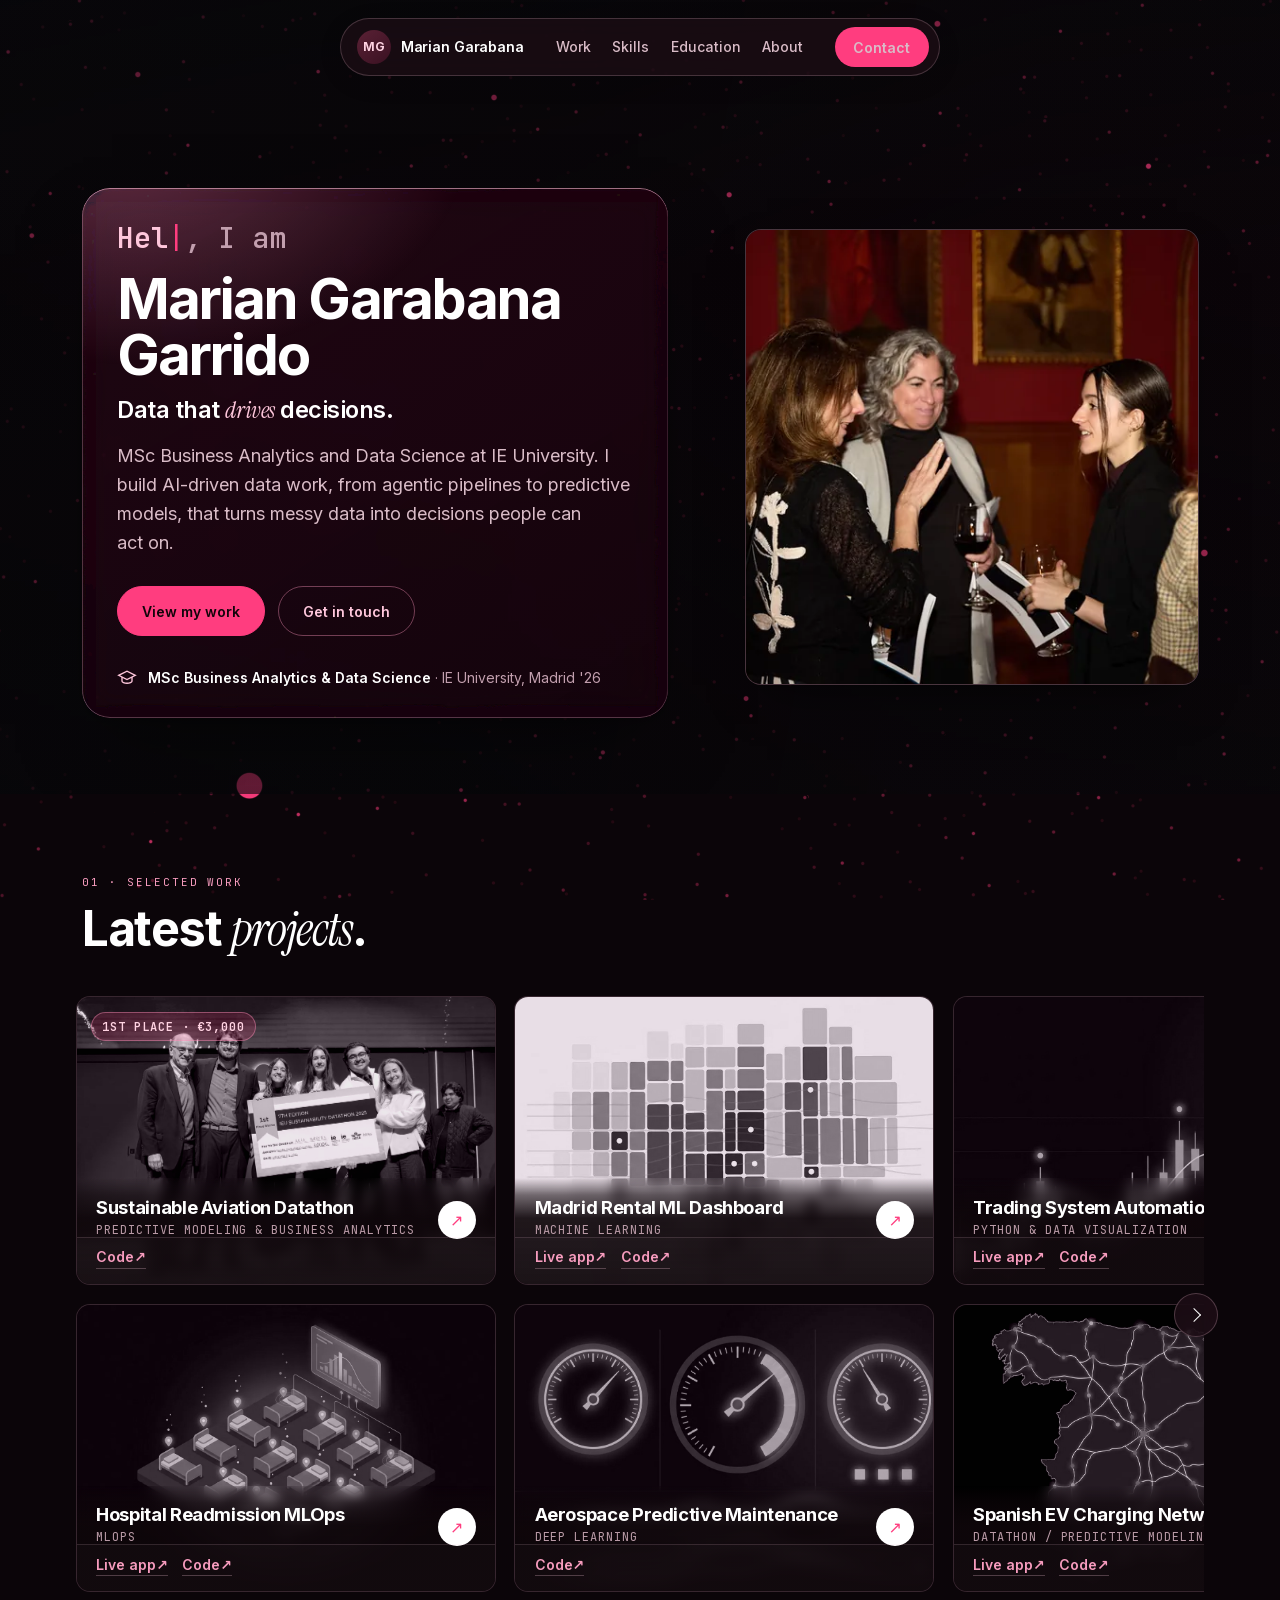
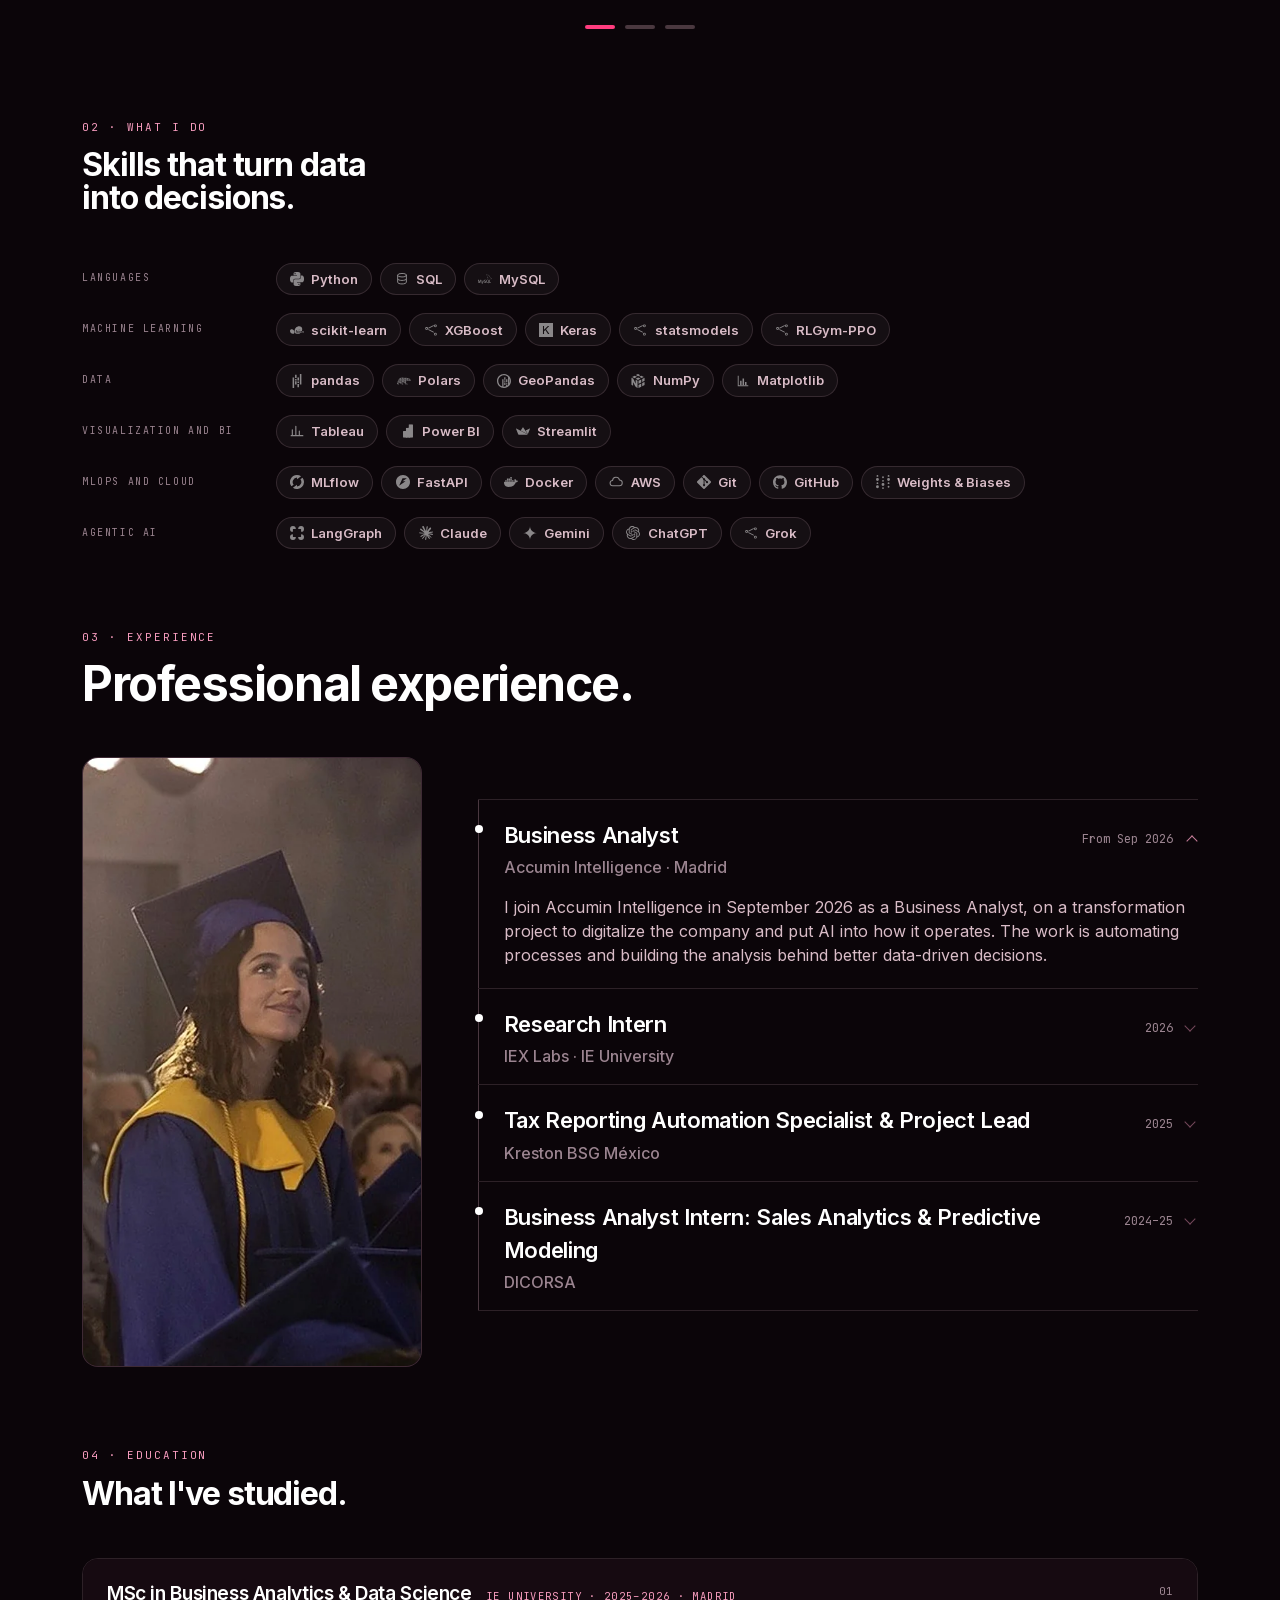
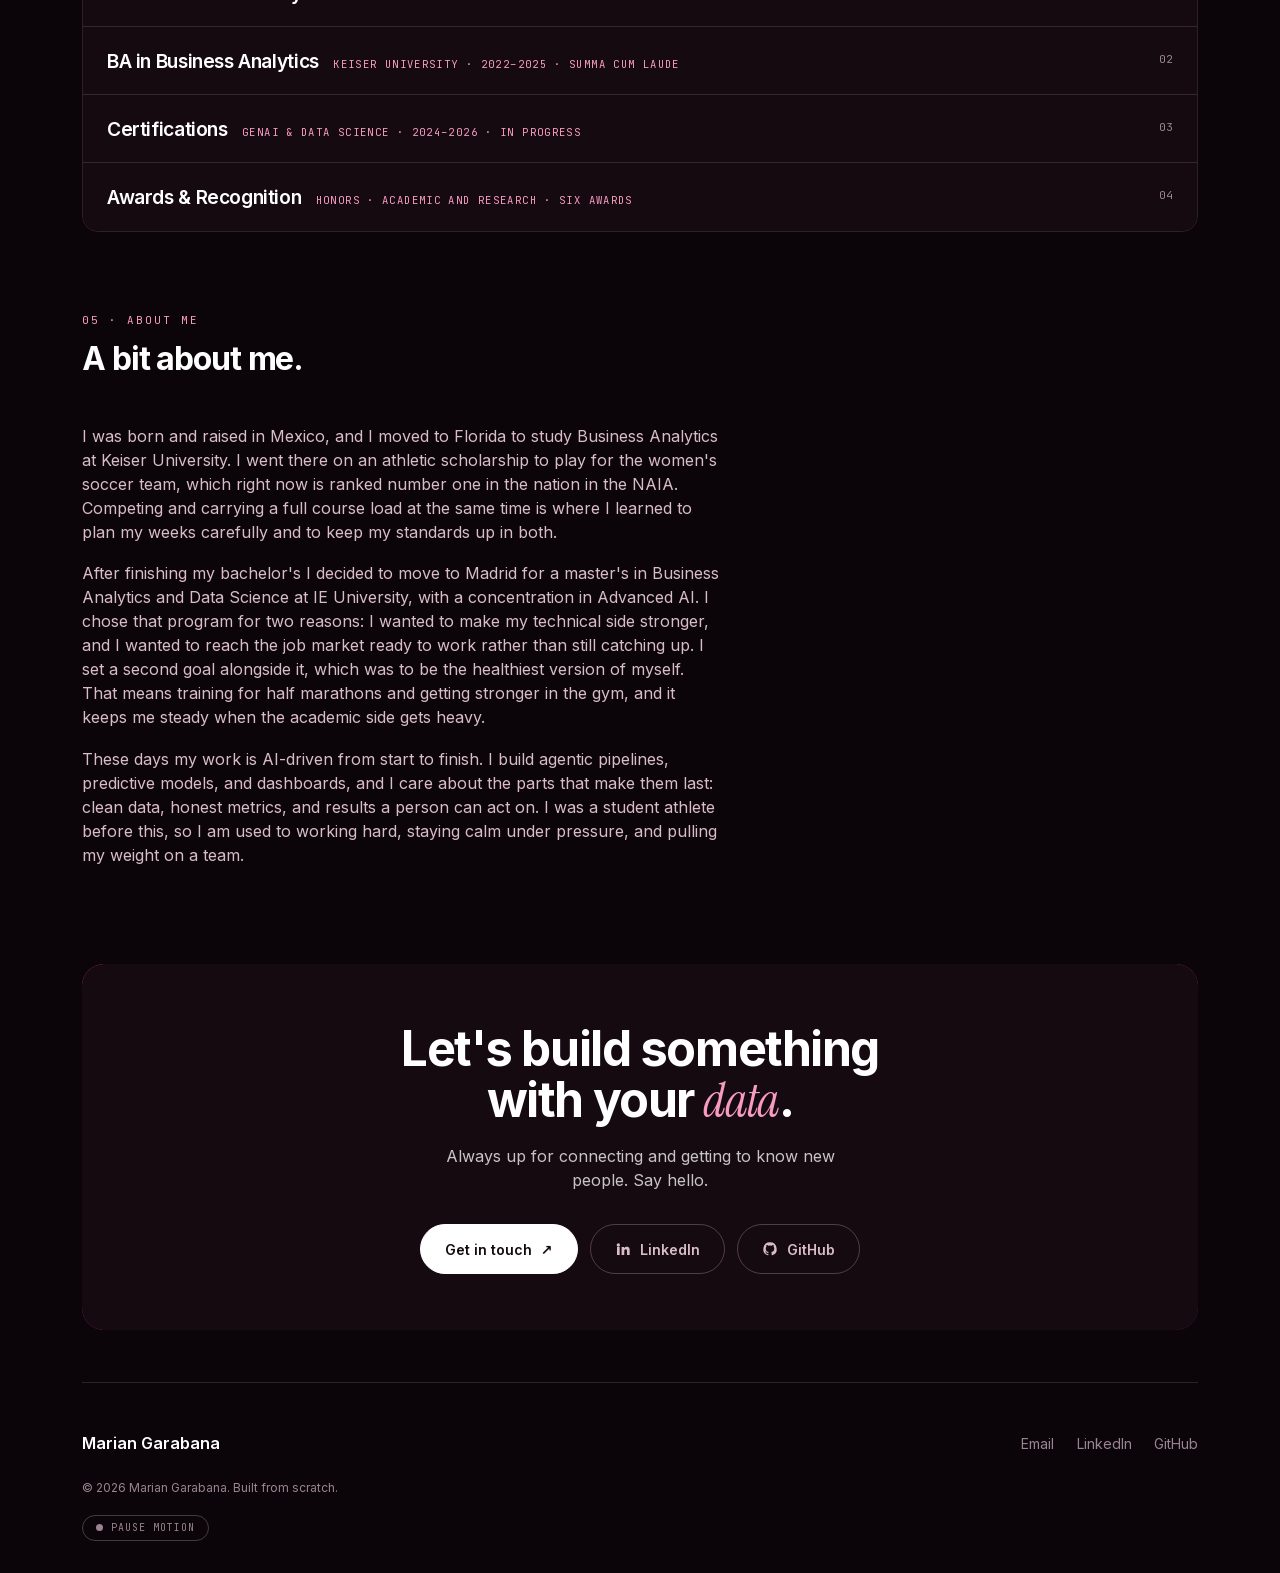
<file: index.html>
<!DOCTYPE html>
<html lang="en">
<head>
<meta charset="UTF-8" />
<meta name="viewport" content="width=device-width, initial-scale=1.0" />
<title>Marian Garabana · Data Scientist & Business Analytics</title>
<meta name="description" content="Portfolio of Marian Garabana, MSc Business Analytics &amp; Data Science at IE University, Madrid. Machine learning, forecasting, dashboards, and agentic AI projects with live demos." />
<meta name="author" content="Marian Garabana" />
<link rel="canonical" href="https://mariangarabana.github.io/" />
<link rel="icon" href="favicon.svg" type="image/svg+xml" />
<meta name="theme-color" content="#F3F2EE" />
<meta property="og:type" content="website" />
<meta property="og:title" content="Marian Garabana · Data Scientist &amp; Business Analytics" />
<meta property="og:description" content="Portfolio of Marian Garabana, MSc Business Analytics &amp; Data Science at IE University, Madrid. Machine learning, forecasting, dashboards, and agentic AI projects with live demos." />
<meta property="og:url" content="https://mariangarabana.github.io/" />
<meta property="og:image" content="https://mariangarabana.github.io/assets/og-cover.png" />
<meta property="og:image:width" content="1200" />
<meta property="og:image:height" content="630" />
<meta property="og:site_name" content="Marian Garabana" />
<meta name="twitter:card" content="summary_large_image" />
<meta name="twitter:title" content="Marian Garabana · Data Scientist &amp; Business Analytics" />
<meta name="twitter:description" content="Portfolio of Marian Garabana, MSc Business Analytics &amp; Data Science at IE University, Madrid. Machine learning, forecasting, dashboards, and agentic AI projects with live demos." />
<meta name="twitter:image" content="https://mariangarabana.github.io/assets/og-cover.png" />
<link rel="preload" as="font" type="font/woff2" href="assets/fonts/inter-latin-var.woff2" crossorigin />
<link rel="stylesheet" href="styles.css" />
<!-- Additive motion layer. Delete this line and the three script tags before </body> to revert. -->
<link rel="stylesheet" href="enhance.css" />
<script type="application/ld+json">
{
  "@context": "https://schema.org",
  "@type": "Person",
  "name": "Marian Garabana",
  "email": "mailto:marian.garabana@gmail.com",
  "jobTitle": "Data Scientist",
  "url": "https://mariangarabana.github.io/",
  "image": "https://mariangarabana.github.io/assets/og-cover.png",
  "sameAs": [
    "https://www.linkedin.com/in/marian-garabana-garrido",
    "https://github.com/MarianGarabana"
  ],
  "alumniOf": [
    { "@type": "CollegeOrUniversity", "name": "IE University" },
    { "@type": "CollegeOrUniversity", "name": "Keiser University" }
  ],
  "knowsAbout": ["Machine Learning", "Business Analytics", "Data Science", "Python", "SQL", "Tableau", "Power BI", "Streamlit", "MLOps"]
}
</script>
<style>
/* ============================================================================
   INDEX: dark crimson canvas.
   Palette derived from the hero footage, not picked by eye. It was measured off
   hero-matrix.mp4, which ran here from Aug 11 to Aug 17 2026: a crimson->rose
   ramp on near-black, #5F0928 (344 deg), #772041 (340), #9C4064 (338), no violet
   end, darkest family #050001. The footage is retired, in assets/_to_delete/,
   and the PixelSnow canvas is the background now, but these values stay: they
   are what every text color below was measured against on the #0B0509 canvas.
   Scoped to this page: project pages keep their own canvases for now.
   ========================================================================== */
body.idx-dark{
  --bg:#0B0509;
  --surface:#160A11;
  --surface2:#1E0F17;
  --ink:#FFFFFF;            /* 20.19 on canvas */
  --ink-soft:#D9BCC7;       /* 12.3  dusty rose, NOT neutral gray: this is what
                               stops it reading as "black page, white text"    */
  --muted:#9B8490;          /*  5.86 */
  --border:rgba(255,205,222,.14);
  --border2:rgba(255,205,222,.26);
  --accent:#FF3D7F;         /*  5.99 large text and marks only, never body     */
  --accent-soft:#F79CBE;    /* 10.05 links and small accented text             */
  color-scheme:dark;
}
body.idx-dark{background:var(--bg);color:var(--ink)}

/* ---- hero: tinted glass (variant B) ---- */
#hero.vhero{min-height:clamp(600px,86vh,860px)}
.hero-panel{max-width:min(720px,58%);padding:2.1rem 2.2rem 1.9rem;
  --lg-tint-1:rgba(74,10,34,.34);--lg-tint-2:rgba(30,3,14,.52);--lg-sat:185%}
/* rim light is pink rather than white, so the glass belongs to the footage */
.hero-panel .lg-fx::after{
  background:radial-gradient(130% 90% at 6% -8%,rgba(255,150,190,.30),rgba(255,150,190,0) 46%);
  box-shadow:inset 0 1px 0 rgba(255,190,215,.58),inset 1px 0 0 rgba(255,190,215,.26),
             inset -1px 0 0 rgba(255,190,215,.15),inset 0 -1px 0 rgba(255,190,215,.28)}
.hero-panel .hero-h1{color:#fff;font-size:clamp(2.3rem,4.4vw,3.5rem);line-height:1.0;
  letter-spacing:-.035em;margin:0}
/* the tagline keeps the serif italic: it was the signature of the old headline
   and it is the only place on this page that face still appears */
.hero-panel .hero-tag{margin:.85rem 0 0;color:#fff;font-weight:600;
  font-size:clamp(1.15rem,1.85vw,1.55rem);line-height:1.15;letter-spacing:-.02em}
.hero-panel .hero-tag em{font-family:var(--serif);font-style:italic;font-weight:400;
  color:#FFC7DC}
.hero-panel .hero-sub{color:#D9BCC7;margin-top:1.1rem}
.hero-panel .hero-actions{margin-top:1.8rem}
.hero-panel .btn-primary{background:#FF3D7F;border-color:#FF3D7F;color:#12040A}
.hero-panel .btn-primary:hover{background:#FF5E93;border-color:#FF5E93}
.hero-panel .btn-ghost{color:#FFC7DC;border-color:rgba(255,150,190,.45);background:transparent}
.hero-panel .btn-ghost:hover{background:rgba(255,61,127,.14);border-color:rgba(255,150,190,.7)}
.hero-panel .hero-cred{margin-top:1.9rem;color:#C29FAE}
.hero-panel .hero-cred b{color:#fff}
.hero-panel .hero-cred svg{stroke:#FFC7DC}
@media(max-width:900px){ .hero-panel{max-width:100%} }
@media(max-width:720px){ .hero-panel{padding:1.5rem 1.4rem 1.4rem} }

/* ============================================================================
   HERO COLLAGE
   Three boxes beside the name. Positions and sizes are the measured percentages
   from Marian's layout screenshot (702x724 frame): A 6.4%/7.5%, B 55.1%/22.0%,
   C 8.4%/56.1%, each ~39% wide. The frame keeps that aspect via aspect-ratio, so
   the arrangement holds at every size and only one number, the width, changes.

   Hidden below 1000px. Three boxes at 39% of a phone's width are thumbnails, and
   the hero already has to fit a headline, a tagline, a paragraph and two buttons.
   ========================================================================== */
.hero-collage{display:none}
@media(min-width:1000px){
  .vhero-in{display:flex;align-items:center;gap:clamp(1.75rem,3.4vw,3rem)}
  .hero-panel{flex:1 1 auto;min-width:0;max-width:660px}
  /* The collage bleeds into the page gutter rather than eating the panel. The
     hero is full-bleed (100vw) while .vhero-in is capped at --max, so on a wide
     screen there is dead margin either side. This claims it, up to 110px, and
     clamps to 0 the moment the viewport is narrower than --max, so nothing ever
     hangs off the right edge. The panel's LEFT edge is untouched, which matters:
     it lines up with "01 Selected work" and everything below it. */
  .hero-collage{display:block;flex:0 0 auto;position:relative;
    width:clamp(340px,40vw,600px);aspect-ratio:702/724;
    margin-right:calc(-1 * clamp(0px,(100vw - var(--max)) / 2 - 24px,110px))}
}
.hcol{position:absolute;border-radius:16px;overflow:hidden;
  border:1px solid rgba(255,205,222,.22);
  background:#160A11;
  box-shadow:0 22px 50px -22px rgba(0,0,0,.65),0 0 0 1px rgba(0,0,0,.18)}
/* ONE frame, Aug 17 2026. Three boxes at 39% each became a single box holding
   all ten photos, cycling at 1.5s. Sized to the span the three used to
   occupy rather than to any one of them, so the collage's footprint in the
   hero is unchanged and only the number of frames drops. Portraits and
   landscapes both land in it, which is what object-fit:cover is doing. */
.hcol-solo{left:6.4%;top:7.5%;width:88.7%;height:86.3%}
.hcol img{position:absolute;inset:0;width:100%;height:100%;object-fit:cover;
  opacity:0;transform:scale(1.05);
  transition:opacity .62s var(--ease),transform .9s var(--ease)}
/* .on is the visible frame. The script moves it; CSS never picks a winner, so
   with the script blocked the first image of each box simply stays. */
.hcol img.on{opacity:1;transform:scale(1)}
/* Faces sit high in the portraits and centered in the landscapes. */
.hcol img[src*="a3-munich"],.hcol img[src*="b1-soccer"],
.hcol img[src*="b3-senior-day"],
.hcol img[src*="b4-race"]{object-position:50% 32%}
.hcol img[src*="a1-ie-ceremony"]{object-position:70% 50%}
@media(prefers-reduced-motion:reduce){
  .hcol img{transition:none;transform:none}
  .hcol img.on{transform:none}
}

/* ---- nav + floating pill on a dark canvas ---- */
.idx-dark .nav,.idx-dark .nav.scrolled,.idx-dark .float-pill{
  background:rgba(30,14,22,.72);border-color:rgba(255,205,222,.20);
  -webkit-backdrop-filter:blur(18px) saturate(160%);backdrop-filter:blur(18px) saturate(160%)}
.idx-dark .nav a,.idx-dark .nav-links a{color:#D9BCC7}
.idx-dark .nav a:hover,.idx-dark .nav-links a:hover{color:#fff}
.idx-dark .nav .brand,.idx-dark .nav b{color:#fff}
.idx-dark .nav-cta{background:#FF3D7F;border-color:#FF3D7F;color:#12040A}
.idx-dark .nav-ava{background:linear-gradient(140deg,#5A2135,#3A1122);color:#FFD3E2}
.idx-dark .nav-burger span{background:#F0D5DF}
.idx-dark .float-pill .fp-txt b{color:#fff}
.idx-dark .float-pill .fp-txt span{color:#B99AA6}
.idx-dark .float-pill .fp-ico{color:#FF3D7F}

/* ============================================================================
   01 SELECTED WORK: two-row scroll rail
   Two rows rather than one, so a single horizontal position shows twice as many
   projects and there is half as far to scroll. grid-auto-flow:column with two
   template rows fills top-then-bottom, then moves right, so ten cards become
   five columns.

   Below 720 it collapses to one row: two stacked cards on a 390px screen are
   about 150px tall each and the title and the metric stop being readable.
   ========================================================================== */
.proj-grid{display:grid;grid-auto-flow:column;
  /* styles.css still says grid-template-columns:repeat(2,1fr) for the old
     two-column grid. grid-auto-columns only sizes IMPLICIT tracks, so leaving
     that in place made columns 1 and 2 fr-sized and only 3 onward 420px: the
     rail measured 1350 wide instead of 2174. Explicitly clear it. */
  grid-template-columns:none;grid-template-rows:repeat(2,auto);
  grid-auto-columns:min(420px,84vw);gap:1.15rem;
  overflow-x:auto;overscroll-behavior-x:contain;scroll-snap-type:x mandatory;
  /* overflow-x:auto forces overflow-y to auto too, which would clip the cards'
     hover lift and focus ring. Padding gives them room, negative margin takes
     the space back out of the layout. */
  padding:6px 6px 8px;margin:-6px -6px -8px;
  scrollbar-width:none;-ms-overflow-style:none}
.proj-grid::-webkit-scrollbar{display:none}
.proj{scroll-snap-align:start}
/* The card is 420 wide here against 575 in the old two-column grid, so the meta
   block's clearance for the foot row comes down with it. The proof figure came
   out on Aug 19, so the foot is one links row and the clearance halves. */
.proj-meta{padding:1.1rem 1.2rem 2.8rem}
.proj-meta h3{font-size:1.15rem;line-height:1.25}
.proj-foot{padding:0 1.2rem .95rem}
/* styles.css hides .proj-links below 820. With the proof figure gone the foot
   has nothing left to show there, so it goes too rather than sitting as an
   empty bordered strip, and the meta drops to the card floor. Matching her 820
   breakpoint rather than inventing a second one. */
@media(max-width:820px){
  .proj-foot{display:none}
  .proj-meta{padding:1.05rem 1.15rem 1.15rem}
}
@media(max-width:720px){
  .proj-grid{grid-template-columns:none;grid-template-rows:auto;grid-auto-columns:min(420px,86vw)}
}

/* ---- 01 selected work ---- */
.idx-dark .eyebrow{color:#F79CBE}
.idx-dark .sec-title{color:#fff}
.idx-dark .proj{background:var(--surface);border-color:var(--border)}
.idx-dark .proj:hover{box-shadow:0 26px 60px -28px rgba(255,61,127,.34)}
/* the meta strip was a white-to-transparent scrim built for light thumbnails */
.idx-dark .proj-meta{background:linear-gradient(to top,
  rgba(14,6,10,.96) 0%,rgba(14,6,10,.92) 62%,rgba(14,6,10,.55) 84%,rgba(14,6,10,0) 100%)}
.idx-dark .proj-meta h3{color:#fff}
.idx-dark .proj-meta p{color:#B99AA6}
.idx-dark .proj-arrow{color:#FF3D7F}
.idx-dark .proj-badge{background:rgba(255,61,127,.18);border:1px solid rgba(255,150,190,.42);color:#FFD3E2}
.idx-dark .proj-foot{border-top:1px solid var(--border);background:rgba(255,255,255,.02)}
.idx-dark .proj-link{color:#F79CBE}
.idx-dark .proj-link:hover{color:#fff}
/* the art thumbnails were drawn for a cream page: seat them on the dark canvas */
.idx-dark .proj-thumb{background:#120810}
.idx-dark .proj-thumb img{opacity:.92;mix-blend-mode:luminosity;filter:saturate(.85) contrast(1.04)}
.idx-dark .proj:hover .proj-thumb img{opacity:1;mix-blend-mode:normal;filter:none}

/* ---- 02 skills ---- */
.idx-dark #services .sec-title{color:#fff}
.idx-dark .btn-ghost{color:#FFC7DC;border-color:rgba(255,150,190,.40)}
.idx-dark .btn-ghost:hover{background:rgba(255,61,127,.14)}
.idx-dark .btn-primary{background:#FF3D7F;border-color:#FF3D7F;color:#12040A}
/* the portrait was 425px in a 735px column, leaving a hole. Taller crop rather
   than a second photo: the image already exists and one more stock-ish picture
   is exactly the thing the audit flagged. Sticky so it stays with the reader. */
.idx-dark .about-photo{position:sticky;top:calc(var(--nav-h) + 2rem);
  aspect-ratio:340/610}
.idx-dark .about-photo img{object-position:50% 26%}
@media(max-width:900px){ .idx-dark .about-photo{position:static;aspect-ratio:4/5} }

/* work history: collapsed by default, same interaction as the education cards.
   Collapsing also fixes the 634px of dead column that opened up under the photo
   when the Advanced Tech Track entry moved out. */
.wh-btn{all:unset;box-sizing:border-box;display:flex;width:100%;cursor:pointer;
  align-items:baseline;justify-content:space-between;gap:1rem;padding:1.2rem 0 1rem}
.wh-btn:focus-visible{outline:2px solid var(--accent,var(--ink));outline-offset:3px;border-radius:6px}
.wh-rt{display:flex;align-items:center;gap:.7rem;flex:none}
.wh-chev{width:14px;height:14px;position:relative;opacity:.45;
  transition:transform .35s var(--ease),opacity .35s var(--ease)}
.wh-chev::before{content:'';position:absolute;top:1px;left:2px;width:7px;height:7px;
  border-right:1.6px solid currentColor;border-bottom:1.6px solid currentColor;
  transform:rotate(45deg)}
.wh-item.open .wh-chev{transform:rotate(180deg);opacity:.8}
.wh-panel{max-height:0;overflow:hidden;transition:max-height .5s var(--ease)}
.wh-panel p{padding:0 0 1.3rem}
.idx-dark .wh-btn:hover .ro{color:#FFC7DC}
.idx-dark .wh-chev{color:#F79CBE}
/* 05 About me is text only since Aug 17 2026. The photo carousel that sat in
   the right column was cut, and the grid and the .pcar theme overrides that
   only existed to dress it went with it. .aboutme .body p in styles.css already
   caps the measure at 40rem, so the column needs no layout of its own. */

/* ============================================================================
   HERO GREETING
   Replaced the "AI-Driven Data Science" badge on Aug 11 2026. The
   .hero-panel .hero-badge override went with it. The base .hero-badge rule in
   styles.css stays: the project pages still use it.

   THE TAIL TRAVELS WITH THE CARET. ", I am" sits directly after the cursor and
   moves on every keystroke, which is what the reference site does and what
   Marian asked for on the second pass.

   Reserving a fixed 8.4ch for the word was built first, on the theory that a
   still tail was calmer. It is not: the caret then floats in the middle of a
   gap and every word shorter than "Bonjour" leaves a hole before the comma,
   which reads as a layout bug rather than as a terminal. Marian called it, and
   she was right. Do not re-add min-width here.

   The cursor only appears once the script has turned typing on. A blinking
   caret next to text that is never going to change is a lie about the UI.
   ========================================================================== */
.hero-hi{margin:0 0 1.05rem}
.hero-hi .hi-line{display:flex;align-items:baseline;font-family:var(--mono);
  font-size:clamp(1.25rem,2.2vw,1.85rem);font-weight:500;letter-spacing:-.005em;
  line-height:1.15}
.hero-hi .hi-slot{display:inline-block;flex:none;white-space:pre}
.hero-hi .hi-word{color:#FFC7DC;font-weight:600}
.hero-hi .hi-cursor{display:inline-block;color:#FF3D7F;font-weight:400;opacity:0}
.hero-hi .hi-tail{color:#C29FAE}
/* typed.js blinks its caret at .7s on a step timing function. Same here, so the
   caret reads as a terminal caret and not as a fading glow. */
.hero-hi .hi-line.typing .hi-cursor{opacity:1;animation:hiCaret .7s step-end infinite}
@keyframes hiCaret{0%,100%{opacity:1}50%{opacity:0}}
/* Resting state, not a frozen keyframe: the base style is already the readable
   one, so killing the animation leaves "Hola, I am" on screen rather than an
   empty box with a caret in it. That is the trap written up in CLAUDE.md. */
@media(prefers-reduced-motion:reduce){
  .hero-hi .hi-line.typing .hi-cursor{animation:none;opacity:0}
}
@media(max-width:720px){ .hero-hi .hi-line{font-size:1.2rem} }

/* ============================================================================
   02 SKILLS: tech stack grid
   Category label in a fixed left column, pills wrapping in the right. Below
   720px the label stacks above its own row instead of eating half the width.

   The pills are not interactive and carry no href, so the hover is decoration
   and the 24px target floor does not apply to them. They still clear it.
   ========================================================================== */
.stack{display:flex;flex-direction:column;gap:1.15rem;margin-top:2.6rem}
.stack-row{display:grid;grid-template-columns:170px minmax(0,1fr);gap:1.5rem;
  align-items:start}
.stack-cat{margin:0;padding-top:.55rem;font-family:var(--mono);font-size:.62rem;
  letter-spacing:.16em;text-transform:uppercase;color:var(--muted)}
.stack-pills{display:flex;flex-wrap:wrap;gap:.5rem;list-style:none;margin:0;padding:0}
.stack-pills li{display:inline-flex;align-items:center;gap:.45rem;
  padding:.44rem .82rem;border:1px solid var(--border);border-radius:100px;
  background:rgba(255,255,255,.045);color:var(--ink-soft);
  font-size:.82rem;font-weight:600;line-height:1.25;
  transition:background .18s var(--ease),border-color .18s var(--ease),color .18s var(--ease)}
.stack-pills li:hover{background:rgba(255,61,127,.13);
  border-color:rgba(255,150,190,.42);color:#fff}
/* Simple Icons ship with no fill, so they paint currentColor black. On this
   canvas that makes them vanish. brightness(0) invert(1) forces a white
   silhouette; opacity carries the hover, never the fill. */
.stack-pills img{width:14px;height:14px;flex:none;object-fit:contain;
  filter:brightness(0) invert(1);opacity:.5;transition:opacity .18s var(--ease)}
.stack-pills li:hover img{opacity:1}
@media(max-width:720px){
  .stack{gap:1.5rem}
  .stack-row{grid-template-columns:1fr;gap:.6rem}
  .stack-cat{padding-top:0}
}

/* ============================================================================
   04 EDUCATION: hover-expand rows
   Replaced the photo-backed rail cards on Aug 13 2026. Measured, those cards
   put 14px body text on a 40-character line in a 277px column, over a
   photograph, with 762 characters crammed into a 238px panel that scrolled
   inside a rail that also scrolled. Four separate reasons to give up reading.

   The row keeps the reveal and moves the photograph out of the text's way. The
   left two thirds is a solid surface, the right third is the plate. Measure
   goes to 62 characters, nothing sits on an image, both scrolls are gone, and
   the detail is complete rather than clipped.

   Ported from the unlumen UI Hover Expand component, which is React, Tailwind
   and Motion and so cannot be installed into this repo. Its numbers are kept
   exactly: 68px collapsed, 340 expanded, a spring at stiffness 280, damping 32,
   mass 0.9, the plate easing in from the edge, inactive rows to .38 opacity,
   the detail sliding from -8px after a 120ms delay.

   OPEN BY DEFAULT. Every row is fully expanded in this CSS and only collapses
   once the script adds .js to .hx, so with JS blocked the whole section reads.
   That is the same rule the cards it replaced followed, and the rule in
   CLAUDE.md about never gating content behind script.
   ========================================================================== */
.rail-wrap{position:relative}

.hx{border:1px solid var(--border);border-radius:16px;overflow:hidden;
  margin-top:2.6rem}
.hx-row{position:relative;isolation:isolate;overflow:hidden;
  background:var(--surface);border-bottom:1px solid var(--border)}
.hx-row:last-child{border-bottom:0}
.hx-row--nomedia{background:linear-gradient(120deg,#1E0F17,#120711)}

/* The plate. transform, not width: same travel, no second layout property in
   an animation that already owns height. */
.hx-plate{position:absolute;top:0;right:0;bottom:0;width:34%;z-index:0;
  overflow:hidden;pointer-events:none}
.hx-plate img{width:100%;height:100%;object-fit:cover;
  filter:saturate(.82) contrast(1.02)}
/* The seam. Without it the photograph starts at a hard vertical edge halfway
   through the row, which reads as two pages rather than one. */
.hx-plate::after{content:'';position:absolute;inset:0;
  background:linear-gradient(to right,var(--surface),rgba(22,10,17,.55) 26%,
    rgba(22,10,17,0) 62%)}
.hx-row--nomedia .hx-plate{background:radial-gradient(circle at 70% 40%,
  rgba(255,61,127,.20),rgba(255,61,127,0) 66%)}
.hx-row--nomedia .hx-plate::after{display:none}

.hx-in{position:relative;z-index:2;height:100%;padding:0 1.5rem;
  display:flex;flex-direction:column;justify-content:flex-start}

/* EXACTLY the collapsed height, and flex:none. The detail below it is only
   hidden with opacity, so it is still in flow; if this row could shrink or the
   column centered its overflow, the title would be pushed out through the top
   edge of a 68px box and clipped away. Pinning the head and letting the detail
   overflow downward is what keeps the collapsed row showing its title. */
.hx-head{all:unset;box-sizing:border-box;display:flex;align-items:baseline;
  align-content:center;flex-wrap:wrap;gap:.9rem;width:100%;height:68px;flex:none;
  padding-right:36%;cursor:pointer}
.hx-head:focus-visible{outline:2px solid var(--accent,var(--ink));outline-offset:-3px;
  border-radius:8px}
.hx-title{font-size:clamp(1.05rem,1.5vw,1.28rem);font-weight:600;
  letter-spacing:-.02em;color:#fff}
.hx-meta{font-family:var(--mono);font-size:.66rem;letter-spacing:.13em;
  text-transform:uppercase;color:#F79CBE}
.hx-idx{position:absolute;top:24px;right:1.5rem;z-index:3;font-family:var(--mono);
  font-size:.7rem;color:var(--muted)}

.hx-body{padding-right:36%;padding-bottom:1.6rem}
.hx-list{list-style:none;margin:.85rem 0 0;padding:0;display:grid;gap:.45rem;
  max-width:64ch}
.hx-list li{position:relative;padding-left:1.05rem;font-size:var(--t-2);
  line-height:1.55;color:#C7AAB6}
.hx-list li::before{content:'';position:absolute;left:0;top:.62em;width:8px;
  height:1.5px;background:var(--accent)}
.hx-tags{display:flex;flex-wrap:wrap;gap:.4rem;margin-top:.9rem}
.hx-tags span{font-family:var(--mono);font-size:.66rem;padding:.28rem .6rem;
  border:1px solid var(--border);border-radius:100px;color:#B99AA6}

/* Collapsed state. Applied by script only. The inline styles the spring writes
   every frame override all three of these. */
.hx.js .hx-row{height:68px}
.hx.js .hx-body{opacity:0;transform:translateX(-8px)}
.hx.js .hx-plate{opacity:0;transform:translateX(100%)}

/* Below 760 the plate is about 130px wide, which is too narrow for a
   photograph to read as anything, and a hover row on a touch screen is a tap
   target pretending to be a hover. So the plate goes, the reserved gutter goes
   with it, and every row is simply open. */
@media(max-width:760px){
  .hx-plate{display:none}
  .hx-head{height:auto;padding:1.15rem 0 .35rem;padding-right:2.5rem}
  .hx-body{padding-right:0}
  .hx.js .hx-row{height:auto!important}
  .hx.js .hx-body{opacity:1!important;transform:none!important}
  .hx-idx{top:1.25rem;right:1.25rem}
  .hx-in{padding:0 1.25rem}
}
@media(prefers-reduced-motion:reduce){
  .hx-row,.hx-body,.hx-plate{transition:none!important}
}

/* ---- rail controls ---- */
/* Hidden until the script wires them, same rule as the plus button: never a
   control that does nothing. The rail still scrolls without them. */
.rail-nav,.rail-dots{display:none}
.rail-wrap.js .rail-nav{display:grid}
.rail-wrap.js .rail-dots{display:flex}
.rail-nav{position:absolute;top:calc(50% - 22px);z-index:5;
  width:44px;height:44px;padding:0;border-radius:50%;cursor:pointer;
  -webkit-appearance:none;appearance:none;place-items:center;
  background:rgba(30,14,22,.82);border:1px solid rgba(255,205,222,.24);
  -webkit-backdrop-filter:blur(14px) saturate(150%);
          backdrop-filter:blur(14px) saturate(150%);
  transition:background .2s var(--ease),border-color .2s var(--ease),opacity .2s var(--ease)}
.rail-nav:hover{background:rgba(255,61,127,.30);border-color:rgba(255,150,190,.55)}
.rail-nav:focus-visible{outline:2px solid #FFC7DC;outline-offset:3px}
.rail-nav::before{content:'';width:9px;height:9px;
  border-top:1.8px solid #fff;border-right:1.8px solid #fff}
.rail-nav.prev{left:-20px}
.rail-nav.prev::before{transform:translateX(2px) rotate(-135deg)}
.rail-nav.next{right:-20px}
.rail-nav.next::before{transform:translateX(-2px) rotate(45deg)}
.rail-wrap.js .rail-nav[disabled]{opacity:0;pointer-events:none}
@media(max-width:900px){ .rail-wrap.js .rail-nav{display:none} }

.rail-dots{justify-content:center;gap:.35rem;margin-top:1.4rem}
/* The visible mark is 32x4, which is nowhere near the 24px floor, so the button
   itself is 24px tall and the mark is a pseudo-element inside it. */
.rail-dots button{position:relative;width:34px;height:24px;padding:0;border:0;
  background:none;cursor:pointer;-webkit-appearance:none;appearance:none}
.rail-dots button::before{content:'';position:absolute;left:2px;right:2px;top:10px;
  height:4px;border-radius:2px;background:rgba(255,205,222,.26);
  transition:background .2s var(--ease)}
.rail-dots button:hover::before{background:rgba(255,205,222,.5)}
.rail-dots button[aria-current="true"]::before{background:#FF3D7F}
.rail-dots button:focus-visible{outline:2px solid #FFC7DC;outline-offset:2px;border-radius:6px}

/* ============================================================================
   PIXEL SNOW BACKGROUND
   Added Aug 17 2026. Drifting flakes behind the whole page, hero included.
   Ported from react-bits PixelSnow (JS-CSS). That component is React plus
   three.js, which this repo does not ship; three was only being used to put one
   fragment shader on a fullscreen quad, so the shader is kept and the wrapper
   is 90 lines of raw WebGL2 instead. Nothing installed, no dependency added.
   Do NOT run `npx shadcn add` for it: components.json points `tailwind.css` at
   the real styles.css and the component drags in three@0.180.

   IT IS THE HERO BACKGROUND TOO, since Aug 17 2026. hero-matrix.mp4 and its
   poster were removed and #hero's own opaque #0c0e11 turned off, so the fixed
   canvas shows through the hero the same way it shows through everything else.
   That is 1.4 MB less on the homepage and one fewer element competing with the
   glass panel. The .vhero-veil gradients stay and now double as the scrim that
   keeps flakes from running under the headline.

   The canvas is fixed at z-index -1, so it sits above the page background and
   below every piece of in-flow content. Nothing on the page needs a stacking
   change for that to hold; the one requirement is that no section paints an
   opaque background of its own, which none of them does.

   FULL RESOLUTION SINCE Aug 17 2026. The pixel-grid look is gone at her
   request: the canvas renders at device resolution (capped at 2x), the shader's
   quantiser is fed the backing width so it never buckets a fragment, and each
   flake gets an antialiased rim so it reads as a round dot rather than a
   square. Costs roughly 9x the fragments at 1440, 36x on a retina panel, which
   is what the 2x cap and the two pause paths are protecting.
   ========================================================================== */
/* The #snowBg rules moved to styles.css on Aug 17 2026, when the project pages
   took the same background. Only the index-specific rule is left here.
   styles.css paints every .vhero #0c0e11 for the pages that still run a video
   behind it. This hero has no video any more, so it hands the background back
   to the canvas. Scoped to #hero so the shared rule is untouched. */
#hero.vhero{background:transparent}
</style>
</head>
<body class="idx-dark">
<a class="skip-link" href="#main">Skip to content</a>
<canvas id="snowBg" aria-hidden="true"></canvas>

<!-- ================= NAV ================= -->
<div class="nav-outer" id="navOuter">
  <nav class="nav" id="nav" aria-label="Main navigation">
    <div class="nav-brand">
      <div class="nav-ava" id="navAva">MG</div>
      <span class="nav-name">Marian Garabana</span>
    </div>
    <div class="nav-links">
      <a href="#projects">Work</a>
      <a href="#services">Skills</a>
      <a href="#education">Education</a>
      <a href="#about">About</a>
    </div>
    <a href="#contact" class="nav-cta">Contact</a>
    <button class="nav-burger" id="burger" aria-label="Open navigation menu" aria-expanded="false"><span></span><span></span><span></span></button>
  </nav>
</div>

<main id="main">
<!-- ================= HERO ================= -->
<section id="hero" class="vhero">
  <!-- The background here is the PixelSnow canvas behind the page, not a video.
       Aug 17 2026: hero-matrix.mp4 and its poster were removed, 1.4 MB of the
       heaviest bytes on the homepage, and the hero canvas made transparent so the
       fixed canvas shows through. The veil stays: it is what seats the type, and
       it now also keeps the flakes from running straight under the headline.
       The .vhero-bg wrapper is kept so the veil holds its place in the stack. -->
  <div class="vhero-bg" aria-hidden="true">
    <div class="vhero-veil"></div>
  </div>
  <div class="vhero-in">
    <div class="lg hero-panel">
      <div class="lg-fx" aria-hidden="true">
        <span class="lg-face"></span>
        <span class="lg-edge t"></span><span class="lg-edge b"></span>
        <span class="lg-edge l"></span><span class="lg-edge r"></span>
      </div>
      <!-- The greeting types itself out and backspaces. Edit the word list in the
           heroHi script near the bottom of this file, not here. "Hola" is the
           resting value: it ships in the markup so the line is never empty
           before the script runs and never empty under reduced motion.

           The animated half is aria-hidden and a static "Hello, I am" sits
           beside it for screen readers. A node whose text changes every 80ms is
           noise in the accessibility tree, and the cursor is a punctuation mark
           that should never be read aloud. -->
      <p class="hero-hi">
        <span class="sr-only">Hello, I am</span>
        <span class="hi-line" id="heroHiLine" aria-hidden="true"><span class="hi-slot"><span class="hi-word" id="heroHi">Hola</span><span class="hi-cursor">|</span></span><span class="hi-tail">, I am</span></span>
      </p>
      <h1 class="hero-h1">Marian Garabana Garrido</h1>
      <p class="hero-tag">Data that <em>drives</em> decisions.</p>
      <p class="hero-sub" id="heroSub">MSc Business Analytics and Data Science at IE University. I build AI-driven data work, from agentic pipelines to predictive models, that turns messy data into decisions people can act on.</p>
      <div class="hero-actions">
        <a href="#projects" class="btn btn-primary">View my work</a>
        <a href="#contact" class="btn btn-ghost">Get in touch</a>
      </div>
      <div class="hero-cred">
        <svg viewBox="0 0 24 24"><path d="M22 10L12 5 2 10l10 5 10-5z"/><path d="M6 12v5c0 1 2.7 2.5 6 2.5s6-1.5 6-2.5v-5"/></svg>
        <span><b>MSc Business Analytics &amp; Data Science</b> · IE University, Madrid '26</span>
      </div>
    </div>

    <!-- ===== HERO COLLAGE =====
         Three boxes whose positions come from the layout screenshot Marian sent,
         measured rather than eyeballed: box A at 6.4%/7.5%, box B at 55.1%/22.0%,
         box C at 8.4%/56.1%, each about 39% of a 702x724 frame. Those numbers are
         the percentages in the CSS below; change them there, not here.

         Grouped by story, not by shape: A is IE and the masters, B is the athlete
         years, C is Keiser. 4 / 4 / 2.

         The whole block is aria-hidden. It is decoration that swaps every two
         seconds, and the alt text of ten photos read out in sequence is noise
         in the accessibility tree. Nothing here is stated only in these images.

         ADDING A PHOTO: drop the webp in assets/me/hero/ and add one <img> to a
         column. The script counts children, so no other change is needed. The
         first <img> in each column carries class="on" and must stay eager; the
         rest are lazy. -->
    <div class="hero-collage" aria-hidden="true">
      <div class="hcol hcol-solo">
        <img class="on" src="assets/me/hero/a1-ie-ceremony.webp" alt="" width="720" height="480" decoding="async">
        <img src="assets/me/hero/b1-soccer.webp" alt="" width="480" height="721" loading="lazy" decoding="async">
        <img src="assets/me/hero/a2-datathon.webp" alt="" width="720" height="480" loading="lazy" decoding="async">
        <img src="assets/me/hero/b2-mexico.webp" alt="" width="852" height="480" loading="lazy" decoding="async">
        <img src="assets/me/hero/c2-keiser-stage.webp" alt="" width="720" height="480" loading="lazy" decoding="async">
        <img src="assets/me/hero/a3-munich.webp" alt="" width="480" height="640" loading="lazy" decoding="async">
        <img src="assets/me/hero/b3-senior-day.webp" alt="" width="480" height="640" loading="lazy" decoding="async">
        <img src="assets/me/hero/c3-keiser-crowd.webp" alt="" width="517" height="480" loading="lazy" decoding="async">
        <img src="assets/me/hero/a4-madrid-event.webp" alt="" width="720" height="480" loading="lazy" decoding="async">
        <img src="assets/me/hero/b4-race.webp" alt="" width="480" height="640" loading="lazy" decoding="async">
      </div>
    </div>
  </div>
</section>

<!-- ================= PROJECTS ================= -->
<section id="projects">
  <div class="wrap">
    <div class="proj-top reveal">
      <div class="sec-head" style="margin-bottom:0">
        <span class="eyebrow">01 · Selected work</span>
        <h2 class="sec-title">Latest <em>projects</em>.</h2>
      </div>
    </div>
    <!-- Two-row scroll rail, same construction as 04 Education. All ten projects
         live here now; the "View all projects" button was removed on Aug 11
         because with a rail it had nothing left to do. Cards fill column-first,
         so reading order is top-left, bottom-left, then right: the datathon
         still lands first. Adding an eleventh project is one more <div>, no
         layout or script change. -->
    <div class="rail-wrap" id="projWrap">
    <button class="rail-nav prev" type="button" aria-label="Previous projects"></button>
    <div class="proj-grid" id="projGrid" tabindex="0" role="group" aria-label="Selected work, scrollable">
      <div class="proj reveal" style="--c1:#e7e9e4;--c2:#ccd2c6"><div class="proj-badge">1st place · €3,000</div><a class="proj-main" href="datathon.html"><div class="proj-thumb"><img src="assets/datathon-team.webp" width="1086" height="725" alt="Aria Mavens winning team" loading="lazy" decoding="async" onerror="this.remove()"></div>
        <div class="proj-meta"><div><h3 style="view-transition-name:vt-datathon">Sustainable Aviation Datathon</h3><p>Predictive Modeling &amp; Business Analytics</p></div><div class="proj-arrow">↗</div></div></a><div class="proj-foot"><div class="proj-links"><a class="proj-link" href="https://github.com/vik01/datathon-2025" target="_blank" rel="noopener">Code <span aria-hidden="true">↗</span></a></div></div></div>
      <div class="proj reveal" style="--c1:#e7e9ea;--c2:#ccd0d3"><a class="proj-main" href="hospital.html"><div class="proj-thumb"><img src="assets/art/hospital.webp" width="1200" height="825" alt="Isometric hospital ward with beds flagged by readmission risk, feeding a monitoring panel" loading="lazy" decoding="async" onerror="this.remove()"></div>
        <div class="proj-meta"><div><h3 style="view-transition-name:vt-hospital">Hospital Readmission MLOps</h3><p>MLOps</p></div><div class="proj-arrow">↗</div></div></a><div class="proj-foot"><div class="proj-links"><a class="proj-link" href="https://hospital-readmission-risk-predictor-pcv7.onrender.com/docs" target="_blank" rel="noopener">Live app <span aria-hidden="true">↗</span></a><a class="proj-link" href="https://github.com/NOSIEMPRE/Hospital-Prediction-System" target="_blank" rel="noopener">Code <span aria-hidden="true">↗</span></a></div></div></div>
      <div class="proj reveal" style="--c1:#e8e9e4;--c2:#cfd2c8"><a class="proj-main" href="madrid.html"><div class="proj-thumb"><img src="assets/art/madrid.webp" width="1024" height="572" alt="Madrid rental district heat map art" loading="lazy" decoding="async" onerror="this.remove()"></div>
        <div class="proj-meta"><div><h3 style="view-transition-name:vt-madrid">Madrid Rental ML Dashboard</h3><p>Machine Learning</p></div><div class="proj-arrow">↗</div></div></a><div class="proj-foot"><div class="proj-links"><a class="proj-link" href="https://madridrentalanalysisapp-mariangarabana.streamlit.app/" target="_blank" rel="noopener">Live app <span aria-hidden="true">↗</span></a><a class="proj-link" href="https://github.com/MarianGarabana/Madrid_Rental_Analysis_StreamlitApp" target="_blank" rel="noopener">Code <span aria-hidden="true">↗</span></a></div></div></div>
      <div class="proj reveal" style="--c1:#e9e7e2;--c2:#d3ccc2"><a class="proj-main" href="aerospace.html"><div class="proj-thumb"><img src="assets/art/aerospace.webp" width="1200" height="825" alt="Aircraft engine health monitoring panel art" loading="lazy" decoding="async" onerror="this.remove()"></div>
        <div class="proj-meta"><div><h3 style="view-transition-name:vt-aerospace">Aerospace Predictive Maintenance</h3><p>Deep Learning</p></div><div class="proj-arrow">↗</div></div></a><div class="proj-foot"><div class="proj-links"><a class="proj-link" href="https://github.com/MarianGarabana/DeepLearning_PredictiveMaintenance" target="_blank" rel="noopener">Code <span aria-hidden="true">↗</span></a></div></div></div>
      <div class="proj reveal" style="--c1:#e7e8ea;--c2:#ccd0d4"><a class="proj-main" href="trading.html"><div class="proj-thumb"><img src="assets/art/trading.webp" width="1200" height="825" alt="Trading system signal chart art" loading="lazy" decoding="async" onerror="this.remove()"></div>
        <div class="proj-meta"><div><h3 style="view-transition-name:vt-trading">Trading System Automation</h3><p>Python &amp; Data Visualization</p></div><div class="proj-arrow">↗</div></div></a><div class="proj-foot"><div class="proj-links"><a class="proj-link" href="https://pythongroupassignment.streamlit.app/" target="_blank" rel="noopener">Live app <span aria-hidden="true">↗</span></a><a class="proj-link" href="https://github.com/MarianGarabana/TradingSystemAutomation" target="_blank" rel="noopener">Code <span aria-hidden="true">↗</span></a></div></div></div>
      <div class="proj reveal" style="--c1:#e6e9e6;--c2:#cbd1cb"><a class="proj-main" href="spain.html"><div class="proj-thumb"><img src="assets/art/spain.webp" width="1200" height="825" alt="Map of Spain showing proposed EV charging stations along interurban corridors, colored by grid status" loading="lazy" decoding="async" onerror="this.remove()"></div>
        <div class="proj-meta"><div><h3 style="view-transition-name:vt-spain">Spanish EV Charging Network</h3><p>Datathon / Predictive Modeling</p></div><div class="proj-arrow">↗</div></div></a><div class="proj-foot"><div class="proj-links"><a class="proj-link" href="https://spanishelectricgrid-datathon-ravistar.streamlit.app/" target="_blank" rel="noopener">Live app <span aria-hidden="true">↗</span></a><a class="proj-link" href="https://github.com/MarianGarabana/SpanishElectricGrid" target="_blank" rel="noopener">Code <span aria-hidden="true">↗</span></a></div></div></div>
      <div class="proj reveal" style="--c1:#e6e7ec;--c2:#c9ccd6"><a class="proj-main" href="titan.html"><div class="proj-thumb"><img src="assets/art/titan.webp" width="1200" height="825" alt="Isometric illustration of an AI orchestrator coordinating specialist agents" loading="lazy" decoding="async" onerror="this.remove()"></div>
        <div class="proj-meta"><div><h3 style="view-transition-name:vt-titan">Titan Operations Sentinel</h3><p>Multi-Agent AI</p></div><div class="proj-arrow">↗</div></div></a><div class="proj-foot"><div class="proj-links"><a class="proj-link" href="https://github.com/ma731/Agentic-AI-for-IT" target="_blank" rel="noopener">Code <span aria-hidden="true">↗</span></a></div></div></div>
      <div class="proj reveal" style="--c1:#e8e7ea;--c2:#d0cdd4"><a class="proj-main" href="rl.html"><div class="proj-thumb"><img src="assets/art/rl.webp" width="1200" height="825" alt="Isometric arena with a rocket-powered car boosting toward a ball along a predicted trajectory" loading="lazy" decoding="async" onerror="this.remove()"></div>
        <div class="proj-meta"><div><h3 style="view-transition-name:vt-rl">Reinforcement Learning Bot</h3><p>Reinforcement Learning</p></div><div class="proj-arrow">↗</div></div></a><div class="proj-foot"><div class="proj-links"><a class="proj-link" href="https://github.com/moanv2/rlgym" target="_blank" rel="noopener">Code <span aria-hidden="true">↗</span></a></div></div></div>
      <div class="proj reveal" style="--c1:#e9e8e2;--c2:#d4cdc4"><a class="proj-main" href="dicorsa.html"><div class="proj-thumb"><img src="assets/art/dicorsa.webp" width="1200" height="825" alt="Isometric beverage distribution network with product platforms at varying heights" loading="lazy" decoding="async" onerror="this.remove()"></div>
        <div class="proj-meta"><div><h3 style="view-transition-name:vt-dicorsa">Beverage Distribution Forecasting</h3><p>Business Analytics Internship</p></div><div class="proj-arrow">↗</div></div></a></div>
      <div class="proj reveal" style="--c1:#e8e8e3;--c2:#d1cfc7"><a class="proj-main" href="cinema.html"><div class="proj-thumb"><img src="assets/art/cinema.svg" alt="Abstract database schema art" width="880" height="605" loading="lazy" decoding="async" onerror="this.remove()"></div>
        <div class="proj-meta"><div><h3>Cinema Chain Database</h3><p>SQL · Database Design</p></div><div class="proj-arrow">↗</div></div></a></div>
    </div>
    <button class="rail-nav next" type="button" aria-label="More projects"></button>
    <div class="rail-dots" id="projDots" role="group" aria-label="Project columns"></div>
    </div>
  </div>
</section>


<!-- ================= SERVICES / SKILLS ================= -->
<section id="services">
  <div class="wrap">
    <div class="sec-head reveal">
      <span class="eyebrow">02 · What I do</span>
      <h2 class="sec-title sub">Skills that turn data<br>into decisions.</h2>
    </div>
    <!-- ===== TECH STACK =====
         Replaced the capability chips and the looping tool marquee on Aug 11
         2026. Those two lists named Python, SQL, Tableau, Power BI and
         Streamlit twice between them; this is one inventory instead.

         EDIT HERE. One <li> per tool, one .stack-row per category. Icons are
         self-hosted in assets/icons/ and painted as monochrome silhouettes by
         CSS, so a Simple Icons SVG with no fill attribute is correct. Tools
         with no brand mark (XGBoost, statsmodels, RLGym-PPO) share
         glyph-model.svg on purpose; do not go looking for their logos.

         Every tool here is named on a project page or in the Advanced Tech
         Track coursework. If you add one that is not, add the evidence to
         FACTS.md first. -->
    <div class="stack reveal">
      <div class="stack-row">
        <p class="stack-cat" id="stk-lang">Languages</p>
        <ul class="stack-pills" aria-labelledby="stk-lang">
          <li><img src="assets/icons/python.svg" alt="" width="14" height="14" loading="lazy" decoding="async">Python</li>
          <li><img src="assets/icons/sql.svg" alt="" width="14" height="14" loading="lazy" decoding="async">SQL</li>
          <li><img src="assets/icons/mysql.svg" alt="" width="14" height="14" loading="lazy" decoding="async">MySQL</li>
        </ul>
      </div>
      <div class="stack-row">
        <p class="stack-cat" id="stk-ml">Machine learning</p>
        <ul class="stack-pills" aria-labelledby="stk-ml">
          <li><img src="assets/icons/scikitlearn.svg" alt="" width="14" height="14" loading="lazy" decoding="async">scikit-learn</li>
          <li><img src="assets/icons/glyph-model.svg" alt="" width="14" height="14" loading="lazy" decoding="async">XGBoost</li>
          <li><img src="assets/icons/keras.svg" alt="" width="14" height="14" loading="lazy" decoding="async">Keras</li>
          <li><img src="assets/icons/glyph-model.svg" alt="" width="14" height="14" loading="lazy" decoding="async">statsmodels</li>
          <li><img src="assets/icons/glyph-model.svg" alt="" width="14" height="14" loading="lazy" decoding="async">RLGym-PPO</li>
        </ul>
      </div>
      <div class="stack-row">
        <p class="stack-cat" id="stk-data">Data</p>
        <ul class="stack-pills" aria-labelledby="stk-data">
          <li><img src="assets/icons/pandas.svg" alt="" width="14" height="14" loading="lazy" decoding="async">pandas</li>
          <li><img src="assets/icons/polars.svg" alt="" width="14" height="14" loading="lazy" decoding="async">Polars</li>
          <li><img src="assets/icons/geopandas.svg" alt="" width="14" height="14" loading="lazy" decoding="async">GeoPandas</li>
          <li><img src="assets/icons/numpy.svg" alt="" width="14" height="14" loading="lazy" decoding="async">NumPy</li>
          <!-- Simple Icons has no matplotlib mark (checked against 16.28.0), so this
               takes the house chart glyph, the same rule that sends XGBoost,
               statsmodels and RLGym to glyph-model.svg. -->
          <li><img src="assets/icons/glyph-chart.svg" alt="" width="14" height="14" loading="lazy" decoding="async">Matplotlib</li>
        </ul>
      </div>
      <div class="stack-row">
        <p class="stack-cat" id="stk-viz">Visualization and BI</p>
        <ul class="stack-pills" aria-labelledby="stk-viz">
          <li><img src="assets/icons/tableau.svg" alt="" width="14" height="14" loading="lazy" decoding="async">Tableau</li>
          <li><img src="assets/icons/powerbi.svg" alt="" width="14" height="14" loading="lazy" decoding="async">Power BI</li>
          <li><img src="assets/icons/streamlit.svg" alt="" width="14" height="14" loading="lazy" decoding="async">Streamlit</li>
        </ul>
      </div>
      <div class="stack-row">
        <p class="stack-cat" id="stk-ops">MLOps and cloud</p>
        <ul class="stack-pills" aria-labelledby="stk-ops">
          <li><img src="assets/icons/mlflow.svg" alt="" width="14" height="14" loading="lazy" decoding="async">MLflow</li>
          <li><img src="assets/icons/fastapi.svg" alt="" width="14" height="14" loading="lazy" decoding="async">FastAPI</li>
          <li><img src="assets/icons/docker.svg" alt="" width="14" height="14" loading="lazy" decoding="async">Docker</li>
          <li><img src="assets/icons/aws.svg" alt="" width="14" height="14" loading="lazy" decoding="async">AWS</li>
          <li><img src="assets/icons/git.svg" alt="" width="14" height="14" loading="lazy" decoding="async">Git</li>
          <li><img src="assets/icons/github.svg" alt="" width="14" height="14" loading="lazy" decoding="async">GitHub</li>
          <li><img src="assets/icons/wandb.svg" alt="" width="14" height="14" loading="lazy" decoding="async">Weights &amp; Biases</li>
        </ul>
      </div>
      <div class="stack-row">
        <p class="stack-cat" id="stk-ai">Agentic AI</p>
        <ul class="stack-pills" aria-labelledby="stk-ai">
          <li><img src="assets/icons/langgraph.svg" alt="" width="14" height="14" loading="lazy" decoding="async">LangGraph</li>
          <li><img src="assets/icons/claude.svg" alt="" width="14" height="14" loading="lazy" decoding="async">Claude</li>
          <li><img src="assets/icons/gemini.svg" alt="" width="14" height="14" loading="lazy" decoding="async">Gemini</li>
          <li><img src="assets/icons/openai.svg" alt="" width="14" height="14" loading="lazy" decoding="async">ChatGPT</li>
          <!-- Simple Icons has no grok, no xai (checked against 16.28.0). The X mark
               is the platform's, not the model's, so it would be the wrong logo;
               Grok takes glyph-model.svg like the other unmarked models. -->
          <li><img src="assets/icons/glyph-model.svg" alt="" width="14" height="14" loading="lazy" decoding="async">Grok</li>
        </ul>
      </div>
    </div>
  </div>
</section>

<!-- ================= ABOUT (experience) ================= -->
<section id="about">
  <div class="wrap">
    <div class="sec-head reveal">
      <span class="eyebrow">03 · Experience</span>
      <h2 class="sec-title">Professional experience.</h2>
    </div>
    <div class="about-grid">
      <div class="about-photo reveal" id="aboutPhoto">
        <img src="assets/portrait.webp" alt="Marian Garabana standing among seated graduates at her graduation ceremony, wearing a blue cap and gown with a yellow stole" width="656" height="820" loading="lazy" decoding="async" />
      </div>
      <div class="about-text reveal">
        <div class="wh">
          <div class="wh-item">
            <button class="wh-head wh-btn" aria-expanded="false"><span class="l"><span class="co">Accumin Intelligence · Madrid</span><span class="ro">Business Analyst</span></span><span class="wh-rt"><span class="yr">From Sep 2026</span><span class="wh-chev"></span></span></button>
            <div class="wh-panel"><p>I join Accumin Intelligence in September 2026 as a Business Analyst, on a transformation project to digitalize the company and put AI into how it operates. The work is automating processes and building the analysis behind better data-driven decisions.</p></div>
          </div>
          <div class="wh-item">
            <button class="wh-head wh-btn" aria-expanded="false"><span class="l"><span class="co">IEX Labs · IE University</span><span class="ro">Research Intern</span></span><span class="wh-rt"><span class="yr">2026</span><span class="wh-chev"></span></span></button>
            <div class="wh-panel"><p>I research how ventures and emerging technologies will shape the future of insurance, with Vienna Insurance Group. I am building an AI agent pipeline that finds mitigating technologies and estimates their financial impact, feeding a climate risk simulation framework VIG can use to plan ahead. We defended the work to VIG executives in Bilbao, and it doubles as my masters capstone.</p></div>
          </div>
          <div class="wh-item">
            <button class="wh-head wh-btn" aria-expanded="false"><span class="l"><span class="co">Kreston BSG México</span><span class="ro">Tax Reporting Automation Specialist &amp; Project Lead</span></span><span class="wh-rt"><span class="yr">2025</span><span class="wh-chev"></span></span></button>
            <div class="wh-panel"><p>I automated recurring reporting workflows and cut manual tax reporting by 80%, and reduced manual workload by 50% per project. I used SQL, Power Query, and AI-driven tools, and cleaned large datasets to improve accuracy by 20% while managing several client projects at once.</p></div>
          </div>
          <div class="wh-item">
            <button class="wh-head wh-btn" aria-expanded="false"><span class="l"><span class="co">DICORSA</span><span class="ro">Business Analyst Intern: Sales Analytics &amp; Predictive Modeling</span></span><span class="wh-rt"><span class="yr">2024–25</span><span class="wh-chev"></span></span></button>
            <div class="wh-panel"><p>I built the data layer for a beverage distributor in Mexico: a MySQL database that pulled 615,615 transactions from 2023 to 2025 out of spreadsheets into one place, and six Tableau dashboards the team could read demand from by route, product and period without asking an analyst. On top of it I built a weekly forecast of average order size that came within about 25% on average, which is 75% on a mean absolute percentage error basis. The analysis showed how concentrated the business was, with 20 of the 74 delivery routes carrying 56% of revenue, and fed three cost-saving strategies and the route planning that followed. The forecasting half became my undergraduate capstone.</p></div>
          </div>
        </div>
      </div>
    </div>
  </div>
</section>

<!-- The "How I work" / Understand-Build-Deliver section was cut Aug 8 2026.
     Three equal cards of process description, 477px at 1440 and 1,049px at 390,
     saying what every analytics portfolio says. DESIGN-DIRECTION.md names
     three-equal-card sections as the weakest genre on the site and the
     anti-vibe checklist bans them. The .steps / .step rules in styles.css are
     NOT dead with it: dicorsa, titan and trading all use them. -->

<!-- ================= EDUCATION ================= -->
<section id="education">
  <div class="wrap">
    <div class="sec-head reveal">
      <span class="eyebrow">04 · Education</span>
      <h2 class="sec-title sub">What I've studied.</h2>
    </div>
    <!-- ===== EDUCATION =====
         Hover-expand rows, Aug 13 2026. Replaced the photo-backed rail cards.
         Why, and the numbers kept from the unlumen component they are ported
         from, are in the 04 EDUCATION block in the <style> above.

         EDIT HERE. One .hx-row per entry. The script counts rows, so adding a
         fifth needs no other change. A row with no photograph takes
         .hx-row--nomedia and an empty .hx-plate, which becomes a tinted panel.

         HOW IT DEGRADES. Every row is expanded in the CSS and only collapses
         once the script adds .js to .hx, so with JS blocked the section reads
         in full. Below 760px the plate is dropped and every row stays open:
         a hover row on a touch screen is a tap target pretending to be a
         hover, and a 130px photograph is not a photograph. -->
    <div class="hx" id="eduHx">
    <div class="hx-row">
      <div class="hx-plate" aria-hidden="true"><img src="assets/me/iegrad2026.webp" alt="" width="1125" height="1500" loading="lazy" decoding="async" style="object-position:50% 56%"></div>
      <div class="hx-in">
        <button class="hx-head" type="button" aria-expanded="false">
          <span class="hx-title">MSc in Business Analytics &amp; Data Science</span>
          <span class="hx-meta">IE University · 2025–2026 · Madrid</span>
        </button>
        <div class="hx-body">
          <ul class="hx-list">
            <li>Grade: Graduate Student.</li>
            <li>Master's GPA: 3.93 / 4.0.</li>
            <li>Overall class ranking: 2 of 120.</li>
            <li>IEX Labs Research Intern.</li>
            <li>IE Latin America Scholarship.</li>
            <li>IE Sustainability Datathon, 7th edition winner.</li>
            <li>Advanced Tech Track member.</li>
            <li>Class Representative.</li>
            <li>MXT member.</li>
            <li>Wellbeing Ambassador.</li>
          </ul>
          <div class="hx-tags"><span>Advanced AI</span><span>Machine Learning</span><span>Agentic AI</span><span>Python</span><span>SQL</span></div>
        </div>
      </div>
      <span class="hx-idx" aria-hidden="true">01</span>
    </div>
    <div class="hx-row">
      <div class="hx-plate" aria-hidden="true"><img src="assets/me/keisergrad.webp" alt="" width="1200" height="800" loading="lazy" decoding="async"></div>
      <div class="hx-in">
        <button class="hx-head" type="button" aria-expanded="false">
          <span class="hx-title">BA in Business Analytics</span>
          <span class="hx-meta">Keiser University · 2022–2025 · Summa Cum Laude</span>
        </button>
        <div class="hx-body">
          <ul class="hx-list">
            <li>Goalkeeper for Keiser women's soccer.</li>
            <li>Academic Merit Scholarship.</li>
            <li>Summa Cum Laude Award, GPA 3.98.</li>
            <li>Class ranking: top 5%.</li>
            <li>All-Academic Awards from 2022 to 2024.</li>
            <li>Dean's List and President's List.</li>
            <li>Research: "Impact of College Life on Student-Athletes: A Study on Mental Health, Lifestyle, and Performance".</li>
            <li>Research: "Integrating Business Intelligence for Sales Forecasting and Strategic Decision-Making".</li>
          </ul>
          <div class="hx-tags"><span>Analytics</span><span>Statistics</span><span>Leadership</span></div>
        </div>
      </div>
      <span class="hx-idx" aria-hidden="true">02</span>
    </div>
    <div class="hx-row">
      <div class="hx-plate" aria-hidden="true"><img src="assets/me/iegrad-stage.webp" alt="" width="900" height="1200" loading="lazy" decoding="async" style="object-position:50% 30%"></div>
      <div class="hx-in">
        <button class="hx-head" type="button" aria-expanded="false">
          <span class="hx-title">Certifications</span>
          <span class="hx-meta">GenAI &amp; Data Science · 2024–2026 · In progress</span>
        </button>
        <div class="hx-body">
          <ul class="hx-list">
            <li>Generative AI for Data Analysis, Professional Certificate.</li>
            <li>IBM Data Science Professional Specialization.</li>
            <li>Business Intelligence Data Analyst career path.</li>
            <li>Data Scientist analytics career path.</li>
            <li>AWS Cloud Practitioner, in progress.</li>
          </ul>
          <div class="hx-tags"><span>Generative AI</span><span>IBM Data Science</span><span>AWS</span></div>
        </div>
      </div>
      <span class="hx-idx" aria-hidden="true">03</span>
    </div>
    <div class="hx-row">
      <div class="hx-plate" aria-hidden="true"><img src="assets/me/keiser-stage-awards.webp" alt="" width="900" height="1200" loading="lazy" decoding="async" style="object-position:50% 34%"></div>
      <div class="hx-in">
        <button class="hx-head" type="button" aria-expanded="false">
          <span class="hx-title">Awards &amp; Recognition</span>
          <span class="hx-meta">Honors · Academic and research · Six awards</span>
        </button>
        <div class="hx-body">
          <ul class="hx-list">
            <li>Summa Cum Laude.</li>
            <li>Academic Excellence Graduate Award.</li>
            <li>Dean's List, IE University.</li>
            <li>IE Sustainability Datathon, 7th edition, 1st place.</li>
            <li>Third place at an undergraduate research symposium.</li>
            <li>Best Delegate and Outstanding Delegate at Model United Nations.</li>
          </ul>
          <div class="hx-tags"><span>Summa Cum Laude</span><span>Research</span><span>Model UN</span></div>
        </div>
      </div>
      <span class="hx-idx" aria-hidden="true">04</span>
    </div>
    </div>
  </div>
</section>

<!-- ================= ABOUT ME (narrative) ================= -->
<section id="aboutme">
  <div class="wrap">
    <div class="sec-head reveal">
      <span class="eyebrow">05 · About me</span>
      <h2 class="sec-title sub">A bit about me.</h2>
    </div>
    <!-- The pull quote and the signed name were cut Aug 8 2026. It was Marian's
         own sentence set in curly quotation marks with her name signed under it,
         on her own about page: the self-testimonial shape P3-5 listed, and the
         second of the two instances the earlier pass miscounted as one. The
         section now opens on her own prose. The left column went with it. -->
    <div class="aboutme">
      <div class="body reveal">
        <p>I was born and raised in Mexico, and I moved to Florida to study Business Analytics at Keiser University. I went there on an athletic scholarship to play for the women's soccer team, which right now is ranked number one in the nation in the NAIA. Competing and carrying a full course load at the same time is where I learned to plan my weeks carefully and to keep my standards up in both.</p>
        <p>After finishing my bachelor's I decided to move to Madrid for a master's in Business Analytics and Data Science at IE University, with a concentration in Advanced AI. I chose that program for two reasons: I wanted to make my technical side stronger, and I wanted to reach the job market ready to work rather than still catching up. I set a second goal alongside it, which was to be the healthiest version of myself. That means training for half marathons and getting stronger in the gym, and it keeps me steady when the academic side gets heavy.</p>
        <p>These days my work is AI-driven from start to finish. I build agentic pipelines, predictive models, and dashboards, and I care about the parts that make them last: clean data, honest metrics, and results a person can act on. I was a student athlete before this, so I am used to working hard, staying calm under pressure, and pulling my weight on a team.</p>
      </div>
    </div>
  </div>
</section>

<!-- ================= CTA + FOOTER ================= -->
<section id="contact">
  <div class="wrap">
    <!-- Redesigned Aug 14 2026. Was a centered white slab with one button, and
         the only element on the page carrying no information: no location, no
         availability, no second route in. Same copy, now with a live
         availability line and the two profiles a recruiter opens next.
         Kept centered; the three-button row is what stops it reading as the
         generic footer banner it was. -->
    <div class="cta-frame reveal">
    <div class="cta">
      <h2>Let's build something<br>with your <em>data</em>.</h2>
      <p class="cta-lead">Always up for connecting and getting to know new people. Say hello.</p>
      <div class="cta-acts">
        <a href="mailto:marian.garabana@gmail.com" class="btn">Get in touch <span aria-hidden="true">↗</span></a>
        <a href="https://www.linkedin.com/in/marian-garabana-garrido" target="_blank" rel="noopener" class="btn btn-ghost cta-alt">
          <svg viewBox="0 0 24 24" width="16" height="16" fill="currentColor" aria-hidden="true"><path d="M4.98 3.5a2.5 2.5 0 1 1 0 5 2.5 2.5 0 0 1 0-5ZM3 9h4v12H3V9Zm7 0h3.8v1.7h.05a4.2 4.2 0 0 1 3.75-2c4 0 4.4 2.5 4.4 5.9V21h-4v-5.6c0-1.4-.03-3.1-1.9-3.1-1.9 0-2.2 1.5-2.2 3v5.7h-4V9Z"/></svg>LinkedIn</a>
        <a href="https://github.com/MarianGarabana" target="_blank" rel="noopener" class="btn btn-ghost cta-alt">
          <svg viewBox="0 0 24 24" width="16" height="16" fill="currentColor" aria-hidden="true"><path d="M12 2a10 10 0 0 0-3.16 19.49c.5.09.68-.22.68-.48v-1.7c-2.78.6-3.37-1.34-3.37-1.34-.45-1.16-1.11-1.47-1.11-1.47-.91-.62.07-.61.07-.61 1 .07 1.53 1.03 1.53 1.03.9 1.54 2.36 1.09 2.93.83.09-.65.35-1.09.63-1.34-2.22-.25-4.56-1.11-4.56-4.94 0-1.09.39-1.98 1.03-2.68-.1-.25-.45-1.27.1-2.65 0 0 .84-.27 2.75 1.02a9.5 9.5 0 0 1 5 0c1.91-1.29 2.75-1.02 2.75-1.02.55 1.38.2 2.4.1 2.65.64.7 1.03 1.59 1.03 2.68 0 3.84-2.34 4.69-4.57 4.94.36.31.68.92.68 1.85v2.74c0 .27.18.58.69.48A10 10 0 0 0 12 2Z"/></svg>GitHub</a>
      </div>
    </div>
    </div>
  </div>
</section>

</main>
<!-- footer sits outside main so it maps to the contentinfo landmark. P1-9. -->
<div class="wrap">
  <footer>
    <div class="foot">
      <div class="fl">Marian Garabana</div>
      <div class="fr">
        <a href="mailto:marian.garabana@gmail.com">Email</a>
        <a href="https://www.linkedin.com/in/marian-garabana-garrido" target="_blank" rel="noopener">LinkedIn</a>
        <a href="https://github.com/MarianGarabana" target="_blank" rel="noopener">GitHub</a>
      </div>
    </div>
    <div class="foot-copy">© <span id="yr"></span> Marian Garabana. Built from scratch.</div>
  </footer>
</div>
<!-- ================= FLOATING PILL ================= -->
<div class="float-pill" id="floatPill">
  <div class="fp-txt"><b>Get in touch</b><span>Email me anytime</span></div>
  <a href="mailto:marian.garabana@gmail.com" class="fp-ico" aria-label="Email Marian"><svg viewBox="0 0 24 24" width="18" height="18" fill="none" stroke="currentColor" stroke-width="1.8" stroke-linecap="round" stroke-linejoin="round" aria-hidden="true"><rect x="2.5" y="4.5" width="19" height="15" rx="2.5"/><path d="m3 6.5 9 6.5 9-6.5"/></svg></a>
</div>

<script>
/* The hero cards and their scroll morph were removed: the hero is now video
   plus one glass panel, and the projects grid below already shows the same
   four projects. window.onPageScroll is left undefined on purpose; main.js
   only calls it if present. */

/* Stat counters used to animate from 0 and could freeze there. The real values
   are in the markup now; nothing to script. */

/* The "view all projects" toggle was removed on Aug 11 2026 with the switch to a
   scroll rail: all ten cards are in the rail, so there is nothing left to
   reveal. .proj-extra and .show-all are gone from the markup; their rules are
   still in styles.css and are now dead. */

/* ---------- collapsible panel helpers (P1-8) ----------
   A panel clipped to max-height:0 is still in the accessibility tree, so a screen
   reader reads collapsed content while the trigger says aria-expanded="false". These
   helpers pair each trigger with its panel via aria-controls and take the panel out of
   the tree with hidden once the collapse transition finishes. Applied by JS only, so
   with JS off the panels stay exactly as they were rather than becoming unreachable. */
let panelSeq = 0;
function linkPanel(btn, panel){
  if(!panel.id) panel.id = 'panel-' + (++panelSeq);
  if(btn) btn.setAttribute('aria-controls', panel.id);
  if(!isPanelOpen(panel)) panel.hidden = true;
}
function isPanelOpen(panel){ return !!panel.style.maxHeight && panel.style.maxHeight !== '0px'; }
function cancelPendingHide(panel){
  clearTimeout(panel._hideTimer);
  if(panel._hideOnEnd){ panel.removeEventListener('transitionend', panel._hideOnEnd); panel._hideOnEnd = null; }
}
function openPanel(panel){
  // the accordion closes every panel before opening one, so a pending hide from that
  // close must be canceled or it fires at the end of THIS panel's open transition
  cancelPendingHide(panel);
  panel.hidden = false;
  requestAnimationFrame(()=>{ panel.style.maxHeight = panel.scrollHeight + 'px'; });
}
function closePanel(panel){
  cancelPendingHide(panel);
  panel.style.maxHeight = '0px';
  panel._hideOnEnd = e => {
    if(e.target !== panel || isPanelOpen(panel)) return;
    panel.hidden = true; cancelPendingHide(panel);
  };
  panel.addEventListener('transitionend', panel._hideOnEnd);
  // transitionend never fires when the transition is suppressed (reduced motion) or when
  // the panel was already collapsed, so hide on a timer as well
  panel._hideTimer = setTimeout(()=>{ if(!isPanelOpen(panel)) panel.hidden = true; }, 600);
}

/* ---------- hero collage ----------
   ONE frame, all ten photos, a new one every 1.5 seconds. Rewritten Aug 17
   2026; it used to be three boxes swapping one at a time on a 2s scatter.

   In order, not at random: with a single frame the reader sees every photo in a
   fixed rotation instead of the same two recurring while others never appear.
   The markup order interleaves the old three columns, so consecutive frames come
   from different parts of her life rather than four IE photos in a row.

   Three ways it stops, and it needs all three. Reduced motion returns before the
   first swap. The footer pause button writes .motion-paused on <html>, and a
   frame changing every 1.5s is exactly the auto-updating content that control
   exists for. A hidden tab is decode work nobody sees.

   With the script blocked or paused, whichever photo carries .on stays. CSS
   never picks the visible frame, the markup does. */
(function(){
  var box = document.querySelector('.hero-collage .hcol');
  if(!box) return;
  if(matchMedia('(prefers-reduced-motion: reduce)').matches) return;
  var imgs = [].slice.call(box.querySelectorAll('img'));
  if(imgs.length < 2) return;

  var EVERY = 1500, root = document.documentElement, i = 0, timer = null;
  function tick(){
    imgs[i].classList.remove('on');
    i = (i + 1) % imgs.length;
    imgs[i].classList.add('on');
  }
  function want(){ return !document.hidden && !root.classList.contains('motion-paused'); }
  function sync(){
    if(want()){ if(!timer) timer = setInterval(tick, EVERY); }
    else if(timer){ clearInterval(timer); timer = null; }
  }
  document.addEventListener('visibilitychange', sync);
  /* main.js builds the pause button after this runs, so watch the class it
     writes rather than the control itself. */
  new MutationObserver(sync).observe(root, { attributes:true, attributeFilter:['class'] });
  sync();
})();

/* ---------- hero greeting: typewriter ----------
   EDIT THE WORD LIST HERE. One rule: latin only, because the fonts are subset
   to latin and a non-latin greeting drops to a system face mid-cycle. Length is
   free now that the tail travels with the caret, though keep them short enough
   that the line does not wrap at 390.

   This is a hand-rolled port of typed.js, not the library. Marian pointed at
   mattboldt/typed.js and CLAUDE.md forbids shipped dependencies, so the three
   behaviors that make that library feel right were reproduced directly:

   1. HUMANIZER. typed.js never uses a flat interval. Its delay is
      Math.round(Math.random() * speed / 2) + speed, so every keystroke lands
      somewhere between speed and 1.5x speed. A constant interval is what makes
      a typewriter read as a machine instead of a person.
   2. BACK DELAY. It holds the finished word before deleting. typed.js defaults
      to 700ms; 1500 here, because these are words to read rather than a demo
      string, and the caret keeps blinking through the pause.
   3. SMART BACKSPACE. It only deletes down to the prefix the next word shares.
      Hola into Hallo keeps the H, Hello into Hallo keeps the H. It looks like
      someone correcting themselves rather than clearing the field.

   Under reduced motion the whole block returns before doing anything, so the
   markup's "Hola" stays and the caret never turns on. */
(function(){
  var word = document.getElementById('heroHi');
  var line = document.getElementById('heroHiLine');
  if(!word || !line) return;
  if(matchMedia('(prefers-reduced-motion: reduce)').matches) return;

  var WORDS = ['Hola','Hello','Bonjour','Ciao','Olá','Hallo','Salut','Hej'];
  var TYPE = 78, BACK = 42, HOLD = 1500, START = 1600;

  // typed.js humanizer: speed to 1.5x speed, never the same twice
  function human(speed){ return Math.round(Math.random() * speed / 2) + speed; }

  // The markup ships the first word already typed, so the run starts from the
  // hold at the end of it rather than from an empty box.
  var i = 0, pos = WORDS[0].length, deleting = false, stop = 0, timer = null;

  function tick(){
    var cur = WORDS[i];
    if(deleting){
      pos--;
      word.textContent = cur.slice(0, pos);
      if(pos <= stop){ deleting = false; i = (i + 1) % WORDS.length; }
      timer = setTimeout(tick, human(BACK));
      return;
    }
    if(pos < cur.length){
      pos++;
      word.textContent = cur.slice(0, pos);
      timer = setTimeout(tick, pos === cur.length ? HOLD : human(TYPE));
      return;
    }
    // word complete and the hold is spent: work out how far back to go
    var next = WORDS[(i + 1) % WORDS.length];
    stop = 0;
    while(stop < cur.length && stop < next.length && cur[stop] === next[stop]) stop++;
    deleting = true;
    tick();
  }

  function start(){ if(!timer) timer = setTimeout(tick, human(BACK)); }
  function pause(){ clearTimeout(timer); timer = null; }
  // A caret blinking in a background tab is work nobody sees.
  document.addEventListener('visibilitychange', function(){
    document.hidden ? pause() : start();
  });

  line.classList.add('typing');
  timer = setTimeout(tick, START);
})();

/* ---------- horizontal card rails ----------
   Shared by 01 Selected work and 04 Education. Construction measured on
   yashahire.info rather than guessed: flex or grid, scroll-snap-type x
   mandatory, cards around 360-420 wide.

   The rail scrolls on its own. overflow-x plus scroll-snap gives trackpad,
   touch swipe, shift-wheel and focus-scroll with no script at all. Everything
   below is the mouse affordance layered on top, which is why the arrows and
   dots are display:none until .js lands on the wrapper.

   Positions are read from getBoundingClientRect, not offsetLeft. The rail is a
   scroll container inside a positioned wrapper, so offsetLeft is measured
   against the wrapper and does not change as the rail scrolls, which makes it
   useless for "how far do I still have to go". */
function initRail(wrapId, railId, dotsId, cardSel, noun){
  var wrap = document.getElementById(wrapId);
  var rail = document.getElementById(railId);
  var dotsBox = document.getElementById(dotsId);
  if(!wrap || !rail || !dotsBox) return;
  var cards = [].slice.call(rail.querySelectorAll(cardSel));
  if(cards.length < 2) return;

  var SMOOTH = matchMedia('(prefers-reduced-motion: reduce)').matches ? 'auto' : 'smooth';
  var prev = wrap.querySelector('.rail-nav.prev');
  var next = wrap.querySelector('.rail-nav.next');

  /* ONE DOT PER REACHABLE COLUMN, NOT ONE PER CARD. On the education rail at
     1440 the track is 1128 wide holding 1587, so it only scrolls 459px and the
     last two cards can never be brought to the left edge. One dot per card
     there means two that never light up and do nothing when clicked. A position
     counts as reachable when the scroll that would put it at the left edge is
     inside the scroll range. Rebuilt on resize, but only when the count
     changes, so a drag-resize is not rebuilding DOM every frame. */
  var dots = [];
  function columns(){
    /* Two-row rails stack two cards at the same x. Deduplicate by left edge so a
       column counts once, or the projects rail would draw ten dots for five
       scroll positions. */
    var seen = [], out = [];
    var rl = rail.getBoundingClientRect().left, base = rail.scrollLeft;
    cards.forEach(function(card){
      var x = Math.round(base + (card.getBoundingClientRect().left - rl));
      if(seen.indexOf(x) === -1){ seen.push(x); out.push({x:x, card:card}); }
    });
    return out.sort(function(a,b){ return a.x - b.x; });
  }
  function reachable(){
    var max = rail.scrollWidth - rail.clientWidth;
    return Math.max(1, columns().filter(function(c){ return c.x <= max + 2; }).length);
  }
  function buildDots(){
    var n = reachable();
    if(dots.length === n) return;
    dotsBox.textContent = '';
    dots = [];
    for(var i = 0; i < n; i++){
      dots.push((function(i){
        var b = document.createElement('button');
        b.type = 'button';
        b.setAttribute('aria-label', 'Go to ' + noun + ' ' + (i + 1) + ' of ' + n);
        b.addEventListener('click', function(){ go(i); });
        dotsBox.appendChild(b);
        return b;
      })(i));
    }
  }

  function go(i){
    var cols = columns();
    var col = cols[Math.max(0, Math.min(cols.length - 1, i))];
    rail.scrollBy({
      left: col.card.getBoundingClientRect().left - rail.getBoundingClientRect().left,
      behavior: SMOOTH
    });
  }

  /* Nearest column to the rail's left edge. Snap points are
     scroll-snap-align:start, so "current" is the one closest to the start, not
     the one nearest the center. */
  function current(){
    var x = rail.getBoundingClientRect().left, best = 0, bestD = Infinity;
    columns().forEach(function(col, i){
      var d = Math.abs(col.card.getBoundingClientRect().left - x);
      if(d < bestD){ bestD = d; best = i; }
    });
    return best;
  }

  var raf = null;
  function sync(){
    raf = null;
    buildDots();
    var i = Math.min(current(), dots.length - 1);
    dots.forEach(function(d, n){
      if(n === i) d.setAttribute('aria-current', 'true');
      else d.removeAttribute('aria-current');
    });
    /* Geometry, not scrollLeft. The rail carries 6px of padding so the cards'
       hover shadow and focus ring are not clipped by the scroll container, and
       that padding shifts the snapport, so the rail RESTS AT scrollLeft 6 rather
       than 0. A `scrollLeft <= 2` test therefore never fires and the prev arrow
       stays lit at the start forever. Comparing the first and last card edges
       against the rail's own edges is immune to that, and to fractional scroll
       values at fractional zoom. */
    var r = rail.getBoundingClientRect();
    prev.disabled = cards[0].getBoundingClientRect().left >= r.left - 2;
    next.disabled = cards[cards.length - 1].getBoundingClientRect().right <= r.right + 2;
  }
  rail.addEventListener('scroll', function(){ if(!raf) raf = requestAnimationFrame(sync); }, {passive:true});
  window.addEventListener('resize', function(){ if(!raf) raf = requestAnimationFrame(sync); });

  prev.addEventListener('click', function(){ go(current() - 1); });
  next.addEventListener('click', function(){ go(current() + 1); });
  rail.addEventListener('keydown', function(e){
    if(e.key === 'ArrowRight'){ e.preventDefault(); go(current() + 1); }
    else if(e.key === 'ArrowLeft'){ e.preventDefault(); go(current() - 1); }
  });

  wrap.classList.add('js');
  sync();
}
initRail('projWrap', 'projGrid', 'projDots', '.proj', 'column');

/* ---------- education: hover-expand rows ----------
   Ported from the unlumen UI Hover Expand component. That component is React,
   Tailwind and Motion, so `npx shadcn add` cannot put it in this repo; these
   are its numbers reimplemented against the DOM.

   THE SPRING IS INTEGRATED, NOT APPROXIMATED. Motion's default for this
   component is {stiffness:280, damping:32, mass:0.9}, and the whole reason to
   use a spring instead of a timed accordion is that the open and the close
   feel physical. A cubic-bezier of the same duration reads as an easing curve,
   which is the one thing it is not. Fifteen lines of Euler integration buys
   the actual behavior, including a close that carries velocity out of an
   interrupted open.

   HEIGHT IS A LAYOUT PROPERTY and animating it is not free. That is inherent:
   there is no transform that grows a row and reflows the rows beneath it. Four
   rows is well inside what this costs; forty would not be. Everything else
   here, the plate and the detail, moves on transform and opacity.

   THREE WAYS IN, ONE STATE, same as the cards this replaced. Hover always
   previews, and leaving the list reverts to whatever a click pinned, so moving
   the mouse away never closes a row the reader deliberately opened. Note the
   pin must NOT gate hover: a list-wide "is anything pinned" guard means one
   click freezes all four rows, and since the head is a button with a pointer
   cursor, clicking is invited. That reads as the component breaking.

   The collapse lives in CSS behind .js, so with this blocked every row reads
   in full. Under reduced motion, and below 760px where the CSS forces rows
   open, the spring never runs. */
(function(){
  var root = document.getElementById('eduHx');
  if(!root) return;

  var COLLAPSED = 68;
  var K = 280, D = 32, M = 0.9;
  var REDUCE = matchMedia('(prefers-reduced-motion: reduce)');
  var WIDE = matchMedia('(min-width: 761px)');
  var FINE = matchMedia('(hover:hover) and (pointer:fine)');

  var rows = [].slice.call(root.querySelectorAll('.hx-row')).map(function(el, i){
    var body = el.querySelector('.hx-body');
    if(body && !body.id) body.id = 'edu-panel-' + (i + 1);
    var btn = el.querySelector('.hx-head');
    if(btn && body) btn.setAttribute('aria-controls', body.id);
    return { el:el, plate:el.querySelector('.hx-plate'), body:body, btn:btn,
             h:COLLAPSED, v:0, target:COLLAPSED, expanded:COLLAPSED, pinned:false };
  });
  if(!rows.length) return;

  root.classList.add('js');

  var active = -1, raf = null, last = 0;

  /* PER-ROW HEIGHT, not one expandedHeight for all four. The component this
     comes from ships a single number because its items are one line of text;
     these entries run from two bullets to five, and one number either clips the
     longest row or leaves the shortest half empty. The detail is opacity-hidden
     rather than removed, so it is in flow and offsetHeight is its real height.
     Re-measured on resize because the bullets rewrap. */
  function measure(){
    rows.forEach(function(r){
      r.expanded = COLLAPSED + (r.body ? r.body.offsetHeight : 0);
      if(r.target !== COLLAPSED) r.target = r.expanded;
    });
  }

  function paint(r){
    var p = (r.h - COLLAPSED) / Math.max(1, r.expanded - COLLAPSED);
    r.el.style.height = r.h.toFixed(1) + 'px';
    if(r.plate){
      r.plate.style.opacity = Math.min(1, p * 1.4).toFixed(3);
      r.plate.style.transform = 'translateX(' + ((1 - p) * 100).toFixed(2) + '%)';
    }
  }

  function step(now){
    var dt = Math.min(0.032, (now - last) / 1000) || 0.016;
    last = now;
    var moving = false;
    rows.forEach(function(r){
      var dx = r.h - r.target;
      if(Math.abs(dx) < 0.15 && Math.abs(r.v) < 0.15){
        r.h = r.target; r.v = 0; paint(r); return;
      }
      r.v += ((-K * dx) - (D * r.v)) / M * dt;
      r.h += r.v * dt;
      paint(r);
      moving = true;
    });
    raf = moving ? requestAnimationFrame(step) : null;
  }
  function wake(){ if(!raf){ last = performance.now(); raf = requestAnimationFrame(step); } }

  function setActive(i){
    if(active === i) return;
    active = i;
    rows.forEach(function(r, n){
      var on = n === i;
      r.target = on ? r.expanded : COLLAPSED;
      r.el.style.opacity = (i === -1 || on) ? '1' : '0.38';
      r.el.style.transition = 'opacity .3s var(--ease)';
      if(r.btn) r.btn.setAttribute('aria-expanded', on ? 'true' : 'false');
      if(r.body){
        /* delay only on the way in: the detail should appear once the row has
           opened far enough to read, and disappear the moment it starts to
           close. */
        r.body.style.transition = 'opacity .32s var(--ease)' + (on ? ' .12s' : '') +
          ', transform .42s var(--ease)' + (on ? ' .12s' : '');
        r.body.style.opacity = on ? '1' : '0';
        r.body.style.transform = on ? 'translateX(0)' : 'translateX(-8px)';
      }
    });
    if(REDUCE.matches){
      rows.forEach(function(r){ r.h = r.target; r.v = 0; paint(r); });
      return;
    }
    wake();
  }

  function pinnedIndex(){
    for(var i = 0; i < rows.length; i++) if(rows[i].pinned) return i;
    return -1;
  }

  rows.forEach(function(r, i){
    if(r.btn){
      r.btn.addEventListener('click', function(){
        var willPin = !r.pinned;
        rows.forEach(function(o){ o.pinned = false; });
        r.pinned = willPin;
        setActive(willPin ? i : -1);
      });
    }
    r.el.addEventListener('pointerenter', function(){
      if(FINE.matches) setActive(i);
    });
    r.el.addEventListener('focusin', function(){ setActive(i); });
  });
  root.addEventListener('pointerleave', function(){
    if(FINE.matches) setActive(pinnedIndex());
  });
  root.addEventListener('focusout', function(e){
    if(!root.contains(e.relatedTarget)) setActive(pinnedIndex());
  });

  /* Below 760 the CSS forces every row open with !important, so the spring has
     nothing to do and the inline heights it wrote would be stale on the way
     back up. Clearing them on the crossing is cheaper than guarding paint(). */
  function syncWidth(){
    if(WIDE.matches){ measure(); setActive(-1); rows.forEach(paint); }
    else {
      if(raf){ cancelAnimationFrame(raf); raf = null; }
      active = -1;
      rows.forEach(function(r){
        r.h = COLLAPSED; r.v = 0; r.target = COLLAPSED;
        r.el.style.height = ''; r.el.style.opacity = '';
        if(r.plate){ r.plate.style.opacity = ''; r.plate.style.transform = ''; }
        if(r.body){ r.body.style.opacity = ''; r.body.style.transform = ''; }
      });
    }
  }
  if(WIDE.addEventListener) WIDE.addEventListener('change', syncWidth);

  var rt = null;
  addEventListener('resize', function(){
    clearTimeout(rt);
    rt = setTimeout(function(){
      if(!WIDE.matches) return;
      measure();
      if(active !== -1){ rows[active].target = rows[active].expanded; wake(); }
    }, 140);
  });
  /* Webfonts change the line count, so the first measurement has to wait for
     them or every row is sized against the fallback face. */
  if(document.fonts && document.fonts.ready) document.fonts.ready.then(measure);

  syncWidth();
})();

/* ---------- work history accordion ----------
   Same helpers as the education cards so both behave identically. One open at a
   time, and the first entry starts open so the section is never a wall of
   closed bars. */
(function(){
  var items=[].slice.call(document.querySelectorAll('.wh-item'));
  items.forEach(function(item, i){
    var btn=item.querySelector('.wh-btn'), panel=item.querySelector('.wh-panel');
    if(!btn||!panel) return;
    linkPanel(btn,panel);
    btn.addEventListener('click',function(){
      var willOpen=!item.classList.contains('open');
      items.forEach(function(other){
        if(other===item) return;
        other.classList.remove('open');
        var op=other.querySelector('.wh-panel'), ob=other.querySelector('.wh-btn');
        if(op) closePanel(op);
        if(ob) ob.setAttribute('aria-expanded','false');
      });
      item.classList.toggle('open',willOpen);
      if(willOpen) openPanel(panel); else closePanel(panel);
      btn.setAttribute('aria-expanded', willOpen?'true':'false');
    });
    if(i===0){ item.classList.add('open'); openPanel(panel); btn.setAttribute('aria-expanded','true'); }
  });
})();
</script>
<script src="main.js" defer></script>
<!-- ============================================================================
     MOTION LAYER
     One local script. It injects gsap, ScrollTrigger, SplitType and Lenis
     itself, local copies first and pinned CDN as fallback, each on a 5s
     ceiling. They are NOT <script src> tags here on purpose: a deferred script
     delays the document load event, so a library that hangs rather than 404s
     takes the whole page down with it. Local copies only, from assets/vendor/,
     with no CDN fallback. See the header comment in enhance.js.
     Delete this tag and the enhance.css link in <head> to revert.
     ========================================================================= -->
<script src="enhance.js" defer></script>
<!-- ============================================================================
     PIXEL SNOW BACKGROUND. The shader, the props and the reasoning are in
     snow-bg.js, which the project pages load too. The #snowBg rules are in
     styles.css. Delete this tag and the <canvas id="snowBg"> after <body> to
     revert; nothing else on this page refers to either.
     index has no data-color on the canvas on purpose, so the script keeps
     reading --accent off body.idx-dark exactly as it did inline.
     ========================================================================= -->
<script src="snow-bg.js" defer></script>
<script>
/* proj-link sits inside the card anchor. Invalid to nest <a>, so these are
   real anchors that stop the card's navigation when clicked directly. */
document.addEventListener('click',function(e){var l=e.target.closest('.proj-link');
  if(l){e.stopPropagation();}},true); /* projLinkGuard */
</script>
</body>
</html>
</file>
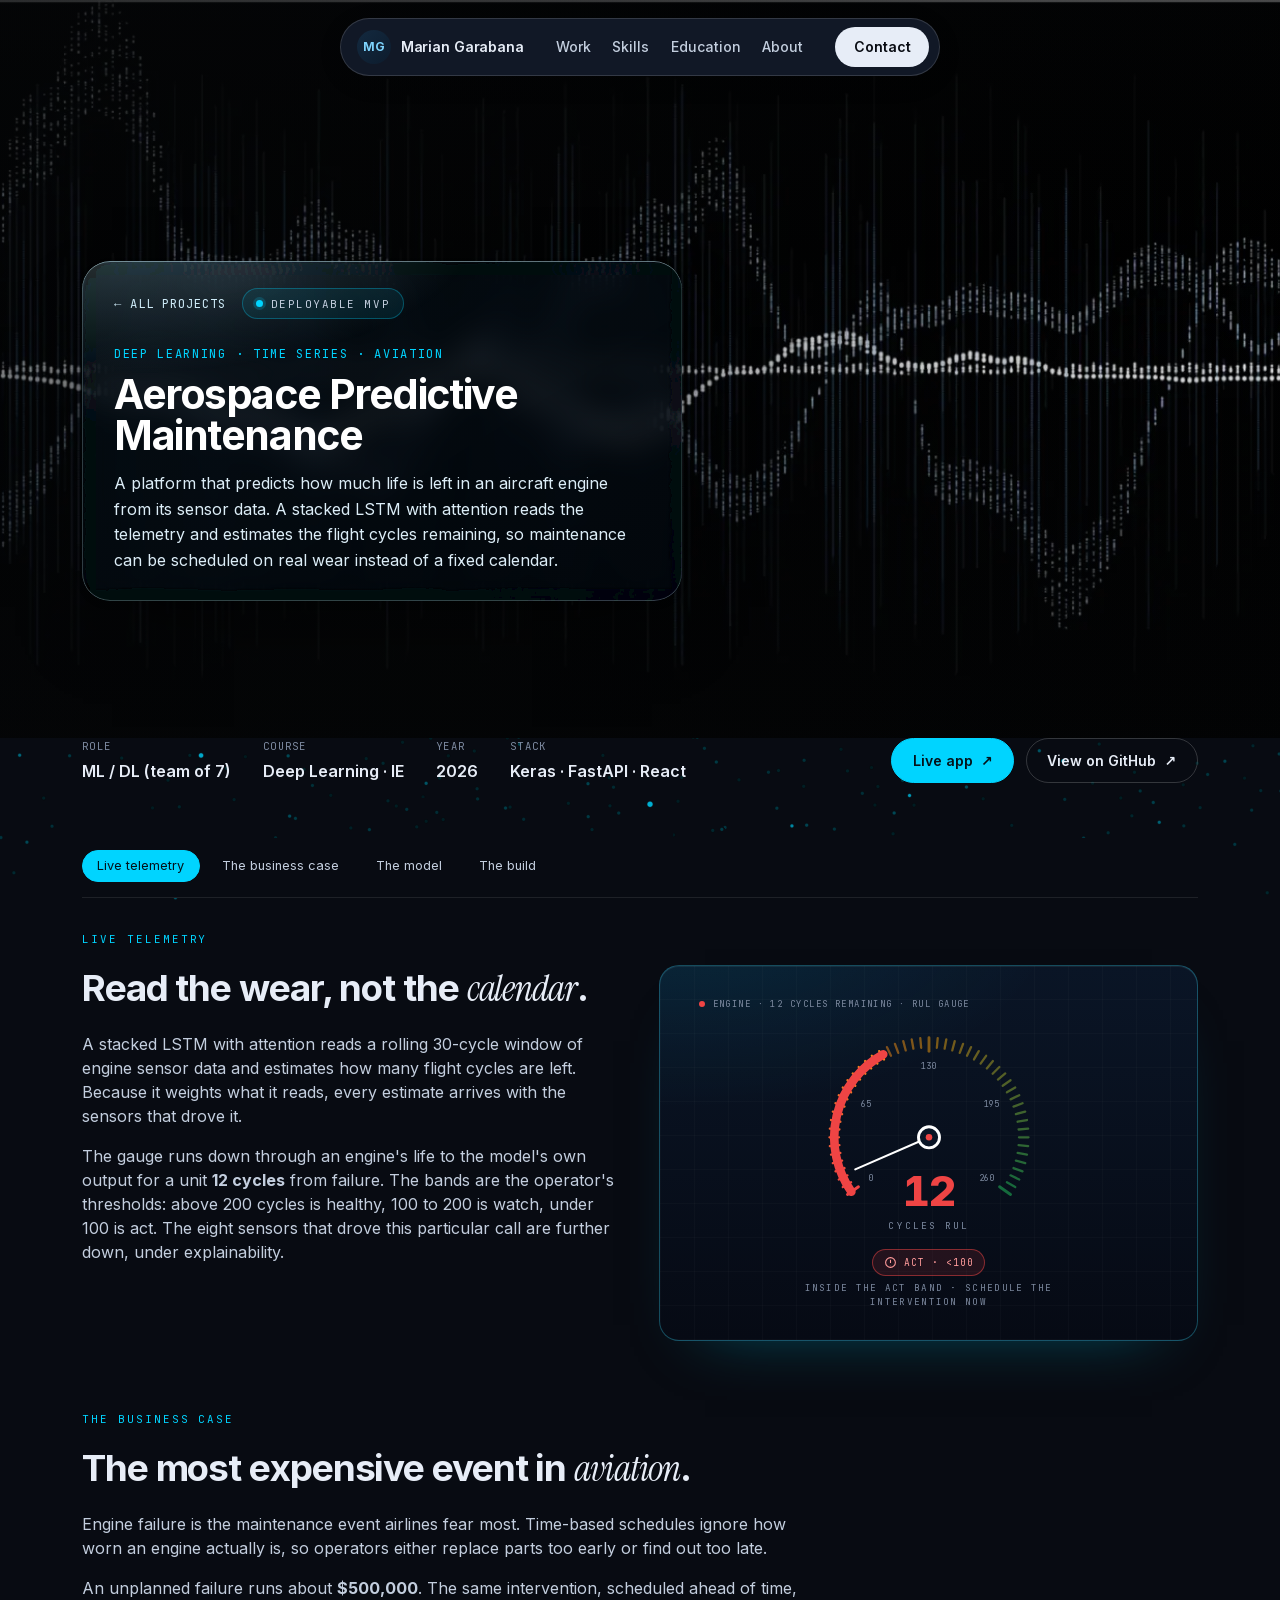
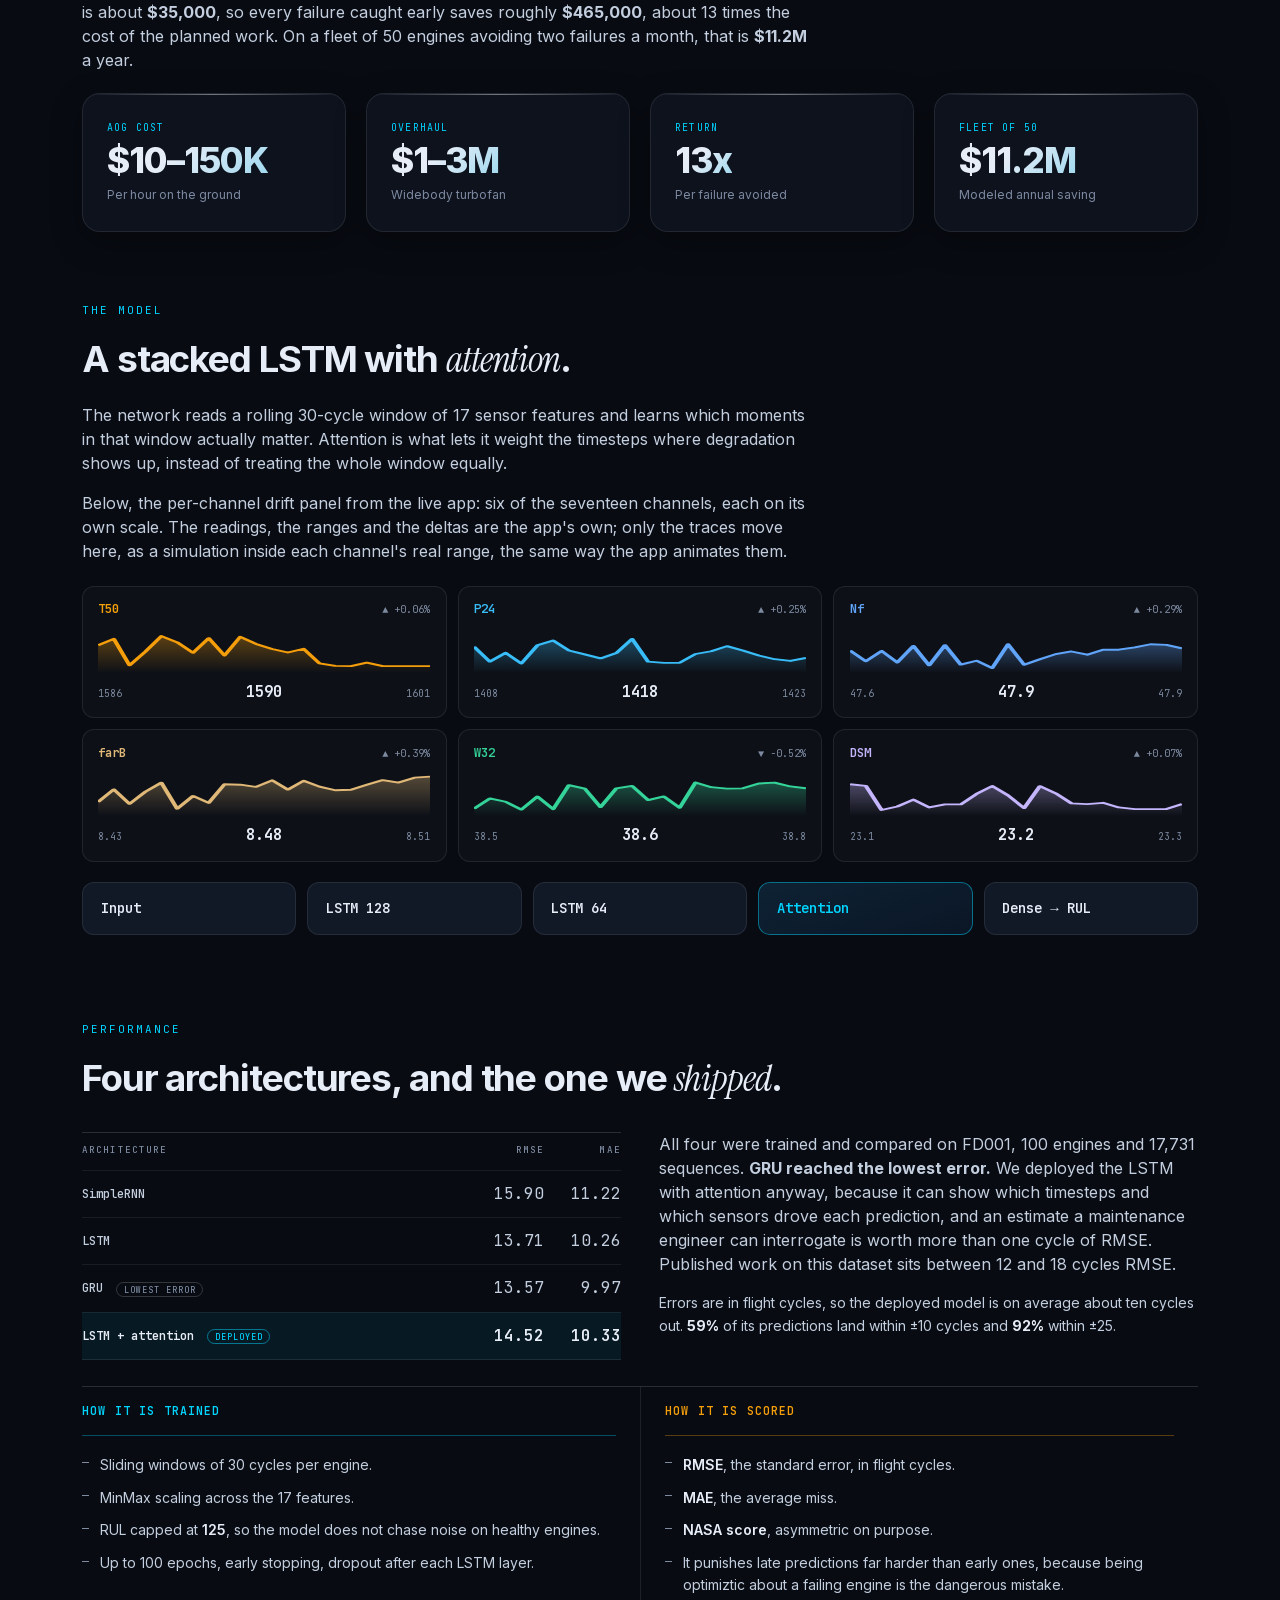
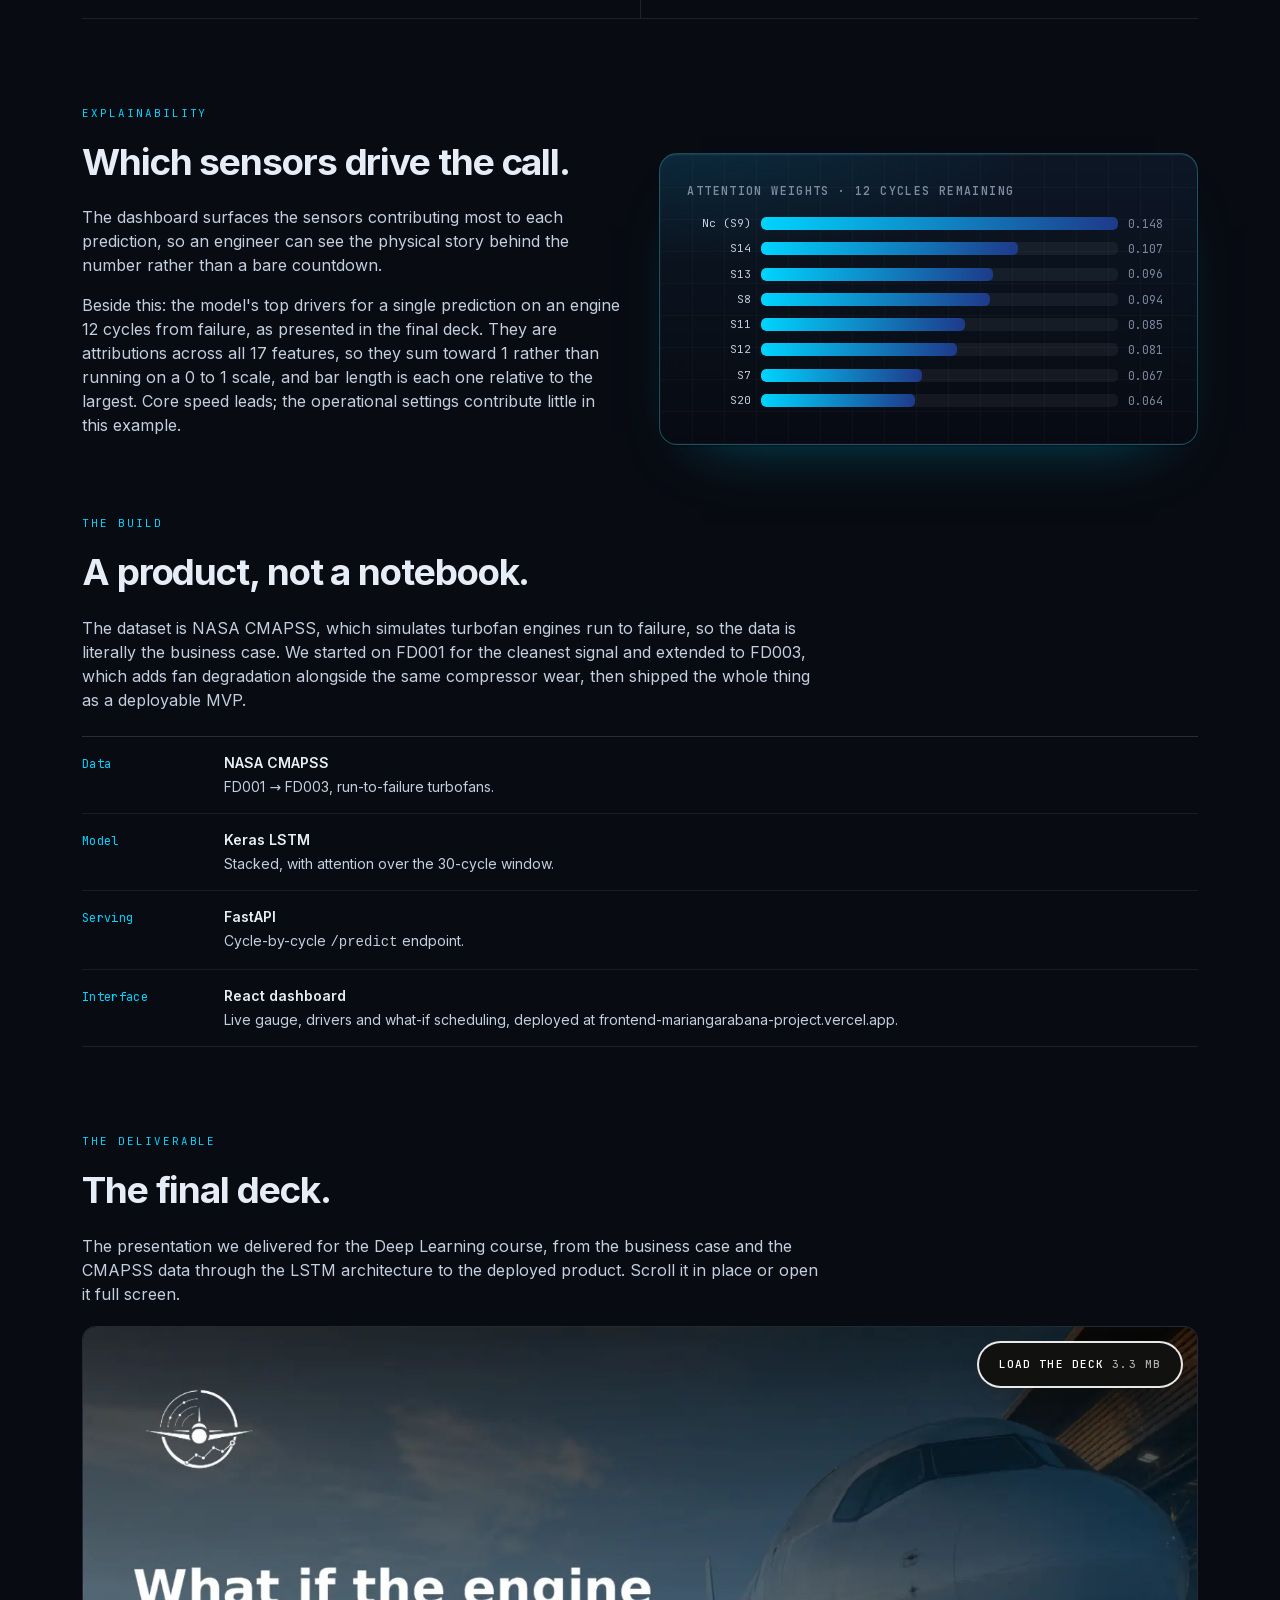
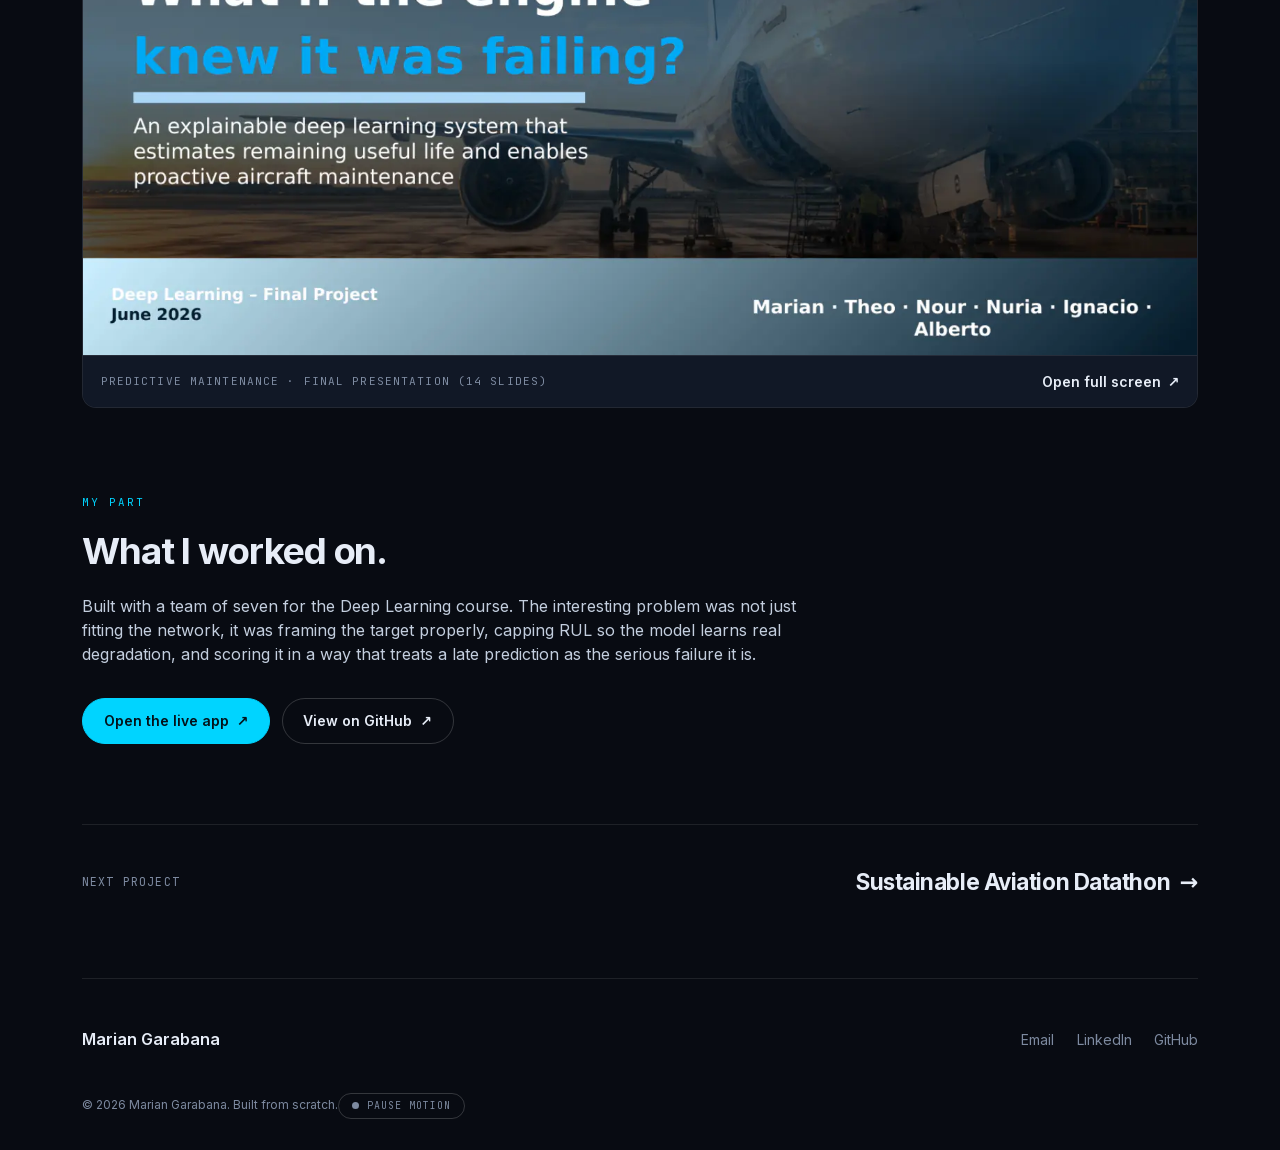
<file: aerospace.html>
<!DOCTYPE html>
<html lang="en">
<head>
<meta charset="UTF-8" />
<meta name="viewport" content="width=device-width, initial-scale=1.0" />
<title>Aerospace Predictive Maintenance · Marian Garabana</title>
<meta name="description" content="Deep learning project: a stacked LSTM with attention predicts aircraft engine remaining useful life from NASA CMAPSS telemetry, served through FastAPI and a React dashboard." />
<meta name="author" content="Marian Garabana" />
<link rel="canonical" href="https://mariangarabana.github.io/aerospace.html" />
<link rel="icon" href="favicon.svg" type="image/svg+xml" />
<meta name="theme-color" content="#060a14" />
<meta property="og:type" content="article" />
<meta property="og:title" content="Aerospace Predictive Maintenance · Marian Garabana" />
<meta property="og:description" content="Deep learning project: a stacked LSTM with attention predicts aircraft engine remaining useful life from NASA CMAPSS telemetry, served through FastAPI and a React dashboard." />
<meta property="og:url" content="https://mariangarabana.github.io/aerospace.html" />
<meta property="og:image" content="https://mariangarabana.github.io/assets/og-cover.png" />
<meta property="og:image:width" content="1200" />
<meta property="og:image:height" content="630" />
<meta property="og:site_name" content="Marian Garabana" />
<meta name="twitter:card" content="summary_large_image" />
<meta name="twitter:title" content="Aerospace Predictive Maintenance · Marian Garabana" />
<meta name="twitter:description" content="Deep learning project: a stacked LSTM with attention predicts aircraft engine remaining useful life from NASA CMAPSS telemetry, served through FastAPI and a React dashboard." />
<meta name="twitter:image" content="https://mariangarabana.github.io/assets/og-cover.png" />
<link rel="preload" as="font" type="font/woff2" href="assets/fonts/inter-latin-var.woff2" crossorigin />
<link rel="preload" as="image" href="assets/hero-aerospace-poster.webp" fetchpriority="high" />
<link rel="stylesheet" href="styles.css" />
<style>
  /* ===== cockpit / telemetry theme ===== */
  body.theme-aero{
    --bg:#080b12; --surface:#111826; --surface2:#0d131f;
    --ink:#e7edf7; --ink-soft:#c3cede; --muted:#7d8aa0;
    --cyan:#00d4ff; --green:#22c55e; --amber:#f59e0b; --red:#ef4444;
    /* chartkit reads these for its tick/axis/value type scale */
    --ck-muted:#9fb0cd; --ck-ink:#e8eefc;
    /* KPI card: label + hover rim, the same hue as rgb for the glow, and the far
       stop of the value gradient. 9.86:1 and 11.25:1 on the composited card. */
    --kpi-accent:var(--cyan); --kpi-accent-rgb:0,212,255; --kpi-v2:#9fd8ee;
  }
  body.theme-aero{background:radial-gradient(1100px 560px at 70% -12%,#0d1c33 0%,var(--bg) 55%)}
  .theme-aero .nav{border-color:rgba(255,255,255,.14)}
  .theme-aero .nav.scrolled{background:rgba(15,23,40,.62)}
  .theme-aero .nav-ava{background:linear-gradient(135deg,#13293f,#0d1c2d);color:#7dd3fc}
  .theme-aero .float-pill{border-color:rgba(255,255,255,.14)}
  .theme-aero ::selection{background:var(--cyan);color:#04121a}
  .theme-aero .pd-cat{color:var(--cyan)}
  .theme-aero .h-sec .eyebrow{color:var(--cyan)}
  .theme-aero .pd-links a{border-color:var(--cyan);background:var(--cyan);color:#04121a}
  .theme-aero .pd-links a.ghost{background:transparent;color:var(--ink);border-color:var(--border2)}
  .ae-badge{display:inline-flex;align-items:center;gap:.5rem;font-family:var(--mono);font-size:.68rem;letter-spacing:.14em;text-transform:uppercase;color:var(--ink-soft);background:rgba(0,212,255,.08);border:1px solid rgba(0,212,255,.3);padding:.4rem .8rem;border-radius:100px;margin-bottom:1.4rem}
  .ae-badge .dot{width:7px;height:7px;border-radius:50%;background:var(--cyan);box-shadow:0 0 0 3px rgba(0,212,255,.18)}

  /* ===== VIDEO HERO =====
     Uses the shared .vhero + .lg system in styles.css, not a fork of it.
     hero-aerospace.mp4 was added Aug 10 2026; this page shipped on a still
     first and the markup did not change to take the video, which is the point
     of keeping the <video> element in place with only its <source> missing.

     The clip is CROPPED to the telemetry waveform panel of the source footage.
     The full frame also carries a legible EQUITY / HOLDINGS / INVESTED panel
     with invented percentages, which has nothing to do with engine wear and
     would have put fabricated numbers under the title of a page whose whole
     claim rests on real CMAPSS figures. Crop, do not un-crop.

     The <img class="vhero-still"> is deliberately NOT given the `hidden`
     attribute the other project pages use: styles.css hides .vhero-bg video
     under prefers-reduced-motion (line ~717), so the img is what carries the
     hero for those readers. In normal flow the video (100% height, first
     child) fills the box and .vhero-bg's overflow:hidden clips the img sitting
     below it, so the img only becomes visible when the video is removed from
     flow. Verified in both modes, see plan-b-aerospace-report.md. */
  .aero-panel{max-width:min(600px,54%);padding:1.7rem 2rem 1.7rem;
    --lg-tint-1:rgba(6,22,34,.42);--lg-tint-2:rgba(3,9,16,.56);--lg-sat:170%}
  .aero-panel .lg-fx::after{
    background:radial-gradient(130% 90% at 6% -8%,rgba(190,240,255,.24),rgba(190,240,255,0) 46%);
    box-shadow:inset 0 1px 0 rgba(206,245,255,.46),inset 1px 0 0 rgba(206,245,255,.22),
               inset -1px 0 0 rgba(206,245,255,.14),inset 0 -1px 0 rgba(206,245,255,.24)}
  .aero-panel .pd-top{display:flex;align-items:center;gap:1rem;flex-wrap:wrap;margin-bottom:1.6rem}
  .aero-panel .pd-back{margin-bottom:0;color:#cdeaf7}
  .aero-panel .pd-back:hover{color:#fff}
  .aero-panel .ae-badge{margin-bottom:0}
  .aero-panel .pd-cat{margin-bottom:.7rem}
  .aero-panel .pd-title{font-size:clamp(1.9rem,3.2vw,2.6rem);color:#fff}
  .aero-panel .pd-sub{margin-top:.95rem;font-size:var(--t-3);color:#dcedf7;max-width:33rem}
  /* no backdrop-filter: the shared fallback is neutral black, retint it toward ink-cyan */
  @supports not ((backdrop-filter:blur(1px)) or (-webkit-backdrop-filter:blur(1px))){
    .aero-panel .lg-face{background:rgba(3,9,16,.84)}
  }
  @media(max-width:900px){.aero-panel{max-width:100%}}
  @media(max-width:720px){
    .aero-panel{padding:1.3rem 1.2rem 1.3rem}
    .aero-panel .lg-face{background:rgba(3,9,16,.66)}
    .aero-panel .pd-top{margin-bottom:1.3rem}
  }

  /* ===== fact belt, below the band ===== */
  .pd-belt{display:flex;justify-content:space-between;align-items:flex-end;
    gap:1.5rem 2.5rem;flex-wrap:wrap;margin-bottom:3.4rem}
  .pd-belt .pd-facts{margin-top:0;gap:2rem}
  .pd-belt .pd-links{margin-top:0}
  @media(max-width:720px){
    .pd-belt{margin-bottom:2.4rem}
    .pd-belt .pd-facts{gap:1.1rem 1.6rem}
  }

  /* ===== SECTION RAIL =====
     Was a tablist that hid four fifths of the case study behind a click. The
     panels are real sections now and this is a scrollspy over them. Anchors, not
     buttons, so every label still jumps with the script blocked; the pill styling
     is the same set of --secnav-* properties the buttons used. Same rail as the
     other case studies. */
  .secnav{--secnav-hover:rgba(255,255,255,.07);--secnav-focus:var(--cyan);
          --secnav-on-bg:var(--cyan);--secnav-on-ink:#04121a;
          position:sticky;z-index:6;top:calc(var(--nav-h) - 2px);padding-top:.75rem;
          background:var(--bg);transition:top .3s var(--ease)}
  body:has(#navOuter.nav-hidden) .secnav{top:.35rem}
  .secnav a{flex:none;scroll-snap-align:start;text-decoration:none;
    font-size:.8rem;line-height:1;white-space:nowrap;padding:.55rem .9rem;
    border-radius:100px;border:1px solid transparent;background:transparent;
    color:var(--ink-soft);
    transition:background .18s var(--ease),color .18s var(--ease),
               border-color .18s var(--ease)}
  .secnav a:hover{background:var(--secnav-hover);border-color:var(--border);color:var(--ink)}
  .secnav a:focus-visible{outline:2px solid var(--secnav-focus);outline-offset:2px}
  .secnav a[aria-current="true"]{background:var(--secnav-on-bg);
    color:var(--secnav-on-ink);border-color:var(--secnav-on-bg)}
  .case-sec{scroll-margin-top:calc(var(--nav-h) + 88px);padding-top:0}
  .case-sec > .h-sec:first-child{margin-top:4rem}
  #s-telemetry > .h-sec:first-child{margin-top:1.75rem}
  /* The first section opens directly under the rail, so it does not get the full
     section rhythm: measured 108px of dead band, cut to 27. */
  #s-telemetry > .t-split{margin-top:.8rem}
  @media(prefers-reduced-motion:reduce){ .secnav{transition:none} }

  /* ===== TERMINAL GLASS =====
     Rolled forward from titan, hospital, rl, spain and dicorsa. The cards were
     --surface (#111826) with a gray hairline, which is the browser default
     dressed up. One surface class instead: dark glass lit from the top left in
     this page's cyan, a faint plot grid so each card reads as an instrument
     face, an accent-tinted hairline and a wide soft shadow. Everything derives
     from --tg; the two gradient stops are this page's own cockpit black.
     MUST stay scoped to body.theme-aero: styles.css styles this page's cards
     through body.theme-aero .card (0,2,1), so a bare .tg (0,1,0) would silently
     lose background, border and radius and leave the old box with a grid drawn
     on top. */
  body.theme-aero{--tg:var(--cyan)}
  body.theme-aero .tg{position:relative;border-radius:18px;
    background:linear-gradient(180deg,rgba(14,26,42,.82) 0%,rgba(8,11,18,.94) 100%);
    border:1px solid color-mix(in srgb,var(--tg) 24%,var(--border));
    box-shadow:inset 0 1px 0 rgba(206,245,255,.08),0 1px 2px rgba(0,0,0,.45),
               0 30px 62px -44px color-mix(in srgb,var(--tg) 50%,#000);
    overflow:hidden}
  @supports (backdrop-filter:blur(4px)) or (-webkit-backdrop-filter:blur(4px)){
    body.theme-aero .tg{-webkit-backdrop-filter:blur(14px) saturate(125%);
      backdrop-filter:blur(14px) saturate(125%)}
  }
  body.theme-aero .tg::before{content:'';position:absolute;inset:0;pointer-events:none;z-index:0;
    background:
      radial-gradient(120% 90% at 4% -14%,color-mix(in srgb,var(--tg) 13%,transparent),transparent 58%),
      repeating-linear-gradient(90deg,rgba(255,255,255,.022) 0 1px,transparent 1px 32px),
      repeating-linear-gradient(0deg,rgba(255,255,255,.022) 0 1px,transparent 1px 32px)}
  body.theme-aero .tg > *:not(.sr-only){position:relative;z-index:1}

  /* ===== text-left / table-right split =====
     The table ran the full column width under its own prose, which is what left
     the architecture column absorbing every spare pixel and the two error
     columns pinned to the right edge. The copy reads on the left, the table sits
     in the last third, and they start on the same line.
     The stacking rule below names .t-split.thirds as well: that selector is
     (0,2,0) and a media query adds no specificity, so a bare .t-split rule loses
     to it and the split would keep two columns down to phone width. */
  .t-split{display:grid;grid-template-columns:minmax(0,1fr) minmax(0,1fr);
    gap:1.6rem 2.4rem;align-items:start;margin-top:var(--sp-section)}
  .t-split .h-sec{margin-top:0}
  /* .h-sec .lead in styles.css is what colors and spaces a lead; the paragraphs
     moved out of the h-sec when the heading took its own row, so the same
     treatment is named here rather than lost. */
  .t-body .lead{color:var(--ink-soft);max-width:46rem;margin-top:1rem}
  .t-body .lead:first-child{margin-top:0}
  .t-split .card{margin-top:0}
  /* Drops the graphic to roughly the first line of the prose instead of the top of
     the h2, so the two columns read as one block. On the class, not on
     :nth-child(2): the performance table is the FIRST child of its split (left
     half) while the driver bars are the second (right half), so position cannot
     carry this. */
  .t-split .t-off{margin-top:3.4rem}
  @media(max-width:1020px){ .t-split .t-off{margin-top:1.4rem} }
  /* .gfirst: the graphic reads AFTER the copy in the DOM and sits in the first
     column on wide screens. Placement only applies where there are two tracks,
     so the stacked layout keeps heading -> paragraph -> table. */
  /* The heading sits on its own row across both columns, so the graphic starts at
     the PARAGRAPH's line rather than the title's, whatever the h2 wraps to. A
     fixed margin could not do this: at half width the h2 wraps differently than
     it does stacked, so any measured offset is wrong at the other width. */
  .t-split.gfirst > .t-head{grid-column:1/-1}
  @media(min-width:1021px){
    .t-split.gfirst > .t-off{grid-column:1;grid-row:2;margin-top:0}
    .t-split.gfirst > .t-body{grid-column:2;grid-row:2}
  }
  @media(max-width:1020px){
    .t-split,.t-split.thirds{grid-template-columns:minmax(0,1fr)}
    /* Stacked, the table has to SHRINK TO FIT, not fill. width:100% with
       table-layout:fixed hands every spare pixel to the unsized first column, so
       capping the table only shrank the slack (measured 719px of label column
       against 65px of text, then 403px against the same text). max-content sizes
       the columns to their contents, which is what puts 13.57 and 9.97 next to
       their model names. */
    /* .t-split .perf, not a bare .perf: this media block sits ABOVE the
       PERFORMANCE TABLE block in the sheet, and a media query adds no
       specificity, so .perf{width:100%} down there wins the tie and the override
       did nothing (measured: still 719px of label column). Two classes settle it. */
    .t-split .perf{width:max-content;max-width:100%;table-layout:auto}
  }

  /* ===== PERFORMANCE TABLE =====
     Four models on two error measures, on the page canvas rather than in a card.
     ONE thing is colored, the row that shipped; GRU's lower error is carried by
     the figure and the word beside it, not by a second highlight. */
  /* fixed layout with a measure on each numeric column: left to auto layout the
     architecture column absorbed the spare width and pushed RMSE and MAE against
     the right edge, which is what made the table read as full of holes. */
  .perf{width:100%;border-collapse:collapse;margin-top:0;table-layout:fixed;
    border-top:1px solid rgba(255,255,255,.14);border-bottom:1px solid rgba(255,255,255,.09)}
  .perf col.n{width:4.4rem}
  .perf th,.perf td{padding:.7rem .4rem;border-bottom:1px solid rgba(255,255,255,.07);
    text-align:right}
  .perf th:first-child,.perf td:first-child{padding-left:0}
  .perf th:last-child,.perf td:last-child{padding-right:0}
  .perf thead th{font-family:var(--mono);font-size:.58rem;letter-spacing:.12em;
    text-transform:uppercase;color:var(--muted);font-weight:500}
  .perf thead th:first-child,.perf tbody th{text-align:left}
  .perf tbody th{font-family:var(--mono);font-size:var(--t-1);font-weight:500;color:var(--ink-soft)}
  .perf tbody td{font-family:var(--mono);font-variant-numeric:tabular-nums;color:var(--ink-soft)}
  .perf td.ps{font-family:var(--mono);font-size:.62rem;letter-spacing:.08em;
    text-transform:uppercase;color:var(--muted)}
  .perf tr.sel th,.perf tr.sel td{color:var(--ink);font-weight:600;
    background:rgba(0,212,255,.07)}
  .perf-tag.low{color:var(--muted);border-color:var(--border2)}
  .perf tbody tr:last-child th,.perf tbody tr:last-child td{border-bottom:none}
  .perf-tag{font-family:var(--mono);font-size:.52rem;letter-spacing:.12em;
    text-transform:uppercase;color:var(--cyan);border:1px solid rgba(0,212,255,.5);
    border-radius:100px;padding:.1rem .4rem;margin-left:.4rem;font-weight:500}
  .perf-note{font-size:var(--t-2);color:var(--ink-soft);margin-top:1rem;line-height:1.6}
  .perf-note strong{color:var(--ink);font-weight:700}
  @media(max-width:620px){
    .perf{table-layout:auto}
    .perf th,.perf td{padding:.6rem .25rem}
    .perf-tag{display:block;margin:.25rem 0 0}
  }

  /* ===== SPEC LIST =====
     Replaces the four stack boxes: a list of one-line facts wearing card chrome
     reads as a dashboard at four across. Ruled rows on the canvas instead. */
  .spec{margin-top:1.5rem;border-top:1px solid rgba(255,255,255,.14);
    border-bottom:1px solid rgba(255,255,255,.09)}
  .spec-r{display:grid;grid-template-columns:120px minmax(0,1fr);gap:1.4rem;
    padding:.95rem 0;align-items:baseline}
  .spec-r + .spec-r{border-top:1px solid rgba(255,255,255,.07)}
  .spec-k{font-family:var(--mono);font-size:.74rem;letter-spacing:.03em;color:var(--cyan)}
  .spec-d{font-size:var(--t-2);color:var(--ink-soft);line-height:1.55}
  .spec-d b{display:block;color:var(--ink);font-weight:600;margin-bottom:.15rem}
  @media(max-width:560px){ .spec-r{grid-template-columns:minmax(0,1fr);gap:.3rem} }

  /* .sens-cap is gone with the caption; the bars sit in the right half of a split
     beside their own description, so they are narrower and the rows shrink to
     match. */
  .t-split .sens{grid-template-columns:64px minmax(0,1fr) 42px;gap:.6rem;margin-bottom:.5rem}
  .t-split .sens .st{height:13px}
  .t-split .sens .sn{font-size:.7rem}

  /* ===== HERO: interactive gauge + the model's real drivers =====
     Replaces the looping cockpit: six illustrative sensor traces, a sliding
     window and a pulsing attention bar pattern, none of which was measured and
     all of which moved forever. This reads the model's own output for one engine
     12 cycles from failure, with the eight attention weights that produced it
     (final deck, slide 7), and the gauge is draggable so a reader can see where
     the operator's act / watch / healthy thresholds fall. Motion is one pass on
     arrival plus whatever the reader does themselves; nothing loops.
     Bands, needle, readout and every bar ship in the markup at the default value,
     so a blocked script leaves a static instrument rather than an empty frame. */
  .ahero{padding:1rem 0 2rem}
  .astage{position:relative;border-radius:20px;overflow:hidden;
    padding:2rem 2.4rem 1.9rem;
    background:linear-gradient(180deg,#0a1526,#060a14);
    border:1px solid color-mix(in srgb,var(--cyan) 24%,var(--border));
    box-shadow:inset 0 1px 0 rgba(206,245,255,.07),
               0 30px 62px -46px color-mix(in srgb,var(--cyan) 46%,#000)}
  .astage::before{content:'';position:absolute;inset:0;pointer-events:none;
    background:
      radial-gradient(120% 90% at 4% -14%,rgba(0,212,255,.10),transparent 58%),
      repeating-linear-gradient(90deg,rgba(255,255,255,.02) 0 1px,transparent 1px 34px),
      repeating-linear-gradient(0deg,rgba(255,255,255,.02) 0 1px,transparent 1px 34px)}
  .ahead{position:relative;font-family:var(--mono);font-size:.56rem;letter-spacing:.16em;
    text-transform:uppercase;color:var(--muted);display:flex;align-items:center;gap:.5rem}
  .ahead .dot{width:6px;height:6px;border-radius:50%;background:var(--green)}
  /* .acap is gone: the gauge's description is a paragraph above the frame, which
     is the rule for every graphic on this site now. */

  /* .split and .rows are gone with the hero's second panel: the gauge sits in a
     .t-split beside the section's own copy, and the attribution bars live once,
     in the explainability section. */

  /* ===== PERFORMANCE TABLE =====
     Four models on two error measures, on the page canvas rather than in a card.
     ONE thing is colored, the row that shipped; GRU's lower error is carried by
     the figure and the word beside it, not by a second highlight. */
  /* fixed layout with a measure on each numeric column: left to auto layout the
     architecture column absorbed the spare width and pushed RMSE and MAE against
     the right edge, which is what made the table read as full of holes. */
  .perf{width:100%;border-collapse:collapse;margin-top:0;table-layout:fixed;
    border-top:1px solid rgba(255,255,255,.14);border-bottom:1px solid rgba(255,255,255,.09)}
  .perf col.n{width:4.4rem}
  .perf th,.perf td{padding:.7rem .4rem;border-bottom:1px solid rgba(255,255,255,.07);
    text-align:right}
  .perf th:first-child,.perf td:first-child{padding-left:0}
  .perf th:last-child,.perf td:last-child{padding-right:0}
  .perf thead th{font-family:var(--mono);font-size:.58rem;letter-spacing:.12em;
    text-transform:uppercase;color:var(--muted);font-weight:500}
  .perf thead th:first-child,.perf tbody th{text-align:left}
  .perf tbody th{font-family:var(--mono);font-size:var(--t-1);font-weight:500;color:var(--ink-soft)}
  .perf tbody td{font-family:var(--mono);font-variant-numeric:tabular-nums;color:var(--ink-soft)}
  .perf td.ps{font-family:var(--mono);font-size:.62rem;letter-spacing:.08em;
    text-transform:uppercase;color:var(--muted)}
  .perf tr.sel th,.perf tr.sel td{color:var(--ink);font-weight:600;
    background:rgba(0,212,255,.07)}
  .perf-tag.low{color:var(--muted);border-color:var(--border2)}
  .perf tbody tr:last-child th,.perf tbody tr:last-child td{border-bottom:none}
  .perf-tag{font-family:var(--mono);font-size:.52rem;letter-spacing:.12em;
    text-transform:uppercase;color:var(--cyan);border:1px solid rgba(0,212,255,.5);
    border-radius:100px;padding:.1rem .4rem;margin-left:.4rem;font-weight:500}
  .perf-note{font-size:var(--t-2);color:var(--ink-soft);margin-top:1rem;line-height:1.6}
  .perf-note strong{color:var(--ink);font-weight:700}
  @media(max-width:620px){
    .perf{table-layout:auto}
    .perf th,.perf td{padding:.6rem .25rem}
    .perf-tag{display:block;margin:.25rem 0 0}
  }

  /* ===== SPEC LIST =====
     Replaces the four stack boxes: a list of one-line facts wearing card chrome
     reads as a dashboard at four across. Ruled rows on the canvas instead. */
  .spec{margin-top:1.5rem;border-top:1px solid rgba(255,255,255,.14);
    border-bottom:1px solid rgba(255,255,255,.09)}
  .spec-r{display:grid;grid-template-columns:120px minmax(0,1fr);gap:1.4rem;
    padding:.95rem 0;align-items:baseline}
  .spec-r + .spec-r{border-top:1px solid rgba(255,255,255,.07)}
  .spec-k{font-family:var(--mono);font-size:.74rem;letter-spacing:.03em;color:var(--cyan)}
  .spec-d{font-size:var(--t-2);color:var(--ink-soft);line-height:1.55}
  .spec-d b{display:block;color:var(--ink);font-weight:600;margin-bottom:.15rem}
  @media(max-width:560px){ .spec-r{grid-template-columns:minmax(0,1fr);gap:.3rem} }

  /* .sens-cap is gone with the caption; the bars sit in the right half of a split
     beside their own description, so they are narrower and the rows shrink to
     match. */
  .t-split .sens{grid-template-columns:64px minmax(0,1fr) 42px;gap:.6rem;margin-bottom:.5rem}
  .t-split .sens .st{height:13px}
  .t-split .sens .sn{font-size:.7rem}

  /* ===== HERO: interactive gauge + the model's real drivers =====
     Replaces the looping cockpit: six illustrative sensor traces, a sliding
     window and a pulsing attention bar pattern, none of which was measured and
     all of which moved forever. This reads the model's own output for one engine
     12 cycles from failure, with the eight attention weights that produced it
     (final deck, slide 7), and the gauge is draggable so a reader can see where
     the operator's act / watch / healthy thresholds fall. Motion is one pass on
     arrival plus whatever the reader does themselves; nothing loops.
     Bands, needle, readout and every bar ship in the markup at the default value,
     so a blocked script leaves a static instrument rather than an empty frame. */
  .ahero{padding:1rem 0 2rem}
  .astage{position:relative;border-radius:20px;overflow:hidden;
    padding:2rem 2.4rem 1.9rem;
    background:linear-gradient(180deg,#0a1526,#060a14);
    border:1px solid color-mix(in srgb,var(--cyan) 24%,var(--border));
    box-shadow:inset 0 1px 0 rgba(206,245,255,.07),
               0 30px 62px -46px color-mix(in srgb,var(--cyan) 46%,#000)}
  .astage::before{content:'';position:absolute;inset:0;pointer-events:none;
    background:
      radial-gradient(120% 90% at 4% -14%,rgba(0,212,255,.10),transparent 58%),
      repeating-linear-gradient(90deg,rgba(255,255,255,.02) 0 1px,transparent 1px 34px),
      repeating-linear-gradient(0deg,rgba(255,255,255,.02) 0 1px,transparent 1px 34px)}
  .ahead{position:relative;font-family:var(--mono);font-size:.56rem;letter-spacing:.16em;
    text-transform:uppercase;color:var(--muted);display:flex;align-items:center;gap:.5rem}
  .ahead .dot{width:6px;height:6px;border-radius:50%;background:var(--green)}
  /* .acap is gone: the gauge's description is a paragraph above the frame, which
     is the rule for every graphic on this site now. */

  .split{position:relative;display:grid;grid-template-columns:minmax(0,.86fr) minmax(0,1fr);
    gap:2.4rem;align-items:center;margin-top:1.2rem}
  @media(max-width:860px){.split{grid-template-columns:minmax(0,1fr);gap:1.6rem}}

  /* ===== the gauge =====
     Bands, needle and readout all ship in the markup at the default value, so with
     the script blocked this is a static gauge reading 12 cycles rather than an
     empty box. The script only adds the dragging. */
  .gauge{position:relative;width:100%;max-width:268px;margin:0 auto}
  /* CHILD selector: a descendant .gauge svg also matched the status pill's 13px
     icon and beat its width/height attributes, stretching it to 100% of the pill
     and turning a border-radius:100px badge into a 112px circle. */
  .gauge > svg{display:block;width:100%;height:auto;overflow:visible}
  .g-verdict svg{width:13px;height:13px;flex:0 0 auto}
  /* A 250-degree tick dial in the live app's own language: a ramp of ticks from
     red through amber to green, the act stretch drawn solid over them, labels
     inside the ring, a ringed hub, and the reading in the band's color inside the
     dial. The sweep is 250 rather than 270 on purpose: at 270 the needle's lower
     travel crosses the digits, measured, and this keeps the two apart at every
     value in the run. */
  .g-tick{font-family:var(--mono);font-size:9px;fill:var(--muted)}
  .g-val{font-size:44px;font-weight:800;letter-spacing:-.03em;fill:var(--red);
    font-variant-numeric:tabular-nums}
  .g-val.watch{fill:var(--amber)} .g-val.healthy{fill:var(--green)}
  .g-unit{font-family:var(--mono);font-size:10px;letter-spacing:.22em;fill:var(--muted)}
  .g-hubring{fill:#0a1526;stroke:#fff;stroke-width:3}
  .g-hubdot{fill:var(--red)}
  .g-needle{stroke:#fff;stroke-width:2.2;stroke-linecap:round;
    transition:transform .16s cubic-bezier(.23,1,.32,1)}
  .g-hub{fill:#fff}
  /* the run-down is driven frame by frame, so the needle must not also tween */
  .gauge.running .g-needle{transition:none}
  @media(prefers-reduced-motion:reduce){.g-needle{transition:none}}

  /* The readout used to be absolutely positioned INSIDE the dial (bottom:4px), which
     put the "cycles remaining" line at page y 292-306 while the hub sits at 330 and
     the needle is 88 units long: at any reading under about 40 cycles the needle is
     nearly horizontal and runs straight through that text. Measured at the resting
     value of 12: needle band y 315-330 against a label box ending at 306, a visible
     strike-through. It sits in normal flow under the dial now, outside the swept
     radius entirely, so no reading can collide with it. */
  .g-read{text-align:center;margin-top:-.4rem}
  .g-verdict svg{flex:0 0 auto}
  /* the line the live app carries under its status pill: the reading in words */
  .g-sub{display:block;font-family:var(--mono);font-size:.62rem;letter-spacing:.06em;
    color:var(--muted);margin-top:.7rem}
  .g-read b{display:block;font-size:2.9rem;font-weight:800;letter-spacing:-.04em;line-height:1;
    color:#fff;font-variant-numeric:tabular-nums}
  /* :not(.g-verdict) is load-bearing. This rule is (0,1,1) and the badge's own
     display:inline-flex is (0,1,0), so a bare "span" selector won the tie and the
     pill computed display:block: harmless while .g-read was absolutely positioned
     and shrink-wrapped, but in normal flow it inherited the readout's full 320px
     and rendered as a wide outlined bar. */
  /* CHILD selector again: as a descendant rule this also hit the pill's nested
     label, making it a block flex item that laid out beside the badge instead of
     inside it. */
  .g-read > span:not(.g-verdict){display:block;font-family:var(--mono);font-size:.58rem;
    letter-spacing:.14em;text-transform:uppercase;color:var(--muted);margin-top:.35rem}
  .g-verdict{display:inline-flex;align-items:center;gap:.45rem;margin-top:.7rem;
    font-family:var(--mono);font-size:.6rem;letter-spacing:.1em;text-transform:uppercase;
    padding:.32rem .66rem;border-radius:100px;border:1px solid;white-space:nowrap}
  .g-verdict.act{color:#ff9b9b;border-color:rgba(239,68,68,.5);background:rgba(239,68,68,.12)}
  .g-verdict.watch{color:#f8c572;border-color:rgba(245,158,11,.5);background:rgba(245,158,11,.12)}
  .g-verdict.healthy{color:#86efac;border-color:rgba(34,197,94,.5);background:rgba(34,197,94,.12)}

  /* the real attributions, drawn once in rank order */
  .rows{display:flex;flex-direction:column;gap:.46rem}
  .rows h3{font-family:var(--mono);font-size:.58rem;letter-spacing:.14em;text-transform:uppercase;
    color:var(--muted);font-weight:500;margin-bottom:.5rem}
  .row{display:grid;grid-template-columns:70px minmax(0,1fr) 44px;gap:.7rem;align-items:center}
  .row .k{font-family:var(--mono);font-size:.66rem;color:var(--ink-soft);text-align:right}
  .row .t{height:13px;border-radius:4px;background:rgba(255,255,255,.05);overflow:hidden}
  .row .t i{display:block;height:100%;border-radius:4px;
    background:linear-gradient(90deg,#7ff0ff,#00d4ff 55%,#1668a8);
    transform:scaleX(0);transform-origin:left center;
    animation:draw .55s cubic-bezier(.23,1,.32,1) both}
  .row .v{font-family:var(--mono);font-size:.64rem;color:var(--muted);animation:fade .4s ease-out both}
  .row:nth-child(2) .t i,.row:nth-child(2) .v{animation-delay:.18s}
  .row:nth-child(3) .t i,.row:nth-child(3) .v{animation-delay:.24s}
  .row:nth-child(4) .t i,.row:nth-child(4) .v{animation-delay:.30s}
  .row:nth-child(5) .t i,.row:nth-child(5) .v{animation-delay:.36s}
  .row:nth-child(6) .t i,.row:nth-child(6) .v{animation-delay:.42s}
  .row:nth-child(7) .t i,.row:nth-child(7) .v{animation-delay:.48s}
  .row:nth-child(8) .t i,.row:nth-child(8) .v{animation-delay:.54s}
  .row:nth-child(9) .t i,.row:nth-child(9) .v{animation-delay:.60s}
  @keyframes draw{to{transform:scaleX(1)}}
  @keyframes fade{from{opacity:0}to{opacity:1}}
  @media(prefers-reduced-motion:reduce){
    .row .t i{animation:none;transform:scaleX(1)}
    .row .v{animation:none;opacity:1}
  }

  /* ===== sections ===== */

  /* .econ and .ebar are gone with the cost-comparison card: two bars for two
     numbers that were printed next to them, so the comparison is prose now. */

  /* ===== SENSOR DRIFT PANEL =====
     Six channels, each its own card: name in the channel's color, the delta with a
     direction mark, a gradient sparkline, and low / current / high underneath. */
  .drift{display:grid;grid-template-columns:repeat(3,minmax(0,1fr));gap:.7rem;margin-top:1.4rem}
  @media(max-width:860px){.drift{grid-template-columns:repeat(2,minmax(0,1fr))}}
  @media(max-width:560px){.drift{grid-template-columns:minmax(0,1fr)}}
  .dr-c{border:1px solid var(--border);border-radius:12px;padding:.85rem .95rem;
    background:rgba(255,255,255,.022)}
  .dr-h{display:flex;align-items:baseline;justify-content:space-between;gap:.6rem}
  .dr-n{font-family:var(--mono);font-size:.78rem;font-weight:600}
  .dr-d{font-family:var(--mono);font-size:.64rem;color:var(--muted);white-space:nowrap}
  .dr-s{display:block;width:100%;height:44px;margin:.6rem 0 .5rem}
  .dr-f{display:flex;align-items:baseline;justify-content:space-between;gap:.5rem;
    font-family:var(--mono);font-size:.62rem;color:var(--muted)}
  .dr-f b{font-size:.95rem;color:var(--ink);font-weight:700;font-variant-numeric:tabular-nums}

  /* ===== ARCHITECTURE CARDS =====
     Was five full-width rows, each a name on the left and one short detail on the
     right with a long empty middle. Five cards across instead, the layer name
     visible and its detail opening inside the card on hover or on keyboard
     focus, the same max-height panel the other case studies use. align-items:start
     so an open card grows on its own. Nothing is drawn by a script, so where
     there is no hover, and at one column, every detail is simply printed. */
  .arch{margin-top:1.3rem;display:grid;grid-template-columns:repeat(5,minmax(0,1fr));
    gap:.7rem;align-items:start}
  @media(max-width:980px){.arch{grid-template-columns:repeat(3,minmax(0,1fr))}}
  @media(max-width:640px){.arch{grid-template-columns:minmax(0,1fr)}}
  .layer{background:var(--surface);border:1px solid var(--border);border-radius:12px;
    padding:1rem 1.1rem;display:block;cursor:help;
    transition:opacity .4s var(--ease),transform .4s var(--ease),
               border-color .18s var(--ease)}
  .layer:focus-visible{outline:2px solid var(--cyan);outline-offset:2px}
  /* display:block is load-bearing, not tidiness: .lp is a <span>, and max-height
     and overflow do not apply to a non-replaced INLINE element, so the panel kept
     its natural height at opacity 0 (measured 30, 48 and 66px in the five cards)
     and every card sat at a different height with dead space inside it. */
  .layer .lp{display:block;overflow:hidden;max-height:0;opacity:0;
    transition:max-height .24s var(--ease),opacity .2s var(--ease)}
  .layer .lp .ld{margin-top:.7rem;padding-top:.7rem;
    border-top:1px solid rgba(255,255,255,.09)}
  @media(hover:hover) and (pointer:fine){
    .layer:hover,.layer:focus{border-color:color-mix(in srgb,var(--cyan) 45%,var(--border))}
    .layer:hover .lp,.layer:focus .lp{max-height:12rem;opacity:1}
  }
  @media(hover:none),(pointer:coarse){ .layer .lp{max-height:none;opacity:1} }
  @media(max-width:640px){ .layer .lp{max-height:none;opacity:1} }
  @media(prefers-reduced-motion:reduce){ .layer .lp{transition:opacity .2s linear} }
  /* visible by default; only the JS path (never armed under reduced motion,
     see main.js html.js-anim) hides it pre-reveal */
  html.js-anim .layer{opacity:0;transform:translateY(10px)}
  html.js-anim .layer.in{opacity:1;transform:none}
  .layer .ln{display:block;font-family:var(--mono);font-size:var(--t-2);font-weight:600;
    line-height:1.35}
  .layer .ld{display:block;font-size:var(--t-1);color:var(--muted)}
  .layer.attn{border-color:rgba(0,212,255,.45);background:linear-gradient(160deg,#0d2233,#0b1626)}
  .layer.attn .ln{color:var(--cyan)}

  .card h3{font-weight:600;font-size:.72rem;font-family:var(--mono);letter-spacing:.12em;text-transform:uppercase;color:var(--muted);margin-bottom:1rem}
  .card code{font-family:var(--mono);font-size:var(--t-1);color:var(--cyan)}

  /* ===== TWO-COLUMN RULED TABLE =====
     Was two cards side by side, each holding a paragraph. One ruled table with a
     column each, bullets rather than prose, and the only colored things are the
     two headings: cyan for how it is trained, amber for how it is scored. The
     body copy stays neutral, so the color means "which column", nothing more.
     Copied from titan.html's .rtab. (.mlist went with the card it lived in.) */
  .rtab{display:grid;grid-template-columns:repeat(2,minmax(0,1fr));margin-top:1.6rem;
    border-top:1px solid rgba(255,255,255,.14);border-bottom:1px solid rgba(255,255,255,.09)}
  .rtab > div{padding:0 1.5rem 1.4rem}
  .rtab > div + div{border-left:1px solid rgba(255,255,255,.09)}
  .rtab > div:first-child{padding-left:0}
  .rtab h3{font-family:var(--mono);font-size:.72rem;font-weight:600;letter-spacing:.1em;
    text-transform:uppercase;color:var(--c);padding:.95rem 0 1rem;margin-bottom:1.1rem;
    border-bottom:1px solid color-mix(in srgb,var(--c) 34%,transparent)}
  .rtab ul{list-style:none;margin:0;padding:0;display:flex;flex-direction:column;gap:.7rem}
  .rtab li{position:relative;padding-left:1.1rem;font-size:var(--t-2);
    color:var(--ink-soft);line-height:1.55}
  /* marker is a muted hairline dash, not the column's color */
  .rtab li::before{content:'';position:absolute;left:0;top:.62em;width:7px;height:1px;
    background:var(--muted)}
  .rtab li b{color:var(--ink);font-weight:600}
  @media(max-width:820px){
    .rtab{grid-template-columns:minmax(0,1fr)}
    .rtab > div,.rtab > div:first-child{padding:0 0 1.2rem}
    .rtab > div + div{border-left:0}
  }

  /* sensor drivers */
  .sens{display:grid;grid-template-columns:70px 1fr 46px;gap:.7rem;align-items:center;margin-bottom:.6rem}
  .sens .sn{font-family:var(--mono);font-size:var(--t-1);color:var(--ink-soft);text-align:right}
  .sens .st{height:16px;background:rgba(255,255,255,.05);border-radius:5px;overflow:hidden}
  .sens .st span{display:block;height:100%;width:var(--w,0);border-radius:5px;background:linear-gradient(90deg,#00d4ff,#1e3a8a)}
  .sens .sv{font-family:var(--mono);font-size:.72rem;color:var(--muted)}

  /* .stack and .sc are gone with the four boxes they styled: that list is the
     ruled .spec above. */
</style>
</head>
<body class="theme-aero">
<!-- Shared pixel-snow background (snow-bg.js): fixed, z-index -1, sits behind
     everything. The hero stays clear on its own, since .vhero paints an opaque
     #0c0e11 with a video over it in styles.css, not because of anything here.
     Cyan, because it is already this page's one accent, not a second hue. -->
<canvas id="snowBg" data-color="#00d4ff" aria-hidden="true"></canvas>
<a class="skip-link" href="#main">Skip to content</a>

<div class="nav-outer" id="navOuter">
  <nav class="nav" id="nav" aria-label="Main navigation">
    <div class="nav-brand"><div class="nav-ava" id="navAva">MG</div><span class="nav-name">Marian Garabana</span></div>
    <div class="nav-links">
      <a href="index.html#projects">Work</a><a href="index.html#services">Skills</a>
      <a href="index.html#education">Education</a><a href="index.html#about">About</a>
    </div>
    <a href="index.html#contact" class="nav-cta">Contact</a>
    <button class="nav-burger" id="burger" aria-label="Open navigation menu" aria-expanded="false"><span></span><span></span><span></span></button>
  </nav>
</div>

<main class="wrap" id="main">
  <section class="vhero aero-hero">
    <div class="vhero-bg" aria-hidden="true">
      <video autoplay muted loop playsinline preload="metadata"
             poster="assets/hero-aerospace-poster.webp">
        <source src="assets/hero-aerospace.mp4" type="video/mp4" />
      </video>
      <img class="vhero-still" src="assets/hero-aerospace-poster.webp" alt=""
           width="1280" height="712" />
      <div class="vhero-veil"></div>
    </div>
    <div class="vhero-in">
      <div class="lg aero-panel">
        <div class="lg-fx" aria-hidden="true">
          <span class="lg-face"></span>
          <span class="lg-edge t"></span><span class="lg-edge b"></span>
          <span class="lg-edge l"></span><span class="lg-edge r"></span>
        </div>
        <div class="pd-top">
          <a href="index.html#projects" class="pd-back">← All projects</a>
          <div class="ae-badge"><span class="dot"></span>Deployable MVP</div>
        </div>
        <div class="pd-cat">Deep Learning · Time Series · Aviation</div>
        <h1 class="pd-title" style="view-transition-name:vt-aerospace">Aerospace Predictive Maintenance</h1>
        <p class="pd-sub">A platform that predicts how much life is left in an aircraft engine from its sensor data. A stacked LSTM with attention reads the telemetry and estimates the flight cycles remaining, so maintenance can be scheduled on real wear instead of a fixed calendar.</p>
      </div>
    </div>
  </section>

  <div class="pd-belt">
    <div class="pd-facts">
      <div class="pd-fact"><div class="k">Role</div><div class="v">ML / DL (team of 7)</div></div>
      <div class="pd-fact"><div class="k">Course</div><div class="v">Deep Learning · IE</div></div>
      <div class="pd-fact"><div class="k">Year</div><div class="v">2026</div></div>
      <div class="pd-fact"><div class="k">Stack</div><div class="v">Keras · FastAPI · React</div></div>
    </div>
    <div class="pd-links">
      <a href="https://frontend-mariangarabana-project.vercel.app/" target="_blank" rel="noopener">Live app <span>↗</span></a>
      <a class="ghost" href="https://github.com/MarianGarabana/DeepLearning_PredictiveMaintenance" target="_blank" rel="noopener">View on GitHub <span>↗</span></a>
    </div>
  </div>

  <!-- ===== SECTION RAIL =====
       Scrollspy, not tabs: the whole case study is on the page and this says
       where in it you are. Real anchors, so it works with the script blocked.
       Five panels became four sections: explainability is a subsection of the
       model, since the reason attention was deployed at all is that it explains
       itself. -->
  <nav class="secnav" id="secnav" aria-label="Sections of this project">
    <a href="#s-telemetry">Live telemetry</a>
    <a href="#s-business">The business case</a>
    <a href="#s-model">The model</a>
    <a href="#s-build">The build</a>
  </nav>

  <section id="s-telemetry" class="case-sec" data-screen-label="Telemetry">
  <!-- ===== OVERVIEW: the gauge, beside its own description ===== -->
  <div class="t-split">
  <div class="h-sec" style="margin-top:.9rem">
    <span class="eyebrow">Live telemetry</span>
    <h2>Read the wear, not the <em>calendar</em>.</h2>
    <p class="lead">A stacked LSTM with attention reads a rolling 30-cycle window of engine sensor data and estimates how many flight cycles are left. Because it weights what it reads, every estimate arrives with the sensors that drove it.</p>
    <p class="lead">The gauge runs down through an engine's life to the model's own output for a unit <strong>12 cycles</strong> from failure. The bands are the operator's thresholds: above 200 cycles is healthy, 100 to 200 is watch, under 100 is act. The eight sensors that drove this particular call are further down, under explainability.</p>
  </div>
  <!-- The gauge sits beside the copy, and the eight attribution rows that used to
       share this frame are gone: they are the explainability section's own graphic,
       so the hero was drawing the same eight numbers twice. -->
  <div class="astage t-off" id="astage">
      <div class="ahead"><span class="dot" style="background:var(--red)"></span>Engine · 12 cycles remaining · RUL gauge</div>
          <div class="gauge" id="gauge">
            <svg viewBox="0 0 280 244" role="presentation">
      <line x1="66.3" y1="183.6" x2="54.8" y2="191.7" stroke="rgb(239,68,68)" stroke-width="3" stroke-opacity="1" stroke-linecap="round" />
      <line x1="58.6" y1="179.0" x2="49.9" y2="184.0" stroke="rgb(239,72,66)" stroke-width="2.4" stroke-opacity="1" stroke-linecap="round" />
      <line x1="54.8" y1="171.7" x2="45.7" y2="176.0" stroke="rgb(239,75,63)" stroke-width="2.4" stroke-opacity="1" stroke-linecap="round" />
      <line x1="51.7" y1="164.1" x2="42.3" y2="167.6" stroke="rgb(240,79,61)" stroke-width="2.4" stroke-opacity="1" stroke-linecap="round" />
      <line x1="49.2" y1="156.3" x2="39.5" y2="158.9" stroke="rgb(240,82,59)" stroke-width="2.4" stroke-opacity="1" stroke-linecap="round" />
      <line x1="47.4" y1="148.3" x2="37.6" y2="150.1" stroke="rgb(240,86,57)" stroke-width="2.4" stroke-opacity="1" stroke-linecap="round" />
      <line x1="46.4" y1="140.2" x2="36.4" y2="141.1" stroke="rgb(240,90,54)" stroke-width="2.4" stroke-opacity="1" stroke-linecap="round" />
      <line x1="46.0" y1="132.0" x2="36.0" y2="132.0" stroke="rgb(241,93,52)" stroke-width="2.4" stroke-opacity="1" stroke-linecap="round" />
      <line x1="46.4" y1="123.8" x2="36.4" y2="122.9" stroke="rgb(241,97,50)" stroke-width="2.4" stroke-opacity="1" stroke-linecap="round" />
      <line x1="47.4" y1="115.7" x2="37.6" y2="113.9" stroke="rgb(241,100,47)" stroke-width="2.4" stroke-opacity="1" stroke-linecap="round" />
      <line x1="49.2" y1="107.7" x2="39.5" y2="105.1" stroke="rgb(241,104,45)" stroke-width="2.4" stroke-opacity="1" stroke-linecap="round" />
      <line x1="51.7" y1="99.9" x2="42.3" y2="96.4" stroke="rgb(242,108,43)" stroke-width="2.4" stroke-opacity="1" stroke-linecap="round" />
      <line x1="54.8" y1="92.3" x2="45.7" y2="88.0" stroke="rgb(242,111,41)" stroke-width="2.4" stroke-opacity="1" stroke-linecap="round" />
      <line x1="58.6" y1="85.0" x2="49.9" y2="80.0" stroke="rgb(242,115,38)" stroke-width="2.4" stroke-opacity="1" stroke-linecap="round" />
      <line x1="63.0" y1="78.1" x2="54.8" y2="72.3" stroke="rgb(242,118,36)" stroke-width="2.4" stroke-opacity="1" stroke-linecap="round" />
      <line x1="68.0" y1="71.6" x2="60.3" y2="65.2" stroke="rgb(243,122,34)" stroke-width="2.4" stroke-opacity="1" stroke-linecap="round" />
      <line x1="73.5" y1="65.5" x2="66.5" y2="58.5" stroke="rgb(243,126,32)" stroke-width="2.4" stroke-opacity="1" stroke-linecap="round" />
      <line x1="79.6" y1="60.0" x2="73.2" y2="52.3" stroke="rgb(243,129,29)" stroke-width="2.4" stroke-opacity="1" stroke-linecap="round" />
      <line x1="86.1" y1="55.0" x2="80.3" y2="46.8" stroke="rgb(243,133,27)" stroke-width="2.4" stroke-opacity="1" stroke-linecap="round" />
      <line x1="93.0" y1="50.6" x2="88.0" y2="41.9" stroke="rgb(244,136,25)" stroke-width="2.4" stroke-opacity="1" stroke-linecap="round" />
      <line x1="100.3" y1="46.8" x2="96.0" y2="37.7" stroke="rgb(244,140,22)" stroke-width="2.4" stroke-opacity="0.5" stroke-linecap="round" />
      <line x1="107.9" y1="43.7" x2="104.4" y2="34.3" stroke="rgb(244,144,20)" stroke-width="2.4" stroke-opacity="0.5" stroke-linecap="round" />
      <line x1="115.7" y1="41.2" x2="113.1" y2="31.5" stroke="rgb(244,147,18)" stroke-width="2.4" stroke-opacity="0.5" stroke-linecap="round" />
      <line x1="123.7" y1="39.4" x2="121.9" y2="29.6" stroke="rgb(245,151,16)" stroke-width="2.4" stroke-opacity="0.5" stroke-linecap="round" />
      <line x1="131.8" y1="38.4" x2="130.9" y2="28.4" stroke="rgb(245,154,13)" stroke-width="2.4" stroke-opacity="0.5" stroke-linecap="round" />
      <line x1="140.0" y1="42.0" x2="140.0" y2="28.0" stroke="rgb(245,158,11)" stroke-width="3" stroke-opacity="0.5" stroke-linecap="round" />
      <line x1="148.2" y1="38.4" x2="149.1" y2="28.4" stroke="rgb(237,160,14)" stroke-width="2.4" stroke-opacity="0.5" stroke-linecap="round" />
      <line x1="156.3" y1="39.4" x2="158.1" y2="29.6" stroke="rgb(228,161,18)" stroke-width="2.4" stroke-opacity="0.5" stroke-linecap="round" />
      <line x1="164.3" y1="41.2" x2="166.9" y2="31.5" stroke="rgb(220,163,21)" stroke-width="2.4" stroke-opacity="0.5" stroke-linecap="round" />
      <line x1="172.1" y1="43.7" x2="175.6" y2="34.3" stroke="rgb(211,164,24)" stroke-width="2.4" stroke-opacity="0.5" stroke-linecap="round" />
      <line x1="179.7" y1="46.8" x2="184.0" y2="37.7" stroke="rgb(203,166,28)" stroke-width="2.4" stroke-opacity="0.5" stroke-linecap="round" />
      <line x1="187.0" y1="50.6" x2="192.0" y2="41.9" stroke="rgb(194,167,31)" stroke-width="2.4" stroke-opacity="0.5" stroke-linecap="round" />
      <line x1="193.9" y1="55.0" x2="199.7" y2="46.8" stroke="rgb(186,169,34)" stroke-width="2.4" stroke-opacity="0.5" stroke-linecap="round" />
      <line x1="200.4" y1="60.0" x2="206.8" y2="52.3" stroke="rgb(177,170,38)" stroke-width="2.4" stroke-opacity="0.5" stroke-linecap="round" />
      <line x1="206.5" y1="65.5" x2="213.5" y2="58.5" stroke="rgb(169,172,41)" stroke-width="2.4" stroke-opacity="0.5" stroke-linecap="round" />
      <line x1="212.0" y1="71.6" x2="219.7" y2="65.2" stroke="rgb(161,174,44)" stroke-width="2.4" stroke-opacity="0.5" stroke-linecap="round" />
      <line x1="217.0" y1="78.1" x2="225.2" y2="72.3" stroke="rgb(152,175,48)" stroke-width="2.4" stroke-opacity="0.5" stroke-linecap="round" />
      <line x1="221.4" y1="85.0" x2="230.1" y2="80.0" stroke="rgb(144,177,51)" stroke-width="2.4" stroke-opacity="0.5" stroke-linecap="round" />
      <line x1="225.2" y1="92.3" x2="234.3" y2="88.0" stroke="rgb(135,178,54)" stroke-width="2.4" stroke-opacity="0.5" stroke-linecap="round" />
      <line x1="228.3" y1="99.9" x2="237.7" y2="96.4" stroke="rgb(127,180,57)" stroke-width="2.4" stroke-opacity="0.5" stroke-linecap="round" />
      <line x1="230.8" y1="107.7" x2="240.5" y2="105.1" stroke="rgb(118,181,61)" stroke-width="2.4" stroke-opacity="0.5" stroke-linecap="round" />
      <line x1="232.6" y1="115.7" x2="242.4" y2="113.9" stroke="rgb(110,183,64)" stroke-width="2.4" stroke-opacity="0.5" stroke-linecap="round" />
      <line x1="233.6" y1="123.8" x2="243.6" y2="122.9" stroke="rgb(102,185,67)" stroke-width="2.4" stroke-opacity="0.5" stroke-linecap="round" />
      <line x1="234.0" y1="132.0" x2="244.0" y2="132.0" stroke="rgb(93,186,71)" stroke-width="2.4" stroke-opacity="0.5" stroke-linecap="round" />
      <line x1="233.6" y1="140.2" x2="243.6" y2="141.1" stroke="rgb(85,188,74)" stroke-width="2.4" stroke-opacity="0.5" stroke-linecap="round" />
      <line x1="232.6" y1="148.3" x2="242.4" y2="150.1" stroke="rgb(76,189,77)" stroke-width="2.4" stroke-opacity="0.5" stroke-linecap="round" />
      <line x1="230.8" y1="156.3" x2="240.5" y2="158.9" stroke="rgb(68,191,81)" stroke-width="2.4" stroke-opacity="0.5" stroke-linecap="round" />
      <line x1="228.3" y1="164.1" x2="237.7" y2="167.6" stroke="rgb(59,192,84)" stroke-width="2.4" stroke-opacity="0.5" stroke-linecap="round" />
      <line x1="225.2" y1="171.7" x2="234.3" y2="176.0" stroke="rgb(51,194,87)" stroke-width="2.4" stroke-opacity="0.5" stroke-linecap="round" />
      <line x1="221.4" y1="179.0" x2="230.1" y2="184.0" stroke="rgb(42,195,91)" stroke-width="2.4" stroke-opacity="0.5" stroke-linecap="round" />
      <line x1="213.7" y1="183.6" x2="225.2" y2="191.7" stroke="rgb(34,197,94)" stroke-width="3" stroke-opacity="0.5" stroke-linecap="round" />
      <path d="M58.9,188.8 A99,99 0 0 1 92.2,45.3" fill="none" stroke="#ef4444" stroke-width="9" stroke-linecap="round" />
      <text class="g-tick" x="79.4" y="177.4" text-anchor="middle">0</text>
      <text class="g-tick" x="74.4" y="100.8" text-anchor="middle">65</text>
      <text class="g-tick" x="140.0" y="61.0" text-anchor="middle">130</text>
      <text class="g-tick" x="205.6" y="100.8" text-anchor="middle">195</text>
      <text class="g-tick" x="200.6" y="177.4" text-anchor="middle">260</text>
              <g id="gNeedleWrap">
                <line class="g-needle" id="gNeedle" x1="140" y1="132" x2="140" y2="48"
                      transform="rotate(-113.46 140 132)" />
                <circle class="g-hubring" cx="140" cy="132" r="11" />
                <circle class="g-hubdot" cx="140" cy="132" r="3.4" />
              </g>
              <text class="g-val" id="gVal" x="140" y="204" text-anchor="middle">12</text>
              <text class="g-unit" x="140" y="228" text-anchor="middle">CYCLES RUL</text>
            </svg>
            <div class="g-read">
              <span class="g-verdict act" id="gVerdict"><svg viewBox="0 0 24 24" width="13" height="13" fill="none" stroke="currentColor" stroke-width="2" aria-hidden="true"><circle cx="12" cy="12" r="9"/><path d="M12 7v6"/><path d="M12 16.6v.4"/></svg><span id="gVerdictT">Act · &lt;100</span></span>
              <span class="g-sub" id="gSub">12 cycles until this engine is out of life</span>
            </div>
          </div>
  </div>
  </div>
  </section>

  <section id="s-business" class="case-sec" data-screen-label="Business">
  <!-- ===== WHY IT MATTERS ===== -->
  <div class="h-sec">
    <span class="eyebrow">The business case</span>
    <h2>The most expensive event in <em>aviation</em>.</h2>
    <p class="lead">Engine failure is the maintenance event airlines fear most. Time-based schedules ignore how worn an engine actually is, so operators either replace parts too early or find out too late.</p>
    <!-- Was a two-bar comparison card underneath. The bars encoded two numbers
         that were printed beside them, so the comparison is the sentence. -->
    <p class="lead">An unplanned failure runs about <strong>$500,000</strong>. The same intervention, scheduled ahead of time, is about <strong>$35,000</strong>, so every failure caught early saves roughly <strong>$465,000</strong>, about 13 times the cost of the planned work. On a fleet of 50 engines avoiding two failures a month, that is <strong>$11.2M</strong> a year.</p>
  </div>
  <div class="k4" id="kpis">
    <div class="kc"><div class="k">AOG cost</div><div class="v">$10–150K</div><div class="s">Per hour on the ground</div></div>
    <div class="kc"><div class="k">Overhaul</div><div class="v">$1–3M</div><div class="s">Widebody turbofan</div></div>
    <div class="kc"><div class="k">Return</div><div class="v">13x</div><div class="s">Per failure avoided</div></div>
    <div class="kc"><div class="k">Fleet of 50</div><div class="v">$11.2M</div><div class="s">Modeled annual saving</div></div>
  </div>
  </section>

  <section id="s-model" class="case-sec" data-screen-label="Model">
  <!-- ===== THE MODEL ===== -->
  <div class="h-sec">
    <span class="eyebrow">The model</span>
    <h2>A stacked LSTM with <em>attention</em>.</h2>
    <p class="lead">The network reads a rolling 30-cycle window of 17 sensor features and learns which moments in that window actually matter. Attention is what lets it weight the timesteps where degradation shows up, instead of treating the whole window equally.</p>
    <p class="lead">Below, the per-channel drift panel from the live app: six of the seventeen channels, each on its own scale. The readings, the ranges and the deltas are the app's own; only the traces move here, as a simulation inside each channel's real range, the same way the app animates them.</p>
  </div>
  <!-- ===== SENSOR DRIFT =====
       A recreation of the live app's per-channel drift panel. The six sensors, their
       ranges and their deltas are the app's own readings; the traces themselves are a
       SIMULATION inside each sensor's real range, which is what the app's own panel
       animates and what the caption above says. Each polyline ships in the markup
       from a seeded walk, so a blocked script leaves six drawn sparklines rather than
       six empty strips. -->
  <div class="drift" id="drift">
    <div class="dr-c" data-lo="1586" data-hi="1601" data-dec="0" data-seed="97">
      <div class="dr-h">
        <span class="dr-n" style="color:#f59e0b">T50</span>
        <span class="dr-d up">▲ +0.06%</span>
      </div>
      <svg class="dr-s" viewBox="0 0 120 38" preserveAspectRatio="none" aria-hidden="true">
        <defs><linearGradient id="drg0" x1="0" y1="0" x2="0" y2="1">
          <stop offset="0" stop-color="#f59e0b" stop-opacity=".34"/><stop offset="1" stop-color="#f59e0b" stop-opacity="0"/>
        </linearGradient></defs>
        <polygon class="dr-fill" fill="url(#drg0)" points="0,38 0.0,10.3 5.7,29.7 11.4,28.6 17.1,14.7 22.9,16.1 28.6,28.6 34.3,30.6 40.0,14.1 45.7,8.5 51.4,31.4 57.1,19.6 62.9,6.1 68.6,11.5 74.3,20.6 80.0,7.9 85.7,22.9 91.4,6.7 97.1,12.9 102.9,17.3 108.6,20.3 114.3,17.1 120.0,29.7 120,38" />
        <polyline class="dr-line" fill="none" stroke="#f59e0b" stroke-width="1.6" stroke-linejoin="round" points="0.0,10.3 5.7,29.7 11.4,28.6 17.1,14.7 22.9,16.1 28.6,28.6 34.3,30.6 40.0,14.1 45.7,8.5 51.4,31.4 57.1,19.6 62.9,6.1 68.6,11.5 74.3,20.6 80.0,7.9 85.7,22.9 91.4,6.7 97.1,12.9 102.9,17.3 108.6,20.3 114.3,17.1 120.0,29.7" />
      </svg>
      <div class="dr-f"><span>1586</span><b class="dr-v">1590</b><span>1601</span></div>
    </div>
    <div class="dr-c" data-lo="1408" data-hi="1423" data-dec="0" data-seed="128">
      <div class="dr-h">
        <span class="dr-n" style="color:#38bdf8">P24</span>
        <span class="dr-d up">▲ +0.25%</span>
      </div>
      <svg class="dr-s" viewBox="0 0 120 38" preserveAspectRatio="none" aria-hidden="true">
        <defs><linearGradient id="drg1" x1="0" y1="0" x2="0" y2="1">
          <stop offset="0" stop-color="#38bdf8" stop-opacity=".34"/><stop offset="1" stop-color="#38bdf8" stop-opacity="0"/>
        </linearGradient></defs>
        <polygon class="dr-fill" fill="url(#drg1)" points="0,38 0.0,12.3 5.7,25.9 11.4,10.9 17.1,21.4 22.9,12.1 28.6,8.4 34.3,28.4 40.0,15.2 45.7,28.2 51.4,20.6 57.1,29.8 62.9,14.1 68.6,9.9 74.3,18.6 80.0,21.9 85.7,25.4 91.4,20.8 97.1,8.5 102.9,28.2 108.6,29.3 114.3,29.2 120.0,21.6 120,38" />
        <polyline class="dr-line" fill="none" stroke="#38bdf8" stroke-width="1.6" stroke-linejoin="round" points="0.0,12.3 5.7,25.9 11.4,10.9 17.1,21.4 22.9,12.1 28.6,8.4 34.3,28.4 40.0,15.2 45.7,28.2 51.4,20.6 57.1,29.8 62.9,14.1 68.6,9.9 74.3,18.6 80.0,21.9 85.7,25.4 91.4,20.8 97.1,8.5 102.9,28.2 108.6,29.3 114.3,29.2 120.0,21.6" />
      </svg>
      <div class="dr-f"><span>1408</span><b class="dr-v">1418</b><span>1423</span></div>
    </div>
    <div class="dr-c" data-lo="47.6" data-hi="47.9" data-dec="1" data-seed="159">
      <div class="dr-h">
        <span class="dr-n" style="color:#60a5fa">Nf</span>
        <span class="dr-d up">▲ +0.29%</span>
      </div>
      <svg class="dr-s" viewBox="0 0 120 38" preserveAspectRatio="none" aria-hidden="true">
        <defs><linearGradient id="drg2" x1="0" y1="0" x2="0" y2="1">
          <stop offset="0" stop-color="#60a5fa" stop-opacity=".34"/><stop offset="1" stop-color="#60a5fa" stop-opacity="0"/>
        </linearGradient></defs>
        <polygon class="dr-fill" fill="url(#drg2)" points="0,38 0.0,14.3 5.7,22.0 11.4,8.6 17.1,10.7 22.9,29.9 28.6,8.2 34.3,11.6 40.0,18.6 45.7,27.9 51.4,18.9 57.1,28.9 62.9,14.6 68.6,31.4 74.3,13.9 80.0,30.8 85.7,27.4 91.4,33.7 97.1,13.1 102.9,30.9 108.6,26.1 114.3,21.7 120.0,19.4 120,38" />
        <polyline class="dr-line" fill="none" stroke="#60a5fa" stroke-width="1.6" stroke-linejoin="round" points="0.0,14.3 5.7,22.0 11.4,8.6 17.1,10.7 22.9,29.9 28.6,8.2 34.3,11.6 40.0,18.6 45.7,27.9 51.4,18.9 57.1,28.9 62.9,14.6 68.6,31.4 74.3,13.9 80.0,30.8 85.7,27.4 91.4,33.7 97.1,13.1 102.9,30.9 108.6,26.1 114.3,21.7 120.0,19.4" />
      </svg>
      <div class="dr-f"><span>47.6</span><b class="dr-v">47.9</b><span>47.9</span></div>
    </div>
    <div class="dr-c" data-lo="8.43" data-hi="8.51" data-dec="2" data-seed="190">
      <div class="dr-h">
        <span class="dr-n" style="color:#e0b877">farB</span>
        <span class="dr-d up">▲ +0.39%</span>
      </div>
      <svg class="dr-s" viewBox="0 0 120 38" preserveAspectRatio="none" aria-hidden="true">
        <defs><linearGradient id="drg3" x1="0" y1="0" x2="0" y2="1">
          <stop offset="0" stop-color="#e0b877" stop-opacity=".34"/><stop offset="1" stop-color="#e0b877" stop-opacity="0"/>
        </linearGradient></defs>
        <polygon class="dr-fill" fill="url(#drg3)" points="0,38 0.0,16.2 5.7,18.1 11.4,19.0 17.1,20.6 22.9,20.2 28.6,6.5 34.3,9.2 40.0,25.9 45.7,15.0 51.4,27.5 57.1,17.0 62.9,9.2 68.6,31.7 74.3,20.7 80.0,26.7 85.7,10.6 91.4,11.0 97.1,12.9 102.9,7.2 108.6,15.2 114.3,7.6 120.0,12.6 120,38" />
        <polyline class="dr-line" fill="none" stroke="#e0b877" stroke-width="1.6" stroke-linejoin="round" points="0.0,16.2 5.7,18.1 11.4,19.0 17.1,20.6 22.9,20.2 28.6,6.5 34.3,9.2 40.0,25.9 45.7,15.0 51.4,27.5 57.1,17.0 62.9,9.2 68.6,31.7 74.3,20.7 80.0,26.7 85.7,10.6 91.4,11.0 97.1,12.9 102.9,7.2 108.6,15.2 114.3,7.6 120.0,12.6" />
      </svg>
      <div class="dr-f"><span>8.43</span><b class="dr-v">8.48</b><span>8.51</span></div>
    </div>
    <div class="dr-c" data-lo="38.5" data-hi="38.8" data-dec="1" data-seed="221">
      <div class="dr-h">
        <span class="dr-n" style="color:#34d399">W32</span>
        <span class="dr-d dn">▼ −0.52%</span>
      </div>
      <svg class="dr-s" viewBox="0 0 120 38" preserveAspectRatio="none" aria-hidden="true">
        <defs><linearGradient id="drg4" x1="0" y1="0" x2="0" y2="1">
          <stop offset="0" stop-color="#34d399" stop-opacity=".34"/><stop offset="1" stop-color="#34d399" stop-opacity="0"/>
        </linearGradient></defs>
        <polygon class="dr-fill" fill="url(#drg4)" points="0,38 0.0,18.2 5.7,14.3 11.4,29.3 17.1,30.4 22.9,13.7 28.6,27.1 34.3,15.9 40.0,31.7 45.7,22.8 51.4,25.7 57.1,32.5 62.9,21.2 68.6,32.1 74.3,11.3 80.0,14.3 85.7,30.3 91.4,14.1 97.1,12.0 102.9,24.3 108.6,21.1 114.3,30.9 120.0,9.0 120,38" />
        <polyline class="dr-line" fill="none" stroke="#34d399" stroke-width="1.6" stroke-linejoin="round" points="0.0,18.2 5.7,14.3 11.4,29.3 17.1,30.4 22.9,13.7 28.6,27.1 34.3,15.9 40.0,31.7 45.7,22.8 51.4,25.7 57.1,32.5 62.9,21.2 68.6,32.1 74.3,11.3 80.0,14.3 85.7,30.3 91.4,14.1 97.1,12.0 102.9,24.3 108.6,21.1 114.3,30.9 120.0,9.0" />
      </svg>
      <div class="dr-f"><span>38.5</span><b class="dr-v">38.6</b><span>38.8</span></div>
    </div>
    <div class="dr-c" data-lo="23.1" data-hi="23.3" data-dec="1" data-seed="252">
      <div class="dr-h">
        <span class="dr-n" style="color:#c4b5fd">DSM</span>
        <span class="dr-d up">▲ +0.07%</span>
      </div>
      <svg class="dr-s" viewBox="0 0 120 38" preserveAspectRatio="none" aria-hidden="true">
        <defs><linearGradient id="drg5" x1="0" y1="0" x2="0" y2="1">
          <stop offset="0" stop-color="#c4b5fd" stop-opacity=".34"/><stop offset="1" stop-color="#c4b5fd" stop-opacity="0"/>
        </linearGradient></defs>
        <polygon class="dr-fill" fill="url(#drg5)" points="0,38 0.0,20.2 5.7,10.4 11.4,11.6 17.1,12.2 22.9,28.8 28.6,31.2 34.3,13.9 40.0,10.6 45.7,11.9 51.4,32.8 57.1,29.8 62.9,23.8 68.6,30.6 74.3,27.9 80.0,28.0 85.7,18.9 91.4,12.1 97.1,20.2 102.9,31.2 108.6,12.2 114.3,18.4 120.0,27.1 120,38" />
        <polyline class="dr-line" fill="none" stroke="#c4b5fd" stroke-width="1.6" stroke-linejoin="round" points="0.0,20.2 5.7,10.4 11.4,11.6 17.1,12.2 22.9,28.8 28.6,31.2 34.3,13.9 40.0,10.6 45.7,11.9 51.4,32.8 57.1,29.8 62.9,23.8 68.6,30.6 74.3,27.9 80.0,28.0 85.7,18.9 91.4,12.1 97.1,20.2 102.9,31.2 108.6,12.2 114.3,18.4 120.0,27.1" />
      </svg>
      <div class="dr-f"><span>23.1</span><b class="dr-v">23.2</b><span>23.3</span></div>
    </div>
  </div>

  <div class="arch" id="arch">
    <!-- 17, not 24. CMAPSS ships 21 sensors and 3 operating settings, but the
         constant-value sensors are dropped in preprocessing, so 17 is what the
         input tensor actually carries. The deck (slide 12) and the repo README
         both say 17; the page was describing the file rather than the tensor. -->
    <div class="layer" tabindex="0"><span class="ln">Input</span><span class="lp"><span class="ld">30 cycles × 17 features, the constant-value sensors dropped in preprocessing.</span></span></div>
    <div class="layer" tabindex="0"><span class="ln">LSTM 128</span><span class="lp"><span class="ld">Returns sequences, dropout 0.2.</span></span></div>
    <div class="layer" tabindex="0"><span class="ln">LSTM 64</span><span class="lp"><span class="ld">Returns sequences, dropout 0.2.</span></span></div>
    <div class="layer attn" tabindex="0"><span class="ln">Attention</span><span class="lp"><span class="ld">Dot product over the 30 timesteps: learns which moments in the window carry the degradation.</span></span></div>
    <div class="layer" tabindex="0"><span class="ln">Dense → RUL</span><span class="lp"><span class="ld">One output: flight cycles remaining.</span></span></div>
  </div>
  <!-- ===== PERFORMANCE =====
       The page named RMSE, MAE and the NASA score and gave a value for none of
       them. Every figure below is from the repo README, and slide 8 of the deck
       plots the same four models. -->
  <!-- Reading order is copy then table, and the table is moved into the left
       column by GRID PLACEMENT, not by DOM order. Ordering the DOM instead put
       the table above its own heading in the stacked layout, where source order
       is reading order: measured 289px above the h2 that titles it at 924px. -->
  <div class="t-split gfirst">
  <div class="t-head h-sec" style="margin-top:0">
    <span class="eyebrow">Performance</span>
    <h2>Four architectures, and the one we <em>shipped</em>.</h2>
  </div>
  <div class="t-body">
    <p class="lead">All four were trained and compared on FD001, 100 engines and 17,731 sequences. <strong>GRU reached the lowest error.</strong> We deployed the LSTM with attention anyway, because it can show which timesteps and which sensors drove each prediction, and an estimate a maintenance engineer can interrogate is worth more than one cycle of RMSE. Published work on this dataset sits between 12 and 18 cycles RMSE.</p>
    <p class="perf-note">Errors are in flight cycles, so the deployed model is on average about ten cycles out. <strong>59%</strong> of its predictions land within ±10 cycles and <strong>92%</strong> within ±25.</p>
  </div>
  <table class="perf t-off">
    <caption class="sr-only">Four architectures compared on FD001 by RMSE and MAE in flight cycles. SimpleRNN, the baseline, 15.90 and 11.22. LSTM, 13.71 and 10.26. GRU, 13.57 and 9.97, the lowest error of the four. LSTM with attention, 14.52 and 10.33, the architecture deployed.</caption>
    <colgroup><col /><col class="n" /><col class="n" /></colgroup>
    <thead>
      <tr><th scope="col">Architecture</th><th scope="col">RMSE</th><th scope="col">MAE</th></tr>
    </thead>
    <tbody>
      <tr><th scope="row">SimpleRNN</th><td>15.90</td><td>11.22</td></tr>
      <tr><th scope="row">LSTM</th><td>13.71</td><td>10.26</td></tr>
      <tr><th scope="row">GRU <span class="perf-tag low">lowest error</span></th><td>13.57</td><td>9.97</td></tr>
      <tr class="sel"><th scope="row">LSTM + attention <span class="perf-tag">deployed</span></th><td>14.52</td><td>10.33</td></tr>
    </tbody>
  </table>

  </div>

  <!-- Was two cards side by side, each holding a paragraph. One ruled table with a
       column each, bullets rather than prose, and the only colored things are the
       two headings. -->
  <div class="rtab">
    <div style="--c:var(--cyan)">
      <h3>How it is trained</h3>
      <ul>
        <li>Sliding windows of 30 cycles per engine.</li>
        <li>MinMax scaling across the 17 features.</li>
        <li>RUL capped at <b>125</b>, so the model does not chase noise on healthy engines.</li>
        <li>Up to 100 epochs, early stopping, dropout after each LSTM layer.</li>
      </ul>
    </div>
    <div style="--c:var(--amber)">
      <h3>How it is scored</h3>
      <ul>
        <li><b>RMSE</b>, the standard error, in flight cycles.</li>
        <li><b>MAE</b>, the average miss.</li>
        <li><b>NASA score</b>, asymmetric on purpose.</li>
        <li>It punishes late predictions far harder than early ones, because being optimiztic about a failing engine is the dangerous mistake.</li>
      </ul>
    </div>
  </div>

  <!-- ===== SENSORS: a subsection of the model, not a tab of its own. The reason
       this architecture was deployed over the more accurate one is that it can
       show its working, so the two belong together. ===== -->
  <div class="t-split">
  <div>
  <div class="h-sec" style="margin-top:0">
    <span class="eyebrow">Explainability</span>
    <h2>Which sensors drive the call.</h2>
    <p class="lead">The dashboard surfaces the sensors contributing most to each prediction, so an engineer can see the physical story behind the number rather than a bare countdown.</p>
    <p class="lead">Beside this: the model's top drivers for a single prediction on an engine 12 cycles from failure, as presented in the final deck. They are attributions across all 17 features, so they sum toward 1 rather than running on a 0 to 1 scale, and bar length is each one relative to the largest. Core speed leads; the operational settings contribute little in this example.</p>
  </div>
  </div>
  <!-- These eight rows are the model's real attributions for one prediction,
       from slide 7 of the final deck. They replace an unattributed six-row list
       (T50 0.92 down to phi 0.33) that named different sensors on a different
       scale: a reader who opened the embedded deck saw one set of drivers here
       and another set two clicks later. -->
  <div class="card tg t-off" id="sensors">
    <h3>Attention weights · 12 cycles remaining</h3>
    <div class="sens"><div class="sn">Nc (S9)</div><div class="st"><span style="--w:100%"></span></div><div class="sv">0.148</div></div>
    <div class="sens"><div class="sn">S14</div><div class="st"><span style="--w:72%"></span></div><div class="sv">0.107</div></div>
    <div class="sens"><div class="sn">S13</div><div class="st"><span style="--w:65%"></span></div><div class="sv">0.096</div></div>
    <div class="sens"><div class="sn">S8</div><div class="st"><span style="--w:64%"></span></div><div class="sv">0.094</div></div>
    <div class="sens"><div class="sn">S11</div><div class="st"><span style="--w:57%"></span></div><div class="sv">0.085</div></div>
    <div class="sens"><div class="sn">S12</div><div class="st"><span style="--w:55%"></span></div><div class="sv">0.081</div></div>
    <div class="sens"><div class="sn">S7</div><div class="st"><span style="--w:45%"></span></div><div class="sv">0.067</div></div>
    <div class="sens"><div class="sn">S20</div><div class="st"><span style="--w:43%"></span></div><div class="sv">0.064</div></div>
  </div>
  </div>
  </section>

  <section id="s-build" class="case-sec" data-screen-label="Build">
  <!-- ===== DATA + STACK ===== -->
  <div class="h-sec">
    <span class="eyebrow">The build</span>
    <h2>A product, not a notebook.</h2>
    <p class="lead">The dataset is NASA CMAPSS, which simulates turbofan engines run to failure, so the data is literally the business case. We started on FD001 for the cleanest signal and extended to FD003, which adds fan degradation alongside the same compressor wear, then shipped the whole thing as a deployable MVP.</p>
  </div>
  <!-- Was four equal boxes, each a label over one line. One ruled list on the
       page canvas instead: the layer, what it is, and what it does. -->
  <div class="spec">
    <div class="spec-r"><div class="spec-k">Data</div><div class="spec-d"><b>NASA CMAPSS</b>FD001 → FD003, run-to-failure turbofans.</div></div>
    <div class="spec-r"><div class="spec-k">Model</div><div class="spec-d"><b>Keras LSTM</b>Stacked, with attention over the 30-cycle window.</div></div>
    <div class="spec-r"><div class="spec-k">Serving</div><div class="spec-d"><b>FastAPI</b>Cycle-by-cycle <code>/predict</code> endpoint.</div></div>
    <div class="spec-r"><div class="spec-k">Interface</div><div class="spec-d"><b>React dashboard</b>Live gauge, drivers and what-if scheduling, deployed at <a href="https://frontend-mariangarabana-project.vercel.app/" target="_blank" rel="noopener">frontend-mariangarabana-project.vercel.app</a>.</div></div>
  </div>

  <!-- ===== DELIVERABLE ===== -->
  <div class="h-sec">
    <span class="eyebrow">The deliverable</span>
    <h2>The final deck.</h2>
    <p class="lead">The presentation we delivered for the Deep Learning course, from the business case and the CMAPSS data through the LSTM architecture to the deployed product. Scroll it in place or open it full screen.</p>
  </div>
  <div class="pd-block">
    <div class="pd-embed">
      <a class="pdf-fac" href="assets/aerospace-deck.pdf" target="_blank" rel="noopener" data-frame-title="Aerospace predictive maintenance final presentation, 14 slides">
        <img src="assets/posters/aerospace-deck.webp" alt="" width="1600" height="901" loading="lazy" decoding="async">
        <span class="pdf-fac-cta">Load the deck <span class="sz">3.3 MB</span><span class="sr-only pdf-fac-note">, opens in a new tab</span></span>
      </a>
      <div class="pd-embed-bar">
        <span class="lbl">Predictive maintenance · final presentation (14 slides)</span>
        <a href="assets/aerospace-deck.pdf" target="_blank" rel="noopener">Open full screen <span>↗</span></a>
      </div>
    </div>
  </div>

  <div class="h-sec">
    <span class="eyebrow">My part</span>
    <h2>What I worked on.</h2>
    <p class="lead">Built with a team of seven for the Deep Learning course. The interesting problem was not just fitting the network, it was framing the target properly, capping RUL so the model learns real degradation, and scoring it in a way that treats a late prediction as the serious failure it is.</p>
    <div class="pd-links" style="margin-top:2rem">
      <a href="https://frontend-mariangarabana-project.vercel.app/" target="_blank" rel="noopener">Open the live app <span>↗</span></a>
      <a class="ghost" href="https://github.com/MarianGarabana/DeepLearning_PredictiveMaintenance" target="_blank" rel="noopener">View on GitHub <span>↗</span></a>
    </div>
  </div>
  </section>

  <div class="pd-next">
    <span class="lbl">Next project</span>
    <a href="datathon.html">Sustainable Aviation Datathon <span>→</span></a>
  </div>
</main>

<div class="wrap">
  <footer>
    <div class="foot">
      <div class="fl">Marian Garabana</div>
      <div class="fr">
        <a href="mailto:marian.garabana@gmail.com">Email</a>
        <a href="https://www.linkedin.com/in/marian-garabana-garrido" target="_blank" rel="noopener">LinkedIn</a>
        <a href="https://github.com/MarianGarabana" target="_blank" rel="noopener">GitHub</a>
      </div>
    </div>
    <div class="foot-copy">© <span id="yr"></span> Marian Garabana. Built from scratch.</div>
  </footer>
</div>

<div class="float-pill" id="floatPill">
  <div class="fp-txt"><b>Get in touch</b><span>Email me anytime</span></div>
  <a href="mailto:marian.garabana@gmail.com" class="fp-ico" aria-label="Email Marian"><svg viewBox="0 0 24 24" width="18" height="18" fill="none" stroke="currentColor" stroke-width="1.8" stroke-linecap="round" stroke-linejoin="round" aria-hidden="true"><rect x="2.5" y="4.5" width="19" height="15" rx="2.5"/><path d="m3 6.5 9 6.5 9-6.5"/></svg></a>
</div>

<script>
/* ===== onView: fires when an element is IN VIEW **or HAS BEEN SCROLLED PAST** =====
   Not IntersectionObserver, for the reason madrid.html documents at length: IO
   only fires on a state CHANGE, and the section rail makes one-step jumps
   ordinary, so an element that goes from below the fold to above the viewport in
   a single jump never intersects and never gets a callback. Position is tested
   on scroll instead. */
var WATCH=[], vraf=0;
function vReached(e){
  var r=e.el.getBoundingClientRect();
  if(r.width===0 && r.height===0) return false;
  return r.bottom<=0 || r.top<innerHeight-40;
}
function vSweep(){
  vraf=0;
  for(var i=WATCH.length-1;i>=0;i--){ if(vReached(WATCH[i])){ WATCH.splice(i,1)[0].cb(); } }
}
function vKick(){ if(!vraf) vraf=requestAnimationFrame(vSweep); }
function onView(el,cb){
  if(!el) return;
  var e={el:el,cb:cb};
  if(vReached(e)){ cb(); return; }
  WATCH.push(e); vKick();
}
addEventListener('scroll',vKick,{passive:true});
addEventListener('resize',vKick);
addEventListener('load',vKick);

/* ---- hero gauge: one run-down through the engine's life ----
   Not interactive any more, at Marian's request: the needle sweeps from a healthy
   engine down to the model's own reading for a unit 12 cycles from failure, the
   number counts with it, and the verdict pill changes band as it crosses 200 and
   100. ONE pass, on arrival, then it stops: nothing on this page loops.
   The markup already holds the final state (12 cycles, act band), so a blocked
   script leaves a correct static instrument, and reduced motion simply never
   starts the run. */
(function(){
  var wrap=document.getElementById('gauge'); if(!wrap) return;
  var needle=document.getElementById('gNeedle'), sub=document.getElementById('gSub'),
      out=document.getElementById('gVal'), verdict=document.getElementById('gVerdict');
  /* 20 seconds, at Marian's request: the run reads as an engine wearing through its
     service life rather than a needle moving. It is still ONE pass, ends on the
     model's reading and stops, and never starts under reduced motion. */
  var CX=140, CY=132, MAX=260, A0=215, SWEEP=250, FROM=232, TO=12, DUR=20000;

  function bandFor(v){
    if(v<100) return ['act','Act · &lt;100'];
    if(v<200) return ['watch','Watch · 100–200'];
    return ['healthy','Healthy · &gt;200'];
  }
  function paint(v){
    /* the needle is authored pointing up, so the rotation is 90 minus the dial
       angle for this value */
    var t='rotate('+(90-(A0-(v/MAX)*SWEEP)).toFixed(2)+' '+CX+' '+CY+')';
    needle.setAttribute('transform',t);
    out.textContent=Math.round(v);
    if(sub.dataset.n!==String(Math.round(v))){ sub.dataset.n=String(Math.round(v)); }
    var b=bandFor(v);
    if(verdict.dataset.band!==b[0]){
      verdict.dataset.band=b[0];
      verdict.className='g-verdict '+b[0];
      document.getElementById('gVerdictT').innerHTML=b[1];
      out.setAttribute('class','g-val '+(b[0]==='act'?'':b[0]));
      sub.textContent=b[0]==='act'
        ? 'inside the act band · schedule the intervention now'
        : (b[0]==='watch' ? 'inside the watch band · plan the intervention' : 'healthy · no action from this reading');
      document.querySelector('.g-hubdot').style.fill=
        b[0]==='act'?'var(--red)':(b[0]==='watch'?'var(--amber)':'var(--green)');
    }
  }
  if(matchMedia('(prefers-reduced-motion: reduce)').matches) return;

  var ran=false;
  function run(){
    if(ran) return; ran=true;
    wrap.classList.add('running');
    var t0=null;
    /* ease-out: the wear reads fast at first and settles onto the reading, rather
       than crawling in at a constant rate */
    function ease(p){ return 1-Math.pow(1-p,3); }
    function frame(ts){
      if(t0===null) t0=ts;
      var p=Math.min(1,(ts-t0)/DUR);
      paint(FROM+(TO-FROM)*ease(p));
      if(p<1) requestAnimationFrame(frame);
      else { wrap.classList.remove('running'); paint(TO); }
    }
    paint(FROM);
    requestAnimationFrame(frame);
  }
  onView(wrap, run);
})();

/* The chartkit RUL scale went with the cockpit panel that held it: the gauge
   above is the reading now, and it needs no chart library. chartkit.js is no
   longer loaded by this page. */

/* ---- sensor drift: the simulated walk the live app's panel animates ----
   One sample shifts in every 900ms, each channel walking inside its OWN real range,
   so the shape moves the way the app's does without pretending to be a recorded
   series (the caption above says it is a simulation). Pauses when the tab is hidden
   and never starts under reduced motion, where the seeded shape shipped in the
   markup is what stays on screen. */
(function(){
  var host=document.getElementById('drift'); if(!host) return;
  if(matchMedia('(prefers-reduced-motion: reduce)').matches) return;
  var W=120, H=38, N=22;
  var cards=[].map.call(host.querySelectorAll('.dr-c'), function(c){
    var pl=c.querySelector('.dr-line'), pg=c.querySelector('.dr-fill');
    var ys=pl.getAttribute('points').split(' ').map(function(p){ return parseFloat(p.split(',')[1]); });
    return {el:c, line:pl, fill:pg, ys:ys,
      lo:parseFloat(c.dataset.lo), hi:parseFloat(c.dataset.hi),
      dec:parseInt(c.dataset.dec,10), val:c.querySelector('.dr-v')};
  });
  function draw(c){
    var pts=c.ys.map(function(y,i){ return ((i/(N-1))*W).toFixed(1)+','+y.toFixed(1); }).join(' ');
    c.line.setAttribute('points',pts);
    c.fill.setAttribute('points','0,'+H+' '+pts+' '+W+','+H);
    /* The printed reading is the LIVE APP's value and is never recomputed here.
       It used to follow the simulated last sample, which meant the bold number a
       reader takes for the app's reading was generated on this page: the caption
       says the ranges and deltas are the app's, so the reading has to be too.
       Only the trace walks. */
  }
  var timer=null;
  function tick(){
    cards.forEach(function(c){
      var last=c.ys[c.ys.length-1];
      var next=last+(Math.random()-0.5)*9;
      next=Math.max(4,Math.min(H-6,next));
      c.ys.shift(); c.ys.push(next);
      draw(c);
    });
  }
  function start(){ if(!timer) timer=setInterval(tick,900); }
  function stop(){ if(timer){ clearInterval(timer); timer=null; } }
  document.addEventListener('visibilitychange',function(){ document.hidden?stop():start(); });
  onView(host, start);
})();

/* ---- arch layers reveal ---- */
(function(){ var a=document.getElementById('arch'); if(a) onView(a,function(){ a.querySelectorAll('.layer').forEach(function(l,i){ setTimeout(function(){l.classList.add('in');},i*140); }); },0.2); })();
</script>
<script>
/* ===== SECTION RAIL: scrollspy =====
   The anchors work without this. It adds which pill is lit, an offset jump that
   clears the sticky rail, and keeping the lit pill inside the rail's own
   horizontal scroll on a phone. aria-current, not aria-selected: links, not tabs. */
(function(){
  var rail=document.getElementById('secnav'); if(!rail) return;
  var links=[].slice.call(rail.querySelectorAll('a[href^="#s-"]'));
  var secs=links.map(function(a){ return document.getElementById(a.getAttribute('href').slice(1)); });
  if(secs.some(function(s){ return !s; })) return;

  var cur=-1;
  function light(i){
    if(i===cur) return;
    cur=i;
    links.forEach(function(a,j){
      if(i===j) a.setAttribute('aria-current','true'); else a.removeAttribute('aria-current');
    });
    var a=links[i];
    if(rail.scrollWidth>rail.clientWidth){
      var want=a.offsetLeft-(rail.clientWidth-a.offsetWidth)/2;
      rail.scrollTo({left:Math.max(0,want),behavior:'smooth'});
    }
  }

  /* Reading position, not intersection ratio: these sections are wildly different
     heights, so the tallest would hold the marker while a short one owns the
     screen. */
  var raf=0;
  function measure(){
    raf=0;
    var line=(parseFloat(getComputedStyle(document.documentElement).getPropertyValue('--nav-h'))||76)+110;
    var i=0;
    for(var k=0;k<secs.length;k++){ if(secs[k].getBoundingClientRect().top<=line) i=k; }
    light(i);
  }
  function onScroll(){ if(!raf) raf=requestAnimationFrame(measure); }
  addEventListener('scroll',onScroll,{passive:true});
  addEventListener('resize',onScroll);
  measure();

  function pad(){
    var navH=parseFloat(getComputedStyle(document.documentElement).getPropertyValue('--nav-h'))||76;
    return navH+rail.getBoundingClientRect().height+12;
  }
  /* park() is symmetric: it corrects a section that landed under the rail AND one
     that landed too far below it. Measured on dicorsa.html, where lazy charts
     grew the document mid-travel and a one-way guard left the jump 200 to 620px
     short with the wrong pill lit. Re-asserted on a short ladder because the
     nav's own 300ms show/hide moves the rail after park() scrolls upward. */
  function park(i){
    var delta=secs[i].getBoundingClientRect().top-(rail.getBoundingClientRect().bottom+12);
    if(Math.abs(delta)<=2) return;
    var to=Math.max(0,scrollY+delta);
    if(window.lenis) window.lenis.scrollTo(to,{immediate:true});
    else window.scrollTo(0,to);
  }
  function jump(i){
    var y=Math.max(0,scrollY+secs[i].getBoundingClientRect().top-pad());
    function fix(){
      [0,140,340,600,900,1200].forEach(function(ms){
        setTimeout(function(){ park(i); if(ms===1200) light(i); },ms);
      });
    }
    if(window.lenis) window.lenis.scrollTo(y,{duration:1.1,onComplete:fix});
    else { window.scrollTo({top:y,behavior:'smooth'}); setTimeout(fix,700); }
  }

  links.forEach(function(a,i){
    a.addEventListener('click',function(e){
      e.preventDefault();
      jump(i);
      history.replaceState(null,'',a.getAttribute('href'));
      light(i);
    });
  });

  /* A deep link lands before this script has measured anything, and the browser
     honors scroll-margin-top, not the rail's real height. Re-park it once. */
  if(location.hash){
    var idx=links.findIndex(function(a){ return a.getAttribute('href')===location.hash; });
    if(idx>-1) addEventListener('load',function(){ setTimeout(function(){ jump(idx); },60); },{once:true});
  }
})();
</script>
<script src="main.js" defer></script>
<!-- Opts this page into the shared shader; the #snowBg rules already live in
     styles.css, which this page loads like every other. -->
<script src="snow-bg.js" defer></script>
</body>
</html>
</file>
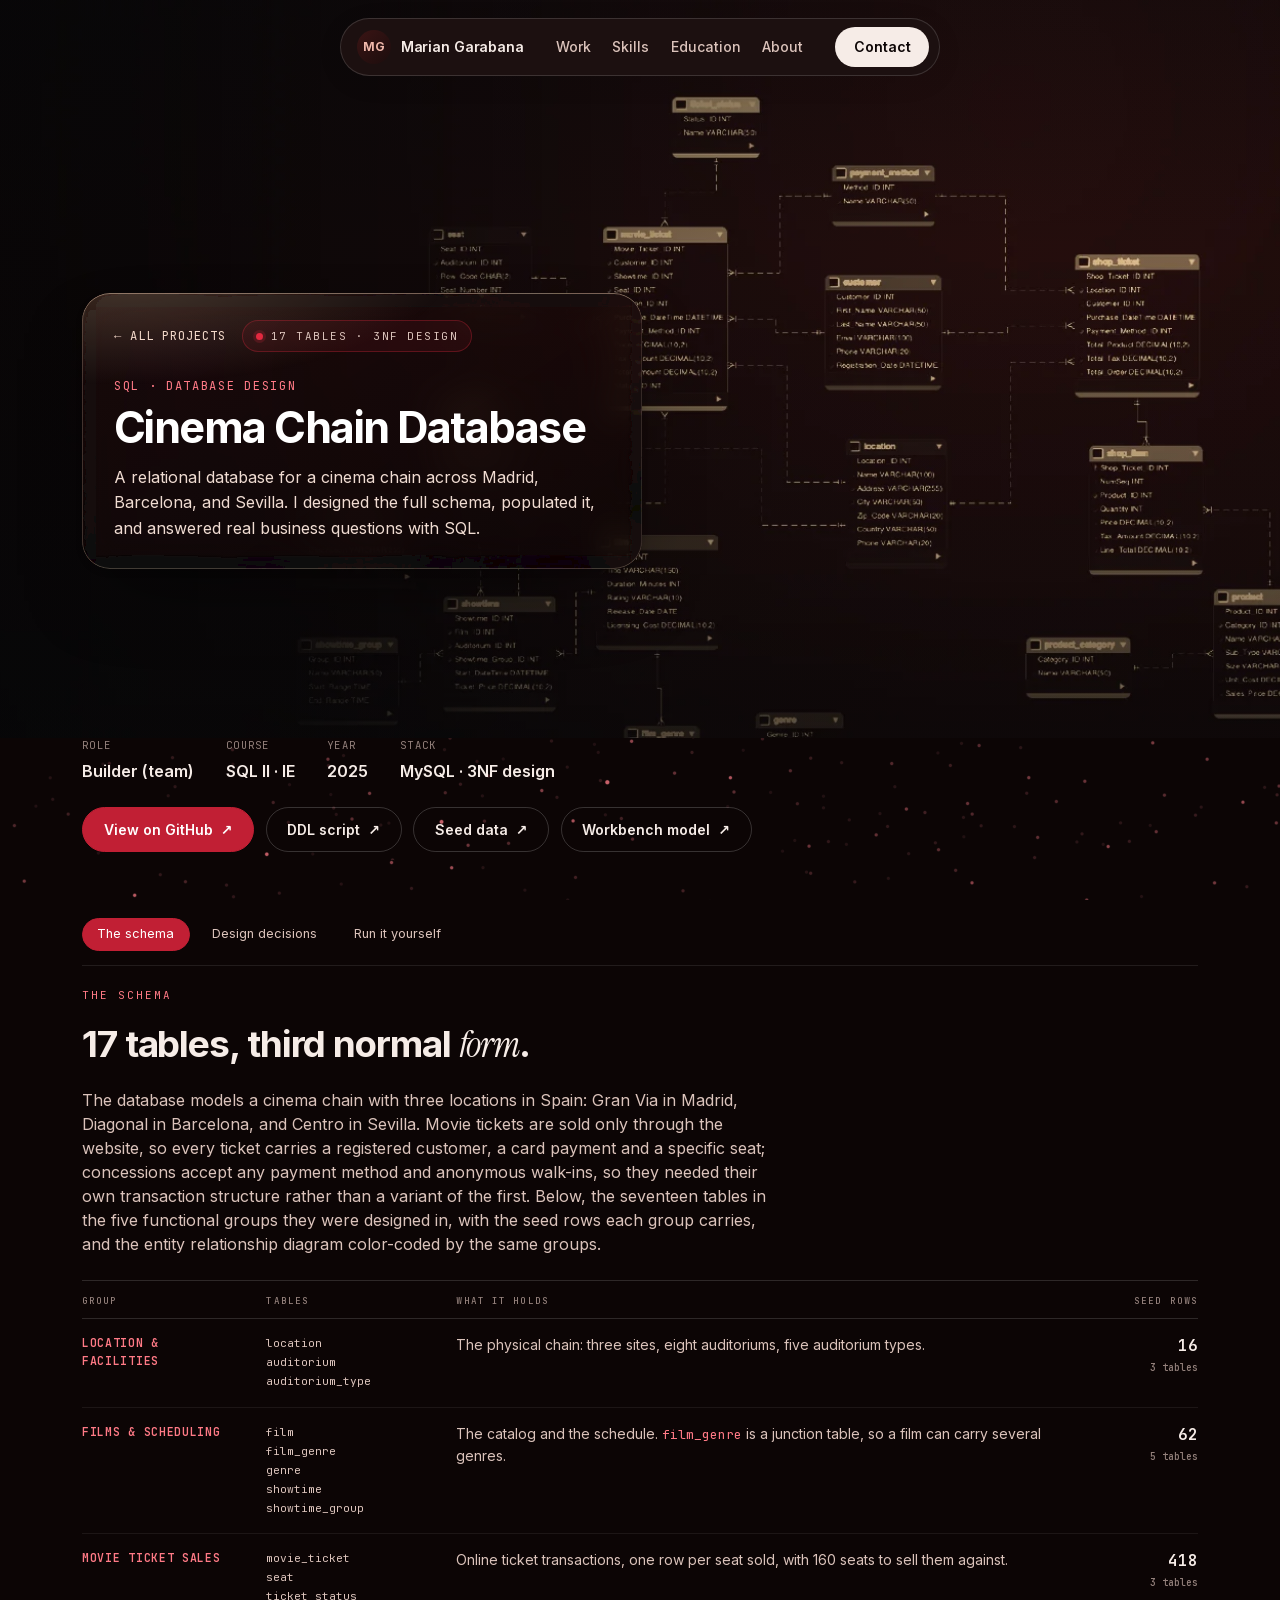
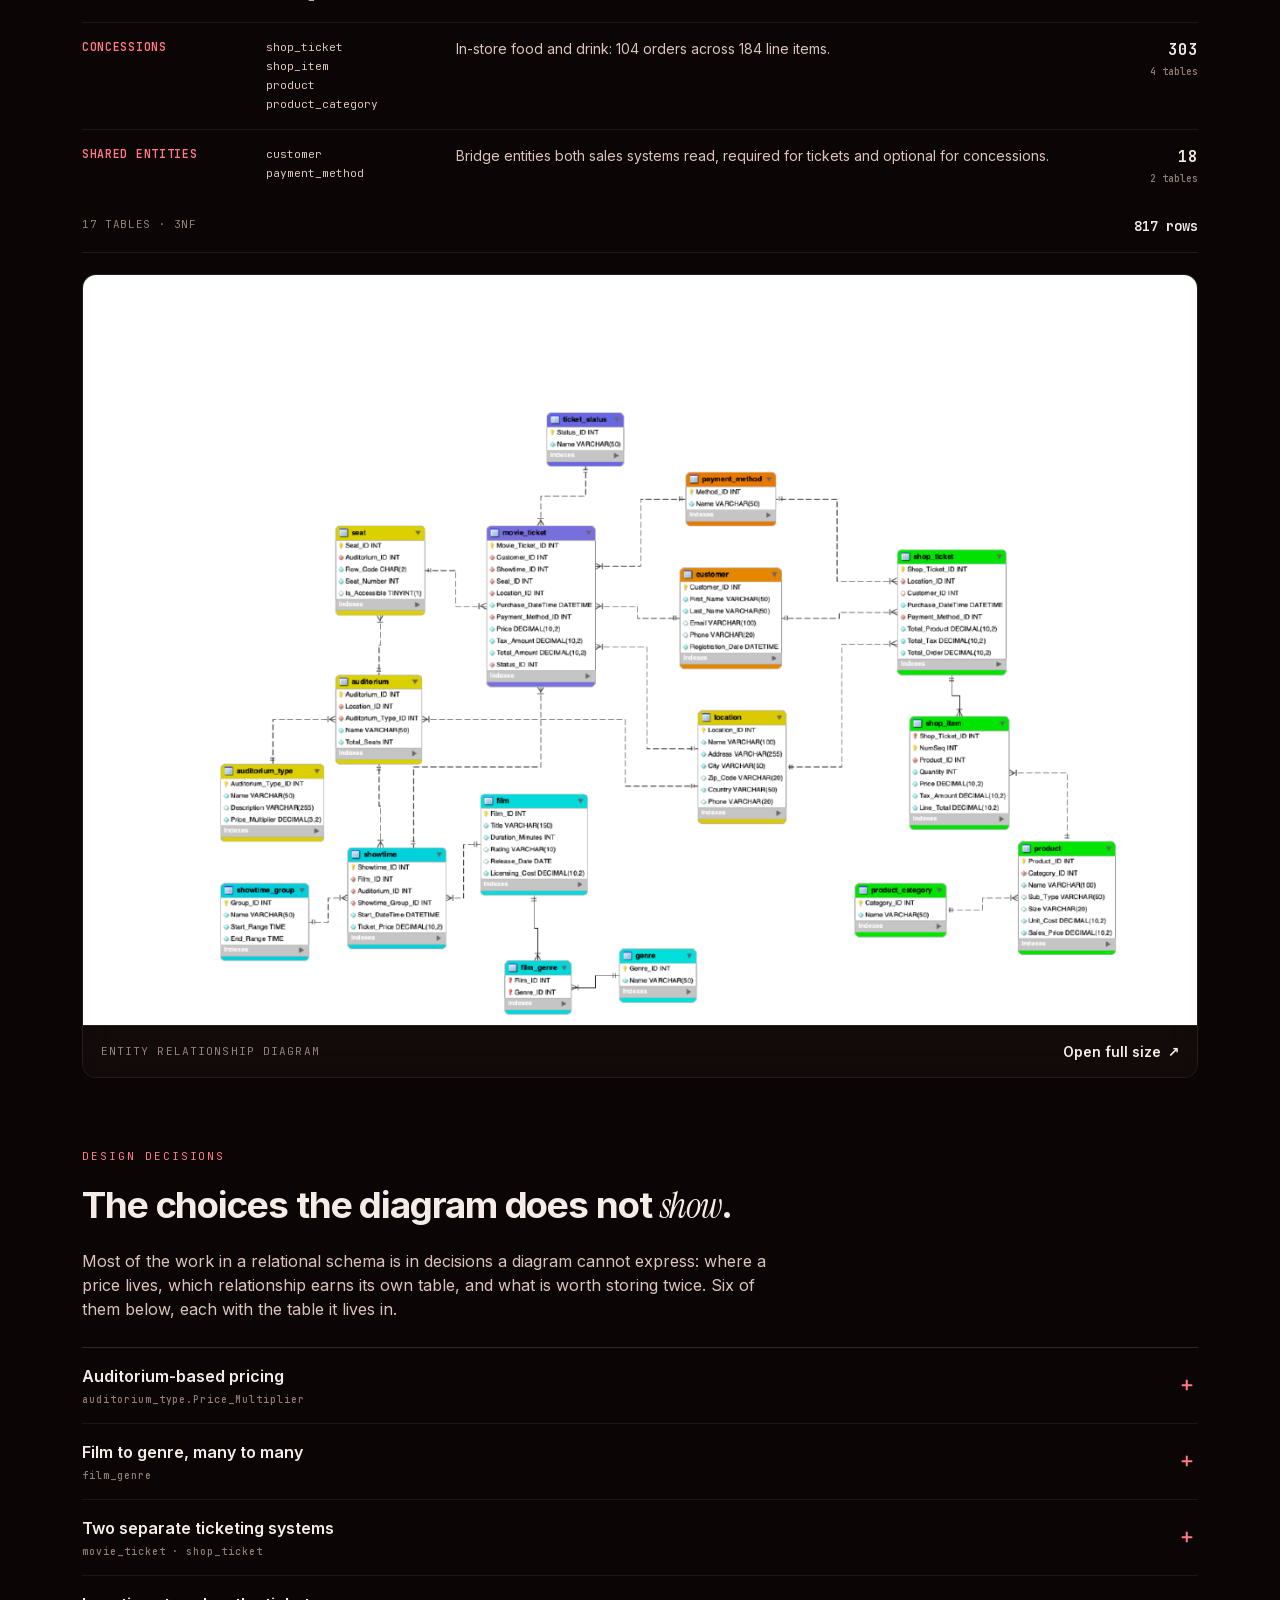
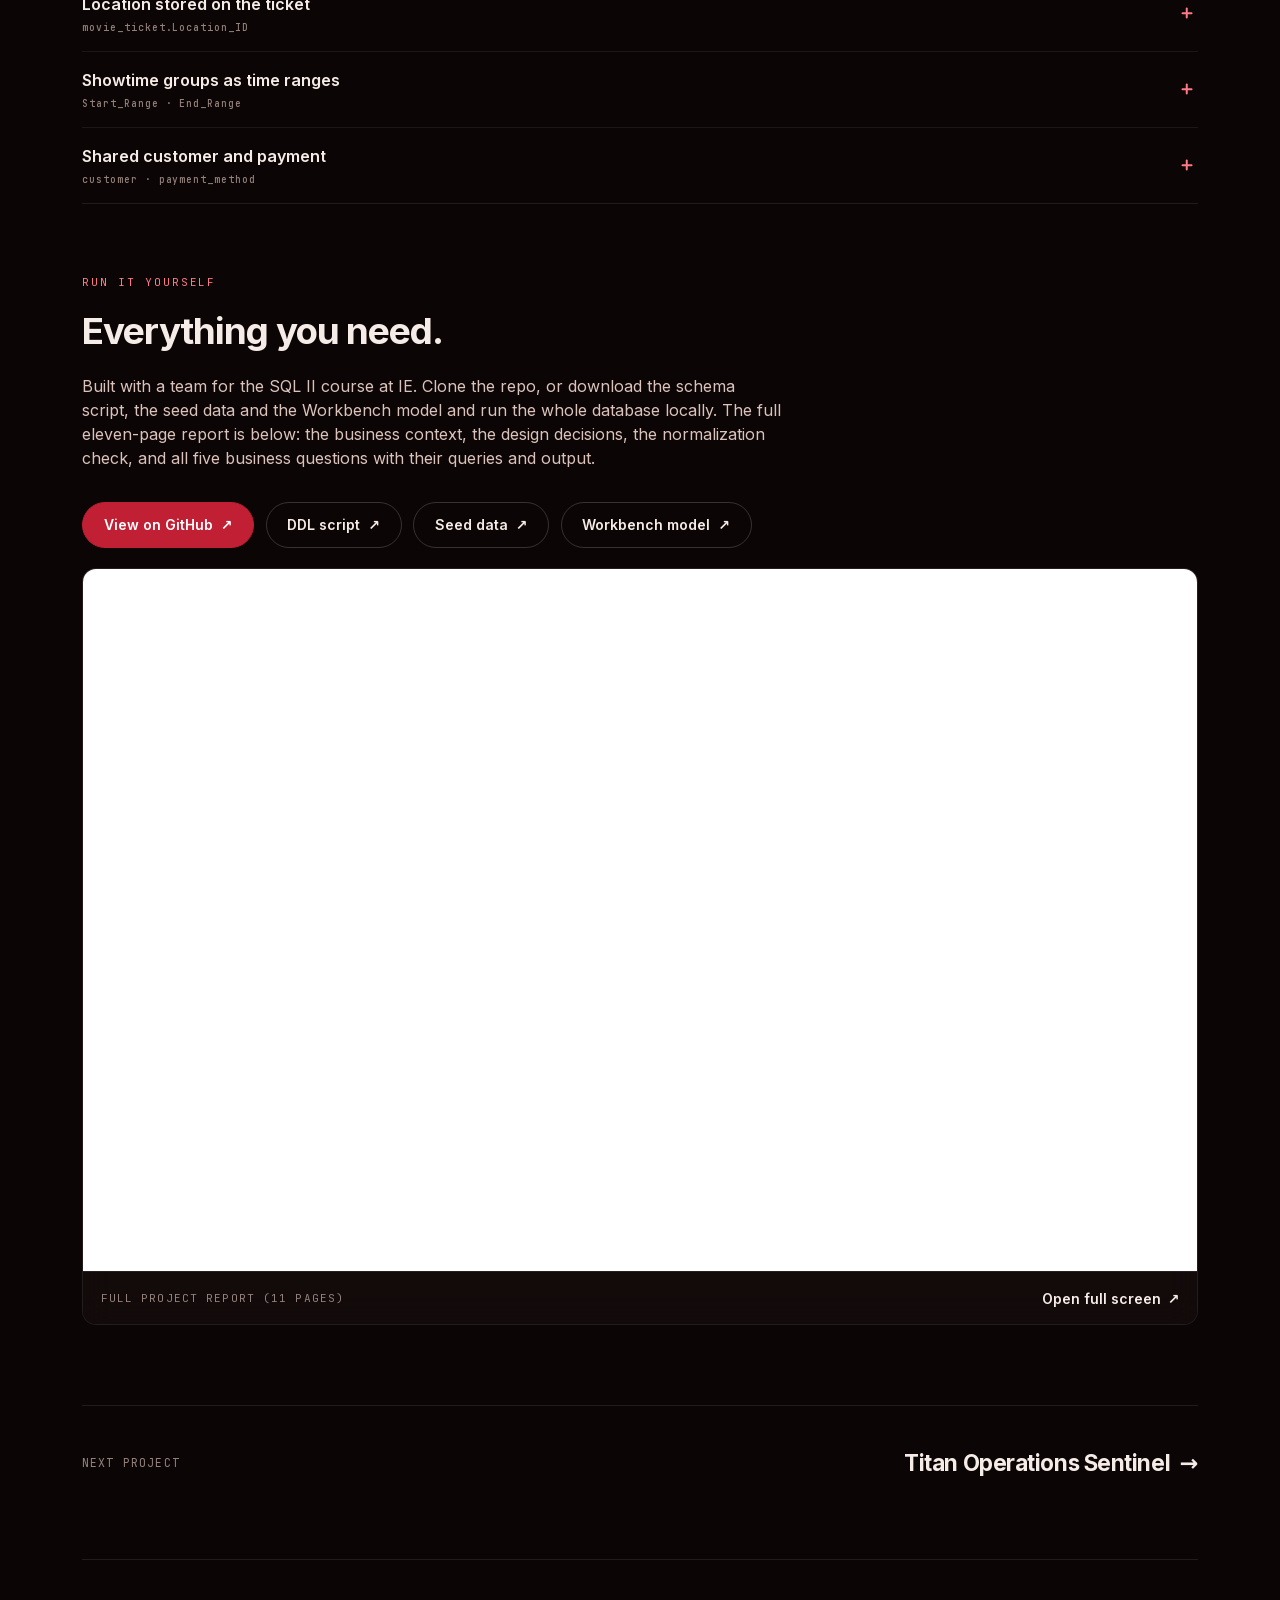
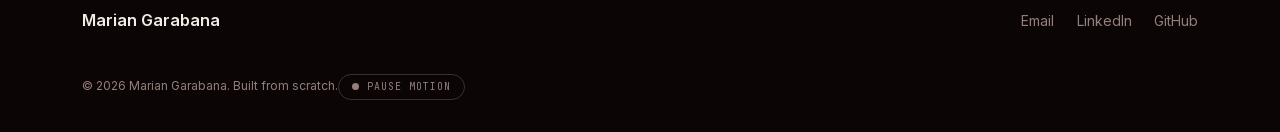
<file: cinema.html>
<!DOCTYPE html>
<html lang="en">
<head>
<meta charset="UTF-8" />
<meta name="viewport" content="width=device-width, initial-scale=1.0" />
<title>Cinema Chain Database · Marian Garabana</title>
<meta name="description" content="A relational database for a cinema chain across Madrid, Barcelona, and Sevilla: 17 tables in third normal form, 817 seed rows, and five business questions answered in SQL." />
<meta name="author" content="Marian Garabana" />
<link rel="canonical" href="https://mariangarabana.github.io/cinema.html" />
<link rel="icon" href="favicon.svg" type="image/svg+xml" />
<meta name="theme-color" content="#0d0606" />
<meta property="og:type" content="article" />
<meta property="og:title" content="Cinema Chain Database · Marian Garabana" />
<meta property="og:description" content="A relational database for a cinema chain across Madrid, Barcelona, and Sevilla: 17 tables in third normal form, 817 seed rows, and five business questions answered in SQL." />
<meta property="og:url" content="https://mariangarabana.github.io/cinema.html" />
<meta property="og:image" content="https://mariangarabana.github.io/assets/og-cover.png" />
<meta property="og:image:width" content="1200" />
<meta property="og:image:height" content="630" />
<meta property="og:site_name" content="Marian Garabana" />
<meta name="twitter:card" content="summary_large_image" />
<meta name="twitter:title" content="Cinema Chain Database · Marian Garabana" />
<meta name="twitter:description" content="A relational database for a cinema chain across Madrid, Barcelona, and Sevilla: 17 tables in third normal form, 817 seed rows, and five business questions answered in SQL." />
<meta name="twitter:image" content="https://mariangarabana.github.io/assets/og-cover.png" />
<link rel="preload" as="font" type="font/woff2" href="assets/fonts/inter-latin-var.woff2" crossorigin />
<link rel="preload" as="image" href="assets/hero-cinema-poster.webp" fetchpriority="high" />
<link rel="stylesheet" href="styles.css" />
<style>
  /* ===== dark marquee-red theme scoped to this page ===== */
  body.theme-cinema{
    --bg:#0c0505; --surface:#1c1010; --surface2:#160c0c;
    --ink:#f6ece7; --ink-soft:#dbc3bb; --muted:#93807b;
    --red:#e2293f; --red-deep:#c11f34; --gold:#d7a94e;
    /* text-safe companion to --red: --red measures 4.45:1 on --bg, under the
       4.5:1 floor for small mono labels; --red-ink measures 8.06:1. Same
       pattern as trading's --up/--down-ink pair. P1-3 precedent. */
    --red-ink:#ff7a86;
    /* this page is not in styles.css's shared dark-theme selector (the seven
       project themes at line ~81), so --border/--border2 are declared here
       rather than inherited; same rgba values every other dark theme gets. */
    --border:rgba(255,255,255,.09); --border2:rgba(255,255,255,.18);
    /* KPI card tokens, measured on the composited card: 7.31:1 and 10.71:1 */
    --kpi-accent:var(--red-ink); --kpi-accent-rgb:255,122,134; --kpi-v2:#f0b9b0;
  }
  body.theme-cinema{background:radial-gradient(1100px 560px at 74% -12%,#2a1010 0%,var(--bg) 55%)}
  .theme-cinema .nav{border-color:rgba(255,255,255,.14)}
  .theme-cinema .nav.scrolled{background:rgba(28,16,16,.62)}
  .theme-cinema .nav-ava{background:linear-gradient(135deg,#3a1414,#1c0d0d);color:#f0b8ab}
  .theme-cinema .float-pill{border-color:rgba(255,255,255,.14)}
  .theme-cinema ::selection{background:var(--red);color:#1a0508}
  .theme-cinema .pd-cat{color:var(--red-ink)}
  .theme-cinema .h-sec .eyebrow{color:var(--red-ink)}
  .theme-cinema .pd-links a{border-color:var(--red-deep);background:var(--red-deep);color:#fff}
  .theme-cinema .pd-links a.ghost{background:transparent;color:var(--ink);border-color:var(--border2)}
  .cin-badge{display:inline-flex;align-items:center;gap:.5rem;font-family:var(--mono);font-size:.68rem;letter-spacing:.14em;text-transform:uppercase;color:var(--ink-soft);background:rgba(226,41,63,.08);border:1px solid rgba(226,41,63,.3);padding:.4rem .8rem;border-radius:100px;margin-bottom:1.4rem}
  .cin-badge .dot{width:7px;height:7px;border-radius:50%;background:var(--red);box-shadow:0 0 0 3px rgba(226,41,63,.18)}

  /* ===== IMAGE HERO =====
     Uses the shared .vhero + .lg system in styles.css, not a fork of it. No
     footage exists for this project yet, so the <video> element carries a
     poster and no <source> child, the same shape aerospace and spain shipped
     in before their clips arrived. With no source the video never plays and
     simply displays its poster attribute, so normal motion and reduced motion
     read identically: a still. The poster itself is derived from the
     project's own ERD (assets/cinema-erd.png), recolored into a dark
     red/gold duotone so it reads as hero art instead of a pasted screenshot,
     with no stock photography anywhere in it. The vhero-still fallback image
     is intentionally not hidden, following the fix documented on
     aerospace.html: styles.css hides .vhero-bg video under
     prefers-reduced-motion (line ~717), and only the still img is left to
     carry the hero for those readers. In normal flow the video element (100%
     height, first child) fills the box and .vhero-bg's overflow:hidden clips
     the img sitting below it, so the img only becomes visible once the video
     is removed from flow. */
  .cin-panel{max-width:min(560px,54%);padding:1.7rem 2rem 1.7rem;
    --lg-tint-1:rgba(46,16,16,.40);--lg-tint-2:rgba(10,5,5,.58);--lg-sat:165%}
  .cin-panel .lg-fx::after{
    background:radial-gradient(130% 90% at 6% -8%,rgba(255,214,168,.22),rgba(255,214,168,0) 46%);
    box-shadow:inset 0 1px 0 rgba(255,225,196,.42),inset 1px 0 0 rgba(255,225,196,.2),
               inset -1px 0 0 rgba(255,225,196,.13),inset 0 -1px 0 rgba(255,225,196,.22)}
  .cin-panel .pd-top{display:flex;align-items:center;gap:1rem;flex-wrap:wrap;margin-bottom:1.6rem}
  .cin-panel .pd-back{margin-bottom:0;color:#f3d9c9}
  .cin-panel .pd-back:hover{color:#fff}
  .cin-panel .cin-badge{margin-bottom:0}
  .cin-panel .pd-cat{margin-bottom:.7rem}
  .cin-panel .pd-title{font-size:clamp(2rem,3.4vw,2.7rem);color:#fff}
  .cin-panel .pd-sub{margin-top:.95rem;font-size:var(--t-3);color:#f0dcd2;max-width:33rem}
  /* no backdrop-filter: the shared fallback is neutral black, retint it toward the canvas */
  @supports not ((backdrop-filter:blur(1px)) or (-webkit-backdrop-filter:blur(1px))){
    .cin-panel .lg-face{background:rgba(10,5,5,.84)}
  }
  @media(max-width:900px){.cin-panel{max-width:100%}}
  @media(max-width:720px){
    .cin-panel{padding:1.3rem 1.2rem 1.3rem}
    .cin-panel .lg-face{background:rgba(10,5,5,.66)}
    .cin-panel .pd-top{margin-bottom:1.3rem}
  }

  /* ===== fact belt, below the band ===== */
  .pd-belt{display:flex;justify-content:space-between;align-items:flex-end;
    gap:1.5rem 2.5rem;flex-wrap:wrap;margin-bottom:3.4rem}
  .pd-belt .pd-facts{margin-top:0;gap:2rem}
  .pd-belt .pd-links{margin-top:0}
  @media(max-width:720px){
    .pd-belt{margin-bottom:2.4rem}
    .pd-belt .pd-facts{gap:1.1rem 1.6rem}
  }

  /* ===== SECTION RAIL =====
     Was a tablist that hid three quarters of the case study behind a click. The
     panels are real sections now and this is a scrollspy over them. Anchors, not
     buttons, so every label still jumps with the script blocked; the pill styling
     is the same set of --secnav-* properties the buttons used. Same rail as the
     other case studies. */
  .secnav{--secnav-hover:rgba(255,255,255,.07);--secnav-focus:var(--red-ink);
          --secnav-on-bg:var(--red-deep);--secnav-on-ink:#fff;
          position:sticky;z-index:6;top:calc(var(--nav-h) - 2px);padding-top:.75rem;
          background:var(--bg);transition:top .3s var(--ease)}
  body:has(#navOuter.nav-hidden) .secnav{top:.35rem}
  .secnav a{flex:none;scroll-snap-align:start;text-decoration:none;
    font-size:.8rem;line-height:1;white-space:nowrap;padding:.55rem .9rem;
    border-radius:100px;border:1px solid transparent;background:transparent;
    color:var(--ink-soft);
    transition:background .18s var(--ease),color .18s var(--ease),
               border-color .18s var(--ease)}
  .secnav a:hover{background:var(--secnav-hover);border-color:var(--border);color:var(--ink)}
  .secnav a:focus-visible{outline:2px solid var(--secnav-focus);outline-offset:2px}
  .secnav a[aria-current="true"]{background:var(--secnav-on-bg);
    color:var(--secnav-on-ink);border-color:var(--secnav-on-bg)}
  .case-sec{scroll-margin-top:calc(var(--nav-h) + 88px);padding-top:0}
  .case-sec > .h-sec:first-child{margin-top:4rem}
  /* The first section opens directly under the rail, so it does not get the full
     section rhythm. Same cut as aerospace and dicorsa. */
  #s-schema > .h-sec:first-child{margin-top:.9rem}
  @media(prefers-reduced-motion:reduce){ .secnav{transition:none} }

  .h-sec .lead{color:var(--ink-soft);max-width:44rem;margin-top:1rem}
  /* styles.css has no base rule for <code>, only .card code on the pages that use
     it, so table and column names in running prose need one here. */
  .lead code,.phz-d code,.spec-d code{font-family:var(--mono);font-size:.92em;color:var(--red-ink)}

  /* ===== SCHEMA LEDGER =====
     Was a four-up KPI grid printing 17 / 817 / 3 / 3NF, every one of which is in
     the paragraph above it, and a pair of boxes holding tag pills. One ruled
     ledger on the page canvas instead: the five functional groups the schema was
     designed in, the tables in each, and the seed rows each group carries. Row
     counts are counted from assets/cinema-dml.sql and total 817; the grouping is
     the report's own (section 2). Below 620px the head is taken out and each row
     stacks. Copied from spain.html's .phz. */
  .phz{width:100%;border-collapse:collapse;margin-top:1.5rem;
    border-top:1px solid rgba(255,255,255,.14);
    border-bottom:1px solid rgba(255,255,255,.09)}
  /* The two narrow columns are measured, so the slack lands in the description
     column instead of stretching the mono table list. */
  .phz col.grp{width:170px} .phz col.n{width:94px} .phz col.tb{width:190px}
  .phz th,.phz td{padding:.95rem .9rem;text-align:left;vertical-align:top;
    border-bottom:1px solid rgba(255,255,255,.07)}
  .phz th:first-child,.phz td:first-child{padding-left:0}
  .phz th:last-child,.phz td:last-child{padding-right:0}
  .phz thead th{font-family:var(--mono);font-size:.58rem;letter-spacing:.12em;
    text-transform:uppercase;color:var(--muted);font-weight:500;
    padding-top:.9rem;padding-bottom:.55rem;border-bottom:1px solid rgba(255,255,255,.14)}
  .phz tbody tr:last-child th,.phz tbody tr:last-child td{border-bottom:none}
  .phz-b{font-family:var(--mono);font-size:.72rem;letter-spacing:.06em;
    text-transform:uppercase;font-weight:600;color:var(--red-ink)}
  .phz-m{font-family:var(--mono);font-size:.7rem;color:var(--ink-soft);line-height:1.7}
  .phz-d{font-size:var(--t-2);color:var(--ink-soft);line-height:1.55}
  .phz-n{font-family:var(--mono);font-variant-numeric:tabular-nums;font-size:var(--t-3);
    font-weight:600;color:var(--ink);white-space:nowrap}
  /* td.phz-n, not a bare .phz-n: `.phz th,.phz td{text-align:left}` above is
     (0,1,1) and would win the tie against a one-class rule, so the count column
     would stay left-aligned. Same reason the mobile override below is named the
     same way. */
  .phz td.phz-n{text-align:right}
  .phz thead th:last-child{text-align:right}
  .phz-n span{display:block;font-size:.62rem;font-weight:500;color:var(--muted);margin-top:.2rem}
  .phz tfoot td{font-family:var(--mono);font-size:.68rem;letter-spacing:.06em;
    text-transform:uppercase;color:var(--muted);border-bottom:none;padding-top:.85rem}
  .phz tfoot .phz-n{font-size:var(--t-2);color:var(--ink);text-transform:none;letter-spacing:0}
  @media(max-width:760px){
    .phz thead{position:absolute;width:1px;height:1px;overflow:hidden;clip-path:inset(50%)}
    .phz,.phz tbody,.phz tfoot,.phz tr,.phz th,.phz td{display:block;width:auto}
    .phz tr{padding:.9rem 0;border-bottom:1px solid rgba(255,255,255,.07)}
    .phz tbody tr:last-child{border-bottom:none}
    .phz th,.phz td{border:0;padding:.14rem 0}
    .phz-n{font-size:var(--t-2)}
    .phz td.phz-n{text-align:left}
    .phz-n span{display:inline;margin:0 0 0 .5rem}
  }

  /* the ERD is a light diagram (white background by design), so its frame
     stays white rather than forcing it onto the dark surface tone; same
     white-background convention the shared .pd-embed iframe rule already
     uses for PDF documents. */
  .pd-embed img{display:block;width:100%;height:auto;background:#fff}

  /* GLASS ON THE EMBED FRAMES, at Marian's request, Aug 17 2026, the same move
     datathon's and madrid's chart cards took. This page has no chart cards to
     put it on: its diagram is an opaque full-bleed image, so a blur behind THAT
     would never show. The frame is where it reads, on the bands either side of
     the report poster and along both caption bars.

     It clears the no-glass-over-flat-fill rule for the same reason the other
     two pages do: the snow canvas drifts behind these frames. Take the snow off
     and this should go back to the flat --surface2 above.

     MEASURED, not assumed. Sampled off the rendered frames, 10 frames of
     drifting snow, at the band beside the poster and along the bar:
       darkest  #0F0808
       lightest #211112
       --muted #93807B on the lightest composite: 4.87:1 (floor 4.5, so 0.37 of headroom)
       --ink #F6ECE7 on the lightest composite:   15.66:1
     --muted is the number that matters here: the bar label is the smallest
     text on the surface, and it is the first thing a lower alpha would break.
     .66/.55 measured 4.76:1, which passes but leaves almost nothing for a
     bright cluster of flakes, so the alphas are .74/.68 instead. */
  @supports ((backdrop-filter:blur(1px)) or (-webkit-backdrop-filter:blur(1px))){
    .theme-cinema .pd-embed{background:rgba(16,9,9,.74);
      -webkit-backdrop-filter:blur(16px) saturate(1.05);
      backdrop-filter:blur(16px) saturate(1.05)}
    .theme-cinema .pd-embed-bar{background:rgba(22,12,12,.68)}
  }

  /* ===== DESIGN-DECISION ACCORDION =====
     Six decisions as one ruled accordion on the page canvas, one open at a time.
     Native <details name="dd">, so exclusive opening, keyboard operation and the
     open state itself are the browser's, not a script's: with JS blocked every
     row still opens. The answer animates where ::details-content and
     interpolate-size are supported and simply appears where they are not, which
     is the same progressive line the hover-drop cards took. */
  .acc{margin-top:1.6rem;border-top:1px solid rgba(255,255,255,.14);
    border-bottom:1px solid rgba(255,255,255,.09);interpolate-size:allow-keywords}
  .acc details + details{border-top:1px solid rgba(255,255,255,.07)}
  .acc summary{display:grid;grid-template-columns:minmax(0,1fr) auto;align-items:center;
    gap:1.2rem;padding:1.05rem 0;cursor:pointer;list-style:none;
    transition:color .18s var(--ease)}
  .acc summary::-webkit-details-marker{display:none}
  .acc summary:hover{color:var(--ink)}
  .acc summary:focus-visible{outline:2px solid var(--red-ink);outline-offset:3px}
  /* h3, not a bare div: the accordion is the section's list of subheadings and the
     page runs h1 -> h2 -> h3 with no skipped level. The mono table name sits
     inside it as a quieter run, so the heading text stays one line of prose. */
  .acc h3{margin:0;font-size:var(--t-3);font-weight:600;font-family:var(--sans);
    letter-spacing:normal;text-transform:none;color:inherit;line-height:1.4}
  .acc h3 span{display:block;font-family:var(--mono);font-size:.6rem;letter-spacing:.1em;
    color:var(--muted);margin-top:.35rem;font-weight:500}
  .acc-i{flex:none;width:22px;height:22px;position:relative;color:var(--red-ink);
    transition:transform .28s var(--ease)}
  .acc-i::before,.acc-i::after{content:'';position:absolute;left:50%;top:50%;
    width:11px;height:1.5px;background:currentColor;border-radius:2px;
    transform:translate(-50%,-50%);transition:transform .28s var(--ease)}
  .acc-i::after{transform:translate(-50%,-50%) rotate(90deg)}
  .acc details[open] .acc-i::after{transform:translate(-50%,-50%) rotate(0deg)}
  .acc-c{font-size:var(--t-2);color:var(--ink-soft);line-height:1.6;max-width:52rem;
    padding:0 3rem 1.15rem 0;margin:0}
  .acc-c code{font-family:var(--mono);font-size:.92em;color:var(--red-ink)}
  @supports selector(details::details-content){
    .acc details::details-content{block-size:0;overflow:hidden;opacity:0;
      transition:block-size .3s var(--ease),content-visibility .3s allow-discrete,
                 opacity .24s var(--ease)}
    .acc details[open]::details-content{block-size:auto;opacity:1}
  }
  @media(max-width:560px){ .acc-c{padding-right:0} }
  @media(prefers-reduced-motion:reduce){
    .acc-i,.acc-i::before,.acc-i::after{transition:none}
    @supports selector(details::details-content){
      .acc details::details-content{transition:none}
    }
  }

  /* h3, not h4: the page goes h1 -> h2 -> h3 with no skipped level. */
  .card h3{font-weight:600;font-size:.72rem;font-family:var(--mono);letter-spacing:.12em;
    text-transform:uppercase;color:var(--muted);margin-bottom:1rem}
</style>
</head>
<body class="theme-cinema">
<!-- Shared PixelSnow background, the same file index and the other project
     pages load. Colored with this page's own --red-ink: --red itself is
     4.45:1 on the canvas and the deep red would sink into #0c0505. The hero
     paints over it by itself, so the flakes start below the fold. -->
<canvas id="snowBg" data-color="#ff7a86" aria-hidden="true"></canvas>
<a class="skip-link" href="#main">Skip to content</a>

<div class="nav-outer" id="navOuter">
  <nav class="nav" id="nav" aria-label="Main navigation">
    <div class="nav-brand"><div class="nav-ava" id="navAva">MG</div><span class="nav-name">Marian Garabana</span></div>
    <div class="nav-links">
      <a href="index.html#projects">Work</a><a href="index.html#services">Skills</a>
      <a href="index.html#education">Education</a><a href="index.html#about">About</a>
    </div>
    <a href="index.html#contact" class="nav-cta">Contact</a>
    <button class="nav-burger" id="burger" aria-label="Open navigation menu" aria-expanded="false"><span></span><span></span><span></span></button>
  </nav>
</div>

<main class="wrap" id="main">
  <section class="vhero cin-hero">
    <div class="vhero-bg" aria-hidden="true">
      <video autoplay muted loop playsinline preload="metadata"
             poster="assets/hero-cinema-poster.webp"></video>
      <img class="vhero-still" src="assets/hero-cinema-poster.webp" alt=""
           width="1280" height="720" />
      <div class="vhero-veil"></div>
    </div>
    <div class="vhero-in">
      <div class="lg cin-panel">
        <div class="lg-fx" aria-hidden="true">
          <span class="lg-face"></span>
          <span class="lg-edge t"></span><span class="lg-edge b"></span>
          <span class="lg-edge l"></span><span class="lg-edge r"></span>
        </div>
        <div class="pd-top">
          <a href="index.html#projects" class="pd-back">← All projects</a>
          <div class="cin-badge"><span class="dot"></span>17 tables · 3NF design</div>
        </div>
        <div class="pd-cat">SQL · Database Design</div>
        <h1 class="pd-title" style="view-transition-name:vt-cinema">Cinema Chain Database</h1>
        <p class="pd-sub">A relational database for a cinema chain across Madrid, Barcelona, and Sevilla. I designed the full schema, populated it, and answered real business questions with SQL.</p>
      </div>
    </div>
  </section>

  <div class="pd-belt">
    <div class="pd-facts">
      <div class="pd-fact"><div class="k">Role</div><div class="v">Builder (team)</div></div>
      <div class="pd-fact"><div class="k">Course</div><div class="v">SQL II · IE</div></div>
      <div class="pd-fact"><div class="k">Year</div><div class="v">2025</div></div>
      <div class="pd-fact"><div class="k">Stack</div><div class="v">MySQL · 3NF design</div></div>
    </div>
    <div class="pd-links">
      <a href="https://github.com/MarianGarabana/SQL-Cinema-Project" target="_blank" rel="noopener">View on GitHub <span>↗</span></a>
      <a class="ghost" href="assets/cinema-ddl.sql" target="_blank" rel="noopener">DDL script <span>↗</span></a>
      <a class="ghost" href="assets/cinema-dml.sql" target="_blank" rel="noopener">Seed data <span>↗</span></a>
      <a class="ghost" href="assets/cinema-model.mwb" target="_blank" rel="noopener">Workbench model <span>↗</span></a>
    </div>
  </div>

  <!-- ===== SECTION RAIL =====
       Scrollspy, not tabs: the whole case study is on the page and this says
       where in it you are. Real anchors, so it works with the script blocked.
       Four tabs became four sections, and the old Data tab folded into the
       schema: one paragraph and two boxes of tag pills, which is the ledger's
       last column now. -->
  <nav class="secnav" id="secnav" aria-label="Sections of this project">
    <a href="#s-schema">The schema</a>
    <a href="#s-design">Design decisions</a>
    <a href="#s-build">Run it yourself</a>
  </nav>

  <section id="s-schema" class="case-sec" data-screen-label="Schema">
  <div class="h-sec">
    <span class="eyebrow">The schema</span>
    <h2>17 tables, third normal <em>form</em>.</h2>
    <p class="lead">The database models a cinema chain with three locations in Spain: Gran Via in Madrid, Diagonal in Barcelona, and Centro in Sevilla. Movie tickets are sold only through the website, so every ticket carries a registered customer, a card payment and a specific seat; concessions accept any payment method and anonymous walk-ins, so they needed their own transaction structure rather than a variant of the first. Below, the seventeen tables in the five functional groups they were designed in, with the seed rows each group carries, and the entity relationship diagram color-coded by the same groups.</p>
  </div>
  <table class="phz">
    <caption class="sr-only">The seventeen tables in five functional groups, with seed row counts per group. Location and facilities, three tables, 16 rows. Films and scheduling, five tables, 62 rows. Movie ticket sales, three tables, 418 rows. Concessions, four tables, 303 rows. Shared entities, two tables, 18 rows. 817 rows in total.</caption>
    <colgroup><col class="grp" /><col class="tb" /><col /><col class="n" /></colgroup>
    <thead>
      <tr>
        <th scope="col">Group</th>
        <th scope="col">Tables</th>
        <th scope="col">What it holds</th>
        <th scope="col">Seed rows</th>
      </tr>
    </thead>
    <tbody>
      <tr>
        <th scope="row" class="phz-b">Location &amp; facilities</th>
        <td class="phz-m">location<br />auditorium<br />auditorium_type</td>
        <td class="phz-d">The physical chain: three sites, eight auditoriums, five auditorium types.</td>
        <td class="phz-n">16<span>3 tables</span></td>
      </tr>
      <tr>
        <th scope="row" class="phz-b">Films &amp; scheduling</th>
        <td class="phz-m">film<br />film_genre<br />genre<br />showtime<br />showtime_group</td>
        <td class="phz-d">The catalog and the schedule. <code>film_genre</code> is a junction table, so a film can carry several genres.</td>
        <td class="phz-n">62<span>5 tables</span></td>
      </tr>
      <tr>
        <th scope="row" class="phz-b">Movie ticket sales</th>
        <td class="phz-m">movie_ticket<br />seat<br />ticket_status</td>
        <td class="phz-d">Online ticket transactions, one row per seat sold, with 160 seats to sell them against.</td>
        <td class="phz-n">418<span>3 tables</span></td>
      </tr>
      <tr>
        <th scope="row" class="phz-b">Concessions</th>
        <td class="phz-m">shop_ticket<br />shop_item<br />product<br />product_category</td>
        <td class="phz-d">In-store food and drink: 104 orders across 184 line items.</td>
        <td class="phz-n">303<span>4 tables</span></td>
      </tr>
      <tr>
        <th scope="row" class="phz-b">Shared entities</th>
        <td class="phz-m">customer<br />payment_method</td>
        <td class="phz-d">Bridge entities both sales systems read, required for tickets and optional for concessions.</td>
        <td class="phz-n">18<span>2 tables</span></td>
      </tr>
    </tbody>
    <tfoot>
      <tr>
        <td colspan="3">17 tables · 3NF</td>
        <td class="phz-n">817 rows</td>
      </tr>
    </tfoot>
  </table>
  <div class="pd-block">
    <div class="pd-embed">
      <img src="assets/cinema-erd.png" alt="Entity relationship diagram of the 17-table cinema database in third normal form" loading="lazy" decoding="async" width="1275" height="858">
      <div class="pd-embed-bar">
        <span class="lbl">Entity relationship diagram</span>
        <a href="assets/cinema-erd.png" target="_blank" rel="noopener">Open full size <span>↗</span></a>
      </div>
    </div>
  </div>
  </section>

  <section id="s-design" class="case-sec" data-screen-label="Design">
  <div class="h-sec">
    <span class="eyebrow">Design decisions</span>
    <h2>The choices the diagram does not <em>show</em>.</h2>
    <p class="lead">Most of the work in a relational schema is in decisions a diagram cannot express: where a price lives, which relationship earns its own table, and what is worth storing twice. Six of them below, each with the table it lives in.</p>
  </div>
  <div class="acc">
    <details name="dd">
      <summary><h3>Auditorium-based pricing<span>auditorium_type.Price_Multiplier</span></h3><span class="acc-i" aria-hidden="true"></span></summary>
      <p class="acc-c">Prices are set by auditorium type, not by seat, which is how cinemas actually invest. <code>Price_Multiplier</code> gives the final price as base times multiplier, so pricing logic lives in one place.</p>
    </details>
    <details name="dd">
      <summary><h3>Film to genre, many to many<span>film_genre</span></h3><span class="acc-i" aria-hidden="true"></span></summary>
      <p class="acc-c">Films routinely span several genres. A junction table handles that without the redundancy and integrity problems of a comma-separated column.</p>
    </details>
    <details name="dd">
      <summary><h3>Two separate ticketing systems<span>movie_ticket · shop_ticket</span></h3><span class="acc-i" aria-hidden="true"></span></summary>
      <p class="acc-c"><code>movie_ticket</code> requires a customer, a seat and a showtime. <code>shop_ticket</code> allows an anonymous purchase with none of them, because in a real foyer people buy snacks without watching a film.</p>
    </details>
    <details name="dd">
      <summary><h3>Location stored on the ticket<span>movie_ticket.Location_ID</span></h3><span class="acc-i" aria-hidden="true"></span></summary>
      <p class="acc-c">Location is derivable through showtime and auditorium, and stored on the ticket anyway. It keeps revenue-per-location reporting to a single join.</p>
    </details>
    <details name="dd">
      <summary><h3>Showtime groups as time ranges<span>Start_Range · End_Range</span></h3><span class="acc-i" aria-hidden="true"></span></summary>
      <p class="acc-c">Each daily period carries a start and end time, not just a name. Tickets link to a group by foreign key; concession orders match on purchase time falling inside the range, which is what lets one query count both streams by time of day.</p>
    </details>
    <details name="dd">
      <summary><h3>Shared customer and payment<span>customer · payment_method</span></h3><span class="acc-i" aria-hidden="true"></span></summary>
      <p class="acc-c">A customer record is required for a ticket and optional for a shop order. The rule that tickets are card-only is a business rule, enforced in the application rather than the schema.</p>
    </details>
  </div>
  </section>

  <section id="s-build" class="case-sec" data-screen-label="Run it yourself">
  <div class="h-sec">
    <span class="eyebrow">Run it yourself</span>
    <h2>Everything you need.</h2>
    <p class="lead">Built with a team for the SQL II course at IE. Clone the repo, or download the schema script, the seed data and the Workbench model and run the whole database locally. The full eleven-page report is below: the business context, the design decisions, the normalization check, and all five business questions with their queries and output.</p>
    <div class="pd-links" style="margin-top:2rem">
      <a href="https://github.com/MarianGarabana/SQL-Cinema-Project" target="_blank" rel="noopener">View on GitHub <span>↗</span></a>
      <a class="ghost" href="assets/cinema-ddl.sql" target="_blank" rel="noopener">DDL script <span>↗</span></a>
      <a class="ghost" href="assets/cinema-dml.sql" target="_blank" rel="noopener">Seed data <span>↗</span></a>
      <a class="ghost" href="assets/cinema-model.mwb" target="_blank" rel="noopener">Workbench model <span>↗</span></a>
    </div>
  </div>
  <div class="pd-block">
    <div class="pd-embed">
      <iframe src="assets/cinema-report.pdf#view=FitH" title="Cinema Chain Database, full project report, 11 pages" loading="lazy"></iframe>
      <div class="pd-embed-bar">
        <span class="lbl">Full project report (11 pages)</span>
        <a href="assets/cinema-report.pdf" target="_blank" rel="noopener">Open full screen <span>↗</span></a>
      </div>
    </div>
  </div>
  </section>

  <div class="pd-next">
    <span class="lbl">Next project</span>
    <a href="titan.html">Titan Operations Sentinel <span>→</span></a>
  </div>
</main>

<div class="wrap">
  <footer>
    <div class="foot">
      <div class="fl">Marian Garabana</div>
      <div class="fr">
        <a href="mailto:marian.garabana@gmail.com">Email</a>
        <a href="https://www.linkedin.com/in/marian-garabana-garrido" target="_blank" rel="noopener">LinkedIn</a>
        <a href="https://github.com/MarianGarabana" target="_blank" rel="noopener">GitHub</a>
      </div>
    </div>
    <div class="foot-copy">© <span id="yr"></span> Marian Garabana. Built from scratch.</div>
  </footer>
</div>

<div class="float-pill" id="floatPill">
  <div class="fp-txt"><b>Get in touch</b><span>Email me anytime</span></div>
  <a href="mailto:marian.garabana@gmail.com" class="fp-ico" aria-label="Email Marian"><svg viewBox="0 0 24 24" width="18" height="18" fill="none" stroke="currentColor" stroke-width="1.8" stroke-linecap="round" stroke-linejoin="round" aria-hidden="true"><rect x="2.5" y="4.5" width="19" height="15" rx="2.5"/><path d="m3 6.5 9 6.5 9-6.5"/></svg></a>
</div>

<script>
/* ===== SECTION RAIL: scrollspy =====
   The anchors work without this. It adds which pill is lit, an offset jump that
   clears the sticky rail, and keeping the lit pill inside the rail's own
   horizontal scroll on a phone. aria-current, not aria-selected: links, not tabs. */
(function(){
  var rail=document.getElementById('secnav'); if(!rail) return;
  var links=[].slice.call(rail.querySelectorAll('a[href^="#s-"]'));
  var secs=links.map(function(a){ return document.getElementById(a.getAttribute('href').slice(1)); });
  if(secs.some(function(s){ return !s; })) return;

  var cur=-1;
  function light(i){
    if(i===cur) return;
    cur=i;
    links.forEach(function(a,j){
      if(i===j) a.setAttribute('aria-current','true'); else a.removeAttribute('aria-current');
    });
    var a=links[i];
    if(rail.scrollWidth>rail.clientWidth){
      var want=a.offsetLeft-(rail.clientWidth-a.offsetWidth)/2;
      rail.scrollTo({left:Math.max(0,want),behavior:'smooth'});
    }
  }

  /* Reading position, not intersection ratio: these sections are wildly different
     heights, so the tallest would hold the marker while a short one owns the
     screen. */
  var raf=0;
  function measure(){
    raf=0;
    var line=(parseFloat(getComputedStyle(document.documentElement).getPropertyValue('--nav-h'))||76)+110;
    var i=0;
    for(var k=0;k<secs.length;k++){ if(secs[k].getBoundingClientRect().top<=line) i=k; }
    light(i);
  }
  function onScroll(){ if(!raf) raf=requestAnimationFrame(measure); }
  addEventListener('scroll',onScroll,{passive:true});
  addEventListener('resize',onScroll);
  measure();

  function pad(){
    var navH=parseFloat(getComputedStyle(document.documentElement).getPropertyValue('--nav-h'))||76;
    return navH+rail.getBoundingClientRect().height+12;
  }
  /* park() is symmetric: it corrects a section that landed under the rail AND one
     that landed too far below it. Measured on dicorsa.html, where a one-way guard
     left the jump 200 to 620px short with the wrong pill lit. Re-asserted on a
     short ladder because the nav's own 300ms show/hide moves the rail after
     park() scrolls upward, and because the ERD and the report iframe are lazy and
     can change the document height mid-travel. */
  function park(i){
    var delta=secs[i].getBoundingClientRect().top-(rail.getBoundingClientRect().bottom+12);
    if(Math.abs(delta)<=2) return;
    var to=Math.max(0,scrollY+delta);
    if(window.lenis) window.lenis.scrollTo(to,{immediate:true});
    else window.scrollTo(0,to);
  }
  function jump(i){
    var y=Math.max(0,scrollY+secs[i].getBoundingClientRect().top-pad());
    function fix(){
      [0,140,340,600,900,1200].forEach(function(ms){
        setTimeout(function(){ park(i); if(ms===1200) light(i); },ms);
      });
    }
    if(window.lenis) window.lenis.scrollTo(y,{duration:1.1,onComplete:fix});
    else { window.scrollTo({top:y,behavior:'smooth'}); setTimeout(fix,700); }
  }

  links.forEach(function(a,i){
    a.addEventListener('click',function(e){
      e.preventDefault();
      jump(i);
      history.replaceState(null,'',a.getAttribute('href'));
      light(i);
    });
  });

  /* A deep link lands before this script has measured anything, and the browser
     honors scroll-margin-top, not the rail's real height. Re-park it once. */
  if(location.hash){
    var idx=links.findIndex(function(a){ return a.getAttribute('href')===location.hash; });
    if(idx>-1) addEventListener('load',function(){ setTimeout(function(){ jump(idx); },60); },{once:true});
  }
})();
</script>
<script src="main.js" defer></script>
<!-- Shader, props and reasoning all live in snow-bg.js; the #snowBg rules are
     in styles.css, which this page already loads. Delete this tag and the
     canvas after <body> to revert. -->
<script src="snow-bg.js" defer></script>
</body>
</html>
</file>
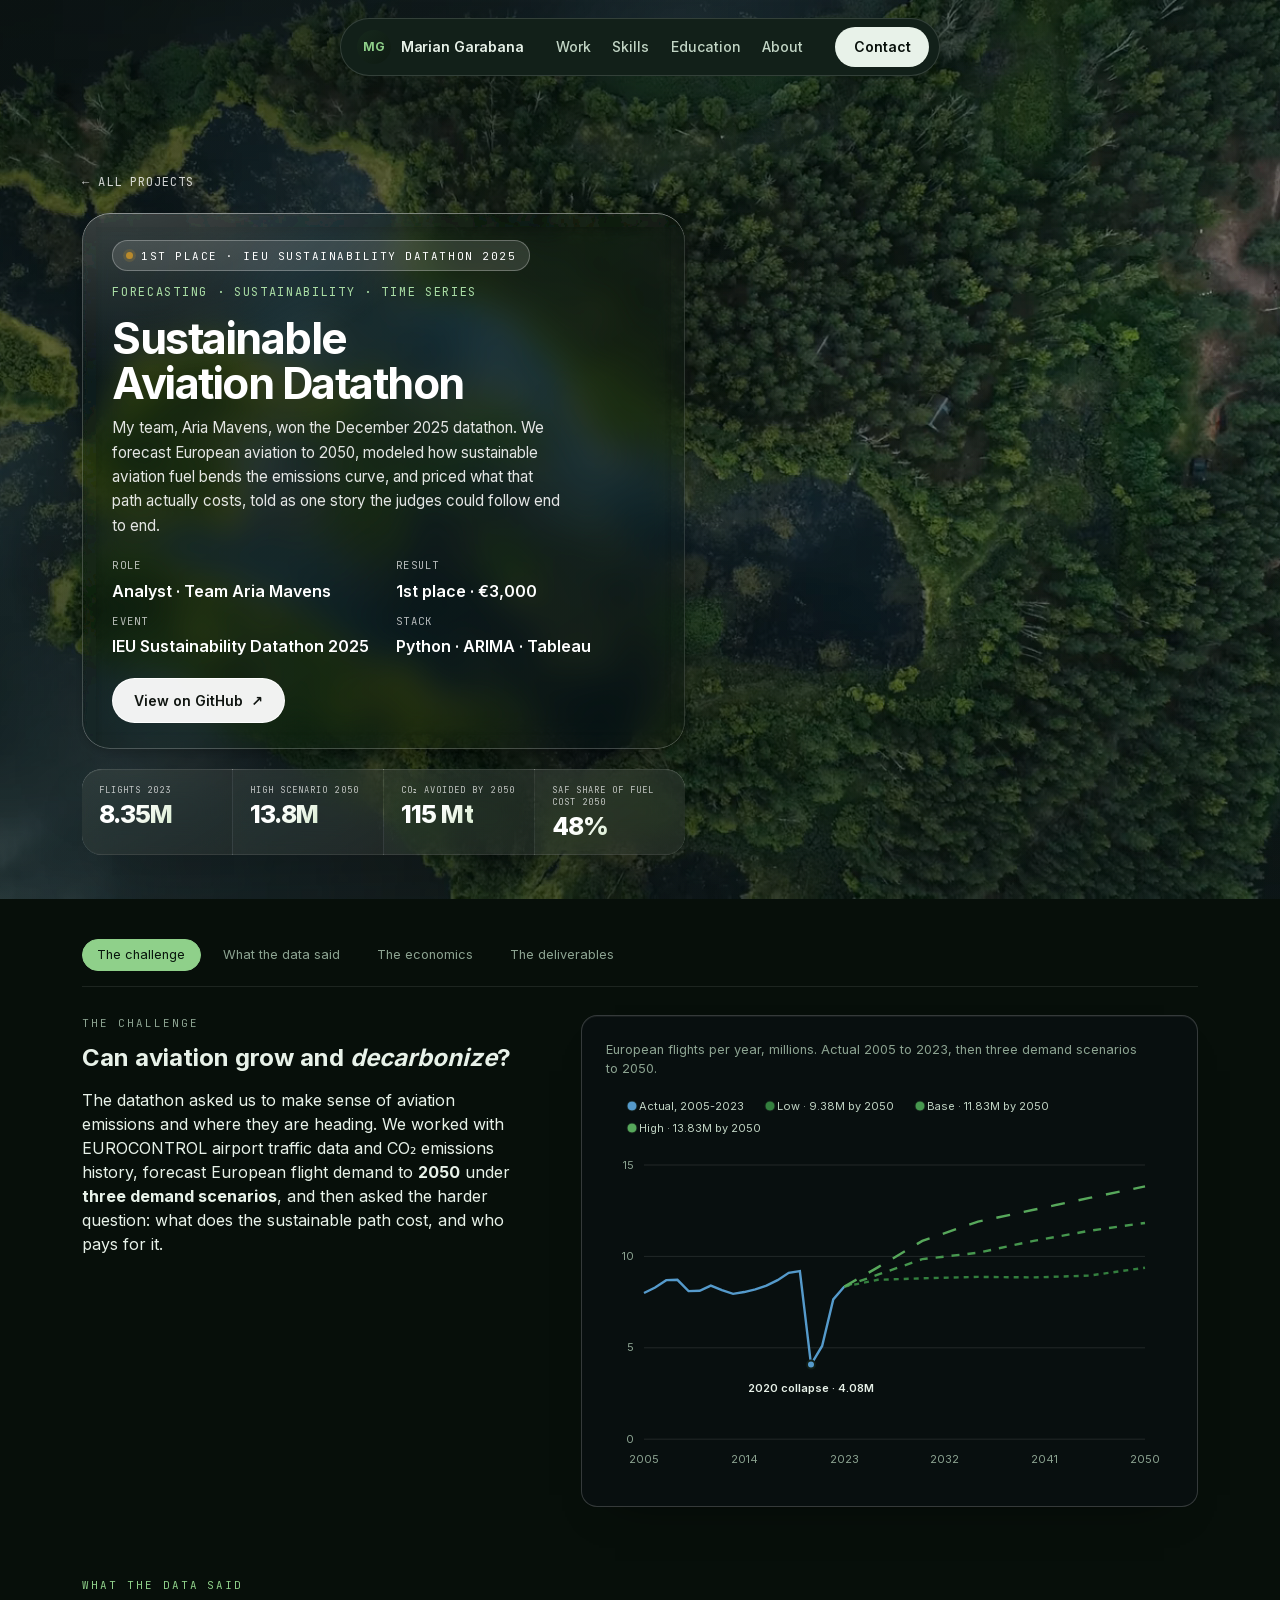
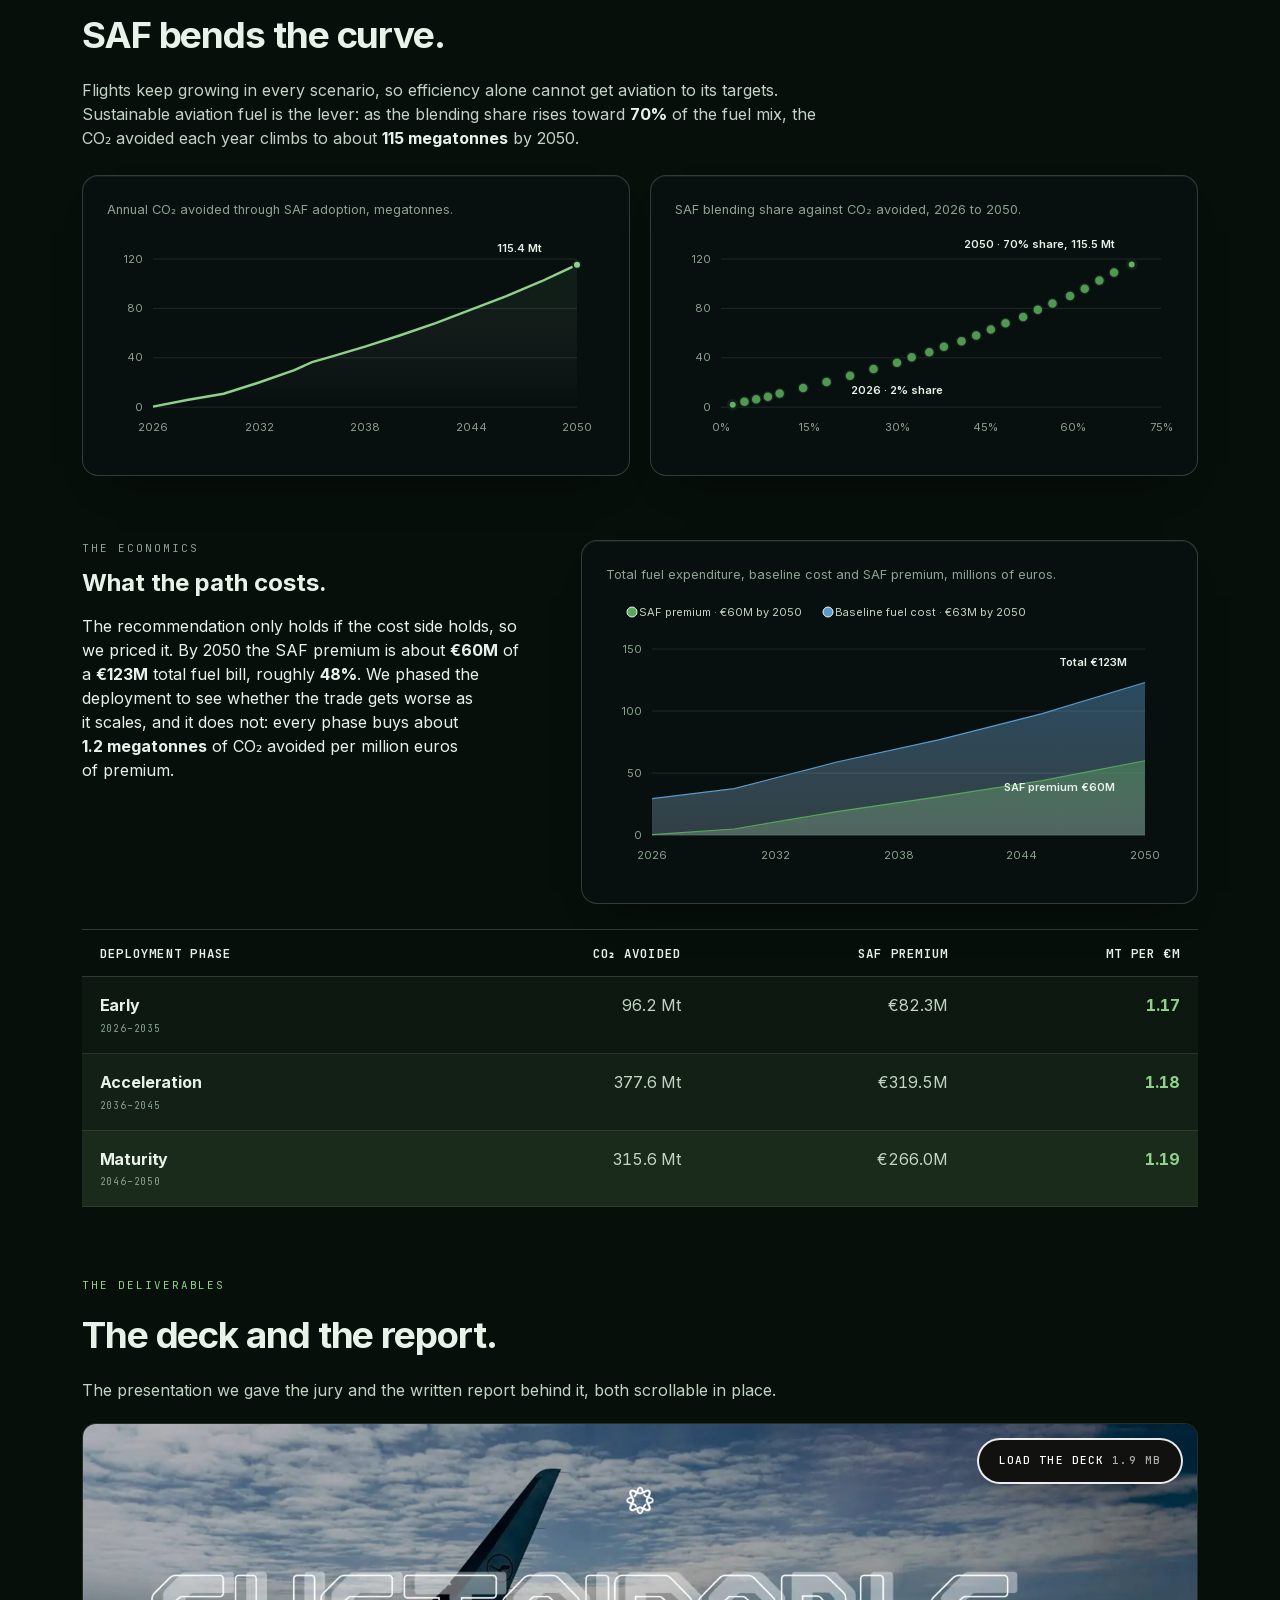
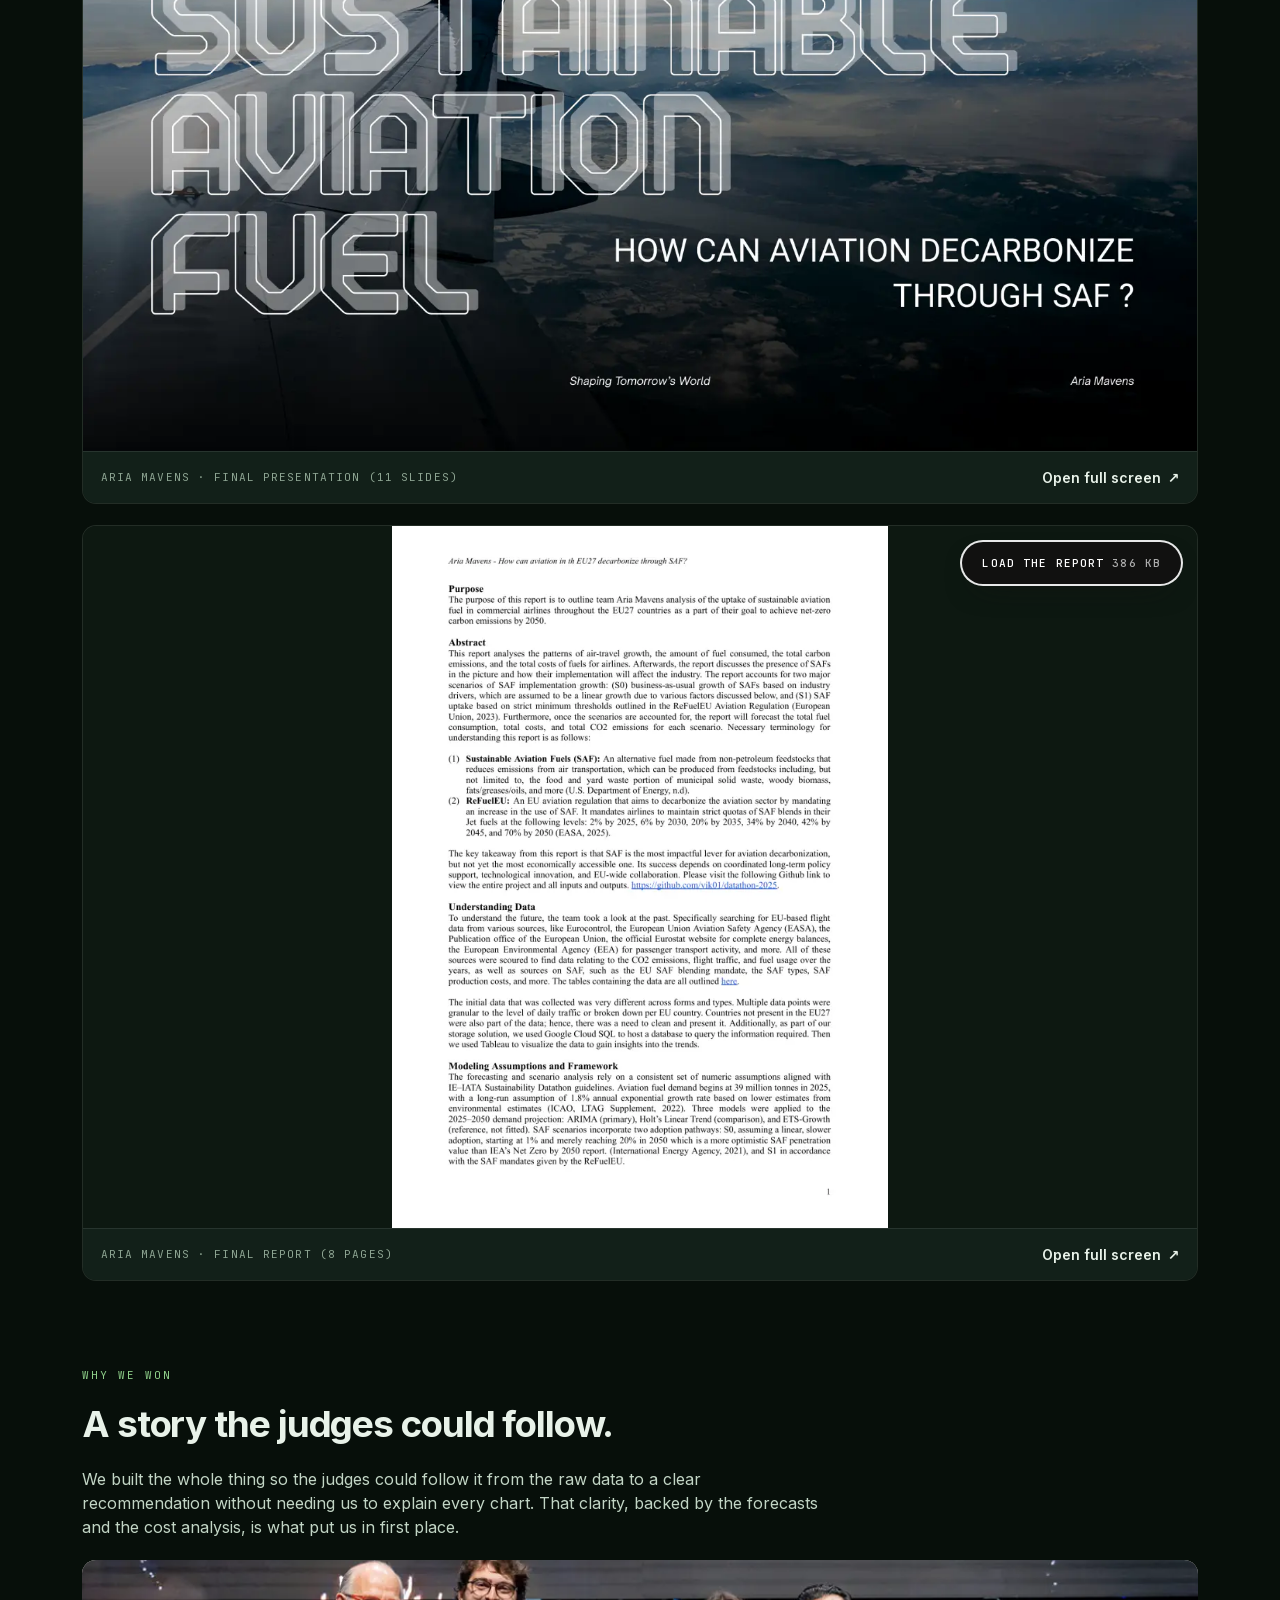
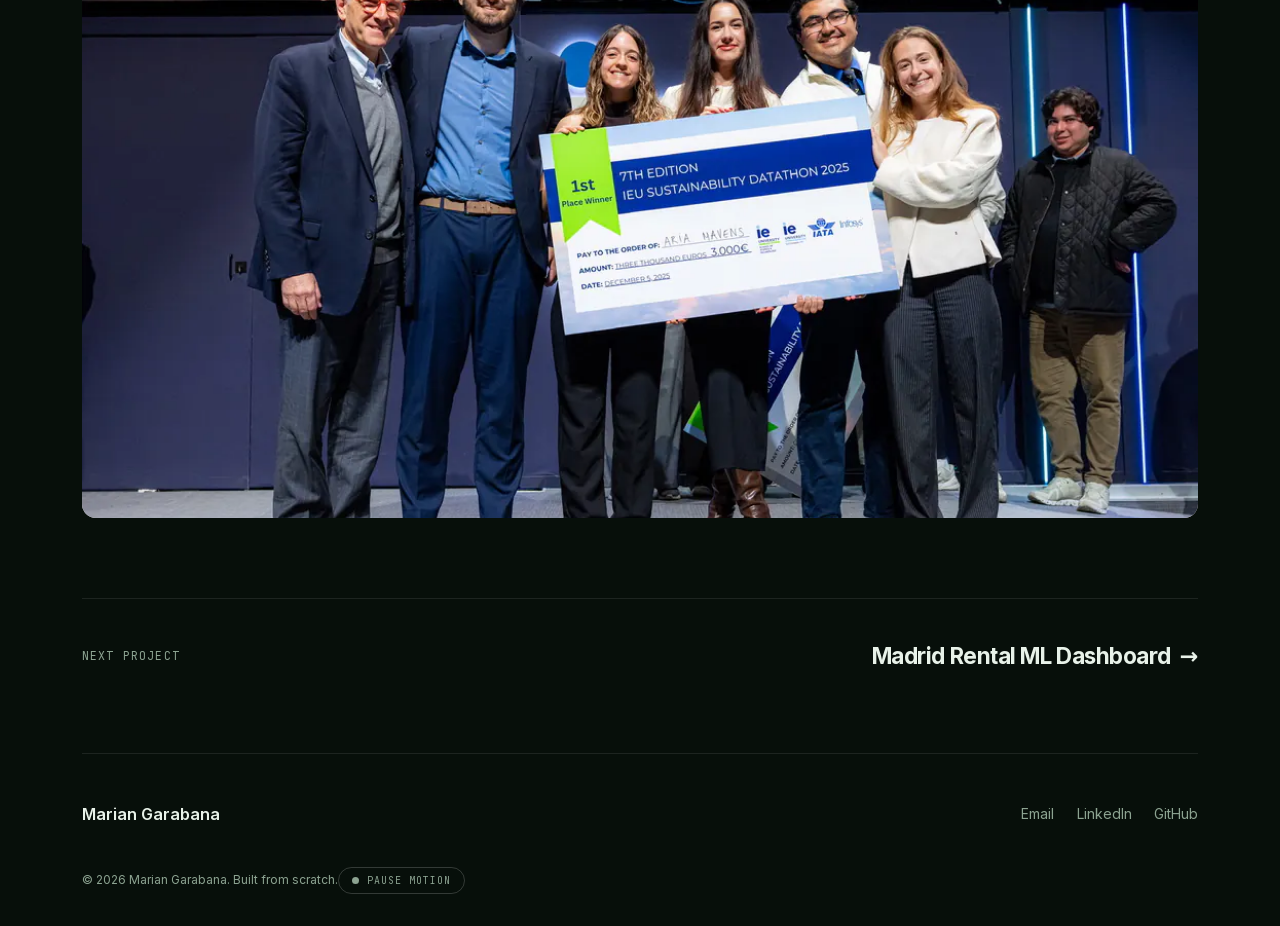
<file: datathon.html>
<!DOCTYPE html>
<html lang="en">
<head>
<meta charset="UTF-8" />
<meta name="viewport" content="width=device-width, initial-scale=1.0" />
<title>Sustainable Aviation Datathon · Marian Garabana</title>
<meta name="description" content="1st place at the IEU Sustainability Datathon 2025: forecasting European aviation to 2050 and pricing the path to decarbonization through sustainable aviation fuel." />
<meta name="author" content="Marian Garabana" />
<link rel="canonical" href="https://mariangarabana.github.io/datathon.html" />
<link rel="icon" href="favicon.svg" type="image/svg+xml" />
<meta name="theme-color" content="#070F0A" />
<meta property="og:type" content="article" />
<meta property="og:title" content="Sustainable Aviation Datathon · Marian Garabana" />
<meta property="og:description" content="1st place at the IEU Sustainability Datathon 2025: forecasting European aviation to 2050 and pricing the path to decarbonization through sustainable aviation fuel." />
<meta property="og:url" content="https://mariangarabana.github.io/datathon.html" />
<meta property="og:image" content="https://mariangarabana.github.io/assets/og-cover.png" />
<meta property="og:image:width" content="1200" />
<meta property="og:image:height" content="630" />
<meta property="og:site_name" content="Marian Garabana" />
<meta name="twitter:card" content="summary_large_image" />
<meta name="twitter:title" content="Sustainable Aviation Datathon · Marian Garabana" />
<meta name="twitter:description" content="1st place at the IEU Sustainability Datathon 2025: forecasting European aviation to 2050 and pricing the path to decarbonization through sustainable aviation fuel." />
<meta name="twitter:image" content="https://mariangarabana.github.io/assets/og-cover.png" />
<link rel="preload" as="font" type="font/woff2" href="assets/fonts/inter-latin-var.woff2" crossorigin />
<link rel="stylesheet" href="styles.css" />
<style>
  /* ===== datathon theme: dark forest canvas, leaf-green accents =====
     Converted from the cream palette Aug 17 2026, so this page joins the shared
     dark canvas the other project pages already use. The three green tokens keep
     their names and their ordering (forest = the primary accent, leaf and sage
     the two deeper steps) but every VALUE is re-derived, because the cream ones
     invert: #2E6B3E measured 6.71:1 on a white card and measures 2.29:1 on this
     canvas. Ratios below are computed against the worst point of the canvas, the
     lightest part of the radial gradient (#13291B), not against flat --bg. */
  body.theme-datathon{
    --bg:#070F0A; --surface:#122019; --surface2:#0D1811;
    --ink:#E8F2E9; --ink-soft:#C2D5C5; --muted:#8CA391;
    /* --border/--border2 are declared HERE, not inherited. styles.css carries
       the shared dark-canvas pair on a selector list that does not name
       theme-datathon, so without these two lines the page would keep the cream
       ink hairlines and every border on a dark surface would vanish. */
    --border:rgba(255,255,255,0.09); --border2:rgba(255,255,255,0.18);
    /* forest 8.49:1 on the canvas and 9.27:1 on --surface, so it carries the
       eyebrows, the category line and the ledger's result column as text.
       leaf and sage are mark colors, checked against --surface at 5.74:1 and
       4.47:1 and inside the validator's dark lightness band; slate is the
       re-derived "actual data" blue, and unlike the cream #4C6E8F it clears the
       OKLCH chroma floor (0.101 against 0.10) instead of failing it. */
    --forest-ink:#8FD08A; --leaf:#57A85B; --sage:#46974E; --slate:#559ACB; --gold:#B98A2C;
    /* KPI card tokens. The cream note here said the value gradient ran ink to
       forest because "a light far stop would fade out on white". That reasoning
       is dead: on this canvas both stops are light, so the far stop is
       --ink-soft, and --kpi-v2 is what scripts/a11y-check.mjs measures as the
       glyph color. 10.93:1 on --surface. */
    --kpi-accent:var(--forest-ink); --kpi-accent-rgb:143,208,138; --kpi-v2:#C2D5C5; }
  body.theme-datathon{background:radial-gradient(1100px 560px at 70% -12%,#13291B 0%,var(--bg) 55%)}
  .theme-datathon .nav{border-color:rgba(255,255,255,.14)}
  .theme-datathon .nav.scrolled{background:rgba(18,32,25,.62)}
  .theme-datathon .nav-ava{background:linear-gradient(135deg,#16281C,#0E1A12);color:var(--forest-ink)}
  .theme-datathon .float-pill{border-color:rgba(255,255,255,.14)}
  .theme-datathon ::selection{background:var(--forest-ink);color:#08150C}
  .theme-datathon .pd-cat{color:var(--forest-ink)}
  .theme-datathon .h-sec .eyebrow{color:var(--forest-ink)}
  /* dark ink on the accent, not white: white on --forest-ink is 1.82:1 */
  .theme-datathon .pd-links a{border-color:var(--forest-ink);background:var(--forest-ink);color:#08150C}
  .theme-datathon .pd-links a.ghost{background:transparent;color:var(--ink);border-color:var(--border2)}
  .dt-badge{display:inline-flex;align-items:center;gap:.5rem;font-family:var(--mono);font-size:.68rem;letter-spacing:.14em;text-transform:uppercase;color:var(--ink-soft);background:rgba(143,208,138,.10);border:1px solid rgba(143,208,138,.32);padding:.4rem .8rem;border-radius:100px;margin-bottom:1.4rem}
  .dt-badge .dot{width:7px;height:7px;border-radius:50%;background:var(--gold);box-shadow:0 0 0 3px rgba(185,138,44,.2)}

  /* ===== HERO: video + liquid glass =========================================
     The panel is DARK glass with light text. That is forced, not a style pick:
     nature.mp4 averages luminance 42/61/48, so dark text on light glass cannot
     reach 4.5:1 over it at any tint that still looks like glass. Light-on-dark
     inverts the contrast budget and lets the tint drop far enough to read as
     glass. Numbers verified by sampling composited pixels across video frames.
     Edge treatment follows the four-strip technique: each rim strip runs its own
     backdrop pass through #distortion, which is what makes the panel read as a
     thick pane rather than a translucent rectangle. */
  .dt-hero{position:relative;margin-inline:calc(50% - 50vw);width:100vw;max-width:100vw;
           min-height:clamp(560px,82vh,780px);display:flex;align-items:center;
           overflow:hidden;isolation:isolate;background:#0d1410}
  .dt-hero-bg{position:absolute;inset:0;z-index:0;overflow:hidden}
  .dt-hero-bg video,.dt-hero-bg img{width:100%;height:100%;object-fit:cover;
    object-position:58% 50%;display:block}
  /* light touch only: the video carries the hero, the veil just seats the type */
  .dt-hero-veil{position:absolute;inset:0;pointer-events:none;
    background:
      linear-gradient(100deg,rgba(8,14,10,.42) 0%,rgba(8,14,10,.30) 40%,
                      rgba(8,14,10,.10) 72%,rgba(8,14,10,.04) 100%),
      linear-gradient(180deg,rgba(8,14,10,.30) 0%,rgba(8,14,10,0) 34%,
                      rgba(8,14,10,.34) 100%)}
  .dt-hero-in{position:relative;z-index:1;width:100%;max-width:var(--max);
              margin:0 auto;padding:5.5rem 2rem 2.75rem}
  .dt-hero .pd-back{display:inline-block;margin-bottom:1rem;color:rgba(255,255,255,.80)}
  .dt-hero .pd-back:hover{color:#fff}

  /* --- the glass ---------------------------------------------------------- */
  .dt-panel{position:relative;max-width:min(680px,54%);border-radius:28px;
            padding:1.7rem 1.9rem 1.6rem;border:0;background:none;isolation:isolate}
  .dt-glassfx{position:absolute;inset:0;border-radius:inherit;overflow:hidden;z-index:0;
              pointer-events:none}
  .dt-glassfx .face{position:absolute;inset:0;
    background:linear-gradient(148deg,rgba(18,26,20,.30),rgba(10,16,12,.40));
    -webkit-backdrop-filter:blur(16px) saturate(155%);
            backdrop-filter:blur(16px) saturate(155%)}
  /* four rim strips, each distorting its own slice of the backdrop */
  .dt-glassfx .lg{position:absolute;-webkit-backdrop-filter:url(#distortion) blur(1px);
                          backdrop-filter:url(#distortion) blur(1px)}
  .dt-glassfx .lg.t{top:0;left:0;right:0;height:14px}
  .dt-glassfx .lg.b{bottom:0;left:0;right:0;height:14px}
  .dt-glassfx .lg.l{left:0;top:0;bottom:0;width:14px}
  .dt-glassfx .lg.r{right:0;top:0;bottom:0;width:14px}
  /* rim light and thickness */
  .dt-glassfx::after{content:'';position:absolute;inset:0;border-radius:inherit;
    background:radial-gradient(130% 90% at 6% -8%,rgba(255,255,255,.22),rgba(255,255,255,0) 44%);
    box-shadow:inset 0 1px 0 rgba(255,255,255,.42),
               inset 1px 0 0 rgba(255,255,255,.20),
               inset -1px 0 0 rgba(255,255,255,.13),
               inset 0 -1px 0 rgba(255,255,255,.22)}
  .dt-panel{box-shadow:0 3px 6px rgba(0,0,0,.16),0 36px 80px -30px rgba(0,0,0,.55)}
  .dt-panel > *:not(.dt-glassfx){position:relative;z-index:1}
  @supports not ((backdrop-filter:blur(1px)) or (-webkit-backdrop-filter:blur(1px))){
    .dt-glassfx .face{background:rgba(10,16,12,.72)}
  }

  /* --- type on dark glass -------------------------------------------------- */
  .dt-panel .pd-title{margin:0 0 .7rem;text-wrap:balance;color:#fff;
                      font-size:clamp(2.1rem,3.4vw,3.05rem);line-height:1.02}
  .dt-panel .pd-sub{margin:0 0 1.25rem;max-width:50ch;font-size:.95rem;
                    color:rgba(255,255,255,.88)}
  .dt-panel .pd-facts{margin:0 0 1.2rem;display:grid;
                      grid-template-columns:repeat(2,minmax(0,1fr));gap:.7rem 1.6rem}
  .dt-panel .pd-fact .k{color:rgba(255,255,255,.70)}
  .dt-panel .pd-fact .v{color:#fff}
  .dt-panel .pd-cat{margin:0;color:#A9DCA4}
  .dt-panel .pd-links{margin:0}
  .theme-datathon .dt-panel .pd-links a{background:rgba(255,255,255,.94);
    border-color:rgba(255,255,255,.94);color:#101511}
  .theme-datathon .dt-panel .pd-links a:hover{background:#fff;border-color:#fff}
  .dt-meta{display:flex;align-items:center;gap:.75rem;flex-wrap:wrap;margin-bottom:.95rem}
  .dt-meta .dt-badge{margin-bottom:0;color:#fff;background:rgba(255,255,255,.12);
                     border-color:rgba(255,255,255,.28)}

  /* --- KPI strip, same glass ------------------------------------------------ */
  .dt-kpis{position:relative;display:grid;grid-template-columns:repeat(4,minmax(0,1fr));
    gap:1px;margin-top:1.3rem;max-width:min(680px,54%);border-radius:20px;overflow:hidden;
    background:rgba(255,255,255,.14);
    box-shadow:inset 0 1px 0 rgba(255,255,255,.34),inset 0 -1px 0 rgba(255,255,255,.16),
               0 28px 64px -30px rgba(0,0,0,.5)}
  .dt-kpi{padding:1rem 1.05rem;
    background:linear-gradient(148deg,rgba(18,26,20,.34),rgba(10,16,12,.44));
    -webkit-backdrop-filter:blur(16px) saturate(155%);
            backdrop-filter:blur(16px) saturate(155%)}
  .dt-kpi .sk{font-family:var(--mono);font-size:.55rem;letter-spacing:.12em;
              text-transform:uppercase;color:rgba(255,255,255,.72);line-height:1.35}
  .dt-kpi .sv{font-size:1.55rem;font-weight:800;letter-spacing:-.025em;margin-top:.3rem;
              line-height:1;color:#fff;width:fit-content}
  /* same value gradient as the shared card, in the strip's own light-on-glass
     palette. #d8ecd0 is luminance 0.791 against the 0.529 the labels already
     carry over this glass, so the far stop is the lighter end of the ramp and
     cannot be the failing one. */
  @supports ((-webkit-background-clip:text) or (background-clip:text)){
    .dt-kpi .sv{background-image:linear-gradient(135deg,#fff 38%,#d8ecd0 100%);
      -webkit-background-clip:text;background-clip:text;
      color:#d8ecd0;-webkit-text-fill-color:transparent}
  }
  /* the strip is one pane cut into four cells by 1px seams, so the cells take
     the cursor spotlight but not the lift or the per-card top edge: either would
     break the seam and turn four readings into four floating boxes */
  .dt-kpi{--kpi-accent-rgb:143,196,127}
  .dt-kpi::after{background:none}
  @media(hover:hover){ .dt-kpi:hover{transform:none} }

  @media(max-width:900px){
    .dt-panel{max-width:100%}
    .dt-kpis{max-width:100%;grid-template-columns:repeat(2,minmax(0,1fr))}
  }
  @media(max-width:720px){
    .dt-hero{min-height:0}
    .dt-hero-in{padding:5.5rem 1.25rem 2.5rem}
    .dt-panel{padding:1.4rem 1.3rem 1.3rem;border-radius:22px}
    /* rim distortion is a GPU cost with no payoff at this size */
    .dt-glassfx .lg{display:none}
    .dt-glassfx .face{-webkit-backdrop-filter:blur(12px) saturate(140%);
                              backdrop-filter:blur(12px) saturate(140%);
                      background:rgba(10,16,12,.52)}
  }
  @media(prefers-reduced-motion:reduce){ .dt-hero-bg video{display:none} }

  /* ===== SECTION RAIL =====
     Was a tablist that hid four fifths of the case study behind a click. The
     panels are real sections now and this is a scrollspy over them. Anchors,
     not buttons, so every label still jumps with the script blocked; the pill
     declarations are copied from styles.css's .secnav button so the pills are
     pixel-identical to the ones they replace. Same rail as madrid, trading and
     titan, in this page's own accent. */
  .secnav{--secnav-mt:1.75rem;--secnav-focus:var(--forest-ink);
    position:sticky;z-index:6;top:calc(var(--nav-h) - 2px);padding-top:.75rem;
    background:var(--bg);transition:top .3s var(--ease)}
  /* main.js hides the nav on scroll-down; the rail rides up with it rather than
     leaving a 76px hole. */
  body:has(#navOuter.nav-hidden) .secnav{top:.35rem}
  .secnav a{flex:none;scroll-snap-align:start;text-decoration:none;
    font-size:.8rem;line-height:1;white-space:nowrap;padding:.55rem .9rem;
    border-radius:100px;border:1px solid transparent;background:transparent;
    color:var(--muted);
    transition:background .18s var(--ease),color .18s var(--ease),
               border-color .18s var(--ease)}
  .secnav a:hover{background:rgba(255,255,255,.07);border-color:var(--border);color:var(--ink)}
  .secnav a:focus-visible{outline:2px solid var(--forest-ink);outline-offset:2px}
  /* the lit pill is the accent with dark ink, the same shape rl and dicorsa use.
     It cannot stay var(--ink) with #fff on top: on this canvas --ink IS near
     white, so that pair was white on white. 10.29:1. */
  .secnav a[aria-current="true"]{background:var(--forest-ink);color:#08150C;border-color:var(--forest-ink)}
  /* Clears the nav and the rail together, so a jump never lands under the pills. */
  .case-sec{scroll-margin-top:calc(var(--nav-h) + 88px);padding-top:0}
  /* Only the section's OWN opening block tightens up. The h-sec blocks further
     down inside a section keep the sitewide margin, because those are real
     subsections, not boundaries. */
  /* Section boundaries. Titan's 10px worked there because its sections end with
     panels carrying their own bottom margin; here a section ends flush with the
     edge of a chart card, so 10px read as cramped. */
  .case-sec > .h-sec:first-child,
  .case-sec > .dt-split:first-child{margin-top:4rem}
  /* The first section sits right under the rail, which already has its own
     padding and rule, so it keeps the tighter opening. */
  #s-challenge > .dt-split:first-child{margin-top:1.75rem}
  @media(prefers-reduced-motion:reduce){ .secnav{transition:none} }
  /* Figures carried in prose need to be findable without being shouted. Same
     rule as madrid.html, trading.html and titan.html. */
  .lead strong{font-weight:700;color:var(--ink)}

  /* ===== layout: text column left, evidence right ===== */
  .dt-split{display:grid;grid-template-columns:minmax(0,42fr) minmax(0,58fr);
            gap:1rem 3.25rem;align-items:start;margin:4rem 0 0}
  .dt-split.flip{grid-template-columns:minmax(0,58fr) minmax(0,42fr)}
  .dt-split.flip .col-txt{order:2}
  .dt-split.flip .col-fig{order:1}
  .dt-split .col-txt .eyebrow{display:block;margin-bottom:.55rem}
  .dt-split .col-txt h2{margin:0 0 .8rem}
  .dt-split .col-txt .lead{margin:0}
  /* the 2x2 KPI block that sat under the opening paragraph is gone (markup
     removed): three of its four readings were already in the hero strip above
     it, and the fourth is a bold figure in the sentence now. Same move as
     madrid.html. */

  /* ===== figures ===== */
  /* ===== CHART SURFACES =====
     Ported from madrid.html's .m-card, deriving from --forest-ink instead of --mag.
     The charts sat bare on the cream canvas, which read as four loose plots
     rather than four exhibits.

     GLASS, at Marian's request, Aug 17 2026. It was a flat green-tinted surface
     for a few hours between the dark conversion and this. The project rule is
     that frosted panels go over real imagery, never over a flat fill, and this
     one now clears that bar for a reason that did not exist before: the snow
     canvas drifts behind these cards, so the blur has a moving field to work
     on. Take the snow away and this should go back to a flat surface.

     THE SCRIM IS LOAD-BEARING, not decoration. Every contrast ratio in the four
     chart scripts below was measured against one flat value, --surface #122019.
     The glass has to keep them true, so it is tuned to composite to roughly
     that value. SAMPLED off the rendered card, 10 frames of drifting snow, at
     the padding band where a label can sit:
       darkest  #0A1110
       lightest #15221B  (3/255 lighter than #122019, at a passing flake)
       axis label #8CA391 on the lightest composite: 6.08:1, was 6.23:1 flat
       --ink #E8F2E9 on the lightest composite:     14.34:1
     So the labels lost 0.15 of a ratio point and sit 1.6x above the 4.5 floor.
     Predicted values sat one step darker than this; these are the measured
     ones, so treat 6.08 as the number to defend.

     rgba(11,17,20,.62) is a cool near-black rather than a green one, which is
     the part she asked for: the card reads as dark glass, not as a green panel.
     Raising the alpha or dropping the blur is safe; lowering the alpha is not,
     because the flakes start to reach the labels.

     The hairline lost its forest tint with the fill. An accent-tinted rim on a
     neutral panel was the last thing making it read green.

     The cream version washed white into a 4% forest tint, which meant the card
     spanned two backgrounds and every chart label had two possible readings.
     The annotation labels moved from #2b2b27 to --ink and the hover-marker
     rings from #FFFFFF to --surface, since a ring's job is to match the surface
     behind the dot, and the composite above stays close enough to --surface
     that they still do. */
  .fig{margin:0;padding:1.5rem 1.5rem 1.3rem;border-radius:16px;
    background:var(--surface);
    border:1px solid var(--border2);
    box-shadow:inset 0 1px 0 rgba(255,255,255,.06),
      0 22px 44px -34px rgba(0,0,0,.75)}
  /* Progressive, not assumed: a browser without backdrop-filter keeps the flat
     --surface above and loses nothing but the blur. */
  @supports ((backdrop-filter:blur(1px)) or (-webkit-backdrop-filter:blur(1px))){
    .fig{background:rgba(11,17,20,.62);
      -webkit-backdrop-filter:blur(16px) saturate(1.05);
      backdrop-filter:blur(16px) saturate(1.05)}
  }
  /* same as dicorsa's: the caption runs the full width of its figure instead of
     stopping at 58ch and leaving the rest of the track empty */
  .fig-cap{font-size:.8rem;color:var(--muted);margin:0 0 .8rem;line-height:1.5;
    max-width:none}
  .fig svg{display:block;width:100%}
  /* ApexCharts mount point, shared by all four charts on this page (fcBg,
     co2, sc, cost): min-width:0 so the grid track can still shrink it
     (defect measured in the chart lab: Apex pins an explicit pixel width on
     its own inner svg and does not shrink it back on its own; a
     ResizeObserver in the page script drives the actual redraw). min-height
     holds the layout roughly steady before the lazy-loaded chart paints. */
  .fig .apex-host{display:block;width:100%;min-width:0;overflow:hidden;min-height:280px}
  @media(min-width:901px){ .fig .apex-host{min-height:380px} }
  .dt-two{display:grid;grid-template-columns:repeat(2,minmax(0,1fr));
          gap:1.3rem;margin-top:1.6rem}
  .dt-two .fig-cap{margin-bottom:.6rem}
  .fig-leg{display:flex;gap:1.1rem;font-size:.74rem;color:var(--muted);
           margin-top:.7rem;flex-wrap:wrap}
  .fig-leg .sw{display:inline-block;width:11px;height:11px;border-radius:3px;
               margin-right:.4rem;vertical-align:-1px}
  @media(max-width:900px){
    .dt-split,.dt-split.flip{grid-template-columns:1fr;gap:1.75rem;margin-top:3rem}
    .dt-split.flip .col-txt,.dt-split.flip .col-fig{order:initial}
    .dt-two{grid-template-columns:1fr;gap:1.3rem}
  }

  /* ===== legacy hero (superseded, markup removed) ===== */
  .dthero{padding:1rem 0 2rem}
  .dtstage{position:relative;border:1px solid var(--border);border-radius:20px;background:linear-gradient(180deg,var(--surface),var(--surface2));overflow:hidden;padding:1.6rem 1.8rem 1.4rem}
  .dthead{display:flex;align-items:center;justify-content:space-between;gap:1rem;flex-wrap:wrap;margin-bottom:.6rem}
  .dthead .dh{font-family:var(--mono);font-size:.56rem;letter-spacing:.16em;text-transform:uppercase;color:var(--muted)}
  .dthead .dlg{display:flex;gap:1.1rem;font-family:var(--mono);font-size:.6rem;color:var(--muted);flex-wrap:wrap}
  /* legend keys mirror the stroke pattern of each line, so the scenarios are not
     told apart by green shade alone (P1-7) */
  .dthead .dlg i{display:inline-block;width:18px;height:3px;border-radius:2px;margin-right:.4rem;vertical-align:3px}
  .dthead .dlg i.sw-actual{background:var(--slate)}
  .dthead .dlg i.sw-high{background:repeating-linear-gradient(90deg,var(--leaf) 0 11px,transparent 11px 15px)}
  .dthead .dlg i.sw-base{background:repeating-linear-gradient(90deg,var(--sage) 0 5px,transparent 5px 9px)}
  .dthead .dlg i.sw-low{background:repeating-linear-gradient(90deg,#337F3E 0 2px,transparent 2px 6px)}
  .fc-svg{width:100%;height:300px;display:block}
  @media(max-width:720px){.fc-svg{height:220px}}
  .fc-svg .grid{stroke:rgba(255,255,255,.10)}
  .fc-svg .lbl{font-family:var(--mono);font-size:9px;fill:var(--muted)}
  .fc-svg .endlbl{font-family:var(--mono);font-size:10px;font-weight:600}
  .fc-line{fill:none;stroke-width:2.4;stroke-linecap:round;stroke-linejoin:round}
  .dtstats{display:flex;gap:2rem;flex-wrap:wrap;margin-top:.9rem;padding-top:.9rem;border-top:1px solid var(--border)}
  .dtstat .sk{font-family:var(--mono);font-size:.55rem;letter-spacing:.12em;text-transform:uppercase;color:var(--muted)}
  .dtstat .sv{font-size:var(--t-5);font-weight:800;letter-spacing:-.02em;margin-top:.15rem}

  /* ===== sections ===== */
  /* the forest left rule this card used to carry is gone: the shared KPI card
     carries its accent in the label, the specular top edge and the hover rim, so
     a fifth accent on the same element was one too many */

  /* h3 so the outline runs h1 > h2 > h3 with no skipped level; sizing keeps the
     small mono chart caption look these were given as h4 (P1-9) */
  .card h3{font-weight:600;font-size:.72rem;font-family:var(--mono);letter-spacing:.12em;text-transform:uppercase;color:var(--muted);margin-bottom:1.1rem}

  /* ===== chartkit SVG rules below (co2/sc/cost): superseded, markup removed.
     All three charts moved to ApexCharts 2026-08-10, same treatment as the
     "challenge" chart. Rules kept, same convention as the legacy hero above,
     since nothing in the current markup matches these selectors any more. */
  /* CO2 avoided area */
  .co2-svg{width:100%;height:240px;display:block}
  .co2-svg .grid{stroke:rgba(255,255,255,.10)}
  .co2-svg .lbl{font-family:var(--mono);font-size:9px;fill:var(--muted)}
  .co2-area{fill:url(#co2fill);opacity:0;transition:opacity 1s ease .4s}
  .co2-area.in{opacity:1}
  .co2-line{fill:none;stroke:var(--leaf);stroke-width:2.4;stroke-linecap:round}
  .co2-mark{font-family:var(--mono);font-size:9.5px;font-weight:600;fill:var(--forest-ink)}

  /* scatter */
  .sc-svg{width:100%;height:240px;display:block}
  .sc-svg .grid{stroke:rgba(255,255,255,.10)}
  .sc-svg .lbl{font-family:var(--mono);font-size:9px;fill:var(--muted)}
  .sc-dot{opacity:0;transform-box:fill-box;transform-origin:center;transform:scale(.3);transition:opacity .4s var(--ease),transform .5s var(--ease)}
  .sc-dot.in{opacity:1;transform:scale(1)}

  /* cost structure */
  .cost-svg{width:100%;height:240px;display:block}
  .cost-svg .grid{stroke:rgba(255,255,255,.10)}
  .cost-svg .lbl{font-family:var(--mono);font-size:9px;fill:var(--muted)}
  .cost-base{fill:rgba(85,154,203,.32);opacity:0;transition:opacity .9s ease}
  .cost-prem{fill:rgba(87,168,91,.5);opacity:0;transition:opacity .9s ease .3s}
  .cost-base.in,.cost-prem.in{opacity:1}
  .cost-note{font-family:var(--mono);font-size:9.5px;font-weight:600;fill:var(--ink)}
  .chart-leg{display:flex;gap:1.2rem;font-size:.76rem;color:var(--muted);margin-top:.9rem;flex-wrap:wrap}
  .chart-leg b{color:var(--ink-soft);font-weight:600}
  .chart-leg .sw{display:inline-block;width:12px;height:12px;border-radius:3px;margin-right:.4rem;vertical-align:-1px}

  /* ===== PHASE LEDGER =====
     Was three equal white cards, each with two bar meters, and every bar
     encoded a number printed right beside it. This is one ruled ledger on the
     page canvas instead: three rows, no second encoding, no reveal to wait for.
     The reading the graphic exists for is the last column, and it is in the
     paragraph above as well. */
  .phz{width:100%;border-collapse:collapse;margin-top:1.6rem;
    border-top:1px solid var(--border2);border-bottom:1px solid var(--border)}
  .phz th,.phz td{text-align:right;padding:1rem 1.1rem;vertical-align:baseline}
  /* Outer cells carry the same inset as the inner ones, so no figure sits on
     the end of its own tint band. */
  .phz th:first-child,.phz td:first-child{text-align:left;padding-left:1.1rem}
  .phz thead th{font-family:var(--mono);font-size:.78rem;letter-spacing:.1em;
    text-transform:uppercase;color:var(--ink);font-weight:600;
    padding-top:.9rem;padding-bottom:.8rem;
    border-bottom:1px solid var(--border2)}
  .phz tbody tr + tr{border-top:1px solid var(--border)}
  .phz tbody th{font-size:var(--t-3);font-weight:700;letter-spacing:-.01em;color:var(--ink)}
  .phz tbody th span{display:block;margin-top:.3rem;font-family:var(--mono);
    font-size:.62rem;font-weight:400;letter-spacing:.08em;text-transform:uppercase;
    color:var(--muted)}
  .phz td{font-size:var(--t-3);color:var(--ink-soft);font-variant-numeric:tabular-nums}
  /* One tint per phase, still one ramp rather than three unrelated hues,
     because the phases are a progression and the ramp says so. On cream the
     ramp ran sage -> leaf -> forest and got DARKER; on this canvas the three
     deep greens at 7 to 10% would all land under the canvas and read as
     no ramp at all, so it is one hue, --forest-ink, at rising alpha and the ramp
     gets lighter instead. Worst case is the 14% row: --muted on it is 5.58:1,
     --ink-soft 9.78:1 and --forest-ink 8.30:1. */
  .phz tbody tr:nth-child(1){background:color-mix(in srgb,var(--forest-ink) 5%,transparent)}
  .phz tbody tr:nth-child(2){background:color-mix(in srgb,var(--forest-ink) 9%,transparent)}
  .phz tbody tr:nth-child(3){background:color-mix(in srgb,var(--forest-ink) 14%,transparent)}
  /* the only colored column is the one the ledger is for: the euro buys about
     the same tonne in every phase */
  .phz td.r{color:var(--forest-ink);font-weight:700}
  @media(max-width:820px){
    .phz th,.phz td{padding:.85rem .55rem;font-size:var(--t-2)}
    .phz th:first-child,.phz td:first-child{padding-left:.7rem}
    .phz th:last-child,.phz td:last-child{padding-right:.7rem}
    .phz tbody th{font-size:var(--t-2)}
    .phz thead th{font-size:.68rem;letter-spacing:.08em}
  }
</style>
</head>
<body class="theme-datathon">
<canvas id="snowBg" data-color="#8FD08A" aria-hidden="true"></canvas>
<a class="skip-link" href="#main">Skip to content</a>

<div class="nav-outer" id="navOuter">
  <nav class="nav" id="nav" aria-label="Main navigation">
    <div class="nav-brand"><div class="nav-ava" id="navAva">MG</div><span class="nav-name">Marian Garabana</span></div>
    <div class="nav-links">
      <a href="index.html#projects">Work</a><a href="index.html#services">Skills</a>
      <a href="index.html#education">Education</a><a href="index.html#about">About</a>
    </div>
    <a href="index.html#contact" class="nav-cta">Contact</a>
    <button class="nav-burger" id="burger" aria-label="Open navigation menu" aria-expanded="false"><span></span><span></span><span></span></button>
  </nav>
</div>

<svg width="0" height="0" aria-hidden="true" focusable="false" style="position:absolute">
  <filter id="distortion">
    <feTurbulence type="turbulence" baseFrequency="0.01 0.1" numOctaves="1" result="turbulence"/>
    <feDisplacementMap in2="turbulence" in="SourceGraphic" scale="8"
                       xChannelSelector="R" yChannelSelector="G"/>
  </filter>
</svg>

<main class="wrap" id="main">
  <!-- ===== HERO: the forecast is the background, glass carries the words ===== -->
  <section class="dt-hero">
    <div class="dt-hero-bg" aria-hidden="true">
      <video id="heroVid" autoplay muted loop playsinline preload="metadata"
             poster="assets/hero-nature-poster.webp">
        <source src="assets/hero-nature.webm" type="video/webm" />
        <source src="assets/hero-nature.mp4" type="video/mp4" />
      </video>
      <img class="vid-fallback" src="assets/hero-nature-poster.webp" alt=""
           width="1600" height="844" hidden />
      <div class="dt-hero-veil"></div>
    </div>
    <div class="dt-hero-in">
      <a href="index.html#projects" class="pd-back">← All projects</a>
      <div class="dt-panel">
        <div class="dt-glassfx" aria-hidden="true">
          <span class="face"></span>
          <span class="lg t"></span><span class="lg b"></span>
          <span class="lg l"></span><span class="lg r"></span>
        </div>
        <div class="dt-meta">
          <div class="dt-badge"><span class="dot"></span>1st place · IEU Sustainability Datathon 2025</div>
          <div class="pd-cat">Forecasting · Sustainability · Time Series</div>
        </div>
        <h1 class="pd-title" style="view-transition-name:vt-datathon">Sustainable Aviation Datathon</h1>
        <p class="pd-sub">My team, Aria Mavens, won the December 2025 datathon. We forecast European aviation to 2050, modeled how sustainable aviation fuel bends the emissions curve, and priced what that path actually costs, told as one story the judges could follow end to end.</p>
        <div class="pd-facts">
          <div class="pd-fact"><div class="k">Role</div><div class="v">Analyst · Team Aria Mavens</div></div>
          <div class="pd-fact"><div class="k">Result</div><div class="v">1st place · €3,000</div></div>
          <div class="pd-fact"><div class="k">Event</div><div class="v">IEU Sustainability Datathon 2025</div></div>
          <div class="pd-fact"><div class="k">Stack</div><div class="v">Python · ARIMA · Tableau</div></div>
        </div>
        <div class="pd-links">
          <a href="https://github.com/vik01/datathon-2025" target="_blank" rel="noopener">View on GitHub <span>↗</span></a>
        </div>
      </div>
      <div class="dt-kpis">
        <div class="dt-kpi kpicard"><div class="sk">Flights 2023</div><div class="sv">8.35M</div></div>
        <div class="dt-kpi kpicard"><div class="sk">High scenario 2050</div><div class="sv">13.8M</div></div>
        <div class="dt-kpi kpicard"><div class="sk">CO₂ avoided by 2050</div><div class="sv">115 Mt</div></div>
        <div class="dt-kpi kpicard"><div class="sk">SAF share of fuel cost 2050</div><div class="sv">48%</div></div>
      </div>
    </div>
  </section>

  <!-- ===== SECTION RAIL =====
       Scrollspy, not tabs: the whole case study is on the page and this says
       where in it you are. Real anchors, so it works with the script blocked. -->
  <nav class="secnav" id="secnav" aria-label="Sections of this project">
    <a href="#s-challenge">The challenge</a>
    <a href="#s-data">What the data said</a>
    <a href="#s-economics">The economics</a>
    <a href="#s-deliverables">The deliverables</a>
  </nav>

  <section id="s-challenge" class="case-sec" data-screen-label="Challenge">
  <div class="dt-split">
    <div class="col-txt">
      <span class="eyebrow">The challenge</span>
      <h2>Can aviation grow and <em>decarbonize</em>?</h2>
      <!-- The four KPI cards that sat under this paragraph are gone. Three of
           them repeated the hero strip and the fact list above it; the fourth
           is the forecast horizon, which belongs in the sentence that
           describes the forecast. -->
      <p class="lead">The datathon asked us to make sense of aviation emissions and where they are heading. We worked with EUROCONTROL airport traffic data and CO₂ emissions history, forecast European flight demand to <strong>2050</strong> under <strong>three demand scenarios</strong>, and then asked the harder question: what does the sustainable path cost, and who pays for it.</p>
    </div>
    <figure class="fig col-fig">
      <figcaption class="fig-cap">European flights per year, millions. Actual 2005 to 2023, then three demand scenarios to 2050.</figcaption>
      <!-- no role="img"/aria-label here: Apex's own legend items are real,
           individually-labeled, keyboard-toggleable buttons (confirmed via
           axe: role="img" on an ancestor of focusable controls is a
           nested-interactive violation, since role="img" declares no
           focusable descendants). The sr-only paragraph below carries the
           same finding as static text instead, so it does not depend on a
           reader tabbing through the legend to get it. -->
      <div id="fcBg" class="apex-host"></div>
      <p class="sr-only">Line chart of European flight volumes: actual history 2005 to 2023 including the 2020 collapse to 4.08 million, then high, base and low forecast scenarios reaching 13.8, 11.8 and 9.4 million flights by 2050.</p>
    </figure>
  </div>
  </section>

  <section id="s-data" class="case-sec" data-screen-label="Data">
  <div class="h-sec">
    <span class="eyebrow">What the data said</span>
    <h2>SAF bends the curve.</h2>
    <p class="lead">Flights keep growing in every scenario, so efficiency alone cannot get aviation to its targets. Sustainable aviation fuel is the lever: as the blending share rises toward <strong>70%</strong> of the fuel mix, the CO₂ avoided each year climbs to about <strong>115 megatonnes</strong> by 2050.</p>
  </div>
  <div class="dt-two">
    <figure class="fig">
      <figcaption class="fig-cap">Annual CO₂ avoided through SAF adoption, megatonnes.</figcaption>
      <!-- no role="img" on the host: Apex's own inner svg carries
           role="application" tabindex="0" for its built-in arrow-key
           data-point navigation, so wrapping it in role="img" would be a
           nested-interactive violation (same finding as the challenge
           chart above). The sr-only paragraph below carries the finding as
           static text instead. -->
      <div id="co2" class="apex-host"></div>
      <p class="sr-only">Area chart of annual CO2 avoided through SAF adoption: 10.9 megatonnes by 2030, 58.3 by 2040, 115.4 by 2050.</p>
    </figure>
    <figure class="fig">
      <figcaption class="fig-cap">SAF blending share against CO₂ avoided, 2026 to 2050.</figcaption>
      <div id="sc" class="apex-host"></div>
      <p class="sr-only">Scatter plot of SAF blending share against CO2 avoided, rising from near zero at a 2% share in 2026 to about 115 megatonnes at a 70% share in 2050. The chart's own point labels mark the 2026 and 2050 ends directly.</p>
    </figure>
  </div>
  </section>

  <section id="s-economics" class="case-sec" data-screen-label="Economics">
  <div class="dt-split">
    <div class="col-txt">
      <span class="eyebrow">The economics</span>
      <h2>What the path costs.</h2>
      <p class="lead">The recommendation only holds if the cost side holds, so we priced it. By 2050 the SAF premium is about <strong>€60M</strong> of a <strong>€123M</strong> total fuel bill, roughly <strong>48%</strong>. We phased the deployment to see whether the trade gets worse as it scales, and it does not: every phase buys about <strong>1.2 megatonnes</strong> of CO₂ avoided per million euros of premium.</p>
    </div>
    <figure class="fig col-fig">
      <figcaption class="fig-cap">Total fuel expenditure, baseline cost and SAF premium, millions of euros.</figcaption>
      <!-- no role="img" here either, same nested-interactive reason as
           above; Apex's own legend below carries "Baseline fuel cost" and
           "SAF premium" as real, individually-labeled entries, so the old
           static color-chip legend is redundant with it and was removed. -->
      <div id="cost" class="apex-host"></div>
      <p class="sr-only">Stacked area chart of total fuel expenditure 2026 to 2050, split into baseline fuel cost and SAF premium, reaching 123 million euros total with a 60 million euro premium by 2050.</p>
    </figure>
  </div>

  <!-- One ruled ledger, three rows. The bars this replaced encoded the same two
       numbers that were printed next to them. -->
  <table class="phz">
    <thead>
      <tr>
        <th scope="col">Deployment phase</th>
        <th scope="col">CO₂ avoided</th>
        <th scope="col">SAF premium</th>
        <th scope="col">Mt per €M</th>
      </tr>
    </thead>
    <tbody>
      <tr>
        <th scope="row">Early<span>2026–2035</span></th>
        <td>96.2 Mt</td><td>€82.3M</td><td class="r">1.17</td>
      </tr>
      <tr>
        <th scope="row">Acceleration<span>2036–2045</span></th>
        <td>377.6 Mt</td><td>€319.5M</td><td class="r">1.18</td>
      </tr>
      <tr>
        <th scope="row">Maturity<span>2046–2050</span></th>
        <td>315.6 Mt</td><td>€266.0M</td><td class="r">1.19</td>
      </tr>
    </tbody>
  </table>
  </section>

  <section id="s-deliverables" class="case-sec" data-screen-label="Deliverables">
  <div class="h-sec">
    <span class="eyebrow">The deliverables</span>
    <h2>The deck and the report.</h2>
    <p class="lead">The presentation we gave the jury and the written report behind it, both scrollable in place.</p>
  </div>
  <div class="pd-block">
    <div class="pd-embed">
      <a class="pdf-fac" href="assets/datathon-deck.pdf" target="_blank" rel="noopener" data-frame-title="Aria Mavens final presentation, 11 slides">
        <img src="assets/posters/datathon-deck.webp" alt="" width="1600" height="901" loading="lazy" decoding="async">
        <span class="pdf-fac-cta">Load the deck <span class="sz">1.9 MB</span><span class="sr-only pdf-fac-note">, opens in a new tab</span></span>
      </a>
      <div class="pd-embed-bar">
        <span class="lbl">Aria Mavens · final presentation (11 slides)</span>
        <a href="assets/datathon-deck.pdf" target="_blank" rel="noopener">Open full screen <span>↗</span></a>
      </div>
    </div>
  </div>
  <div class="pd-block" style="margin-top:1.3rem">
    <div class="pd-embed">
      <a class="pdf-fac" href="assets/datathon-report.pdf" target="_blank" rel="noopener" data-frame-title="Aria Mavens final report, 8 pages">
        <img src="assets/posters/datathon-report.webp" alt="" width="640" height="905" loading="lazy" decoding="async">
        <span class="pdf-fac-cta">Load the report <span class="sz">386 KB</span><span class="sr-only pdf-fac-note">, opens in a new tab</span></span>
      </a>
      <div class="pd-embed-bar">
        <span class="lbl">Aria Mavens · final report (8 pages)</span>
        <a href="assets/datathon-report.pdf" target="_blank" rel="noopener">Open full screen <span>↗</span></a>
      </div>
    </div>
  </div>

  <!-- "Why we won" was its own tab. It is one paragraph and one photograph, so
       it is the closing subsection of the deliverables instead of a fifth
       section carrying almost nothing. -->
  <div class="h-sec">
    <span class="eyebrow">Why we won</span>
    <h2>A story the judges could follow.</h2>
    <p class="lead">We built the whole thing so the judges could follow it from the raw data to a clear recommendation without needing us to explain every chart. That clarity, backed by the forecasts and the cost analysis, is what put us in first place.</p>
  </div>
  <div class="pd-block reveal">
    <div class="pd-img wide"><img src="assets/datathon-team.webp" width="1086" height="725" alt="Team Aria Mavens on stage receiving the first place prize at the IEU Sustainability Datathon 2025" loading="lazy" onerror="this.remove()"></div>
  </div>
  </section>

  <div class="pd-next">
    <span class="lbl">Next project</span>
    <a href="madrid.html">Madrid Rental ML Dashboard <span>→</span></a>
  </div>
</main>

<div class="wrap">
  <footer>
    <div class="foot">
      <div class="fl">Marian Garabana</div>
      <div class="fr">
        <a href="mailto:marian.garabana@gmail.com">Email</a>
        <a href="https://www.linkedin.com/in/marian-garabana-garrido" target="_blank" rel="noopener">LinkedIn</a>
        <a href="https://github.com/MarianGarabana" target="_blank" rel="noopener">GitHub</a>
      </div>
    </div>
    <div class="foot-copy">© <span id="yr"></span> Marian Garabana. Built from scratch.</div>
  </footer>
</div>

<div class="float-pill" id="floatPill">
  <div class="fp-txt"><b>Get in touch</b><span>Email me anytime</span></div>
  <a href="mailto:marian.garabana@gmail.com" class="fp-ico" aria-label="Email Marian"><svg viewBox="0 0 24 24" width="18" height="18" fill="none" stroke="currentColor" stroke-width="1.8" stroke-linecap="round" stroke-linejoin="round" aria-hidden="true"><rect x="2.5" y="4.5" width="19" height="15" rx="2.5"/><path d="m3 6.5 9 6.5 9-6.5"/></svg></a>
</div>

<script>
/* reduced motion: never autoplay the hero video, show the poster still instead */
(function(){var m=matchMedia('(prefers-reduced-motion: reduce)');function a(){
  var v=document.getElementById('heroVid'),f=document.querySelector('.vid-fallback');
  if(!v||!f)return; if(m.matches){v.pause();v.removeAttribute('autoplay');f.hidden=false;}
  else{f.hidden=true;v.play().catch(function(){f.hidden=false;});}}
m.addEventListener?m.addEventListener('change',a):m.addListener(a);
document.addEventListener('DOMContentLoaded',a);})();
</script>
<script>
/* ===== data (from the team's Tableau analysis) ===== */
var ACTUAL=[[2005,8.0],[2006,8.3],[2007,8.7],[2008,8.72],[2009,8.1],[2010,8.12],[2011,8.4],[2012,8.15],[2013,7.95],[2014,8.05],[2015,8.2],[2016,8.4],[2017,8.7],[2018,9.1],[2019,9.2],[2020,4.08],[2021,5.1],[2022,7.65],[2023,8.35]];
var HIGH=[[2023,8.35],[2026,9.4],[2030,10.85],[2035,11.9],[2040,12.55],[2045,13.2],[2050,13.83]];
var BASE=[[2023,8.35],[2026,9.0],[2030,9.85],[2035,10.2],[2040,10.85],[2045,11.4],[2050,11.83]];
var LOW=[[2023,8.35],[2026,8.72],[2030,8.8],[2035,8.88],[2040,8.85],[2045,8.95],[2050,9.38]];
var CO2=[[2026,0.5],[2028,6],[2030,10.89],[2032,20],[2034,30],[2035,36.5],[2036,40.5],[2038,49],[2040,58.27],[2042,68],[2044,79],[2046,90],[2048,102],[2050,115.39]];
var COST=[[2026,29,0.5],[2030,32.5,5],[2035,40,19],[2040,46,31],[2045,54,44],[2050,63,60]]; // [year, baseline, premium]
/* ===== shared chart chrome, dark card =====
   ApexCharts' own defaults for axis labels, legend text and tooltips are the
   near-black grays of its light theme (#373d3f), which were invisible the
   moment this page's card stopped being white. Nothing here was needed on
   cream, which is why none of it was set before. Declared once instead of four
   times, and every value is measured against CHART_SURFACE, the flat
   --surface the .fig card now paints:
     AXIS_INK   6.23:1   LEGEND_INK 10.93:1   LABEL_INK 14.69:1
   LABEL_INK is also checked against the two chart fills it can land on, the
   cost premium band (6.03:1) and the CO2 area's top stop (8.99:1).
   GRIDLINE is a reference rule, not content, and sits at 1.34:1, the same
   near-invisible weight the cream rgba(17,17,16,.085) had. */
var CHART_SURFACE='#122019';
var AXIS_INK='#8CA391', LEGEND_INK='#C2D5C5', LABEL_INK='#E8F2E9';
var GRIDLINE='rgba(255,255,255,.10)';
/* factories, not shared object literals: Apex deep-merges the options object
   into its own config and mutates what it is handed, so one literal reused by
   four charts is a way for chart four to inherit chart one's leftovers. */
function axisStyle(){ return {fontSize:'11px',colors:AXIS_INK}; }
function legendLabels(){ return {colors:LEGEND_INK}; }
function annoStyle(){ return {fontSize:'11px',fontWeight:600,color:LABEL_INK,background:'transparent'}; }
/* defect, found in a render not a review: every annotation label carries
   borderWidth:0 alongside annoStyle(). style.background:'transparent' only
   clears the label's FILL; its border is a separate Apex default, #c2c2c2 at
   1px, which was invisible against the cream card and draws a light-gray chip
   around all six labels on this one. */

var SAF=[[2,2],[4,4.5],[6,6.5],[8,8.5],[10,11],[14,15.5],[18,20.5],[22,25.5],[26,31],[30,36],[32.5,40.5],[35.5,44.5],[38,49],[41,53.5],[43.5,58],[46,63],[48.5,68],[51.5,73],[54,79],[56.5,84],[59.5,90],[62,96],[64.5,102.5],[67,109],[70,115.5]];

/* Fires cb() once, the first time el has been reached, where "reached" includes
   SCROLLED PAST. Not IntersectionObserver, for the reason madrid.html documents
   at length: IO only fires on a state CHANGE, and the section rail makes
   one-step jumps ordinary, so an element that goes from below the fold to above
   the viewport in a single jump never intersects and never gets a callback.
   Position is tested on scroll instead. This is what gates the four charts now
   that the tabs are gone and every host has a real width from first paint. */
var WATCH=[], vraf=0;
function vReached(e){
  var r=e.el.getBoundingClientRect();
  if(r.width===0 && r.height===0) return false;
  return r.bottom<=0 || r.top<innerHeight-40;
}
function vSweep(){
  vraf=0;
  for(var i=WATCH.length-1;i>=0;i--){ if(vReached(WATCH[i])){ WATCH.splice(i,1)[0].cb(); } }
}
function vKick(){ if(!vraf) vraf=requestAnimationFrame(vSweep); }
function onView(el,cb){
  if(!el) return;
  var e={el:el,cb:cb};
  if(vReached(e)){ cb(); return; }
  WATCH.push(e); vKick();
}
addEventListener('scroll',vKick,{passive:true});
addEventListener('resize',vKick);
addEventListener('load',vKick);

/* ===== hero chart: European flight demand, ApexCharts =====
   Marian reviewed a chart lab comparing ApexCharts against chartkit on this
   exact series and picked ApexCharts for this one chart, with the 2020
   collapse annotated below the lowest data point (2026-08-10, lab row 1).

   Re-derived for the dark card, Aug 17 2026. The cream palette was
   #4C6E8F/#6F8F60/#4C8540/#2E6B3E, all of which sit at 1.4:1 to 2.6:1 on
   --surface and are simply not visible here. Run on the dark canvas:
     node scripts/validate-palette.js "#559ACB,#337F3E,#46974E,#57A85B" --mode dark --surface "#122019"
   lightness band PASS (all four inside L 0.48-0.67), chroma floor PASS (the
   cream blue #4C6E8F failed it at C 0.065; #559ACB is 0.101), contrast vs
   surface PASS (3.41 to 5.74), CVD separation and normal-vision floor still
   FAIL, worst adjacent pair base/high delta-E 5.4. That last failure is
   inherent to three steps of one green ramp and is the same finding the cream
   version recorded (5.1 under protanopia). So color is decoration here, never
   the encoding: each scenario keeps its own stroke-dash pattern
   (solid/short/medium/long) and its own named label in the legend.

   Loaded lazily through window.loadApex() (main.js): the 164.6 KB gzipped
   bundle is fetched only once this element has been reached AND reports a
   real, nonzero width. With the tabs gone the width is real from first
   paint, so the gate that matters is onView() above; without it all four
   charts on this page would load and render before the reader has scrolled
   past the hero. Redraws on every subsequent resize are driven the same way:
   neither
   chart.render() nor chart.updateOptions() resolving proves Apex actually
   repainted its DOM (measured in the lab), and Apex pins an explicit pixel
   width on its own inner svg that it does not shrink back on its own, so a
   one-time render() call is not enough either way. */
(function(){
  var host=document.getElementById('fcBg'); if(!host) return;

  var COL_ACTUAL='#559ACB', COL_LOW='#337F3E', COL_BASE='#46974E', COL_HIGH='#57A85B';
  var LOW_END=LOW[LOW.length-1][1], BASE_END=BASE[BASE.length-1][1], HIGH_END=HIGH[HIGH.length-1][1];

  function toXY(p){ return p.map(function(q){ return {x:q[0],y:q[1]}; }); }

  function buildOptions(w,h){
    return {
      chart:{
        type:'line', width:w, height:h, fontFamily:'inherit',
        toolbar:{show:false}, zoom:{enabled:false},
        /* defect: Apex's entrance animation tweens a width attribute, not
           opacity or transform, and does not read prefers-reduced-motion.
           Off, so the chart never needs an animation to reach its final
           state and never breaks the opacity/transform-only rule. */
        animations:{enabled:false}
      },
      series:[
        {name:'Actual, 2005-2023', data:toXY(ACTUAL)},
        {name:'Low · '+LOW_END+'M by 2050', data:toXY(LOW)},
        {name:'Base · '+BASE_END+'M by 2050', data:toXY(BASE)},
        {name:'High · '+HIGH_END+'M by 2050', data:toXY(HIGH)}
      ],
      colors:[COL_ACTUAL,COL_LOW,COL_BASE,COL_HIGH],
      /* Apex's chart-wide default fill.opacity (0.85) otherwise leaks into
         the line stroke color itself, which would quietly shift every
         value this file's contrast and palette-gate numbers were checked
         against. Pinned to 1 so the rendered stroke is the exact hex above. */
      fill:{ opacity:1 },
      stroke:{ curve:'straight', width:2.4, dashArray:[0,5,8,14] },
      markers:{ size:0, hover:{size:5}, strokeColors:CHART_SURFACE },
      xaxis:{
        type:'numeric', min:2005, max:2050, tickAmount:5,
        labels:{ formatter:function(v){return Math.round(v);}, style:axisStyle() },
        axisBorder:{show:false}, axisTicks:{show:false}
      },
      yaxis:{
        /* defect: an unset min lets Apex auto-scale to negative ticks;
           European flight counts cannot be negative, so both bounds are
           fixed explicitly rather than left to auto-scale. */
        min:0, max:15, tickAmount:3,
        labels:{ formatter:function(v){return v;}, style:axisStyle() }
      },
      grid:{ borderColor:GRIDLINE, strokeDashArray:0, padding:{right:12} },
      legend:{ position:'top', horizontalAlign:'left', fontSize:'11px', markers:{size:5},
                labels:legendLabels(), itemMargin:{horizontal:10,vertical:4} },
      tooltip:{
        theme:'dark',
        shared:false,
        x:{ formatter:function(v){return 'Year '+Math.round(v);} },
        y:{ formatter:function(v){return v+'M flights/year';} }
      },
      annotations:{
        points:[{
          x:2020, y:4.08,
          marker:{ size:4, fillColor:COL_ACTUAL, strokeColor:CHART_SURFACE, strokeWidth:2 },
          label:{
            text:'2020 collapse · 4.08M',
            /* defect: Apex's default data-label color measured 3.79:1 on a
               dark mark, below AA. The cream #2b2b27 measured 12.7:1 on
               #F3F2EE and 1.2:1 on this card, so the label is LABEL_INK now,
               14.69:1 against CHART_SURFACE, which is the open plot space it
               lands in. offsetY is positive, pushing the label BELOW the point
               as asked: 4.08 sits at 27% up the fixed 0-15 axis, so there is
               room under the marker before the zero line, and it fits. */
            style:annoStyle(), borderWidth:0,
            offsetY:38
          }
        }]
      }
    };
  }

  /* defect: chart.render() / chart.updateOptions() resolving does not prove
     Apex finished repainting its DOM (measured in the lab). A
     MutationObserver on the host is what actually knows the inner svg
     exists, used to sanity-check the x-axis ticks Apex produced once, since
     a custom labels.formatter silently disables forceNiceScale.
     Tried and reverted: hiding Apex's own inner svg with aria-hidden, on the
     theory that the sr-only paragraph below already carries the finding.
     Apex sets role="application" tabindex="0" on that svg itself, for its
     own built-in arrow-key data-point navigation, so aria-hiding it created
     a real WCAG failure instead (aria-hidden-focus: a hidden element must
     not also be focusable), caught by scripts/a11y-check.mjs. Left alone,
     Apex's own chart accessibility works as designed. */
  var tickChecked=false;
  var mo=new MutationObserver(function(){
    var svg=host.querySelector('svg.apexcharts-svg');
    if(!svg) return;
    if(tickChecked) return;
    var ticks=[].slice.call(host.querySelectorAll('.apexcharts-xaxis-texts-g text'));
    if(!ticks.length) return;
    tickChecked=true;
    /* each tick <text> carries a <tspan> (the visible glyph) AND a <title>
       (native tooltip) with the same string; reading textContent on the
       <text> itself concatenates both ("20052005"), which is not a real
       tick value, so read the tspan alone. */
    var bad=ticks.map(function(t){
        var span=t.querySelector('tspan');
        return parseFloat(span?span.textContent:t.textContent);
      })
      .filter(function(v){return !isFinite(v)||v<2005||v>2050;});
    if(bad.length) console.warn('fcBg: x-axis produced ticks outside 2005-2050', bad);
  });
  mo.observe(host,{childList:true,subtree:true});

  var chart=null, loading=false, ready=false;
  var pendingW=0, pendingH=0, lastW=0, lastH=0, renderedW=0, renderedH=0;

  function ensureChart(){
    if(loading||ready) return;
    loading=true;
    window.loadApex().then(function(ApexCharts){
      chart=new ApexCharts(host, buildOptions(pendingW,pendingH));
      renderedW=pendingW; renderedH=pendingH;
      return chart.render();
    }).then(function(){
      // render() resolving is not proof the DOM settled (see the
      // MutationObserver above), but it IS proof Apex will now accept
      // updateOptions without racing its own first paint. Any resize that
      // landed while this was loading is applied once, here.
      ready=true;
      if(pendingW && (pendingW!==renderedW || pendingH!==renderedH)){
        renderedW=pendingW; renderedH=pendingH;
        chart.updateOptions({chart:{width:pendingW,height:pendingH}}, false, false);
      }
    }).catch(function(err){
      loading=false;
      console.error('fcBg: ApexCharts failed to load or render', err);
      host.textContent='European flights per year: actual history 2005 to 2023 '+
        'including the 2020 collapse to 4.08 million, then high ('+HIGH_END+
        'M), base ('+BASE_END+'M) and low ('+LOW_END+'M) scenarios by 2050.';
    });
  }

  /* Sizing, and the arming of the load. Every size change (window resize, or
     the rail jumping the reader here) drives an explicit width/height update
     rather than trusting Apex's own resize handling; the load itself waits for
     onView(). Observation starts only after
     DOMContentLoaded: main.js is a deferred script that defines
     window.loadApex, and it must already have run before this chart's own
     first measurement,
     or the very first ResizeObserver callback can fire before loadApex
     exists (seen while building this: a bare TypeError, not a graceful
     no-op, the one time the two races landed in the wrong order). */
  document.addEventListener('DOMContentLoaded', function(){
    var armed=false;
    var ro=new ResizeObserver(function(entries){
      var w=Math.round(entries[0].contentRect.width);
      if(w<=0) return; // nothing to draw into yet
      var h=w<520?280:380;
      pendingW=w; pendingH=h;
      if(w===lastW && h===lastH) return;
      lastW=w; lastH=h;
      if(ready){
        renderedW=w; renderedH=h;
        chart.updateOptions({chart:{width:w,height:h}}, false, false);
      } else if(!armed){
        armed=true;
        onView(host, ensureChart);
      }
    });
    ro.observe(host);
  });
})();

/* ===== shared Apex mount/resize helper, "what the data said" + "the
   economics" charts =====
   Same technique as the fcBg chart above (chart lab row 1), factored out
   once instead of copied three times: lazy-load through window.loadApex()
   only when the host has been reached and reports a real width, drive every
   redraw (including
   the first one and every later resize) from a
   ResizeObserver rather than trusting chart.render()/updateOptions() to
   prove Apex repainted, and never call chart.windowResize() (does not
   exist in this vendored v5.16.0). animations:{enabled:false} is set inside
   each buildOptions function passed in below, not here, since it belongs
   next to the rest of that chart's config. */
function mountApex(host, buildOptions, opts){
  if(!host) return;
  opts = opts||{};
  var chart=null, loading=false, ready=false;
  var pendingW=0, pendingH=0, lastW=0, lastH=0, renderedW=0, renderedH=0;
  var heightFor = opts.heightFor || function(w){ return w<520?210:250; };

  function ensureChart(){
    if(loading||ready) return;
    loading=true;
    window.loadApex().then(function(ApexCharts){
      chart=new ApexCharts(host, buildOptions(pendingW,pendingH));
      renderedW=pendingW; renderedH=pendingH;
      return chart.render();
    }).then(function(){
      ready=true;
      if(pendingW && (pendingW!==renderedW || pendingH!==renderedH)){
        renderedW=pendingW; renderedH=pendingH;
        chart.updateOptions({chart:{width:pendingW,height:pendingH}}, false, false);
      }
    }).catch(function(err){
      loading=false;
      console.error(host.id+': ApexCharts failed to load or render', err);
      if(opts.fallbackText) host.textContent=opts.fallbackText;
    });
  }

  document.addEventListener('DOMContentLoaded', function(){
    var armed=false;
    var ro=new ResizeObserver(function(entries){
      var w=Math.round(entries[0].contentRect.width);
      if(w<=0) return; // nothing to draw into yet
      var h=heightFor(w);
      pendingW=w; pendingH=h;
      if(w===lastW && h===lastH) return;
      lastW=w; lastH=h;
      if(ready){
        renderedW=w; renderedH=h;
        chart.updateOptions({chart:{width:w,height:h}}, false, false);
      } else if(!armed){
        armed=true;
        onView(host, ensureChart);
      }
    });
    ro.observe(host);
  });
}

/* ===== CO2 avoided area =====
   Single series, so the color ambiguity that forced the challenge chart
   onto dash patterns does not apply here: one green line needs no second
   category to be told apart from. The fill/stroke split INVERTS on the dark
   card. On cream it was a light fill (#5B9E54) under a dark line (#2E6B3E),
   so the line was the darker, more present mark. Here the line is the lighter
   one: --forest-ink #8FD08A at 9.27:1 on the card, over a --sage #46974E fill that
   fades to nothing. Keeping the cream pairing would have put a 2.3:1 line on
   top of a fill brighter than itself. */
(function(){
  var host=document.getElementById('co2'); if(!host) return;
  var last=CO2[CO2.length-1], lastLabel=last[1].toFixed(1)+' Mt';

  function buildCo2Options(w,h){
    return {
      chart:{ type:'area', width:w, height:h, fontFamily:'inherit',
        toolbar:{show:false}, zoom:{enabled:false}, animations:{enabled:false} },
      series:[{ name:'CO2 avoided · '+lastLabel+' by '+last[0],
                data: CO2.map(function(q){ return {x:q[0],y:q[1]}; }) }],
      colors:['#46974E'],
      stroke:{ curve:'straight', width:2.4, colors:['#8FD08A'] },
      fill:{ type:'gradient', opacity:1,
             gradient:{ shadeIntensity:1, opacityFrom:.34, opacityTo:0, stops:[0,100] } },
      markers:{ size:0, hover:{size:5}, strokeColors:CHART_SURFACE },
      dataLabels:{ enabled:false },
      xaxis:{ type:'numeric', min:2026, max:2050, tickAmount:4,
        labels:{ formatter:function(v){return Math.round(v);}, style:axisStyle() },
        axisBorder:{show:false}, axisTicks:{show:false} },
      yaxis:{
        /* defect: an unset min lets Apex auto-scale to negative ticks; CO2
           avoided cannot be negative, so both bounds are fixed, matching
           the old chartkit chart's own fixed 0-120 axis. */
        min:0, max:120, tickAmount:3,
        labels:{ formatter:function(v){return v;}, style:axisStyle() }
      },
      grid:{ borderColor:GRIDLINE, strokeDashArray:0, padding:{right:12} },
      legend:{ position:'top', horizontalAlign:'left', fontSize:'11px', markers:{size:5},
                labels:legendLabels(), itemMargin:{horizontal:10,vertical:4} },
      tooltip:{ theme:'dark',
                 x:{ formatter:function(v){return 'Year '+Math.round(v);} },
                 y:{ formatter:function(v){return v.toFixed(1)+' Mt avoided';} } },
      annotations:{
        points:[{
          x:last[0], y:last[1],
          marker:{ size:4, fillColor:'#8FD08A', strokeColor:CHART_SURFACE, strokeWidth:2 },
          label:{
            /* defect: Apex's default data-label color measured 3.79:1 on a
               dark mark, below AA. Re-measured for this card: LABEL_INK
               against the actual composited background here, the co2 fill's
               own top stop (#46974E at .34 opacity over CHART_SURFACE, which
               blends to #24482B), is 8.99:1, computed by blending the two,
               not assumed. offsetX pulls the label left of the endpoint marker
               rather than above it, since the endpoint sits at 96% up a fixed
               0-120 axis and there is not enough headroom above it to place a
               label without clipping. */
            text:lastLabel, style:annoStyle(), borderWidth:0,
            offsetX:-58, offsetY:-2
          }
        }]
      }
    };
  }

  mountApex(host, buildCo2Options, {
    fallbackText:'Annual CO2 avoided through SAF adoption: 10.9 megatonnes by 2030, 58.3 by 2040, 115.4 by 2050.'
  });
})();

/* ===== SAF blending share vs CO2 avoided =====
   The old chartkit version told points apart with a continuous light-to-dark
   green ramp keyed to array position (earliest = lightest). Run through the
   palette gate, that ramp itself fails the checks it exists to pass:
     node scripts/validate-palette.js "#6F8F60,#2E6B3E" --mode light --surface "#FFFFFF" --pairs all
   worst pair (the two ramp endpoints) is delta-E 14.1 under normal vision,
   below the 15 floor the gate hard-fails on: even full-color vision cannot
   reliably read this ramp's direction from hue and lightness alone. That
   finding survives the dark conversion unchanged, since it is about the ramp,
   not the canvas; only the one accessible color moved, from #2E6B3E (2.3:1 on
   this card) to #5FB25E (6.43:1). Apex
   also has no built-in per-point continuous fill for a scatter series (that
   exists for heatmaps only, via colorScale, not scatter/line marker fill).
   Rather than fake a ramp with a row of single-point series, this uses one
   accessible color for every point (position on the plot already carries
   the trend) and labels the two ends directly, in text, exactly the
   direct-labeling approach the challenge chart's legend uses instead of a
   color chip. The 2026/2050 year labels are not re-derived: the array's
   own first and last points, "2026 to 2050" is the same span the figcaption
   already states. */
(function(){
  var host=document.getElementById('sc'); if(!host) return;
  var first=SAF[0], last=SAF[SAF.length-1];

  function buildScOptions(w,h){
    return {
      chart:{ type:'scatter', width:w, height:h, fontFamily:'inherit',
        toolbar:{show:false}, zoom:{enabled:false}, animations:{enabled:false} },
      series:[{ name:'SAF blending share vs CO2 avoided',
                data: SAF.map(function(q){ return {x:q[0],y:q[1]}; }) }],
      colors:['#5FB25E'],
      markers:{ size:5, hover:{size:7}, strokeColors:CHART_SURFACE, strokeWidth:1.5 },
      dataLabels:{ enabled:false },
      xaxis:{
        min:0, max:75, tickAmount:5, type:'numeric',
        labels:{ formatter:function(v){return Math.round(v)+'%';}, style:axisStyle() },
        axisBorder:{show:false}, axisTicks:{show:false} },
      yaxis:{
        /* defect: unset min lets Apex auto-scale to negative ticks; CO2
           avoided cannot be negative. */
        min:0, max:120, tickAmount:3,
        labels:{ formatter:function(v){return v;}, style:axisStyle() }
      },
      grid:{ borderColor:GRIDLINE, strokeDashArray:0, padding:{right:12} },
      tooltip:{
        theme:'dark',
        x:{ formatter:function(v){return Math.round(v)+'% blending';} },
        y:{ formatter:function(v){return v+' Mt avoided';} }
      },
      annotations:{
        points:[
          {
            /* Marker only. The label rides a separate anchor below, because a
               px offsetX big enough to clear the cluster does not survive a
               resize: the ResizeObserver only pushes chart width/height into
               the live chart, it never re-runs buildScOptions, so any
               width-derived pixel offset goes stale the moment the panel
               changes width. */
            x:first[0], y:first[1],
            marker:{ size:4, fillColor:'#5FB25E', strokeColor:CHART_SURFACE, strokeWidth:2 }
          },
          {
            /* Label for the 2026 end, parked at 30% on the x axis where the
               plot floor is empty (the series is at 36 Mt by then) so it can
               never sit on a marker again. Anchored in DATA space, so it holds
               that position at every width. Marker size 0: the real point
               already has its marker above. */
            x:30, y:5,
            marker:{ size:0 },
            label:{
              /* LABEL_INK against CHART_SURFACE is 14.69:1; this point sits in
                 open chart space with no fill under it, so the card surface is
                 the whole background and no blending is involved. */
              text:'2026 · '+first[0]+'% share', style:annoStyle(), borderWidth:0,
              offsetX:0, offsetY:0
            }
          },
          {
            x:last[0], y:last[1],
            marker:{ size:4, fillColor:'#5FB25E', strokeColor:CHART_SURFACE, strokeWidth:2 },
            label:{
              text:'2050 · '+last[0]+'% share, '+last[1]+' Mt', style:annoStyle(), borderWidth:0,
              offsetX:-92, offsetY:-6
            }
          }
        ]
      }
    };
  }

  mountApex(host, buildScOptions, {
    fallbackText:'SAF blending share against CO2 avoided, rising from near zero at a 2% share in 2026 to about 115 megatonnes at a 70% share in 2050.'
  });
})();

/* ===== cost structure, stacked =====
   Two categories (baseline, premium), not three, and blue/green here are
   nowhere near the challenge chart's worst-adjacent greens:
     node scripts/validate-palette.js "#57A85B,#559ACB" --mode dark --surface "#122019"
   ALL CHECKS PASS. The cream pair (#5B9E54,#4C6E8F) passed CVD separation but
   FAILED the chroma floor on the blue (OKLCH C 0.065 against a 0.10 floor),
   and that failure was reported here rather than fixed, on the grounds that
   #4C6E8F was an established site color. The dark conversion has to move the
   blue anyway (#4C6E8F is 1.4:1 on this card), so the reported defect is
   fixed in passing: #559ACB is C 0.101. */
(function(){
  var host=document.getElementById('cost'); if(!host) return;
  var end=COST[COST.length-1], endYear=end[0], endBase=end[1], endPrem=end[2], endTotal=endBase+endPrem;

  function buildCostOptions(w,h){
    return {
      chart:{ type:'area', stacked:true, width:w, height:h, fontFamily:'inherit',
        toolbar:{show:false}, zoom:{enabled:false}, animations:{enabled:false} },
      /* premium first so it stacks at the bottom and baseline stacks above
         it, matching the old chartkit chart's own stacking order (baseline
         drawn as the region ABOVE the premium-height line, not below it). */
      series:[
        { name:'SAF premium · €'+endPrem+'M by '+endYear,
          data: COST.map(function(q){ return {x:q[0],y:q[2]}; }) },
        { name:'Baseline fuel cost · €'+endBase+'M by '+endYear,
          data: COST.map(function(q){ return {x:q[0],y:q[1]}; }) }
      ],
      colors:['#57A85B','#559ACB'],
      fill:{ opacity:[0.5,0.32] },
      stroke:{ curve:'straight', width:1.2, colors:['#57A85B','#559ACB'] },
      markers:{ size:0 },
      dataLabels:{ enabled:false },
      xaxis:{ type:'numeric', min:2026, max:2050, tickAmount:4,
        labels:{ formatter:function(v){return Math.round(v);}, style:axisStyle() },
        axisBorder:{show:false}, axisTicks:{show:false} },
      yaxis:{
        /* defect: unset min lets Apex auto-scale to negative ticks; euros
           of fuel cost cannot be negative. max is 150, not the old
           chartkit chart's 130: 130/3 produces 43.33/86.67, decimal tick
           values no reader asked for; 150 is the nearest value above the
           123 total that still divides into round ticks at tickAmount 3. */
        min:0, max:150, tickAmount:3,
        labels:{ formatter:function(v){return v;}, style:axisStyle() }
      },
      grid:{ borderColor:GRIDLINE, strokeDashArray:0, padding:{right:12} },
      legend:{ position:'top', horizontalAlign:'left', fontSize:'11px', markers:{size:5},
                labels:legendLabels(), itemMargin:{horizontal:10,vertical:4} },
      tooltip:{ theme:'dark', shared:true,
        x:{ formatter:function(v){return 'Year '+Math.round(v);} },
        y:{ formatter:function(v){return '€'+v+'M';} } },
      annotations:{
        /* both labels always drawn, at every width: the old chartkit chart
           gated these behind if(!c.narrow) and silently dropped them on a
           390px screen (found and fixed today, not repeated here). */
        points:[
          {
            x:endYear, y:endTotal,
            marker:{ size:0 },
            label:{
              /* LABEL_INK against CHART_SURFACE (open space just above the
                 stacked total line) is 14.69:1. */
              text:'Total €'+endTotal+'M', style:annoStyle(), borderWidth:0,
              offsetX:-52, offsetY:-10
            }
          },
          {
            x:endYear, y:endPrem/2,
            marker:{ size:0 },
            label:{
              /* LABEL_INK against the actual premium fill here, #57A85B at .5
                 opacity over CHART_SURFACE, which blends to #35643A, is
                 6.03:1, computed by blending the two, not assumed. This is the
                 worst of the four annotation positions on the page. */
              text:'SAF premium €'+endPrem+'M', style:annoStyle(), borderWidth:0,
              offsetX:-86, offsetY:0
            }
          }
        ]
      }
    };
  }

  mountApex(host, buildCostOptions, {
    heightFor:function(w){ return w<520?220:270; },
    fallbackText:'Total fuel expenditure 2026 to 2050, split into baseline fuel cost and SAF premium, reaching 123 million euros total with a 60 million euro premium by 2050.'
  });
})();

/* the phase reveal that used to live here is gone with the .ph-card markup: the
   ledger that replaced it is plain content and ships visible. */
</script>
<script>
/* ===== SECTION RAIL: scrollspy =====
   The anchors work without this. It adds which pill is lit, an offset jump that
   clears the sticky rail, and keeping the lit pill inside the rail's own
   horizontal scroll on a phone. aria-current, not aria-selected: links, not
   tabs. Same script as madrid.html, trading.html and titan.html. */
(function(){
  var rail=document.getElementById('secnav'); if(!rail) return;
  var links=[].slice.call(rail.querySelectorAll('a[href^="#s-"]'));
  var secs=links.map(function(a){ return document.getElementById(a.getAttribute('href').slice(1)); });
  if(secs.some(function(s){ return !s; })) return;

  var cur=-1;
  function light(i){
    if(i===cur) return;
    cur=i;
    links.forEach(function(a,j){
      if(i===j) a.setAttribute('aria-current','true'); else a.removeAttribute('aria-current');
    });
    var a=links[i];
    /* scrollIntoView would scroll the page as well, which fights the reader. */
    if(rail.scrollWidth>rail.clientWidth){
      var want=a.offsetLeft-(rail.clientWidth-a.offsetWidth)/2;
      rail.scrollTo({left:Math.max(0,want),behavior:'smooth'});
    }
  }

  /* Reading position, not intersection ratio: these sections are wildly
     different heights, so the tallest would hold the marker while a short one
     owns the screen. */
  var raf=0;
  function measure(){
    raf=0;
    var line=(parseFloat(getComputedStyle(document.documentElement).getPropertyValue('--nav-h'))||76)+110;
    var i=0;
    for(var k=0;k<secs.length;k++){ if(secs[k].getBoundingClientRect().top<=line) i=k; }
    light(i);
  }
  function onScroll(){ if(!raf) raf=requestAnimationFrame(measure); }
  addEventListener('scroll',onScroll,{passive:true});
  addEventListener('resize',onScroll);
  measure();

  /* Jump target is computed here rather than handed to Lenis as an element plus
     an offset. Measured on trading.html: passing {offset:-(navH+70)} landed the
     section 52px too high, with the eyebrow entirely behind the rail, because
     Lenis resolves an element target from offsetTop and does not account for
     this page's sticky chrome the way the CSS scroll-margin path does. An
     absolute pixel target has no such ambiguity, and the chrome is measured at
     click time so a hidden nav (scroll-down) and a restored one (scroll-up)
     both work. fix() re-asserts the landing after the travel, because the nav
     can change state mid-flight and shift the rail under the heading we just
     parked. */
  function pad(){
    var navH=parseFloat(getComputedStyle(document.documentElement).getPropertyValue('--nav-h'))||76;
    return navH+rail.getBoundingClientRect().height+12;
  }
  function jump(i){
    var y=Math.max(0,scrollY+secs[i].getBoundingClientRect().top-pad());
    function fix(){
      var top=secs[i].getBoundingClientRect().top;
      var need=rail.getBoundingClientRect().bottom+12;
      if(top<need-1){
        var to=Math.max(0,scrollY-(need-top));
        if(window.lenis) window.lenis.scrollTo(to,{immediate:true});
        else window.scrollTo(0,to);
      }
    }
    if(window.lenis) window.lenis.scrollTo(y,{duration:1.1,onComplete:fix});
    else { window.scrollTo({top:y,behavior:'smooth'}); setTimeout(fix,700); }
  }

  links.forEach(function(a,i){
    a.addEventListener('click',function(e){
      e.preventDefault();
      jump(i);
      history.replaceState(null,'',a.getAttribute('href'));
      light(i);
    });
  });

  /* A deep link lands before this script has measured anything, and the browser
     honors scroll-margin-top, not the rail's real height. Re-park it once. */
  if(location.hash){
    var idx=links.findIndex(function(a){ return a.getAttribute('href')===location.hash; });
    if(idx>-1) addEventListener('load',function(){ setTimeout(function(){ jump(idx); },60); },{once:true});
  }
})();
</script>
<script src="main.js" defer></script>
<!-- Shared with index and the other project pages: snow-bg.js, the #snowBg
     rules in styles.css, and the <canvas> right after <body>. data-color is
     this page's own --forest-ink, the text-safe green, because the project pages
     carry no --accent for the script to read. -->
<script src="snow-bg.js" defer></script>
</body>
</html>
</file>
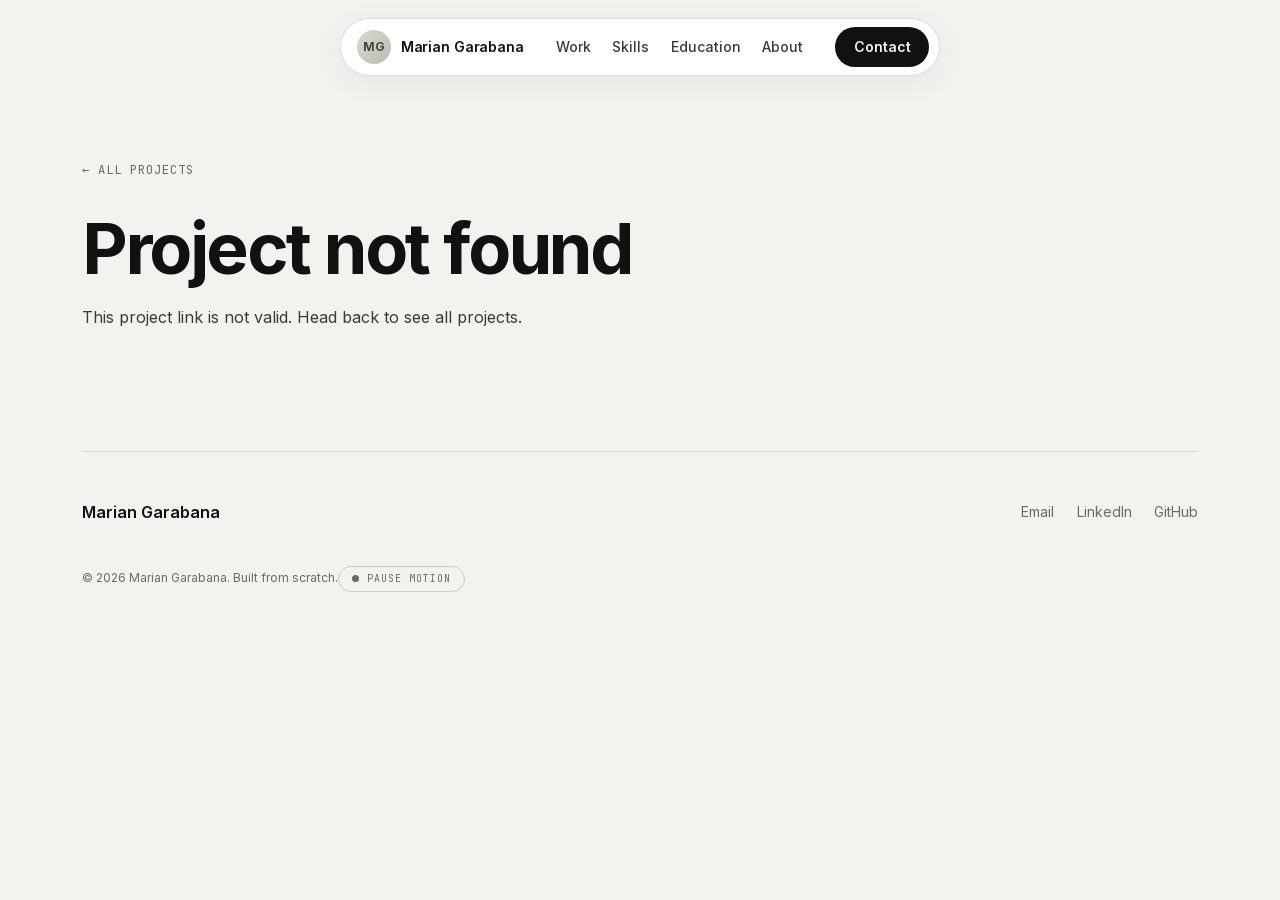
<file: project.html>
<!DOCTYPE html>
<html lang="en">
<head>
<meta charset="UTF-8" />
<meta name="viewport" content="width=device-width, initial-scale=1.0" />
<title>Project · Marian Garabana</title>
<meta name="description" content="Selected data science and analytics projects by Marian Garabana." />
<meta name="author" content="Marian Garabana" />
<link rel="canonical" href="https://mariangarabana.github.io/project.html" />
<link rel="icon" href="favicon.svg" type="image/svg+xml" />
<meta name="theme-color" content="#F3F2EE" />
<meta property="og:type" content="article" />
<meta property="og:title" content="Project · Marian Garabana" />
<meta property="og:description" content="Selected data science and analytics projects by Marian Garabana." />
<meta property="og:url" content="https://mariangarabana.github.io/project.html" />
<meta property="og:image" content="https://mariangarabana.github.io/assets/og-cover.png" />
<meta property="og:image:width" content="1200" />
<meta property="og:image:height" content="630" />
<meta property="og:site_name" content="Marian Garabana" />
<meta name="twitter:card" content="summary_large_image" />
<meta name="twitter:title" content="Project · Marian Garabana" />
<meta name="twitter:description" content="Selected data science and analytics projects by Marian Garabana." />
<meta name="twitter:image" content="https://mariangarabana.github.io/assets/og-cover.png" />
<link rel="preload" as="font" type="font/woff2" href="assets/fonts/inter-latin-var.woff2" crossorigin />
<link rel="stylesheet" href="styles.css" />
</head>
<body>
<a class="skip-link" href="#pdRoot">Skip to content</a>

<!-- NAV -->
<div class="nav-outer" id="navOuter">
  <nav class="nav" id="nav" aria-label="Main navigation">
    <div class="nav-brand">
      <div class="nav-ava" id="navAva">MG</div>
      <span class="nav-name">Marian Garabana</span>
    </div>
    <div class="nav-links">
      <a href="index.html#projects">Work</a>
      <a href="index.html#services">Skills</a>
      <a href="index.html#education">Education</a>
      <a href="index.html#about">About</a>
    </div>
    <a href="index.html#contact" class="nav-cta">Contact</a>
    <button class="nav-burger" id="burger" aria-label="Open navigation menu" aria-expanded="false"><span></span><span></span><span></span></button>
  </nav>
</div>

<!-- PROJECT CONTENT (rendered by JS) -->
<main class="wrap" id="pdRoot">
  <div class="pd-head">
    <a href="index.html#projects" class="pd-back">← All projects</a>
    <div class="pd-cat" id="pdCat"></div>
    <h1 class="pd-title" id="pdTitle"></h1>
    <p class="pd-sub" id="pdSub"></p>
    <div class="pd-facts" id="pdFacts"></div>
    <div class="pd-links" id="pdLinks"></div>
  </div>
  <div class="pd-hero reveal" id="pdHero"><div class="ph" id="pdHeroNum"></div></div>
  <div id="pdBlocks"></div>
  <div class="pd-next" id="pdNext"></div>
</main>

<!-- FOOTER -->
<div class="wrap">
  <footer>
    <div class="foot">
      <div class="fl">Marian Garabana</div>
      <div class="fr">
        <a href="mailto:marian.garabana@gmail.com">Email</a>
        <a href="https://www.linkedin.com/in/marian-garabana-garrido" target="_blank" rel="noopener">LinkedIn</a>
        <a href="https://github.com/MarianGarabana" target="_blank" rel="noopener">GitHub</a>
      </div>
    </div>
    <div class="foot-copy">© <span id="yr"></span> Marian Garabana. Built from scratch.</div>
  </footer>
</div>

<!-- FLOATING PILL -->
<div class="float-pill" id="floatPill">
  <div class="fp-txt"><b>Get in touch</b><span>Email me anytime</span></div>
  <a href="mailto:marian.garabana@gmail.com" class="fp-ico" aria-label="Email Marian"><svg viewBox="0 0 24 24" width="18" height="18" fill="none" stroke="currentColor" stroke-width="1.8" stroke-linecap="round" stroke-linejoin="round" aria-hidden="true"><rect x="2.5" y="4.5" width="19" height="15" rx="2.5"/><path d="m3 6.5 9 6.5 9-6.5"/></svg></a>
</div>

<script src="projects-data.js"></script>
<script>
/* ---------- render the project from ?id= ---------- */
(function(){
  var params = new URLSearchParams(location.search);
  var id = params.get('id');
  // these have their own dedicated pages
  if(id === 'datathon-2025'){ location.replace('datathon.html'); return; }
  if(id === 'hospital-mlops'){ location.replace('hospital.html'); return; }
  if(id === 'madrid-rental'){ location.replace('madrid.html'); return; }
  if(id === 'trading-system'){ location.replace('trading.html'); return; }
  if(id === 'titan-sentinel'){ location.replace('titan.html'); return; }
  if(id === 'spanish-grid'){ location.replace('spain.html'); return; }
  if(id === 'aerospace-maintenance'){ location.replace('aerospace.html'); return; }
  if(id === 'rlgym'){ location.replace('rl.html'); return; }
  if(id === 'dicorsa-forecasting'){ location.replace('dicorsa.html'); return; }
  if(id === 'sql-cinema'){ location.replace('cinema.html'); return; }
  var d = (typeof PROJECTS !== 'undefined') ? PROJECTS[id] : null;

  if(!d){
    document.getElementById('pdRoot').innerHTML =
      '<div class="pd-head"><a href="index.html#projects" class="pd-back">← All projects</a>' +
      '<h1 class="pd-title">Project not found</h1>' +
      '<p class="pd-sub">This project link is not valid. Head back to see all projects.</p></div>';
    return;
  }

  document.title = d.title + ' · Marian Garabana';
  document.documentElement.style.setProperty('--c1', d.c1);
  document.documentElement.style.setProperty('--c2', d.c2);

  document.getElementById('pdCat').textContent = d.cat || '';
  document.getElementById('pdTitle').textContent = d.title || '';
  document.getElementById('pdSub').textContent = d.sub || '';

  // facts
  document.getElementById('pdFacts').innerHTML = (d.facts||[]).map(function(f){
    return '<div class="pd-fact"><div class="k">'+f.k+'</div><div class="v">'+f.v+'</div></div>';
  }).join('');

  // links (optional)
  var linksEl = document.getElementById('pdLinks');
  if(d.links && d.links.length){
    linksEl.innerHTML = d.links.map(function(l,i){
      var ext = (l.url && l.url!=='#') ? ' target="_blank" rel="noopener"' : '';
      var cls = i===0 ? '' : 'ghost';
      return '<a class="'+cls+'" href="'+l.url+'"'+ext+'>'+l.label+' <span>↗</span></a>';
    }).join('');
  } else { linksEl.style.display='none'; }

  // hero
  var hero = document.getElementById('pdHero');
  hero.style.setProperty('--c1', d.c1); hero.style.setProperty('--c2', d.c2);
  if(d.hero){
    hero.innerHTML = '<img src="'+d.hero+'" alt="'+d.title+'"/>';
    var heroImg = hero.querySelector('img');
    heroImg.addEventListener('error', function(){ hero.innerHTML = '<div class="ph">'+(d.num||'')+'</div>'; });
  }
  else { document.getElementById('pdHeroNum').textContent = d.num || ''; }

  // helper to build an image slot
  function imgSlot(o, cls){
    o = o || {};
    var fit = (o.img && o.fit==='contain') ? ' contain' : '';
    var inner = o.img ? '<img src="'+o.img+'" alt="'+(o.alt||'')+'" loading="lazy" onerror="this.remove()"/>' : '<div class="ph">'+(o.ph||'Image')+'</div>';
    return '<div class="pd-img '+(cls||'')+fit+'">'+inner+'</div>';
  }

  // blocks
  var html = (d.blocks||[]).map(function(b){
    if(b.type==='text'){
      return '<div class="pd-text reveal"><h3>'+(b.h||'')+'</h3>'+(b.p||[]).map(function(p){return '<p>'+p+'</p>';}).join('')+'</div>';
    }
    if(b.type==='wide'){
      return '<div class="pd-block reveal">'+imgSlot({img:b.img,ph:b.ph,alt:b.alt},'wide')+'</div>';
    }
    if(b.type==='pair'){
      return '<div class="pd-block reveal"><div class="pd-pair">'+imgSlot(b.a,'tall')+imgSlot(b.b,'tall')+'</div></div>';
    }
    if(b.type==='shot'){
      var cap = b.caption ? '<div class="pd-shot-cap">'+b.caption+'</div>' : '';
      var sp = (b.spotlight ? ' spotlight' : '') + (b.light ? ' light' : '');
      return '<div class="pd-block reveal"><div class="pd-shot'+sp+'">' +
        '<div class="pd-shot-bar"><i></i><i></i><i></i><span class="u"></span></div>' +
        '<img src="'+b.img+'" alt="'+(b.alt||b.caption||'')+'" loading="lazy" onerror="this.remove()"/>' + cap +
        '</div></div>';
    }
    if(b.type==='pdf'){
      var lbl = b.label || 'Presentation';
      return '<div class="pd-block reveal"><div class="pd-embed">' +
        '<iframe src="'+b.src+'#view=FitH" title="'+lbl+'" loading="lazy"></iframe>' +
        '<div class="pd-embed-bar"><span class="lbl">'+lbl+'</span>' +
        '<a href="'+b.src+'" target="_blank" rel="noopener">Open full screen <span>↗</span></a></div>' +
        '</div></div>';
    }
    return '';
  }).join('');
  document.getElementById('pdBlocks').innerHTML = html;

  // prev / next
  var order = (typeof PROJECT_ORDER!=='undefined') ? PROJECT_ORDER : Object.keys(PROJECTS);
  var i = order.indexOf(id);
  var nextId = order[(i+1) % order.length];
  var nd = PROJECTS[nextId];
  if(nd){
    var dedicated = {'datathon-2025':'datathon.html','hospital-mlops':'hospital.html','madrid-rental':'madrid.html','trading-system':'trading.html','titan-sentinel':'titan.html','spanish-grid':'spain.html','aerospace-maintenance':'aerospace.html','rlgym':'rl.html','dicorsa-forecasting':'dicorsa.html'};
    var nextHref = dedicated[nextId] || ('project.html?id='+nextId);
    document.getElementById('pdNext').innerHTML =
      '<span class="lbl">Next project</span>' +
      '<a href="'+nextHref+'">'+nd.title+' <span>→</span></a>';
  }
})();
</script>
<script src="main.js" defer></script>
</body>
</html>
</file>
<file: styles.css>
/* ============ SELF-HOSTED FONTS ============
   Vendored Aug 8 2026 from Google Fonts, latin subset only, so the site has no
   third-party font host. Inter and JetBrains Mono ship as variable fonts, so one
   file covers every weight the site uses (Inter 400-800, mono 400-600); Instrument
   Serif is static and only its 400 normal and 400 italic are used.
   Characters outside this range (arrows, the CO2 subscript, emoji) already fell back
   to a system font with Google Fonts, so behavior is unchanged.
   To update: refetch from fonts.googleapis.com with a modern UA, keep this header. */
@font-face{font-family:'Inter';font-style:normal;font-weight:100 900;font-display:swap;
  src:url('assets/fonts/inter-latin-var.woff2') format('woff2');
  unicode-range:U+0000-00FF, U+0131, U+0152-0153, U+02BB-02BC, U+02C6, U+02DA, U+02DC, U+0304, U+0308, U+0329, U+2000-206F, U+20AC, U+2122, U+2191, U+2193, U+2212, U+2215, U+FEFF, U+FFFD}
@font-face{font-family:'JetBrains Mono';font-style:normal;font-weight:100 800;font-display:swap;
  src:url('assets/fonts/jetbrainsmono-latin-var.woff2') format('woff2');
  unicode-range:U+0000-00FF, U+0131, U+0152-0153, U+02BB-02BC, U+02C6, U+02DA, U+02DC, U+0304, U+0308, U+0329, U+2000-206F, U+20AC, U+2122, U+2191, U+2193, U+2212, U+2215, U+FEFF, U+FFFD}
@font-face{font-family:'Instrument Serif';font-style:normal;font-weight:400;font-display:swap;
  src:url('assets/fonts/instrumentserif-latin-400.woff2') format('woff2');
  unicode-range:U+0000-00FF, U+0131, U+0152-0153, U+02BB-02BC, U+02C6, U+02DA, U+02DC, U+0304, U+0308, U+0329, U+2000-206F, U+20AC, U+2122, U+2191, U+2193, U+2212, U+2215, U+FEFF, U+FFFD}
@font-face{font-family:'Instrument Serif';font-style:italic;font-weight:400;font-display:swap;
  src:url('assets/fonts/instrumentserif-latin-400i.woff2') format('woff2');
  unicode-range:U+0000-00FF, U+0131, U+0152-0153, U+02BB-02BC, U+02C6, U+02DA, U+02DC, U+0304, U+0308, U+0329, U+2000-206F, U+20AC, U+2122, U+2191, U+2193, U+2212, U+2215, U+FEFF, U+FFFD}

/* ============ TOKENS ============ */
:root{
  --bg:#F3F2EE;
  --surface:#FFFFFF;
  --surface2:#ECEBE6;
  --ink:#111110;
  --ink-soft:#3a3a37;
  --muted:#6b6b64;
  --border:rgba(17,17,16,0.10);
  --border2:rgba(17,17,16,0.18);
  --accent:#111110;
  /* Text-safe ink for the nav avatar initials. Named rather than inlined so the
     next contrast pass finds it the way this one found --violet-ink, instead of
     rediscovering a bare hex buried in a component rule.
     It sits on .nav-ava's own gradient, #D9D8D2 to #BCBBB4, so the number that
     matters is the DARK end, not the midpoint. The previous #5A5A54 measured
     4.86:1 against the light end and 3.60:1 against the dark end, which is how it
     stayed under the floor while looking fine in a spot check. #45453F is 6.76:1
     and 5.01:1. Measure gradient-backed text at its worst end. */
  --ava-ink:#45453F;
  --sans:'Inter',system-ui,sans-serif;
  --serif:'Instrument Serif',Georgia,serif;
  --mono:'JetBrains Mono',monospace;
  --max:1180px;
  --nav-h:76px;
  --ease:cubic-bezier(.22,.61,.36,1);
  /* One vertical rhythm for the whole site. 5rem is the value the project
     pages already used for .h-sec, so adopting it sitewide unifies index
     with them rather than inventing a third number. One boundary is ONE
     unit: sections carry top padding only, so adjacent sections no longer
     stack 6.5rem + 6.5rem = 208px of dead space between them. */
  --sp-section:5rem;
  /* PREVIEW, design pass item 7. One type scale, ~1.25 between the middle
     steps. The middle of the page currently runs 8 sizes one pixel apart
     (20/19/18/17/16/15/14/13) across 114 elements, which is a lot of sizes
     doing no differentiating work. This collapses that range to five real
     steps. Applied so far to the hero and the Projects section only. */
  --t-1:0.75rem;    /* 12px  eyebrows, mono labels */
  --t-2:0.875rem;   /* 14px  meta, tags, small print */
  --t-3:1rem;       /* 16px  body */
  --t-4:1.125rem;   /* 18px  lead paragraphs */
  --t-5:1.375rem;   /* 22px  card titles, h3 */
  --t-6:2rem;       /* 32px  sub-heads */
  --t-7:3rem;       /* 48px  section titles */
  --t-8:4.8rem;     /* 76.8px hero. Down from 5.2rem: at 5.2 the second line
                       "drives decisions." wraps at >=1300px viewports, making
                       the h1 three lines and 248px tall. 4.8 keeps it to two
                       lines at every width tested, 248px -> 153px. Measured
                       line-height is already 0.98, so there is no slack to
                       reclaim and size is the only lever. */
}

/* Dark-canvas border tokens, P3-1b. These two values are byte-identical in all
   seven dark project themes, so they live here once instead of being repeated
   in seven inline blocks. Nothing else about the dark canvas is shared: --bg,
   --surface, --surface2, --ink, --ink-soft and --muted carry seven distinct
   values, one tint per project, which is the design and not duplication.
   Each page's inline block still comes after this file, so a page can override
   either token by declaring it again. */
body.theme-dark, body.theme-titan, body.theme-aero, body.theme-trade,
body.theme-grid, body.theme-rl, body.theme-dico{
  --border:rgba(255,255,255,0.09);
  --border2:rgba(255,255,255,0.18);
}
*{margin:0;padding:0;box-sizing:border-box}
/* native smooth scrolling, turned off by the reduced-motion block below */
html{scroll-padding-top:calc(var(--nav-h) + 2rem);scroll-behavior:smooth}
body{background:var(--bg);color:var(--ink);font-family:var(--sans);-webkit-font-smoothing:antialiased;overflow-x:hidden;line-height:1.5}
a{color:inherit;text-decoration:none}
img{display:block;max-width:100%}
::selection{background:var(--ink);color:var(--bg)}
.wrap{max-width:var(--max);margin:0 auto;padding:0 2rem}
.eyebrow{font-family:var(--mono);font-size:.68rem;letter-spacing:.18em;text-transform:uppercase;color:var(--muted)}

/* ============ NAV (floating pill) ============ */
/* Hide on scroll down, restore on scroll up.
   Replaces the frosted-glass treatment, which was measured cutting the hero h1
   by 275x58px at scroll 240 and slicing the "1ST PLACE · EUR 3,000" badge at
   834. Blur does not solve chrome-over-text at any alpha: it leaves gray letter
   ghosts inside the pill that read as a rendering fault. The only fix for fixed
   chrome sitting on running text is for it not to be there while the text is
   being read. Full write-up in DESIGN-DIRECTION.md. */
.nav-outer{position:fixed;top:1.1rem;left:0;right:0;z-index:200;display:flex;justify-content:center;pointer-events:none;transition:top .4s var(--ease)}
.nav-outer.nav-hidden{top:-6rem}
/* Never hide it out from under a keyboard user or an open menu.
   Two rules, not one selector list, on purpose: an engine that does not know
   :has() drops the ENTIRE list it appears in, which would silently take the
   :focus-within rescue with it. Split, the worst case is losing the menu
   guard, which main.js also enforces. */
.nav-outer.nav-hidden:focus-within{top:1.1rem}
.nav-outer.nav-hidden:has(.nav.open){top:1.1rem}
.nav{pointer-events:auto;display:flex;align-items:center;gap:1.6rem;background:var(--surface);border:1px solid rgba(17,17,16,.14);border-radius:100px;padding:.5rem .6rem .5rem .7rem;box-shadow:0 6px 30px rgba(17,17,16,.06);transition:box-shadow .4s var(--ease)}
.nav.scrolled{box-shadow:0 10px 40px rgba(17,17,16,.12)}
.nav-brand{display:flex;align-items:center;gap:.6rem;padding-left:.3rem}
.nav-ava{width:34px;height:34px;border-radius:50%;background:linear-gradient(135deg,#d9d8d2,#bcbbb4);display:flex;align-items:center;justify-content:center;font-weight:700;font-size:var(--t-1);color:var(--ava-ink);overflow:hidden}
.nav-ava img{width:100%;height:100%;object-fit:cover}
.nav-name{font-weight:600;font-size:var(--t-2);letter-spacing:-.01em;white-space:nowrap}
.nav-links{display:flex;align-items:center;gap:1.35rem;margin:0 .4rem}
/* 24px minimum target height, WCAG 2.2 AA 2.5.8. P1-9. */
.nav-links a{display:inline-flex;align-items:center;min-height:24px;font-size:var(--t-2);color:var(--ink-soft);font-weight:500;transition:color .2s}
.nav-links a:hover{color:var(--ink)}
.nav-cta{background:var(--ink);color:var(--bg);font-size:var(--t-2);font-weight:600;padding:.6rem 1.15rem;border-radius:100px;transition:transform .2s var(--ease),opacity .2s}
.nav-cta:hover{transform:translateY(-1px);opacity:.9}
.nav-burger{display:none;flex-direction:column;gap:4px;padding:.5rem;cursor:pointer}
.nav-burger span{width:20px;height:2px;background:var(--ink);border-radius:2px}

/* ============ HERO ============ */
/* 75vh, not 100vh: the next section must be visibly cut by the fold so it
   reads as 'there is more' rather than as a layout that happens to end there.
   A sliver reads as a mistake, so this is tuned for a clear partial. */
#hero{position:relative;min-height:68vh;padding:calc(var(--nav-h) + 1.5rem) 0 2rem;overflow:hidden}
.hero-grid{position:relative;max-width:var(--max);margin:0 auto;padding:0 2rem;display:grid;grid-template-columns:1fr 1fr;align-items:center;gap:2rem;min-height:56vh}
.hero-left{position:relative;z-index:3}
.hero-badge{display:inline-flex;align-items:center;gap:.55rem;font-family:var(--mono);font-size:.7rem;letter-spacing:.14em;text-transform:uppercase;color:var(--ink-soft);background:var(--surface);border:1px solid var(--border);padding:.45rem .9rem;border-radius:100px;margin-bottom:1.6rem}
.hero-badge .dot{width:8px;height:8px;border-radius:50%;background:#3fb56b;box-shadow:0 0 0 3px rgba(63,181,107,.18)}
.hero-cred{margin-top:2.4rem;display:flex;align-items:center;gap:.7rem;color:var(--ink-soft);font-size:var(--t-2)}
.hero-cred svg{width:20px;height:20px;fill:none;stroke:var(--ink);stroke-width:1.6}
.hero-cred b{color:var(--ink);font-weight:600}
.hero-h1{font-size:clamp(2.8rem,6.2vw,var(--t-8));line-height:.98;font-weight:700;letter-spacing:-.035em}
.hero-h1 em{font-family:var(--serif);font-style:italic;font-weight:400}
.hero-sub{margin-top:1.5rem;max-width:34rem;font-size:var(--t-4);color:var(--ink-soft);line-height:1.6}
.hero-actions{margin-top:2.2rem;display:flex;gap:.8rem;align-items:center;flex-wrap:wrap}
.btn{font-size:var(--t-2);font-weight:600;padding:.85rem 1.5rem;border-radius:100px;transition:transform .2s var(--ease),background .2s,color .2s;cursor:pointer;border:1px solid var(--ink);display:inline-flex;align-items:center;gap:.5rem}
.btn-primary{background:var(--ink);color:var(--bg)}
.btn-primary:hover{transform:translateY(-2px)}
.btn-ghost{background:transparent;color:var(--ink);border-color:var(--border2)}
.btn-ghost:hover{background:var(--surface);transform:translateY(-2px)}

/* fanning mockup cards.
   The fan is CSS. The scroll morph overwrites these with inline transforms when
   it runs (desktop, motion allowed); everywhere else the cards still fan
   properly instead of stacking invisibly on one spot. */
.hero-cards{position:relative;height:460px}
/* pointer-events:auto here, none on the morph layer that holds these while it
   runs. Same split as .nav-outer / .nav above: the layer must not eat clicks
   meant for the grid behind it, and the cards inside it must still be links.
   Without this pair the four hero cards render perfectly and do nothing. */
.mcard{pointer-events:auto;position:absolute;top:50%;left:50%;width:340px;height:250px;border-radius:14px;overflow:hidden;background:var(--surface);border:1px solid var(--border);box-shadow:0 30px 60px -20px rgba(17,17,16,.28);transform:translate(-50%,-50%) translate(var(--x,0),var(--y,0)) rotate(var(--r,0deg));will-change:transform,opacity}
/* Keyed on data-i, not nth-child: the morph reparents the cards one at a time,
   which would shift every nth-child index as it goes.
   The step is mostly vertical so back cards show their chrome bar, not a clipped
   half-title, and z-order is monotonic so the front card is never buried. */
.mcard[data-i="0"]{--r:-15deg;--x:-6%;--y:-26%;z-index:1}
.mcard[data-i="1"]{--r:-6deg;--x:-2%;--y:-9%;z-index:2}
.mcard[data-i="2"]{--r:6deg;--x:6%;--y:9%;z-index:3}
.mcard[data-i="3"]{--r:15deg;--x:6%;--y:26%;z-index:4}
.mcard .bar{height:26px;background:var(--surface2);display:flex;align-items:center;gap:5px;padding:0 10px;border-bottom:1px solid var(--border)}
.mcard .bar i{width:8px;height:8px;border-radius:50%;background:#cfcec8;display:inline-block}
.mcard .body{height:calc(100% - 26px);display:flex;flex-direction:column;align-items:flex-start;justify-content:center;gap:.5rem;padding:1.3rem;background:linear-gradient(150deg,var(--c1,#e7e6e0),var(--c2,#d3d2cb))}
.mcard .body .tag{font-family:var(--mono);font-size:.62rem;letter-spacing:.15em;text-transform:uppercase;color:#55554f}
.mcard .body .mock-t{font-size:1.5rem;font-weight:700;letter-spacing:-.02em;color:#2b2b27}

/* ============ generic section ============ */
section{padding:var(--sp-section) 0 0;position:relative}
.sec-head{display:flex;flex-direction:column;gap:.9rem;margin-bottom:3rem}
/* Two ranks, not one.
   Every section title on index computed to exactly 48px, so Work, Skills,
   Experience, How I work, Education and About all carried identical weight and
   a 20-second scan got no signal about which of them sells. Rank A is the two
   that do the selling, Work and Experience. Rank B is everything else, one
   token down.

   The middle term also changed. clamp(2rem,4vw,--t-7) put 834 at 33.36px,
   1.36px above the 390 value, on a column 2.1x wider: the whole 800-1200 band
   was getting mobile type at tablet width. 1.2rem + 2.6vw gives 40.9px at 834
   and still lands exactly on --t-7 at 1107px, so nothing changes at 1440. */
.sec-title{font-size:clamp(2rem,1.2rem + 2.6vw,var(--t-7));font-weight:700;letter-spacing:-.03em;line-height:1.02}
.sec-title.sub{font-size:clamp(1.5rem,0.9rem + 1.7vw,var(--t-6));letter-spacing:-.035em}
.sec-title em{font-family:var(--serif);font-style:italic;font-weight:400}
/* Content ships visible. html.js-anim is added by main.js only once the
   IntersectionObserver is about to attach, so it is the single selector that can
   hide anything pre-reveal. No JS, no observer, or a crawler = full content. */
.reveal{transition:opacity .4s var(--ease),transform .4s var(--ease)}
html.js-anim .reveal{opacity:0;transform:translateY(16px)}
html.js-anim .reveal.in{opacity:1;transform:none}

/* ============ PROJECTS grid ============ */
.proj-top{display:flex;align-items:flex-end;justify-content:space-between;gap:2rem;flex-wrap:wrap;margin-bottom:2.6rem}
.proj-grid{display:grid;grid-template-columns:repeat(2,1fr);gap:1.3rem}
.proj{position:relative;border-radius:14px;overflow:hidden;background:var(--surface);border:1px solid var(--border);aspect-ratio:16/11;cursor:pointer;transition:transform .5s var(--ease),box-shadow .5s var(--ease);display:block}
.proj:hover{transform:translateY(-6px);box-shadow:0 24px 50px -24px rgba(17,17,16,.32)}
.proj-thumb{position:absolute;inset:0;background:linear-gradient(150deg,var(--c1),var(--c2));display:flex;align-items:center;justify-content:center;transition:transform .6s var(--ease)}
.proj-thumb img{width:100%;height:100%;object-fit:cover}
.proj:hover .proj-thumb{transform:scale(1.04)}
.proj-thumb span{font-size:2.4rem;font-weight:800;letter-spacing:-.03em;color:rgba(43,43,39,.28)}
.proj-meta{position:absolute;left:0;right:0;bottom:0;padding:1.3rem 1.4rem;display:flex;align-items:flex-end;justify-content:space-between;background:linear-gradient(to top,rgba(255,255,255,.97) 0%,rgba(255,255,255,.95) 62%,rgba(255,255,255,.55) 84%,rgba(255,255,255,0) 100%);-webkit-backdrop-filter:blur(6px);backdrop-filter:blur(6px)}
.proj-meta h3{font-size:var(--t-5);font-weight:700;letter-spacing:-.02em}
.proj-meta p{font-size:var(--t-1);color:var(--muted);font-family:var(--mono);text-transform:uppercase;letter-spacing:.08em;margin-top:.15rem}
.proj-arrow{width:38px;height:38px;border-radius:50%;background:var(--ink);color:var(--bg);display:flex;align-items:center;justify-content:center;flex:0 0 auto;transition:transform .3s var(--ease)}
.proj:hover .proj-arrow{transform:rotate(-45deg)}
.proj-extra{display:none}
.proj-grid.show-all .proj-extra{display:block}
.proj-viewall{margin-top:2.4rem;text-align:center}
.proj-viewall .btn{cursor:pointer}

/* ============ QUOTE ============ */
.quote .who .av{width:44px;height:44px;border-radius:50%;background:var(--surface2)}

/* ============ TECH MARQUEE ============ */
/* :focus-within too, since a keyboard user cannot trigger :hover. P1-6. */
.services-tags{display:flex;flex-wrap:wrap;gap:.7rem;margin-top:2.4rem}
.stag{font-size:var(--t-2);font-weight:500;padding:.6rem 1.1rem;border:1px solid var(--border2);border-radius:100px;color:var(--ink-soft);transition:background .25s,color .25s}
.stag:hover{background:var(--ink);color:var(--bg)}

/* ============ ABOUT ============ */
.about-grid{display:grid;grid-template-columns:340px 1fr;gap:3.5rem;align-items:start}
.about-photo{position:relative;border-radius:16px;overflow:hidden;aspect-ratio:4/5;background:var(--surface2);border:1px solid var(--border);display:flex;align-items:center;justify-content:center}
.about-photo .ph{text-align:center;color:var(--muted);font-family:var(--mono);font-size:.72rem;letter-spacing:.1em;padding:1rem;line-height:1.7}
.about-photo img{width:100%;height:100%;object-fit:cover}
.about-name{font-size:1.7rem;font-weight:700;letter-spacing:-.02em;margin-bottom:.2rem}
.about-role{color:var(--muted);font-size:var(--t-3);margin-bottom:1.6rem}
.about-bio p{color:var(--ink-soft);margin-bottom:1rem;max-width:44rem}
.about-stat{margin-top:2rem;display:flex;gap:2.5rem;flex-wrap:wrap}
.about-stat .st b{display:block;font-size:2.4rem;font-weight:800;letter-spacing:-.03em}
.about-stat .st span{color:var(--muted);font-size:var(--t-1);font-family:var(--mono);text-transform:uppercase;letter-spacing:.1em}
.wh{margin-top:2.6rem;border-top:1px solid var(--border)}
.wh-item{border-bottom:1px solid var(--border)}
/* Experience, design pass item 6. No accordion: four roles is not a long list,
   and every panel was aria-expanded="false", so 155 words and five quantified
   outcomes sat behind a click on the section hiring managers read hardest.
   Hierarchy is also inverted from what it was: the ROLE is what someone is
   reading to find out, so it is the loud line now and the company is the
   supporting detail. Figures stay inline in Marian's sentences. */
.wh-item{border-bottom:1px solid var(--border);padding-left:1.6rem;position:relative}
.wh-item::before{content:"";position:absolute;left:0;top:0;bottom:0;width:1px;background:var(--border2)}
.wh-item::after{content:"";position:absolute;left:-3.5px;top:1.6rem;width:8px;height:8px;border-radius:50%;background:var(--ink)}
.wh-head{display:flex;align-items:baseline;justify-content:space-between;gap:1rem;padding:1.2rem 0 .35rem}
.wh-head .l{display:flex;flex-direction:column;gap:.2rem}
.wh-head .ro{font-size:var(--t-5);font-weight:600;letter-spacing:-.015em;color:var(--ink);order:1}
.wh-head .co{font-size:var(--t-3);color:var(--muted);font-weight:500;order:2}
.wh-head .yr{font-family:var(--mono);font-size:var(--t-1);color:var(--muted);white-space:nowrap}
.wh-panel p{padding:.5rem 0 1.4rem;color:var(--ink-soft);max-width:44rem}

/* ============ STEPS ============ */
.steps{display:grid;grid-template-columns:repeat(3,1fr);gap:1.3rem}
.step{background:var(--surface);border:1px solid var(--border);border-radius:14px;padding:2rem 1.7rem;transition:transform .4s var(--ease),box-shadow .4s var(--ease)}
.step:hover{transform:translateY(-5px);box-shadow:0 20px 44px -24px rgba(17,17,16,.25)}
.step .n{font-family:var(--mono);font-size:.75rem;color:var(--muted);margin-bottom:1.4rem}
.step h3{font-size:var(--t-5);font-weight:700;margin-bottom:.6rem;letter-spacing:-.01em}
.step p{color:var(--ink-soft);font-size:var(--t-3)}

/* ============ EDUCATION ============ */
.edu-grid{display:grid;grid-template-columns:repeat(2,1fr);gap:1.3rem;align-items:start}
.edu-card{background:var(--surface);border:1px solid var(--border);border-radius:14px;padding:2rem 1.9rem;transition:transform .4s var(--ease),box-shadow .4s var(--ease);cursor:pointer}
.edu-card:hover{transform:translateY(-5px);box-shadow:0 20px 44px -24px rgba(17,17,16,.22)}
.edu-card.open{box-shadow:0 20px 44px -24px rgba(17,17,16,.22)}
.edu-top{display:flex;align-items:center;justify-content:space-between;gap:1rem;margin-bottom:1.1rem}
.edu-chev{width:18px;height:18px;flex:0 0 auto;position:relative;transition:transform .35s var(--ease);opacity:.45}
.edu-chev::before{content:'';position:absolute;top:3px;left:4px;width:8px;height:8px;border-right:1.6px solid var(--ink);border-bottom:1.6px solid var(--ink);transform:rotate(45deg)}
.edu-card.open .edu-chev{transform:rotate(180deg);opacity:.75}
.edu-more{max-height:0;overflow:hidden;transition:max-height .5s var(--ease)}
.edu-detail{list-style:none;margin:1.2rem 0 .2rem;padding-top:1.15rem;border-top:1px solid var(--border)}
.edu-detail li{position:relative;padding-left:1.1rem;margin-bottom:.6rem;color:var(--ink-soft);font-size:var(--t-2);line-height:1.5}
.edu-detail li::before{content:'';position:absolute;left:0;top:.62em;width:6px;height:1.5px;background:var(--muted)}
.edu-hint{font-family:var(--mono);font-size:.64rem;letter-spacing:.1em;text-transform:uppercase;color:var(--muted);margin-top:1rem;opacity:0;transition:opacity .3s}
.edu-card:hover .edu-hint,.edu-card:focus-within .edu-hint{opacity:.65}
.edu-card.open .edu-hint{opacity:0}
.edu-logo{width:46px;height:46px;border-radius:10px;background:var(--surface2);display:flex;align-items:center;justify-content:center;font-weight:800;color:var(--ink-soft);font-size:var(--t-3)}
.edu-date{font-family:var(--mono);font-size:.74rem;color:var(--muted)}
.edu-card h3{font-size:var(--t-4);font-weight:700;letter-spacing:-.01em;margin-bottom:.25rem}
.edu-card .deg{color:var(--ink-soft);font-size:var(--t-3);margin-bottom:.9rem}
.edu-card .note{color:var(--muted);font-size:var(--t-2);line-height:1.55}
.edu-tags{display:flex;flex-wrap:wrap;gap:.4rem;margin-top:1rem}
.edu-tags span{font-family:var(--mono);font-size:.68rem;padding:.3rem .6rem;border:1px solid var(--border);border-radius:100px;color:var(--muted)}

/* ============ ABOUT ME ============ */
/* One column since the pull quote and signature were cut. The two-column grid,
   .aboutme .lead and .aboutme .sign went with them rather than being left as
   dead rules; .aboutme appears on index only, so nothing else consumed them.
   Measure is held by the 40rem cap on the paragraphs, not by a column. */
.aboutme .body p{color:var(--ink-soft);margin-bottom:1.1rem;max-width:40rem}

/* ============ CTA / FOOTER ============ */
#contact{padding-bottom:var(--sp-section)}
.cta{background:var(--ink);color:var(--bg);border-radius:22px;padding:4.5rem 3rem;text-align:center}
.cta h2{font-size:clamp(2rem,4vw,3rem);font-weight:700;letter-spacing:-.03em;line-height:1.05}
.cta h2 em{font-family:var(--serif);font-style:italic;font-weight:400}
.cta p{color:rgba(243,242,238,.7);max-width:34rem;margin:1.2rem auto 2rem}
.cta .btn{border-color:var(--bg);background:var(--bg);color:var(--ink)}
.cta .btn:hover{transform:translateY(-2px)}
footer{padding:3rem 0 2rem;border-top:1px solid var(--border);margin-top:5rem}
.foot{display:flex;align-items:center;justify-content:space-between;gap:1.5rem;flex-wrap:wrap}
.foot .fl{font-weight:600}
.foot .fr{display:flex;gap:1.4rem}
.foot .fr a{display:inline-flex;align-items:center;min-height:24px;font-size:var(--t-2);color:var(--muted);transition:color .2s}
.foot .fr a:hover{color:var(--ink)}
.foot-copy{margin-top:1.5rem;font-size:var(--t-1);color:var(--muted)}
/* Motion pause control, P1-6. The site has several infinite animations (
   ticker, drift, pulses) that previously paused on hover only, which a keyboard or
   screen-reader user cannot trigger. This is the persistent off switch; the class it
   toggles is applied to <html> so it reaches every animation on the page. */
.motion-toggle{display:inline-flex;align-items:center;gap:.5rem;min-height:24px;margin-top:1.1rem;padding:.35rem .8rem;border:1px solid var(--border2);border-radius:100px;background:transparent;color:var(--muted);font-family:var(--mono);font-size:.62rem;letter-spacing:.1em;text-transform:uppercase;cursor:pointer;transition:color .2s,border-color .2s}
.motion-toggle:hover{color:var(--ink);border-color:var(--ink)}
.motion-toggle .mt-dot{width:7px;height:7px;border-radius:50%;background:currentColor;flex:0 0 auto}
html.motion-paused *,html.motion-paused *::before,html.motion-paused *::after{animation-play-state:paused!important}

/* ============ floating contact pill ============ */
/* visibility, not just transform: an off-screen pill must not stay keyboard-focusable. P1-4. */
/* Same treatment as the nav, same reason: opaque, and gone while you scroll
   down. Measured occlusion before this change was 0 at 1440 but 66x30 over a
   section title at 834 and 177x50 over body copy at 390. */
.float-pill{visibility:hidden;position:fixed;bottom:1.4rem;left:50%;transform:translateX(-50%) translateY(120%);z-index:190;display:flex;align-items:center;gap:.9rem;background:var(--surface);border:1px solid rgba(17,17,16,.14);border-radius:100px;padding:.55rem .6rem .55rem 1.2rem;box-shadow:0 12px 40px rgba(17,17,16,.14);transition:transform .5s var(--ease),visibility .5s}
.float-pill.show{visibility:visible;transform:translateX(-50%) translateY(0)}
.float-pill .fp-txt{display:flex;flex-direction:column;line-height:1.2}
.float-pill .fp-txt b{font-size:var(--t-2);font-weight:600}
.float-pill .fp-txt span{font-size:.72rem;color:var(--muted)}
.float-pill .fp-ico{width:40px;height:40px;border-radius:50%;background:var(--ink);color:var(--bg);display:flex;align-items:center;justify-content:center}

/* Pill placement, design pass item 5. Glass fixed the nav on cream but cannot
   fix this: a blur of light body text on a near-black canvas averages to the
   canvas color, so on the dark themes the pill reads as solid at any alpha
   and simply erases the words behind it. The fix is physical, not optical.
   Desktop: move it out of the text column entirely. Content runs to x=1310
   inside the 1180px container at 1440, leaving ~130px of unused right margin.
   A 56px circle at 1.5rem inset sits at x=1360-1416, clearing the content
   edge by 50px, so passive occlusion is zero. It expands to the full label
   only on hover or focus, which is a deliberate reach rather than an
   obstruction.
   Narrow: no margin to hide in, so it is gated on scroll depth in main.js
   instead and stays bottom-center. */
/* Bottom-right at every width. At 390 there is no margin to hide in, so this
   does not reach zero occlusion, but it changes WHERE it overlaps: bottom-center
   covers the middle of a line, which is the worst place to lose text, while
   bottom-right covers the end of a line, which the eye has already left.
   Not chasing zero here; there is no margin and the returns are gone. */
.float-pill{left:auto;right:1rem;transform:translateY(140%)}
.float-pill.show{transform:translateY(0)}

@media(min-width:821px){
  .float-pill{right:1.5rem;bottom:1.5rem;padding:.5rem;gap:0;
    transform:translateY(140%);overflow:hidden}
  .float-pill.show{transform:translateY(0)}
  .float-pill .fp-txt{max-width:0;opacity:0;overflow:hidden;white-space:nowrap;
    transition:max-width .26s var(--ease),opacity .18s var(--ease),margin .26s var(--ease)}
  .float-pill:hover .fp-txt,.float-pill:focus-within .fp-txt{max-width:12rem;opacity:1;margin:0 .35rem 0 .7rem}
  .float-pill .fp-ico{width:56px;height:56px}
}
@media(prefers-reduced-motion:reduce){
  .float-pill .fp-txt{transition:none}
}

/* ============ PROJECT DETAIL PAGE ============ */
.pd-back{display:inline-flex;align-items:center;min-height:24px;gap:.5rem;font-family:var(--mono);font-size:.76rem;letter-spacing:.08em;text-transform:uppercase;color:var(--muted);margin-bottom:2rem;transition:color .2s}
.pd-back:hover{color:var(--ink)}
.pd-head{padding:calc(var(--nav-h) + 5rem) 0 2.5rem}
.pd-cat{font-family:var(--mono);font-size:var(--t-1);letter-spacing:.14em;text-transform:uppercase;color:var(--muted);margin-bottom:1rem}
.pd-title{font-size:clamp(2.4rem,6vw,4.4rem);font-weight:700;letter-spacing:-.035em;line-height:1}
.pd-sub{margin-top:1.3rem;max-width:40rem;font-size:var(--t-3);color:var(--ink-soft);line-height:1.6}
.pd-facts{display:flex;flex-wrap:wrap;gap:2.2rem;margin-top:2.2rem}
.pd-fact .k{font-family:var(--mono);font-size:.66rem;letter-spacing:.12em;text-transform:uppercase;color:var(--muted);margin-bottom:.3rem}
.pd-fact .v{font-size:var(--t-3);font-weight:600}
.pd-links{display:flex;flex-wrap:wrap;gap:.7rem;margin-top:2rem}
.pd-links a{display:inline-flex;align-items:center;gap:.5rem;font-size:var(--t-2);font-weight:600;padding:.7rem 1.3rem;border-radius:100px;border:1px solid var(--ink);background:var(--ink);color:var(--bg);transition:transform .2s var(--ease),opacity .2s}
.pd-links a.ghost{background:transparent;color:var(--ink);border-color:var(--border2)}
.pd-links a:hover{transform:translateY(-2px)}
.pd-hero{margin:1rem 0 0;border-radius:18px;overflow:hidden;aspect-ratio:16/8;background:linear-gradient(150deg,var(--c1,#e7e6e0),var(--c2,#d0cfc8));display:flex;align-items:center;justify-content:center}
.pd-hero img{width:100%;height:100%;object-fit:cover}
.pd-hero .ph{font-size:4rem;font-weight:800;color:rgba(43,43,39,.2)}
.pd-block{margin-top:1.3rem}
.pd-pair{display:grid;grid-template-columns:1fr 1fr;gap:1.3rem}
.pd-img{border-radius:14px;overflow:hidden;background:linear-gradient(150deg,var(--c1,#e7e6e0),var(--c2,#d0cfc8));display:flex;align-items:center;justify-content:center;min-height:320px;max-width:100%}
.pd-img.tall{aspect-ratio:4/5}
.pd-img.wide{aspect-ratio:16/8}
.pd-img img{width:100%;height:100%;object-fit:cover}
.pd-img.contain{background:#fff;padding:14px}
.pd-img.contain img{object-fit:contain}
.pd-img .ph{font-family:var(--mono);font-size:.72rem;letter-spacing:.1em;color:var(--muted);text-align:center;padding:1rem}
.pd-embed{margin-top:1.3rem;border:1px solid var(--border);border-radius:14px;overflow:hidden;background:var(--surface2)}
.pd-embed iframe{width:100%;height:78vh;border:0;display:block;background:#fff}
.pd-embed-bar{display:flex;align-items:center;justify-content:space-between;gap:1rem;padding:.85rem 1.1rem;border-top:1px solid var(--border);background:var(--surface)}
.pd-embed-bar .lbl{font-family:var(--mono);font-size:.7rem;letter-spacing:.1em;text-transform:uppercase;color:var(--muted)}
.pd-embed-bar a{font-size:var(--t-2);font-weight:600;display:inline-flex;align-items:center;min-height:24px;gap:.4rem}
/* ---- click-to-load PDF facade, P2-3 ----
   The poster takes its own height rather than the iframe's 78vh: forcing a 16:9
   slide into a 78vh box stranded 37px of empty surface above and below it at
   1440x900 and 111px at 920x900, which reads as an image that failed to fill its
   frame. main.js copies the poster's measured height onto the injected iframe, so
   the swap still shifts nothing. Portrait reports hit the 78vh cap and keep the
   side pillarbox every document viewer has.
   Every state here is a base style; nothing depends on an animation to become
   visible, so reduced motion, which kills the transition duration below, still
   leaves the finished appearance. */
.pdf-fac{position:relative;display:block;background:var(--surface2);text-decoration:none;cursor:pointer}
/* object-fit is load-bearing, not belt and braces: max-height clamps the height while
   width:100% keeps the width definite, and a replaced element with both dimensions
   fixed is stretched. Without this the portrait reports render squashed to 1114x702. */
.pdf-fac img{display:block;width:100%;height:auto;max-height:78vh;object-fit:contain;transition:opacity 160ms ease-out}
/* posters are light (a report page) or dark (a title slide), so the hover cue is
   opacity rather than a tint, which would be invisible on one or the other */
.pdf-fac:hover img{opacity:.78}
.pdf-fac:focus-visible{outline:none}
.pdf-fac:focus-visible::after{content:"";position:absolute;inset:0;border:3px solid #fff;outline:3px solid #111110;outline-offset:-6px;pointer-events:none}
/* Top right, not centered: title slides put their headline in the vertical middle,
   and a centered chip covered it on six of the seven posters. The white ring and
   the near-black body are a pair, not decoration: on a dark slide the ring carries
   the edge, on a white report page the body does. */
.pdf-fac-cta{position:absolute;z-index:1;right:1rem;top:1rem;display:inline-flex;align-items:center;padding:.8rem 1.25rem;border-radius:100px;background:#111110;color:#fff;box-shadow:0 0 0 2px rgba(255,255,255,.9),0 12px 30px -14px rgba(17,17,16,.8);font-family:var(--mono);font-size:.7rem;font-weight:500;letter-spacing:.1em;text-transform:uppercase;white-space:nowrap}
.pdf-fac-cta .sz{color:rgba(255,255,255,.66);margin-left:.5rem}
/* on a phone the full-size chip spans two thirds of the poster */
@media(max-width:900px){
  .pdf-fac-cta{right:.7rem;top:.7rem;padding:.55rem .95rem;font-size:.62rem;letter-spacing:.08em}
}
/* framed app screenshot (browser-window chrome that matches dark UI shots) */
.pd-shot{margin-top:1.3rem;border-radius:16px;overflow:hidden;border:1px solid rgba(255,255,255,0.09);background:#0b1121;box-shadow:0 34px 70px -34px rgba(11,17,33,.55)}
.pd-shot.spotlight{box-shadow:0 44px 90px -34px rgba(11,17,33,.6)}
.pd-shot-bar{height:40px;display:flex;align-items:center;gap:8px;padding:0 16px;background:#0e1626;border-bottom:1px solid rgba(255,255,255,0.06)}
.pd-shot-bar i{width:11px;height:11px;border-radius:50%;background:#2a3550;display:inline-block}
.pd-shot-bar .u{margin-left:12px;height:20px;flex:1;max-width:340px;border-radius:6px;background:rgba(255,255,255,0.04)}
.pd-shot img{display:block;width:100%}
.pd-shot-cap{padding:.85rem 1.15rem;font-family:var(--mono);font-size:.7rem;letter-spacing:.09em;text-transform:uppercase;color:rgba(255,255,255,0.55);background:#0b1121;border-top:1px solid rgba(255,255,255,0.06)}
/* light frame variant for light-UI screenshots */
.pd-shot.light{background:#fff;border-color:var(--border);box-shadow:0 30px 60px -34px rgba(17,17,16,.22)}
.pd-shot.light .pd-shot-bar{background:var(--surface2);border-bottom-color:var(--border)}
.pd-shot.light .pd-shot-bar i{background:#cfcec8}
.pd-shot.light .pd-shot-bar .u{background:rgba(0,0,0,0.05)}
.pd-shot.light .pd-shot-cap{background:#fff;border-top-color:var(--border);color:var(--muted)}
.pd-text{max-width:44rem;margin:3.5rem 0}
.pd-text h3{font-size:clamp(1.5rem,3vw,2.1rem);font-weight:700;letter-spacing:-.02em;margin-bottom:1rem;line-height:1.1}
.pd-text p{color:var(--ink-soft);margin-bottom:1rem}
.pd-next{margin-top:5rem;padding-top:2.5rem;border-top:1px solid var(--border);display:flex;align-items:center;justify-content:space-between;gap:1rem;flex-wrap:wrap}
.pd-next .lbl{font-family:var(--mono);font-size:.72rem;letter-spacing:.1em;text-transform:uppercase;color:var(--muted)}
.pd-next a{font-size:1.4rem;font-weight:700;letter-spacing:-.02em;display:inline-flex;align-items:center;gap:.6rem;transition:gap .25s var(--ease)}
.pd-next a:hover{gap:1rem}

/* ============ RESPONSIVE ============ */
@media(max-width:900px){
  .hero-grid{grid-template-columns:1fr}
  /* Cap the portrait when the grid collapses. Unconstrained it took the full
     column: 768x961 rendered from a 656x820 source at 834, a 117% upscale that
     is visibly soft and cost 961px, 12% of the whole page, for one photo. The
     340px cap is the same width the two-column layout gives it at 1440, so the
     portrait is one size everywhere instead of two.
     UPDATED Aug 8 2026. This note used to say the cap moves with the portrait
     if the portrait goes to section 06. There is no longer a slot there:
     section 06 became 05 and lost its left column when the pull quote was cut,
     so it is now a single text column. The portrait stays in .about-grid where
     it has always been, this cap is styling a live container, and any future
     move needs a new home rather than that one. */
  .about-grid{grid-template-columns:1fr;gap:2rem}
  .about-photo{max-width:340px}
  .steps{grid-template-columns:1fr}
  .edu-grid{grid-template-columns:1fr}
  .pd-pair{grid-template-columns:1fr}
  .pd-img{min-height:240px}
}
@media(max-width:680px){
  .wrap,.hero-grid{padding:0 1.2rem}
  .nav-links{display:none}
  .nav-burger{display:flex}
  .proj-grid{grid-template-columns:1fr}
  .cta{padding:3rem 1.4rem}
  /* three short values fit across; flex-wrap orphaned the third onto its own row */
  .about-stat{display:grid;grid-template-columns:repeat(3,1fr);gap:1.2rem}
  .about-stat .st b{font-size:2rem}
}

/* ============ ACCESSIBILITY (Phase 1) ============ */
/* text alternative for graphics whose meaning lives only in geometry or color. P1-5. */
.sr-only{position:absolute;width:1px;height:1px;padding:0;margin:-1px;overflow:hidden;clip-path:inset(50%);white-space:nowrap;border:0}
.skip-link{position:absolute;left:-9999px;top:1rem;z-index:500;background:var(--ink);color:var(--bg);padding:.8rem 1.3rem;border-radius:100px;font-weight:600;font-size:var(--t-2)}
.skip-link:focus{left:1rem}
:focus-visible{outline:2px solid var(--ink);outline-offset:3px;border-radius:4px;box-shadow:0 0 0 6px var(--bg)}
.nav-cta:focus-visible,.btn-primary:focus-visible,.cta .btn:focus-visible,.fp-ico:focus-visible{outline-color:var(--bg);box-shadow:0 0 0 6px var(--ink)}
.nav-burger{background:none;border:none}

/* mobile nav dropdown (burger opens the real menu, not a jump-to-contact) */
@media(max-width:680px){
  .nav{position:relative}
  .nav.open .nav-links{display:flex;flex-direction:column;align-items:stretch;gap:.2rem;position:absolute;top:calc(100% + .6rem);left:0;right:0;background:var(--surface);border:1px solid var(--border);border-radius:20px;padding:.8rem;box-shadow:0 16px 44px rgba(0,0,0,.18)}
  .nav.open .nav-links a{padding:.7rem .9rem;border-radius:12px;color:var(--ink)}
  .nav.open .nav-links a:hover{background:var(--surface2)}
}

/* reduced motion: kill animation & transitions, show revealed states */
@media (prefers-reduced-motion: reduce){
  /* NOTE: this does not freeze elements at their final keyframe. The animation
     completes instantly and, with the default animation-fill-mode:none, each
     element reverts to its BASE style. So a keyframe ending at opacity:0 is
     harmless, but any element whose BASE style is opacity:0 and which relies on
     an animation to become visible will be invisible here, permanently.
     Such elements must declare their own reduced-motion resting state
     (animation:none + a visible opacity). See hospital.html .fp / .fp-label. */
  *,*::before,*::after{animation-duration:.01ms!important;animation-iteration-count:1!important;transition-duration:.01ms!important;scroll-behavior:auto!important}
  .reveal,html.js-anim .reveal{opacity:1;transform:none}
}

.edu-btn{all:unset;cursor:pointer;font:inherit;color:inherit}
/* all:unset also drops the outline from the global :focus-visible rule. P1-2. */
.edu-btn:focus-visible{outline:2px solid var(--ink);outline-offset:3px;border-radius:4px}

/* ============ hero cards: snap row below the fan's minimum width ============ */
@media(max-width:1099px){
  /* stack the hero here too, so the row gets the full column width instead of
     being squeezed into half of it and bleeding off the right edge */
  .hero-grid{grid-template-columns:1fr}
  /* The row scrolls, so say so. Without the fade the third card just stops at
     the viewport edge mid-word ("Predictive RU" at 834, "Aviat" at 390) and
     reads as a layout bug rather than as a carousel. The mask sits on the
     padding box, so it stays pinned to the right edge while the content moves
     under it, and it costs no markup. */
  .hero-cards{height:auto;margin:1.2rem -2rem 0;padding:.4rem 2rem 1.4rem;display:flex;gap:.9rem;overflow-x:auto;scroll-snap-type:x proximity;overscroll-behavior-x:contain;
    -webkit-mask-image:linear-gradient(to right,#000 0,#000 calc(100% - 3.5rem),transparent 100%);
    mask-image:linear-gradient(to right,#000 0,#000 calc(100% - 3.5rem),transparent 100%)}
  .mcard{position:relative;top:auto;left:auto;flex:0 0 300px;width:auto;height:200px;transform:none;scroll-snap-align:center;box-shadow:0 14px 30px -16px rgba(17,17,16,.3)}
}
@media(max-width:680px){
  .hero-cards{margin:1.2rem -1.2rem 0;padding:.4rem 1.2rem 1.4rem}
  .mcard{flex:0 0 80%;height:186px}
}


/* ===================================================================
   P3-2. Rules that were byte-identical across the project pages, lifted
   out of their inline <style> blocks and stated once here.
   Scoping rule: a selector is promoted BARE only when every page that uses
   the class also declared the rule. .two, .card and .card p are scoped to
   the project themes because index, hospital, madrid and trading use those
   classes without ever declaring a rule for them, so a bare promotion would
   newly style pages that had no such styling.
   Page blocks still load after this file, so any page can still override.
   =================================================================== */
.h-sec{margin-top:var(--sp-section)}
.h-sec h2{font-size:clamp(1.6rem,3.2vw,2.3rem);font-weight:700;letter-spacing:-.03em;margin-top:.7rem}
.h-sec h2 em{font-family:var(--serif);font-style:italic;font-weight:400}
.h-sec .lead{color:var(--ink-soft);max-width:46rem;margin-top:1rem}
/* ============ KPI CARD ============
   One card, ten pages. Each page swaps three tokens in its own theme block and
   changes nothing else: --kpi-accent (mono label + hover rim), --kpi-accent-rgb
   (the same hue for the rgba glow, since rgba() cannot take a hex token) and
   --kpi-v2 (the far stop of the value gradient). Every one of those is measured
   at 4.5:1 or better against the composited card surface, not against --bg.
   .kc is the default card. .kpicard is the same behavior with no substrate of
   its own, for the two KPI blocks that sit on real imagery and already carry a
   glass pane (hospital's band, datathon's hero strip). Their glass stays: the
   blur there has a photo and a video behind it to refract. */
:root{
  --kpi-bg:var(--surface);
  --kpi-edge:linear-gradient(90deg,transparent,rgba(17,17,16,.16),transparent);
  --kpi-shadow:0 10px 30px rgba(17,17,16,.07);
  --kpi-accent:var(--muted);
  --kpi-accent-rgb:107,107,100;
  --kpi-v2:var(--ink);
}
body.theme-dark, body.theme-titan, body.theme-aero, body.theme-trade,
body.theme-grid, body.theme-rl, body.theme-dico, body.theme-cinema{
  /* the cards read as panes over the page's radial canvas rather than as opaque
     boxes sitting on it; no backdrop-filter, because there is nothing behind
     them to blur but a gradient */
  --kpi-bg:color-mix(in srgb,var(--surface) 62%,transparent);
  --kpi-edge:linear-gradient(90deg,transparent,rgba(255,255,255,.42),transparent);
  --kpi-shadow:0 10px 30px rgba(0,0,0,.34);
}
.k4{display:grid;grid-template-columns:repeat(4,1fr);gap:1.25rem;margin-top:1.3rem}
.kc,.kpicard{position:relative;overflow:hidden;
  transition:transform .35s var(--ease),border-color .35s ease,box-shadow .35s ease}
.kc{background:var(--surface);background:var(--kpi-bg);
    border:1px solid var(--border);border-radius:18px;padding:1.7rem 1.5rem;
    box-shadow:var(--kpi-shadow)}
/* specular top edge: the light catching the lip of the card */
.kc::after,.kpicard::after{content:'';position:absolute;top:0;left:0;right:0;height:1px;
  z-index:2;pointer-events:none;background:var(--kpi-edge)}
/* cursor spotlight. Position comes from main.js as two percentages; with no JS,
   no hover, or reduced motion it never paints, and the card is complete without
   it. z-index 1 puts it over the glass pane on .kpicard but under the text,
   which is painted after it in tree order at the same level. */
.kc::before,.kpicard::before{content:'';position:absolute;inset:0;z-index:1;
  pointer-events:none;opacity:0;transition:opacity .3s ease;
  background:radial-gradient(280px circle at var(--kpi-mx,50%) var(--kpi-my,50%),
    rgba(var(--kpi-accent-rgb),.26),transparent 65%)}
.kc>*{position:relative;z-index:1}
@media(hover:hover){
  .kc:hover::before,.kpicard:hover::before{opacity:1}
  .kc:hover,.kpicard:hover{transform:translateY(-5px)}
  .kc:hover{
    border-color:rgba(var(--kpi-accent-rgb),.5);
    box-shadow:0 18px 40px -10px rgba(var(--kpi-accent-rgb),.32)}
}
.kc .k,.kpicard .k{font-family:var(--mono);font-size:.62rem;letter-spacing:.12em;
  text-transform:uppercase;color:var(--kpi-accent);line-height:1.35}
.kc .v,.kpicard .v{font-size:2.2rem;font-weight:800;letter-spacing:-.03em;
  margin-top:.55rem;line-height:1;color:var(--ink);width:fit-content}
/* the gradient is clipped to the glyphs, so the box has to hug them: on a
   full-width block the number would sample only the first few percent of the
   ramp and read as flat --ink. Hence width:fit-content above. */
/* color stays set to --kpi-v2, the FAR stop, and only the fill is made
   transparent. Two reasons, both load-bearing. If the clip is supported but the
   fill property is not, the number renders in a color that passes rather than
   vanishing. And scripts/a11y-check.mjs reads computed `color` as the foreground
   it measures: color:transparent made it measure black on every card and report
   28 failures that were not on screen. --kpi-v2 is the darker end of every ramp
   on every page, so what the gate now measures is the worst pixel in the glyph. */
@supports ((-webkit-background-clip:text) or (background-clip:text)){
  .kc .v,.kpicard .v{
    background-image:linear-gradient(135deg,var(--ink) 38%,var(--kpi-v2) 100%);
    -webkit-background-clip:text;background-clip:text;
    color:var(--kpi-v2);-webkit-text-fill-color:transparent}
}
.kc .s,.kpicard .s{font-size:var(--t-1);color:var(--muted);margin-top:.45rem}
@media(prefers-reduced-motion:reduce){
  .kc,.kpicard{transition:none}
  .kc:hover,.kpicard:hover{transform:none}
  .kc::before,.kpicard::before{display:none}
}
@media(max-width:820px){.k4{grid-template-columns:1fr 1fr}}
@media(max-width:520px){.kc{padding:1.35rem 1.25rem}}

body.theme-titan .two,
body.theme-aero .two,
body.theme-trade .two,
body.theme-grid .two,
body.theme-rl .two,
body.theme-dico .two,
body.theme-datathon .two{display:grid;grid-template-columns:1fr 1fr;gap:1.3rem;margin-top:1.3rem}
body.theme-titan .card,
body.theme-aero .card,
body.theme-trade .card,
body.theme-grid .card,
body.theme-rl .card,
body.theme-dico .card,
body.theme-datathon .card{background:var(--surface);border:1px solid var(--border);border-radius:16px;padding:1.7rem}
body.theme-titan .card p,
body.theme-aero .card p,
body.theme-rl .card p,
body.theme-dico .card p,
body.theme-datathon .card p{color:var(--ink-soft);font-size:var(--t-2);line-height:1.55}
@media(max-width:820px){
body.theme-titan .two,
body.theme-aero .two,
body.theme-trade .two,
body.theme-grid .two,
body.theme-rl .two,
body.theme-dico .two,
body.theme-datathon .two{grid-template-columns:1fr}
}


/* The @supports backdrop-filter fallback that stood here is gone with the glass
   it backed. Its body, `.nav,.nav.scrolled,.float-pill{background:var(--surface)}`,
   is now the unconditional rule, so every browser gets what only the
   non-blurring ones used to get. That fallback was also the proof this
   rendering is sound: it has been shipping to any engine without
   backdrop-filter since P1. */


/* ============ P5-1 cross-document view transitions ============
   Each project card title carries the same view-transition-name as the
   destination page's h1, so the card title morphs into the page title
   instead of the pages hard-cutting. Names are per destination and unique
   within each document. The hero mockup cards deliberately carry no name:
   duplicating a name inside one document disables the transition entirely. */
@view-transition{navigation:auto}
::view-transition-group(*){animation-duration:320ms;animation-timing-function:var(--ease)}
@media(prefers-reduced-motion:reduce){
  @view-transition{navigation:none}
  ::view-transition-group(*),::view-transition-old(*),::view-transition-new(*){animation:none}
}

/* ============ P5-4 text-wrap ============
   balance on headings so short headings do not leave one orphaned word on a
   line; pretty on body copy so paragraphs do not end on a single short word.
   Both degrade to normal wrapping where unsupported. */
h1,h2,h3,.sec-title,.pd-title,.hero-h1{text-wrap:balance}
p,li,figcaption,.hero-sub,.lead,.pd-sub{text-wrap:pretty}


/* ============ P4-2 card level: badge, proof figure, direct links ============
   The cards went from carrying two things to five. Sizing is deliberate: the
   proof figure is the second-loudest thing after the title because it is the
   only claim on the card, and the links are quiet because they are for people
   who already decided. Nested <a> is invalid, so the links sit inside the
   card anchor but stop its navigation on click. */
.proj-badge{position:absolute;top:.9rem;left:.9rem;z-index:3;font-family:var(--mono);
  font-size:var(--t-1);letter-spacing:.08em;text-transform:uppercase;font-weight:600;
  color:var(--ink);background:rgba(255,255,255,.92);border:1px solid var(--border2);
  padding:.3rem .6rem;border-radius:100px}
.proj-main{position:absolute;inset:0;z-index:1;display:block}
.proj-foot{position:absolute;left:0;right:0;bottom:0;z-index:2;padding:0 1.4rem 1.1rem;pointer-events:none}
.proj-links{pointer-events:auto}
.proj-proof{font-family:var(--mono);font-size:var(--t-2);color:var(--ink);font-weight:600;
  letter-spacing:-.01em}
.proj-links{display:flex;gap:.9rem;margin-top:.45rem}
.proj-link{font-size:var(--t-2);font-weight:600;color:var(--ink);
  display:inline-flex;align-items:center;min-height:24px;
  box-shadow:inset 0 -1px 0 0 var(--border2);
  transition:box-shadow .2s var(--ease)}
.proj-link:hover{box-shadow:inset 0 -1px 0 0 var(--ink)}
.proj-link:hover{border-color:var(--ink)}
/* the meta block sits above the foot now, so lift it clear */
.proj-meta{bottom:auto;top:auto;position:absolute;left:0;right:0;bottom:0;padding-bottom:5.2rem}
@media(max-width:820px){
  /* At 390 the card holds five things in the space that held two. The two that
     go are the ones a tap already provides: the links, since the whole card is
     a link to the page that carries them, and the category line, which the
     proof figure says better. Nothing shrinks. */
  .proj-links{display:none}
  .proj-meta{padding-bottom:3.4rem}
}


/* ============================================================================
   LIQUID GLASS + VIDEO HERO  (reusable, added Aug 2026)
   ----------------------------------------------------------------------------
   THE RECIPE. Four things make glass read as glass. Miss any one and you get a
   frosted card instead:
     1. Something worth seeing through it. A flat or near-flat backdrop cannot
        look like glass at any tint. Video or a high-structure photo only.
     2. A low tint. 20-45%. Above that the tint dominates and it reads solid.
     3. Edge refraction. The four .lg-edge strips each run their own backdrop
        pass through #distortion, so the backdrop visibly bends at the rim.
        This is the part most glassmorphism tutorials omit and it is the part
        that makes the panel read as a THICK pane.
     4. Directional specular. A bright rim, brighter top-left, plus a soft
        highlight, so light appears to come from somewhere.

   THE CONSTRAINT. Tint is the contrast control and it fights transparency.
   Dark glass + light text over dark footage is the combination that lets the
   tint go low, because light text on a dark backdrop keeps contrast for free.
   Light glass + dark text tops out around 55-60% tint and will never look as
   glassy. Pick the text color from the FOOTAGE, not from the page.

   NEVER measure this by eye. Sample composited pixels behind the text at
   several points in the loop and check the worst one against 4.5:1.

   NEVER put this behind a chart. Blur behind data is noise behind signal, and
   each pass is a GPU cost. Glass belongs on heroes, rails and artifact cards.

   MARKUP
     <section class="vhero">
       <div class="vhero-bg" aria-hidden="true">
         <video autoplay muted loop playsinline preload="metadata" poster="...">
           <source src="....webm" type="video/webm"><source src="....mp4" type="video/mp4">
         </video>
         <img class="vhero-still" src="...poster.webp" alt="" hidden>
         <div class="vhero-veil"></div>
       </div>
       <div class="vhero-in">
         <div class="lg">
           <div class="lg-fx" aria-hidden="true">
             <span class="lg-face"></span>
             <span class="lg-edge t"></span><span class="lg-edge b"></span>
             <span class="lg-edge l"></span><span class="lg-edge r"></span>
           </div>
           ...content...
         </div>
       </div>
     </section>
   main.js injects the #distortion filter once per page. Without JS the edges
   simply blur slightly instead of refracting: degraded, not broken.
   ========================================================================== */
:root{
  --lg-tint-1:rgba(20,22,26,.30);   /* upper-left, lighter                     */
  --lg-tint-2:rgba(10,12,15,.42);   /* lower-right, heavier: THE contrast knob */
  --lg-blur:16px;
  --lg-sat:155%;
  --lg-radius:28px;
  --lg-edge:14px;                   /* rim strip thickness                      */
}
.vhero{position:relative;margin-inline:calc(50% - 50vw);width:100vw;max-width:100vw;
       min-height:clamp(560px,82vh,780px);display:flex;align-items:center;
       overflow:hidden;isolation:isolate;background:#0c0e11}
.vhero-bg{position:absolute;inset:0;z-index:0;overflow:hidden}
.vhero-bg video,.vhero-bg img{width:100%;height:100%;object-fit:cover;display:block}
.vhero-veil{position:absolute;inset:0;pointer-events:none;
  background:
    linear-gradient(100deg,rgba(6,8,10,.46) 0%,rgba(6,8,10,.32) 42%,
                    rgba(6,8,10,.10) 74%,rgba(6,8,10,.04) 100%),
    linear-gradient(180deg,rgba(6,8,10,.34) 0%,rgba(6,8,10,0) 34%,
                    rgba(6,8,10,.38) 100%)}
.vhero-in{position:relative;z-index:1;width:100%;max-width:var(--max);
          margin:0 auto;padding:5.5rem 2rem 2.75rem}
@media(prefers-reduced-motion:reduce){ .vhero-bg video{display:none} }

/* ===== SECTION TABS =====
   Shared by every project page. Panels are CSS-hidden, never removed from the
   DOM, so the whole case study is still indexed, still found by in-page search,
   and still prints in full (see the print rule at the end of this block).
   Per-page appearance is five custom properties, set on .secnav in the page's
   own style block. Defaults here are the light-page values. */
.secnav{display:flex;gap:.4rem;margin:var(--secnav-mt,0) 0 0;padding:0 0 .9rem;
        overflow-x:auto;scrollbar-width:none;scroll-snap-type:x proximity;
        border-bottom:1px solid var(--border)}
.secnav::-webkit-scrollbar{display:none}
.secnav button{flex:none;scroll-snap-align:start;appearance:none;cursor:pointer;
  font:inherit;font-size:.8rem;line-height:1;white-space:nowrap;
  padding:.55rem .9rem;border-radius:100px;border:1px solid transparent;
  background:transparent;color:var(--ink-soft);
  transition:background .18s var(--ease),color .18s var(--ease),
             border-color .18s var(--ease)}
.secnav button:hover{background:var(--secnav-hover,rgba(17,17,16,.05));
  border-color:var(--border)}
.secnav button:focus-visible{outline:2px solid var(--secnav-focus,var(--ink));
  outline-offset:2px}
.secnav button[aria-selected="true"]{background:var(--secnav-on-bg,var(--ink));
  color:var(--secnav-on-ink,#fff);border-color:var(--secnav-on-bg,var(--ink))}

.tabpanel[hidden]{display:none}
/* the section rhythm assumes a scrolling page; at the top of a panel it is dead air */
.tabpanel > :first-child{margin-top:1.75rem}
/* the entrance only exists under no-preference, so the panel's base style stays
   visible and reduced motion never leaves a panel stuck at opacity:0 */
@media(prefers-reduced-motion:no-preference){
  .tabpanel:not([hidden]){animation:tabin .28s var(--ease) both}
  @keyframes tabin{from{opacity:0;transform:translateY(6px)}to{opacity:1;transform:none}}
}
@media(max-width:720px){ .secnav button{font-size:.76rem;padding:.5rem .75rem} }
@media print{
  .secnav{display:none}
  .tabpanel[hidden]{display:block !important}
}

.lg{position:relative;border-radius:var(--lg-radius);border:0;background:none;
    isolation:isolate;
    box-shadow:0 3px 6px rgba(0,0,0,.16),0 36px 80px -30px rgba(0,0,0,.55)}
.lg > *:not(.lg-fx){position:relative;z-index:1}
.lg-fx{position:absolute;inset:0;border-radius:inherit;overflow:hidden;z-index:0;
       pointer-events:none}
.lg-face{position:absolute;inset:0;
  background:linear-gradient(148deg,var(--lg-tint-1),var(--lg-tint-2));
  -webkit-backdrop-filter:blur(var(--lg-blur)) saturate(var(--lg-sat));
          backdrop-filter:blur(var(--lg-blur)) saturate(var(--lg-sat))}
.lg-edge{position:absolute;
  -webkit-backdrop-filter:url(#distortion) blur(1px);
          backdrop-filter:url(#distortion) blur(1px)}
.lg-edge.t{top:0;left:0;right:0;height:var(--lg-edge)}
.lg-edge.b{bottom:0;left:0;right:0;height:var(--lg-edge)}
.lg-edge.l{left:0;top:0;bottom:0;width:var(--lg-edge)}
.lg-edge.r{right:0;top:0;bottom:0;width:var(--lg-edge)}
.lg-fx::after{content:'';position:absolute;inset:0;border-radius:inherit;
  background:radial-gradient(130% 90% at 6% -8%,rgba(255,255,255,.22),rgba(255,255,255,0) 44%);
  box-shadow:inset 0 1px 0 rgba(255,255,255,.42),
             inset 1px 0 0 rgba(255,255,255,.20),
             inset -1px 0 0 rgba(255,255,255,.13),
             inset 0 -1px 0 rgba(255,255,255,.22)}
@supports not ((backdrop-filter:blur(1px)) or (-webkit-backdrop-filter:blur(1px))){
  .lg-face{background:rgba(10,12,15,.74)}
}
/* rim refraction is four live backdrop passes: real GPU cost, invisible small */
@media(max-width:720px){
  .lg{--lg-radius:22px}
  .lg-edge{display:none}
  .lg-face{-webkit-backdrop-filter:blur(12px) saturate(140%);
                   backdrop-filter:blur(12px) saturate(140%);
           background:rgba(10,12,15,.56)}
}


/* ============================================================================
   TOOL MARQUEE
   ----------------------------------------------------------------------------
   TO ADD OR REMOVE A TOOL, EDIT ONLY THE <li> LIST IN THE MARKUP.
   The second copy needed for a seamless loop is cloned by main.js and marked
   aria-hidden, so screen readers and find-in-page see each tool exactly once.
   An <li> with no <img> is fine: text-only tools line up with the rest.

   Deliberately not a client-logo wall: logos render as monochrome silhouettes,
   each one is captioned, and the speed is slow. Under prefers-reduced-motion it
   does not move at all and becomes a normal horizontally scrollable list.

   Icons stay silhouettes on hover too, they only brighten. Most of these SVGs
   are single-path marks with no fill attribute, so dropping the filter would
   paint them currentColor black and they would disappear on a dark canvas.
   Mixed sources also means half the row would light up in brand color and
   half would not, which looks like a bug rather than a effect.
   ========================================================================== */
.marq{position:relative;overflow:hidden;
  -webkit-mask-image:linear-gradient(90deg,transparent,#000 8%,#000 92%,transparent);
          mask-image:linear-gradient(90deg,transparent,#000 8%,#000 92%,transparent)}
.marq-track{display:flex;width:max-content;gap:0;
  animation:marq var(--marq-dur,46s) linear infinite}
.marq:hover .marq-track,.marq:focus-within .marq-track{animation-play-state:paused}
@keyframes marq{from{transform:translate3d(0,0,0)}to{transform:translate3d(-50%,0,0)}}
.marq ul{display:flex;align-items:center;gap:2.6rem;list-style:none;margin:0;
         padding:0 1.3rem;flex:none}
.marq li{display:flex;align-items:center;gap:.6rem;flex:none;
         color:var(--muted);transition:color .2s var(--ease)}
.marq li:hover{color:var(--ink)}
.marq img{width:26px;height:26px;object-fit:contain;flex:none;
  /* one silhouette color so eight unrelated brand palettes read as one row */
  filter:brightness(0) invert(1) opacity(.55);
  transition:filter .25s var(--ease)}
.marq li:hover img{filter:brightness(0) invert(1) opacity(1)}
.marq .tname{font-family:var(--mono);font-size:.72rem;letter-spacing:.08em;
             text-transform:uppercase;white-space:nowrap}
@media(prefers-reduced-motion:reduce){
  .marq{-webkit-mask-image:none;mask-image:none;overflow-x:auto;scrollbar-width:none}
  .marq::-webkit-scrollbar{display:none}
  .marq-track{animation:none;width:auto}
  .marq-track > ul[aria-hidden="true"]{display:none}
}
@media(max-width:720px){ .marq ul{gap:1.9rem} .marq img{width:22px;height:22px} }


/* ============================================================================
   PHOTO CAROUSEL (auto)
   ----------------------------------------------------------------------------
   TO ADD OR REMOVE A PHOTO, EDIT ONLY THE <figure> LIST. Dots are generated by
   main.js from the slide count, so the two can never drift apart.

   Crossfade rather than slide: no layout thrash and no horizontal overflow.
   It pauses on hover, on keyboard focus, when the tab is hidden, and whenever
   it scrolls out of view, so it is not burning frames off-screen.
   Under prefers-reduced-motion it never advances by itself and the dots become
   the only control, which is the point of the setting.
   ========================================================================== */
.pcar{position:relative;--pcar-ar:4/5}
.pcar-frame{position:relative;aspect-ratio:var(--pcar-ar);border-radius:18px;overflow:hidden;
  background:var(--surface2);border:1px solid var(--border)}
.pslide{position:absolute;inset:0;margin:0;opacity:0;visibility:hidden;
  transition:opacity .55s var(--ease),visibility 0s linear .55s}
.pslide.is-on{opacity:1;visibility:visible;transition:opacity .55s var(--ease)}
.pslide img{width:100%;height:100%;object-fit:cover;display:block}
.pcar-dots{display:flex;gap:.45rem;justify-content:center;margin-top:.9rem}
.pcar-dots button{appearance:none;border:0;padding:0;cursor:pointer;
  width:7px;height:7px;border-radius:50%;background:var(--border2);
  transition:background .25s var(--ease),transform .25s var(--ease)}
.pcar-dots button[aria-current="true"]{background:var(--accent,var(--ink));transform:scale(1.45)}
.pcar-dots button:focus-visible{outline:2px solid var(--accent,var(--ink));outline-offset:3px}
@media(prefers-reduced-motion:reduce){ .pslide,.pslide.is-on{transition:none} }

/* ============ PIXEL SNOW BACKGROUND ============
   Shared by index and the project pages since Aug 17 2026. The full write-up,
   the props and the shader are in snow-bg.js. A page opts in with a
   <canvas id="snowBg"> and that script; a page without them is untouched.

   Fixed, z-index -1: above the page background, below everything in flow. That
   is what keeps it off the project heroes, which paint their own opaque .vhero
   background and run a video over it.

   Decoration with a permanent animation, so it answers to both switches: the
   OS setting and the site's own footer pause button. Removed, not stilled: a
   frozen frame of snow is a static speckle over the whole page. The script
   also refuses to create a GL context at all under reduced motion. */
#snowBg{position:fixed;inset:0;width:100%;height:100%;z-index:-1;display:block;
  pointer-events:none;opacity:0;transition:opacity .5s var(--ease)}
#snowBg.on{opacity:1}
@media(prefers-reduced-motion:reduce){ #snowBg{display:none} }
html.motion-paused #snowBg{display:none}
</file>
<file: enhance.css>
/* ============================================================================
   enhance.css — ADDITIVE LAYER. Loaded after styles.css.
   Nothing here restyles the site. It adds the surfaces the new motion needs
   (cursor, progress bar, split-line clipping) and fixes two measured defects.
   Delete this file and the two <script> tags in index.html and the site is
   exactly as it was.

   Palette-neutral on purpose: every color below resolves through the existing
   tokens (--accent, --ink, --bg), so it inherits whatever canvas the page is
   on. To move the site to the cobalt direction, link theme-cobalt.css after
   this file. One line, reversible.
   ========================================================================== */

/* ============================================================================
   FIXES
   ========================================================================== */

/* .cta p hardcoded rgba(243,242,238,.7), a cream, while .cta itself flips
   background:var(--ink) / color:var(--bg). On .idx-dark --ink is #FFFFFF, so
   the card is white and the paragraph is cream on white: measured 1.06:1.

   The card is now a dark surface (see CONTACT CARD below), so the mix runs the
   other way and the cream this was written to catch is the correct color
   again. Kept as a token mix rather than a hex so it still tracks the canvas on
   the cream project pages. */
.cta p{color:color-mix(in srgb,var(--ink) 76%,var(--surface))}

/* ============================================================================
   CONTACT CARD
   Redesigned Aug 14 2026. The card was the only element on the page carrying no
   information, and it arrives straight after ten projects full of it. It was
   also the only white surface on a dark page, which is what made it read as a
   footer banner bolted on rather than the last card in the set.

   It now uses var(--surface), the same surface as the project cards and the
   education rows, inside a gradient frame that lights up on hover.

   THE FRAME. Ported from a Uiverse card by Tiagoadag. The trick is that the
   gradient is not on the card, it is BEHIND it: the wrapper is the gradient and
   the card sits on top at full size, so the gradient is invisible until the
   card scales to .98 and lets a rim of it show on all four sides. Recolored
   from the original green-to-blue to the site accent and a deep plum of the
   same hue family, with the glow at the original's .30 alpha.

   Because .cta owns transform on hover, .reveal moved to the wrapper: main.js
   writes translateY into .reveal and the two would fight over the property.
   ========================================================================== */

.cta-frame{border-radius:22px;transition:box-shadow .3s var(--ease);
  background-image:linear-gradient(163deg,var(--accent) 0%,#6E1A5C 100%)}
.cta-frame:hover{box-shadow:0 0 30px 1px rgba(255,61,127,.30)}

/* Surface and text both flip: styles.css sets background:var(--ink) with
   color:var(--bg), which was white card, dark text. */
.cta{background:var(--surface);color:var(--ink);
  display:flex;flex-direction:column;align-items:center;
  padding-top:3.75rem;padding-bottom:3.5rem;
  transition:transform .2s var(--ease),border-radius .2s var(--ease)}
.cta-frame:hover .cta{transform:scale(.98)}
.cta h2{color:var(--ink)}
.cta h2 em{font-family:var(--serif);font-style:italic;font-weight:400;
  color:var(--accent-soft)}

/* .cta p is 0-1-1 and both new paragraphs are <p>, so plain .cta-status /
   .cta-lead class rules at 0-1-0 lose to it — including to the contrast fix
   above, which is mine. Element-qualified here to clear it. Same trap as the
   buttons, one specificity step lower. */
.cta p.cta-status{display:flex;align-items:center;gap:.6rem;margin:0 0 1.4rem;
  font-family:var(--mono);font-size:.68rem;letter-spacing:.14em;
  text-transform:uppercase;max-width:none;
  /* Lighter than the lead copy: it is a label, not a sentence. */
  color:var(--accent-soft)}
.cta-dot{width:6px;height:6px;border-radius:50%;background:var(--accent);
  flex:none;animation:ctaPulse 2.4s ease-in-out infinite}
@keyframes ctaPulse{0%,100%{opacity:.45}50%{opacity:1}}

/* 44ch, not the 34rem .cta p sets: at 16.5px that rule renders 67 characters on
   line one. Bottom margin to 0 so the only gap to the button row is that row's
   own 2rem, rather than 32 + 32. */
.cta p.cta-lead{max-width:44ch;margin:1.1rem auto 0}

.cta-acts{display:flex;flex-wrap:wrap;justify-content:center;gap:.75rem;
  margin-top:2rem}
.cta-acts .btn{display:inline-flex;align-items:center;gap:.55rem}

/* The primary inverts against the dark card now, so it is the light fill.
   styles.css has this the other way round for the white card it replaced. */
.idx-dark .cta .btn{background:var(--ink);border-color:var(--ink);
  color:var(--surface)}
.idx-dark .cta .btn:hover{background:var(--accent-soft);
  border-color:var(--accent-soft);color:var(--surface)}

/* Secondaries read as outlines. PREFIXED WITH .idx-dark, and that is
   load-bearing: index.html's inline <style> carries
   .idx-dark .btn-ghost{color:#FFC7DC} for the hero, also 0-2-0, and an inline
   block comes after this linked sheet, so at equal specificity it wins. 0-3-0
   settles it without touching the hero rule. */
.idx-dark .cta .cta-alt{background:transparent;border-color:var(--border2);
  color:var(--ink-soft)}
.idx-dark .cta .cta-alt:hover{background:rgba(255,205,222,.06);
  border-color:var(--accent-soft);color:var(--ink)}
/* Kept unprefixed too, for the cream project pages where .idx-dark is absent. */
.cta .cta-alt{background:transparent;border-color:var(--border2);
  color:var(--ink-soft)}
.cta .cta-alt:hover{border-color:var(--accent-soft);color:var(--ink)}
.cta-alt svg{flex:none}

@media(max-width:560px){
  /* Three buttons wrap to three lines on a phone. Full width each is a cleaner
     stack than a ragged two-plus-one. */
  .cta-acts{flex-direction:column;align-self:stretch}
  .cta-acts .btn{justify-content:center}
}
@media(hover:none),(pointer:coarse){
  /* No hover on touch, so the rim would never appear and the frame would just
     be a gradient hairline behind a card. Show it as a static rim instead. */
  .cta{transform:scale(.985)}
}
@media(prefers-reduced-motion:reduce){
  .cta-dot{animation:none}
  .cta,.cta-frame{transition:none}
  .cta-frame:hover .cta{transform:none}
}

/* #contact carries a full section's bottom padding and footer adds another
   5rem on top of it: 160px of stacked nothing between the CTA card and the
   rule. Dropping the footer margin alone only moves the problem, because the
   section's own 80px is then the whole gap, so both come down. 52px is the
   sec-head-to-body step used everywhere else on the page. */
.idx-dark footer{margin-top:0}
.idx-dark #contact{padding-bottom:3.25rem}

/* styles.css sets html{scroll-behavior:smooth} and only overrides it inside the
   prefers-reduced-motion block, which never applies while Lenis is running.
   Lenis calls window.scrollTo every frame and the browser re-smooths each call,
   so an anchor click teleports instead of playing the 1.1s travel enhance.js
   asks for. Lenis puts .lenis on <html> itself, so this reverts with the layer.
   This is the one line of lenis.css that matters; the rest is opt-in helpers. */
html.lenis{scroll-behavior:auto}

/* main.js appends the motion-pause button into .foot-copy, which is a text
   block, so an inline-flex control lands on the same line as the copyright and
   its margin-top does nothing. Giving it a line of its own is what the 1.1rem
   was always for. Pre-existing; visible at every width. */
.foot-copy .motion-toggle{display:flex;width:fit-content}

/* ============================================================================
   SCROLL PROGRESS
   Injected into .nav-outer by enhance.js, so it never exists without the script
   that drives it.
   ========================================================================== */
.scroll-prog{position:absolute;left:0;right:0;bottom:-1px;height:2px;
  background:var(--accent);transform:scaleX(0);transform-origin:0 50%;
  border-radius:0 2px 2px 0;pointer-events:none;z-index:3}

/* ============================================================================
   CUSTOM CURSOR
   Two nodes, both driven from one rAF loop. mix-blend-mode:difference means the
   ring never needs a color of its own: it inverts whatever it sits on, so it
   stays legible over the video, the glass panel and the cards alike.

   .cur-on lands on <html> only when the pointer is fine AND motion is allowed,
   so touch and reduced-motion users keep their own cursor and these two nodes
   are never created.
   ========================================================================== */
.cur-ring,.cur-dot{position:fixed;top:0;left:0;z-index:9999;pointer-events:none;
  opacity:0;mix-blend-mode:difference;will-change:transform;
  transition:opacity .25s var(--ease)}
.cur-ring{width:38px;height:38px;margin:-19px 0 0 -19px;border-radius:50%;
  border:1px solid rgba(255,255,255,.62);display:grid;place-items:center}
.cur-dot{width:5px;height:5px;margin:-2.5px 0 0 -2.5px;border-radius:50%;
  background:#fff}
.cur-label{font-family:var(--mono);font-size:8.5px;letter-spacing:.14em;
  text-transform:uppercase;color:#000;opacity:0;white-space:nowrap;
  transition:opacity .18s var(--ease)}
.cur-ring.is-lg .cur-label{opacity:1}
html.cur-on,html.cur-on *{cursor:none}
/* Text entry is the one place a hidden caret is a real cost. */
html.cur-on input,html.cur-on textarea{cursor:text}

/* ============================================================================
   SPLIT HEADINGS
   SplitType writes .line/.word into the heading. The clip lives on .line so the
   words can travel from below their own baseline rather than fading in place.

   Set only once the script has run: html.split-on is added by enhance.js right
   before it splits. With the CDN blocked the headings are plain text and never
   sit at yPercent 110 with nothing to animate them back.
   ========================================================================== */
html.split-on .split .line{overflow:hidden;padding-bottom:.06em}
html.split-on .split .word{will-change:transform}

/* The eyebrow wipes in from the left instead of fading, which reads as a rule
   being drawn rather than as one more thing appearing. */
html.split-on .eyebrow{clip-path:inset(0 100% 0 0)}

/* ============================================================================
   MAGNETIC ELEMENTS
   ========================================================================== */
[data-mag]{will-change:transform}

/* ============================================================================
   PROJECT CARD TILT
   Perspective on the card, transform on the inner anchor, so the existing
   .proj:hover lift in styles.css is untouched and the two never fight over the
   same transform.
   ========================================================================== */
.proj{perspective:1100px}
.proj-main{transform-style:preserve-3d;
  transition:transform .5s var(--ease)}
.proj.is-tilting .proj-main{transition:transform .08s linear}
.proj-thumb img{will-change:transform}

/* ============================================================================
   HERO
   will-change only. Every value is written by GSAP.
   ========================================================================== */
.vhero-bg video,.vhero-still,.hcol,.hero-panel{will-change:transform}

/* ============================================================================
   REDUCED MOTION
   The layer's job under reduce is to leave no trace: no cursor nodes, no clip
   on a heading that will never animate, no progress bar.
   ========================================================================== */
@media (prefers-reduced-motion:reduce){
  .cur-ring,.cur-dot,.scroll-prog{display:none}
  html.cur-on,html.cur-on *{cursor:auto}
  html.split-on .split .line{overflow:visible}
  html.split-on .eyebrow{clip-path:none}
  .proj-main{transition:none}
}

/* Touch: no hover, no tilt, no magnet. */
@media (hover:none),(pointer:coarse){
  .cur-ring,.cur-dot{display:none}
  .proj-main{transform:none !important}
}
</file>
